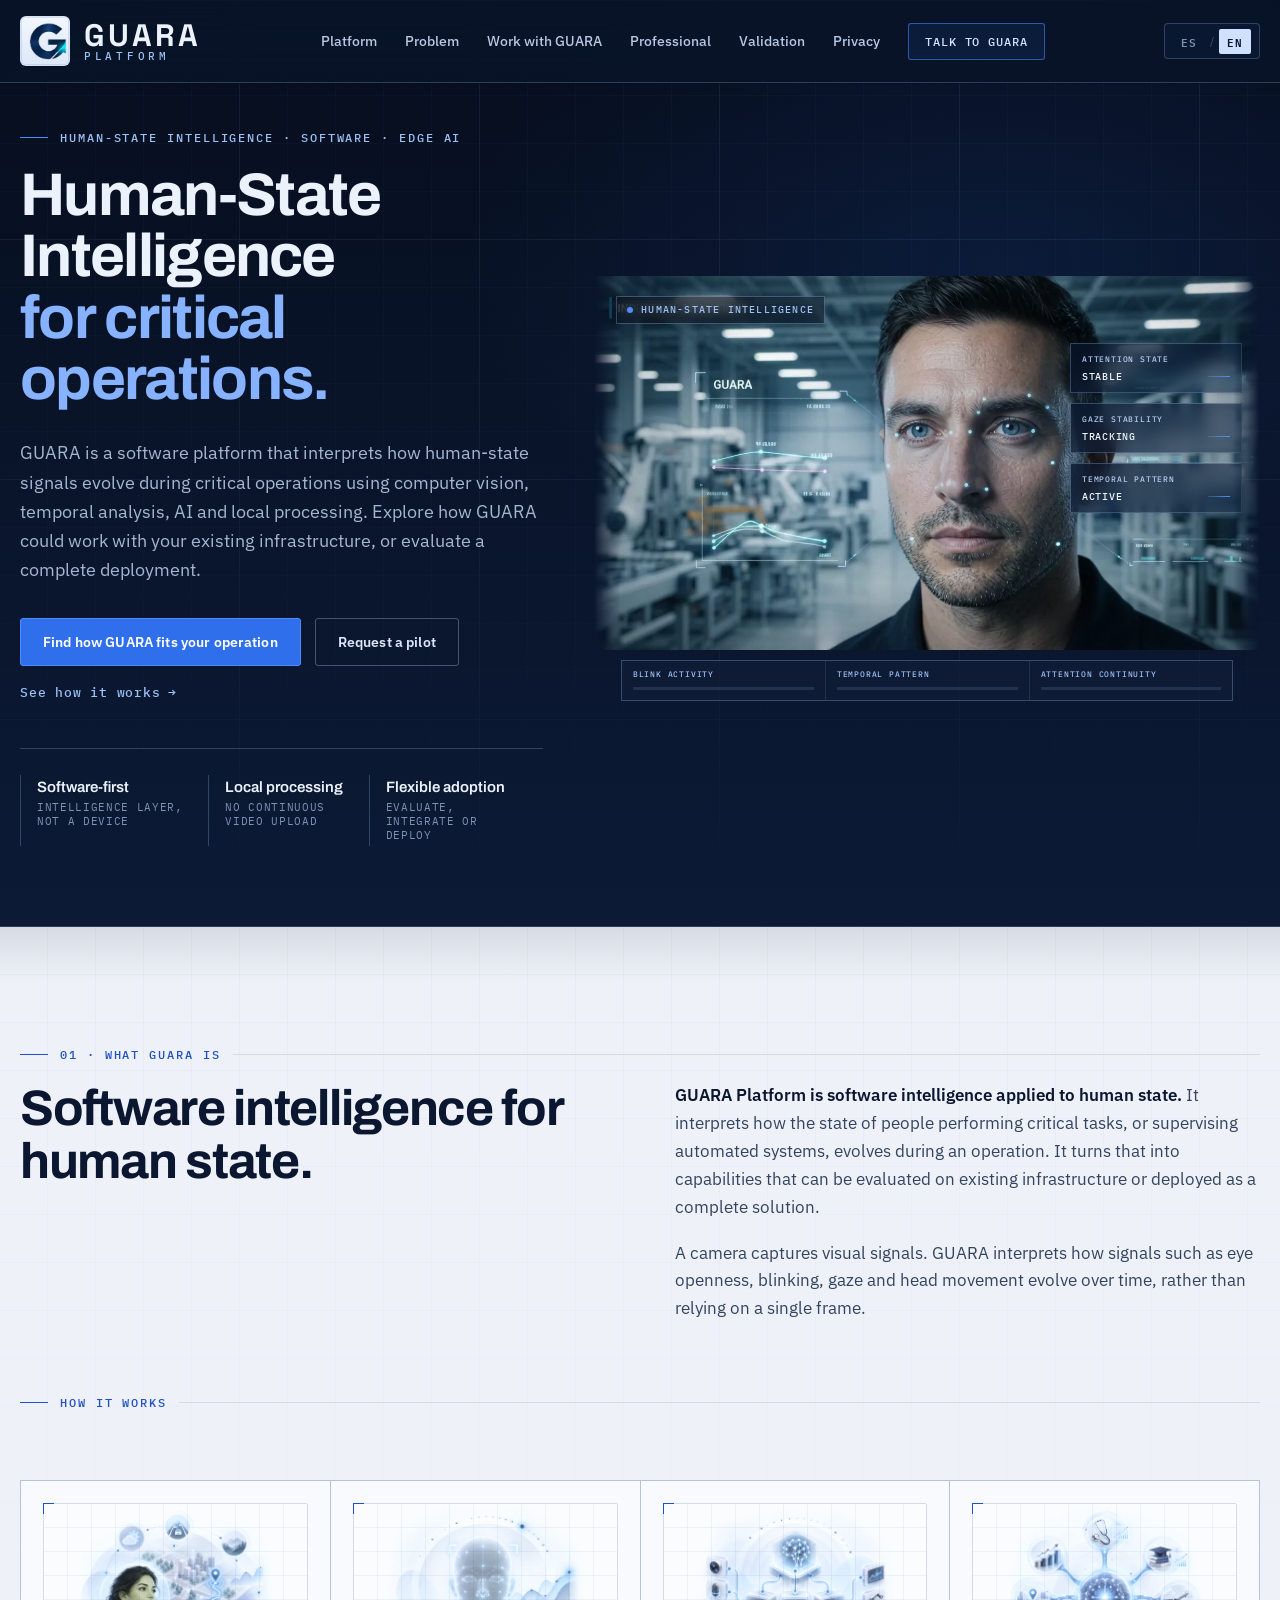
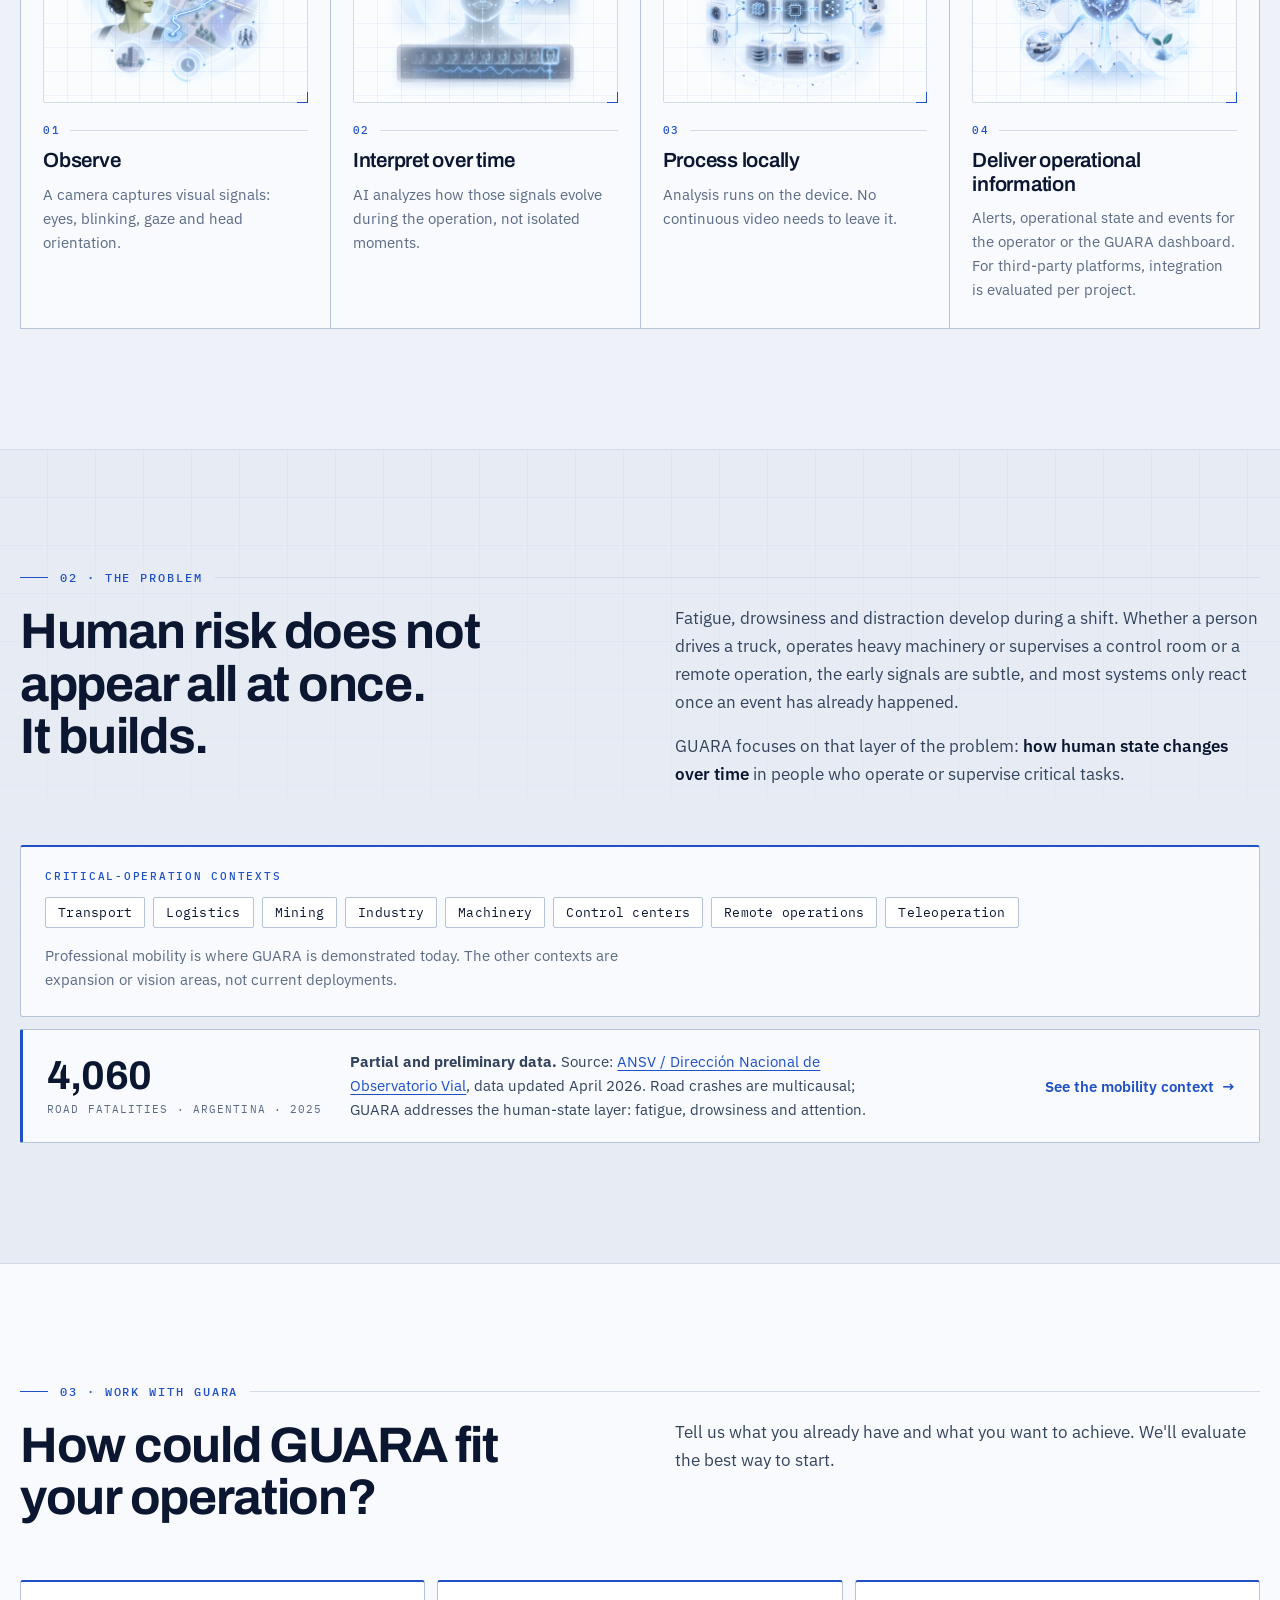
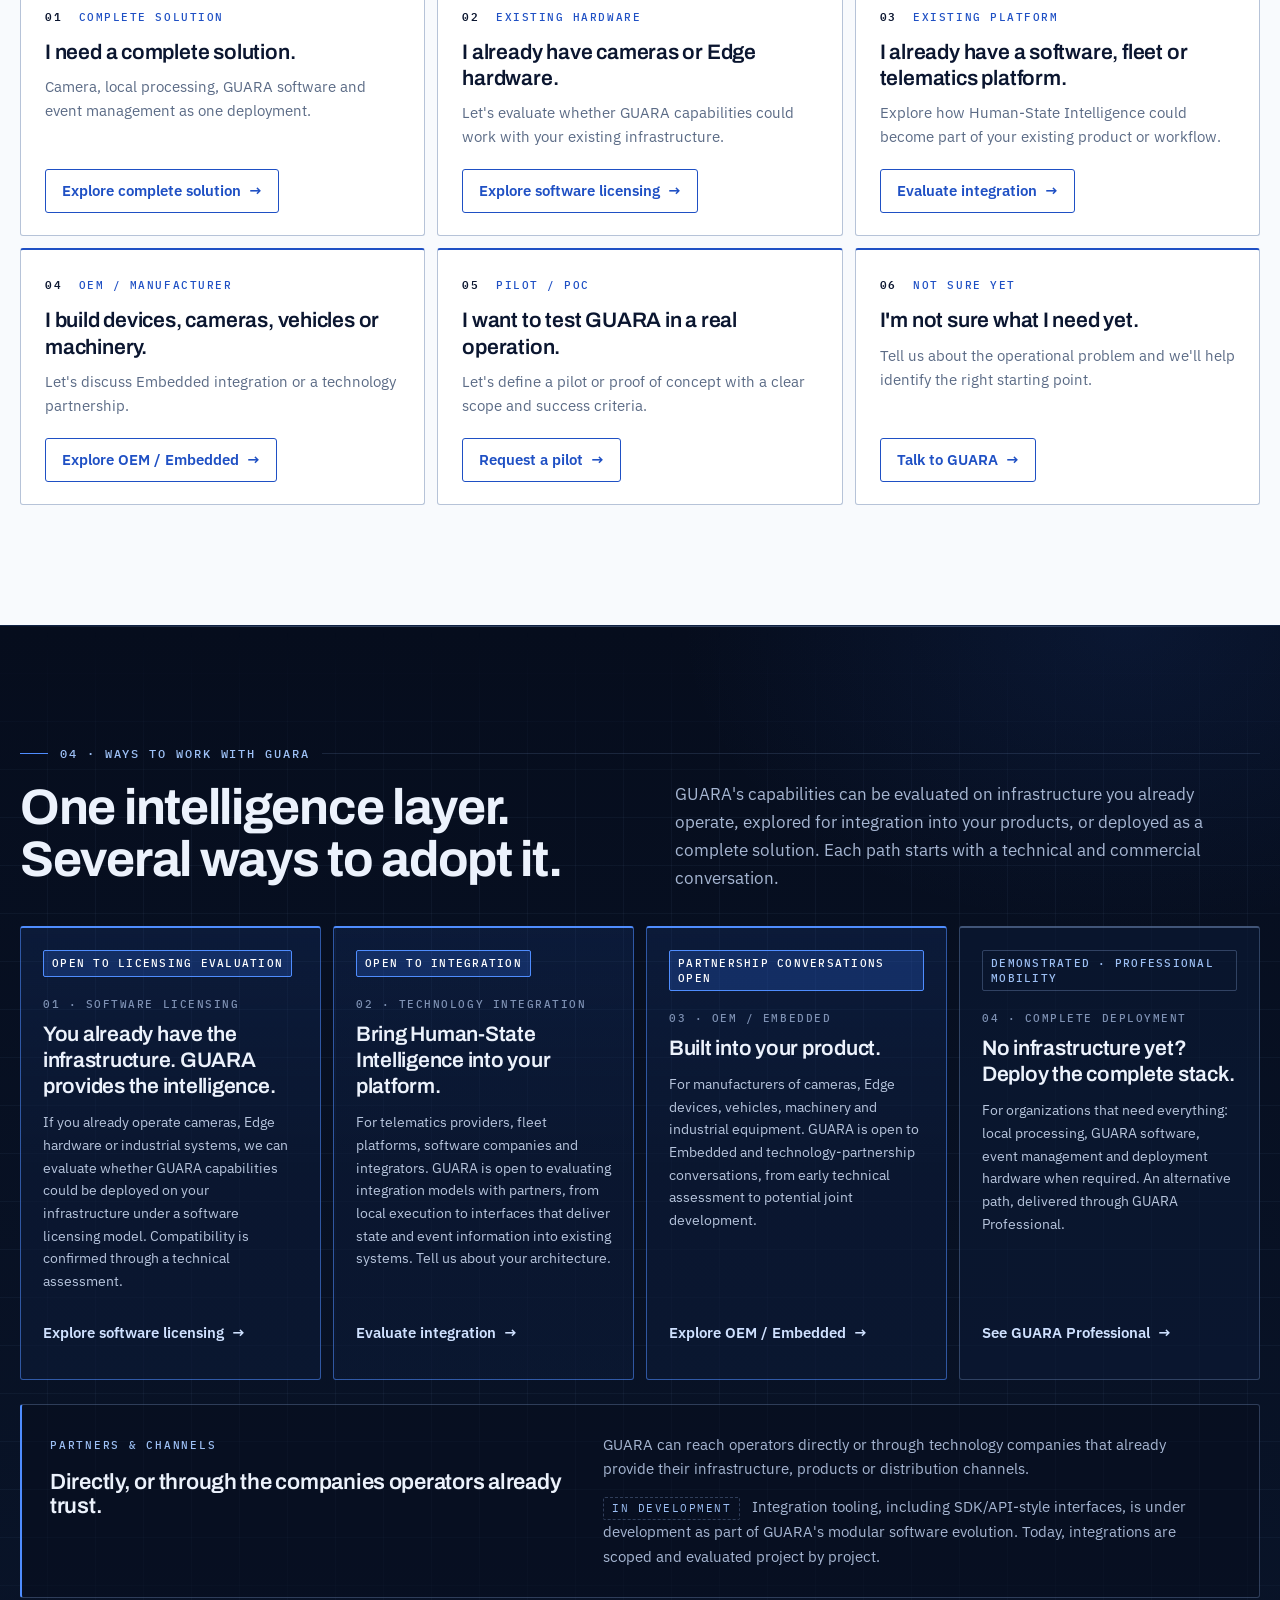
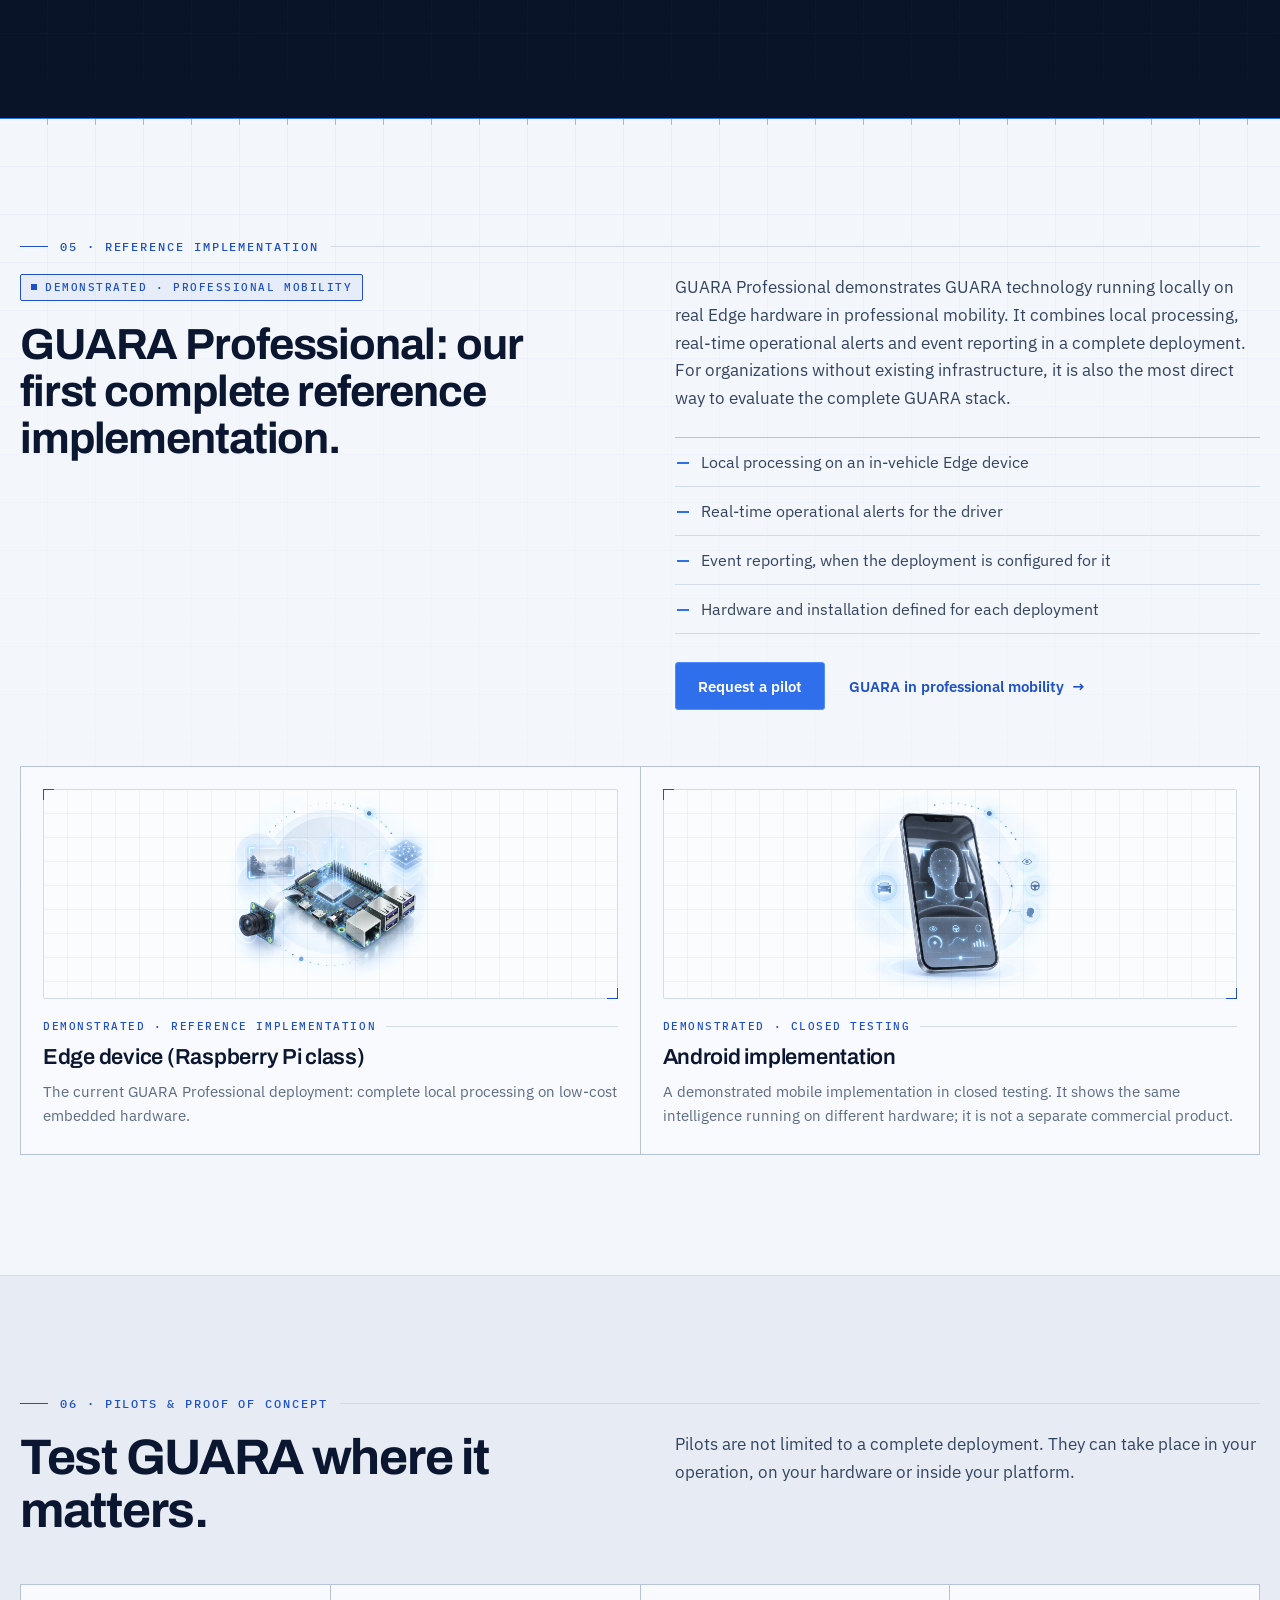
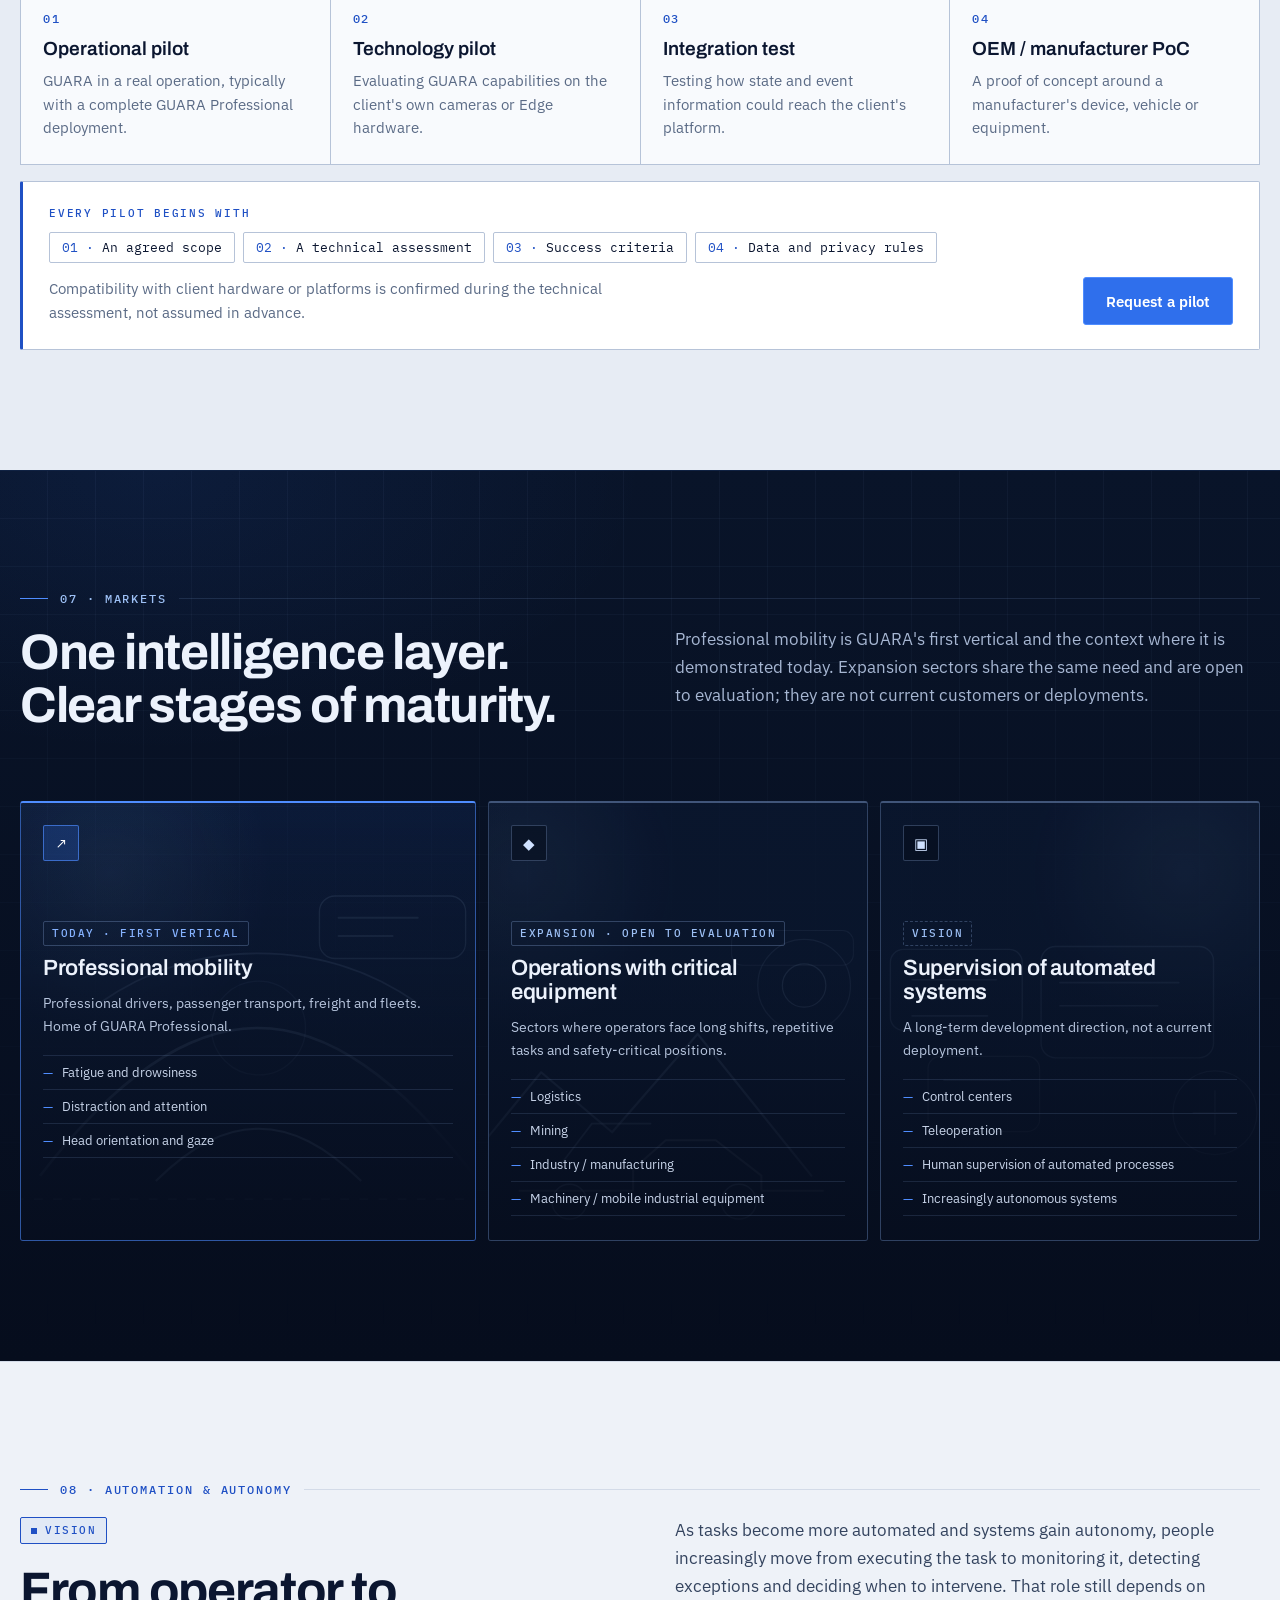
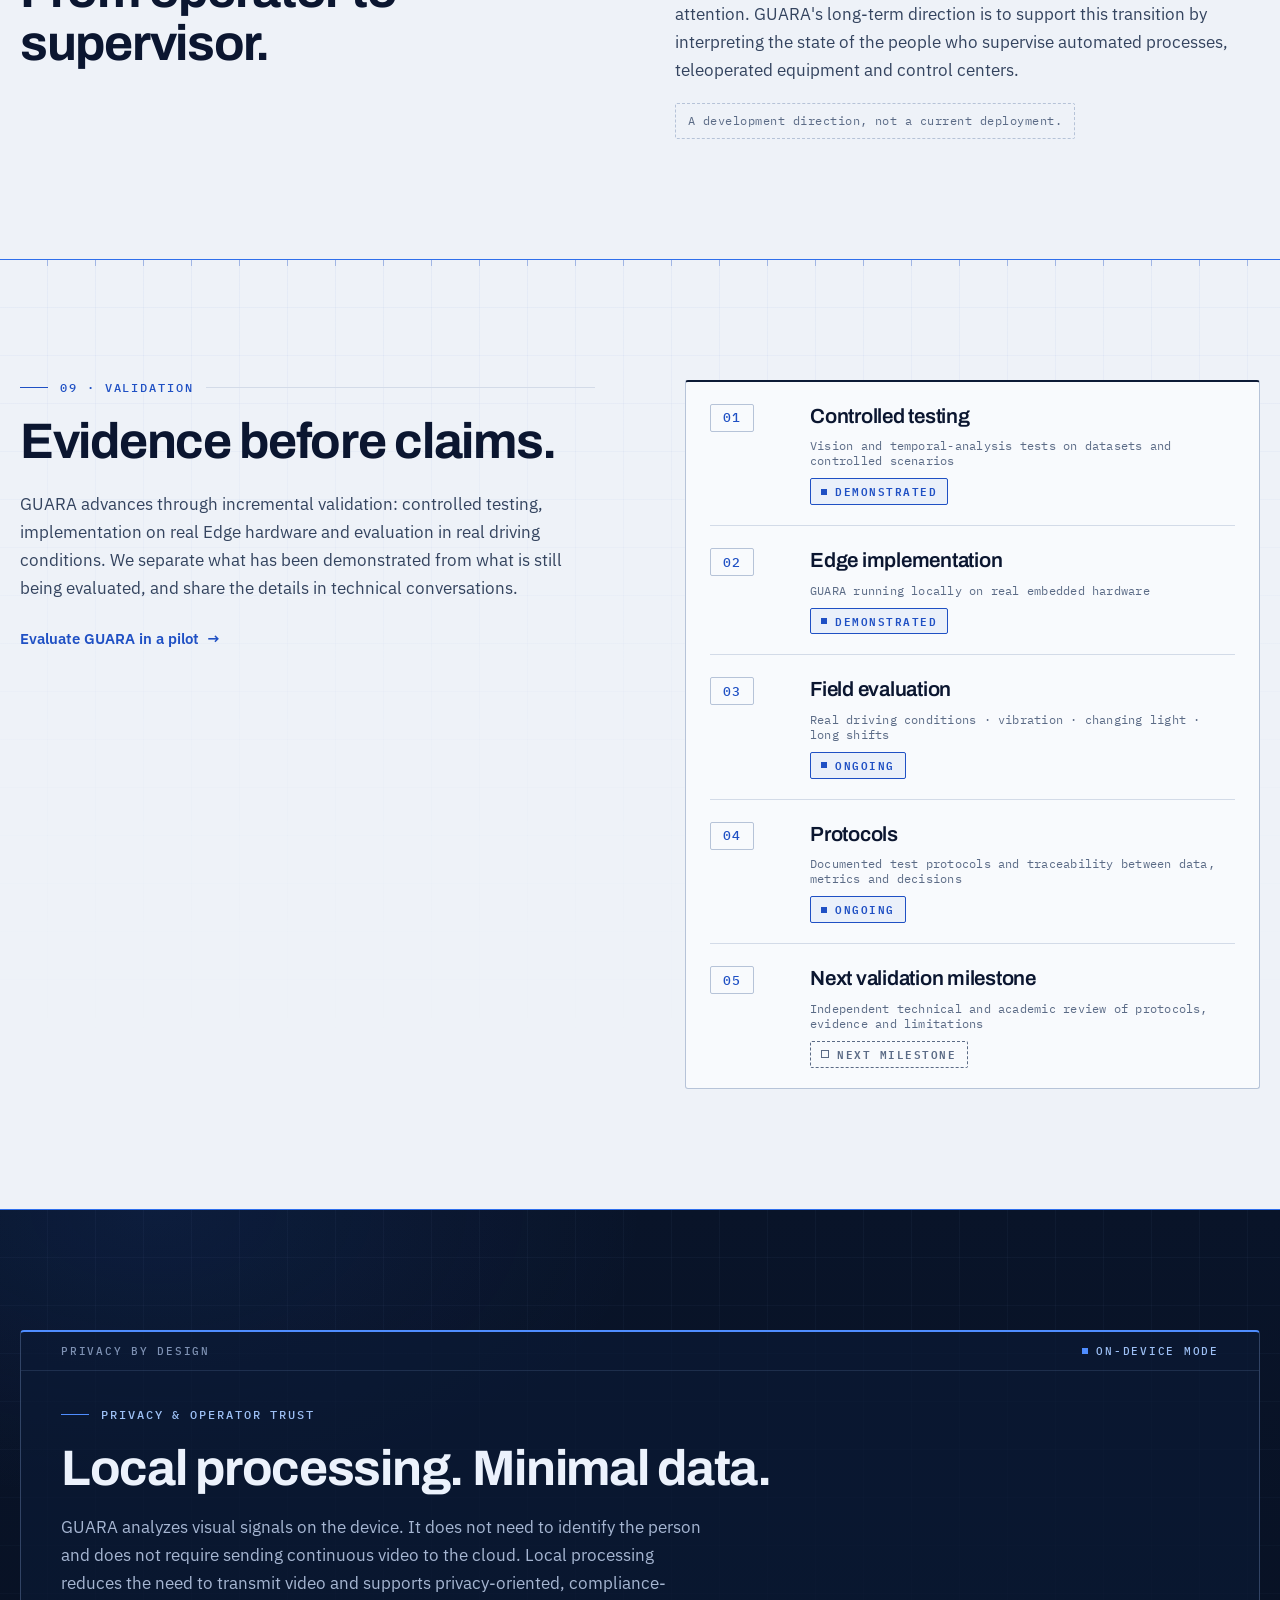
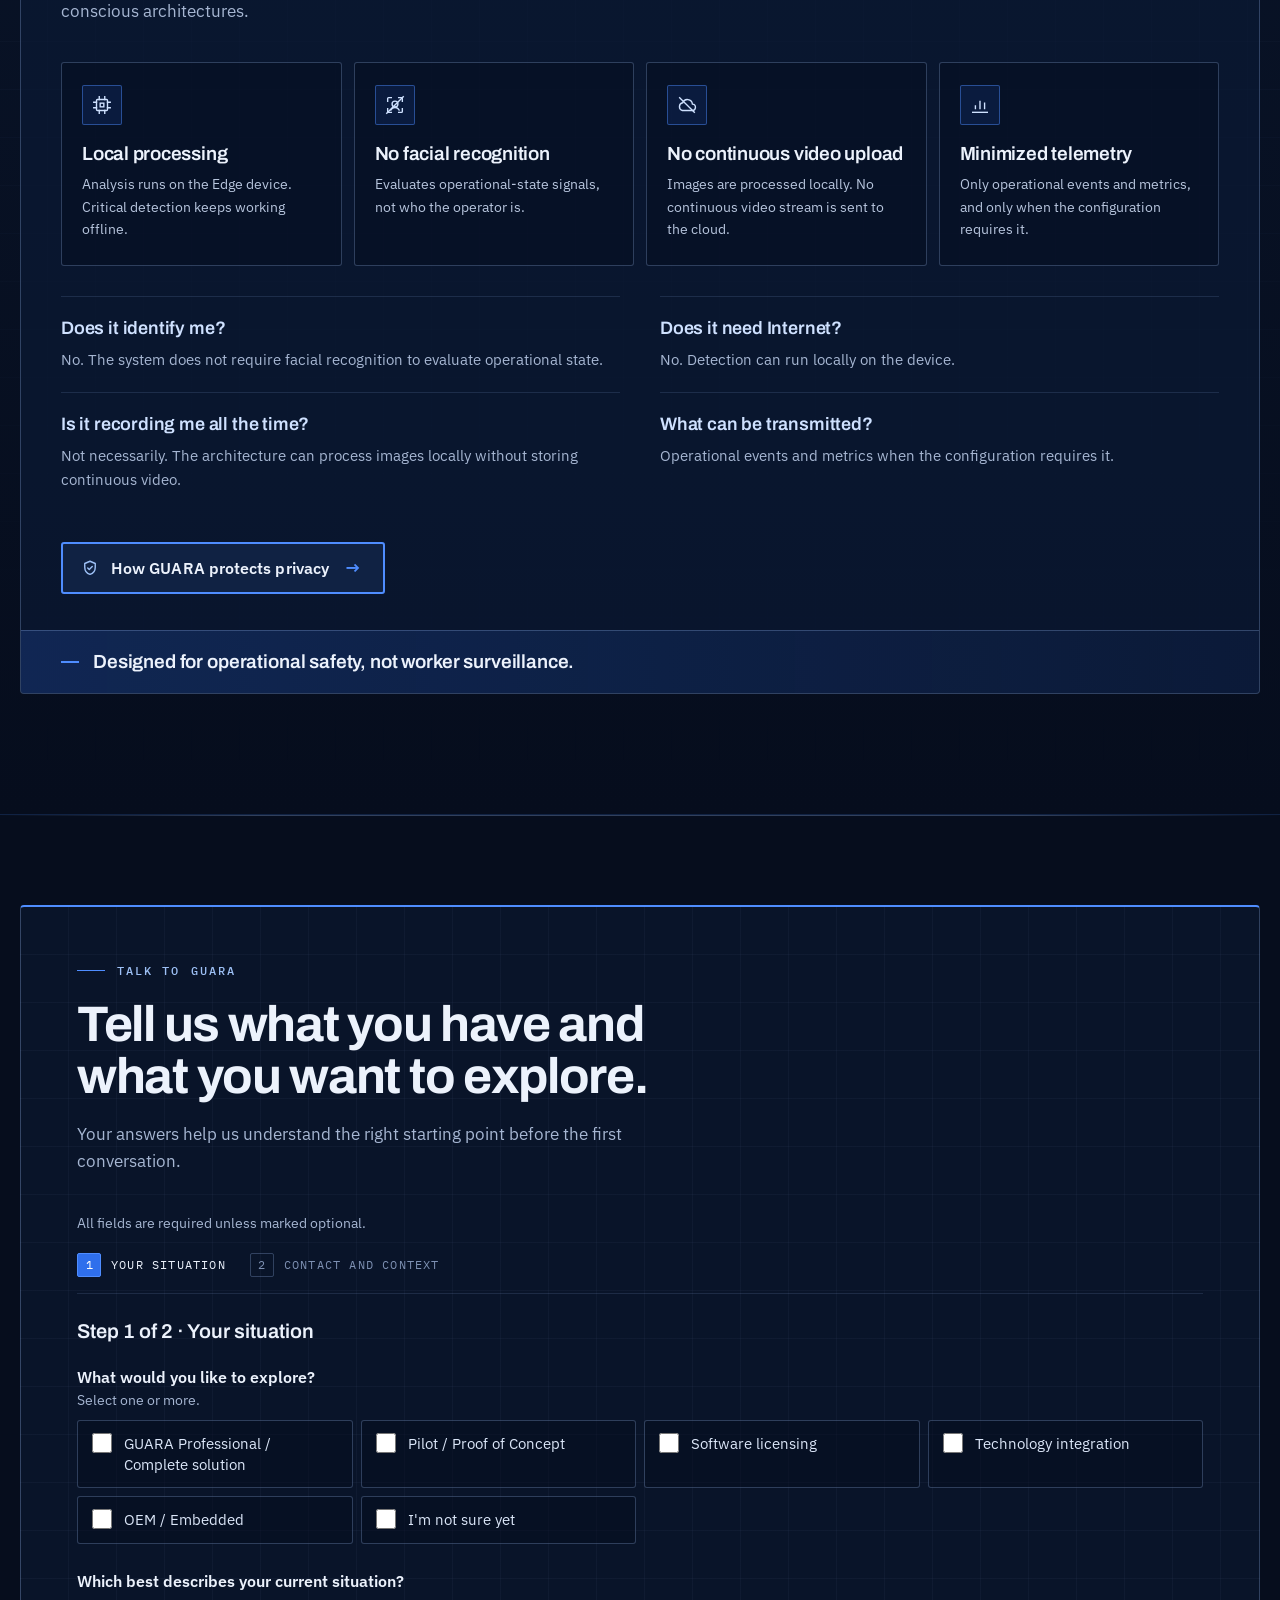
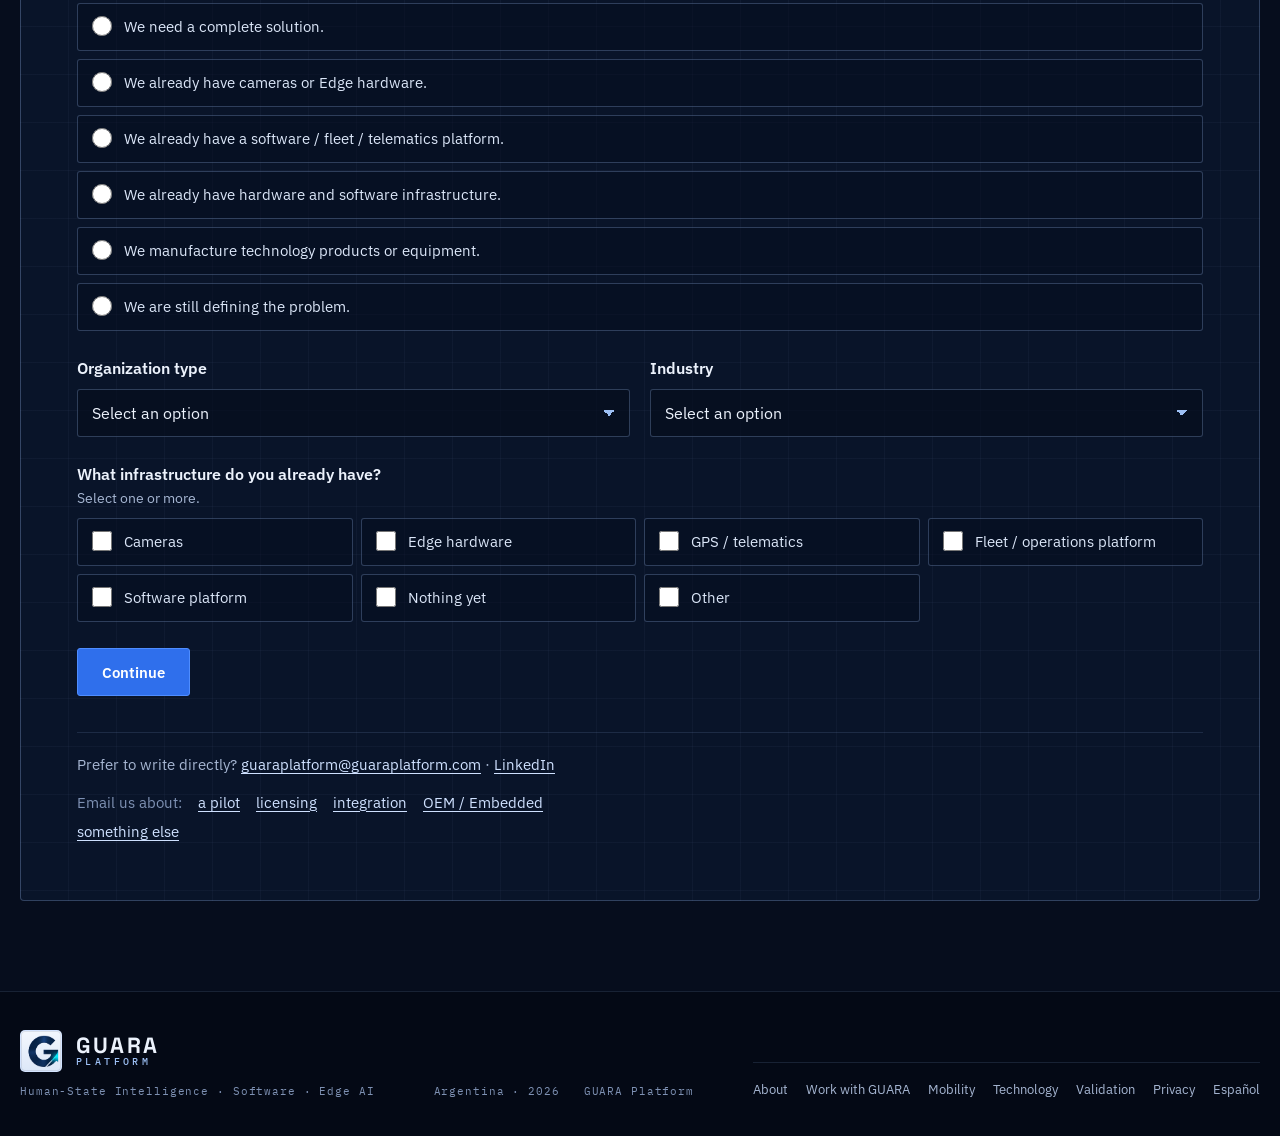
<file: index.html>
<!DOCTYPE html>

<html lang="en">
<head>
<meta charset="utf-8"/>
<meta content="width=device-width, initial-scale=1.0" name="viewport"/>
<title>GUARA Platform | Human-State Intelligence Software for Critical Operations</title>
<link href="https://fonts.googleapis.com" rel="preconnect"/>
<link crossorigin="" href="https://fonts.gstatic.com" rel="preconnect"/>
<link href="https://fonts.googleapis.com/css2?family=Archivo:wght@500;600;700;800&amp;family=IBM+Plex+Mono:wght@400;500;600&amp;family=IBM+Plex+Sans:wght@400;500;600;700&amp;family=Inter:wght@400;500;600;700;800&amp;family=Space+Grotesk:wght@500;600;700&amp;display=swap" rel="stylesheet"/>
<link href="/styles.v40.css" rel="stylesheet"/><noscript><style>.reveal,.staged-validation .validation-title,.staged-validation .validation-meta,#validacion .v36-milestones .v36-status{opacity:1!important;transform:none!important}</style></noscript><meta content="GUARA Platform is Human-State Intelligence software for critical operations, built on computer vision, temporal analysis, AI and local processing. Explore licensing, integration, OEM / Embedded, pilots or a complete deployment." name="description"/><meta content="index, follow, max-image-preview:large, max-snippet:-1, max-video-preview:-1" name="robots"/><meta content="#091429" name="theme-color"/><link href="https://guaraplatform.com/" rel="canonical"/><link href="/assets/favicon-64.png" rel="icon" type="image/png"/><meta content="website" property="og:type"/><meta content="GUARA Platform" property="og:site_name"/><meta content="GUARA Platform | Human-State Intelligence Software for Critical Operations" property="og:title"/><meta content="Human-State Intelligence software for critical operations: computer vision, temporal analysis, AI and local processing. Explore licensing, integration, OEM / Embedded, pilots or a complete deployment." property="og:description"/><meta content="https://guaraplatform.com/" property="og:url"/><meta content="https://guaraplatform.com/assets/og-guara-platform.jpg" property="og:image"/><meta content="en_US" property="og:locale"/><meta content="summary_large_image" name="twitter:card"/><meta content="GUARA Platform | Human-State Intelligence Software for Critical Operations" name="twitter:title"/><meta content="Human-State Intelligence software for critical operations: computer vision, temporal analysis, AI and local processing. Explore licensing, integration, OEM / Embedded, pilots or a complete deployment." name="twitter:description"/><meta content="https://guaraplatform.com/assets/og-guara-platform.jpg" name="twitter:image"/><link href="https://guaraplatform.com/" hreflang="en" rel="alternate"/><link href="https://guaraplatform.com/es/" hreflang="es" rel="alternate"/><link href="https://guaraplatform.com/" hreflang="x-default" rel="alternate"/><meta content="GUARA Platform" name="author"/><meta content="GUARA Platform" name="application-name"/><meta content="es_AR" property="og:locale:alternate"/><link href="/site.webmanifest" rel="manifest"/><script type="application/ld+json">{"@context":"https://schema.org","@graph":[{"@type":"Organization","@id":"https://guaraplatform.com/#organization","name":"GUARA Platform","url":"https://guaraplatform.com/","logo":{"@type":"ImageObject","url":"https://guaraplatform.com/assets/guara-platform-logo-official.png"},"description":"Software platform for Human-State Intelligence in critical operations. GUARA interprets how human-state signals evolve over time using computer vision, temporal analysis, AI and local processing, and is open to software licensing, technology integration, OEM / Embedded partnerships, pilots and complete deployments.","sameAs":["https://linkedin.com/in/diegopedraza-seguridad"],"email":"guaraplatform@guaraplatform.com"},{"@type":"WebSite","@id":"https://guaraplatform.com/#website","url":"https://guaraplatform.com/","name":"GUARA Platform","publisher":{"@id":"https://guaraplatform.com/#organization"},"inLanguage":["en","es"]},{"@type":"WebPage","@id":"https://guaraplatform.com/#webpage","url":"https://guaraplatform.com/","name":"GUARA Platform | Human-State Intelligence Software for Critical Operations","isPartOf":{"@id":"https://guaraplatform.com/#website"},"about":{"@id":"https://guaraplatform.com/#organization"},"inLanguage":"en","dateModified":"2026-10-06"},{"@type":"VideoObject","@id":"https://guaraplatform.com/#demo-video","name":"GUARA Platform Human-State Intelligence overview","description":"Cinematic overview illustrating GUARA Platform Human-State Intelligence across multiple critical operational contexts, including industry, monitoring, mining, professional mobility, critical control and automation supervision.","thumbnailUrl":["https://guaraplatform.com/assets/hero/guara-human-state-hero-poster.webp"],"contentUrl":"https://guaraplatform.com/assets/hero/guara-human-state-hero.mp4","uploadDate":"2026-09-18","duration":"PT10S","isFamilyFriendly":true,"publisher":{"@id":"https://guaraplatform.com/#organization"}}]}</script></head>
<body><noscript>GUARA Platform works best with JavaScript enabled. Core information remains available on this page.</noscript>
<div class="noise"></div>
<header class="nav-wrap">
<nav class="nav container">
<a translate="no" aria-label="GUARA Platform" class="brand brand-tech" href="#inicio">
<span aria-hidden="true" class="brand-glyph brand-glyph-official"><img alt="" class="brand-glyph-img" src="/assets/guara-g-official.png"/></span>
<span class="brand-stack">
<span class="brand-main">GUARA</span>
<span class="brand-sub">Platform</span>
<span aria-hidden="true" class="brand-flare"></span>
<span aria-hidden="true" class="brand-spark spark-1"></span>
<span aria-hidden="true" class="brand-spark spark-2"></span>
<span aria-hidden="true" class="brand-spark spark-3"></span>
</span>
</a>
<div class="nav-links" id="navLinks">
<a href="#plataforma">Platform</a>
<a href="#problema">Problem</a>
<a href="#adopcion">Work with <bdi translate="no">GUARA</bdi></a>
<a href="#professional">Professional</a>
<a href="#validacion">Validation</a>
<a href="#privacy">Privacy</a>
<a class="nav-cta" href="#contacto" data-intent="general"><bdi>Talk to <bdi translate="no">GUARA</bdi></bdi></a>
</div>
<div class="nav-actions">
<div aria-label="Language / Idioma" class="lang-switch" id="langSwitch" role="group"><button aria-pressed="false" class="lang-btn" data-lang="es" title="Español" type="button">ES</button><span aria-hidden="true" class="lang-divider">/</span><button aria-pressed="true" class="lang-btn active" data-lang="en" title="English" type="button">EN</button></div>
<button aria-controls="navLinks" aria-expanded="false" aria-label="Open menu" class="menu-btn" id="menuBtn" type="button"><span aria-hidden="true" class="menu-icon"></span></button>
</div>
</nav>
</header>
<main>
<section class="hero" id="inicio">
<div class="container hero-grid">
<div class="hero-copy reveal">
<div class="eyebrow">HUMAN-STATE INTELLIGENCE · SOFTWARE · EDGE AI</div>
<h1>
            Human-State Intelligence
            <span>for critical operations.</span>
          </h1>
<p class="hero-lead">
            <bdi translate="no">GUARA</bdi> is a software platform that interprets how human-state signals evolve during critical operations using computer vision, temporal analysis, AI and local processing. Explore how <bdi translate="no">GUARA</bdi> could work with your existing infrastructure, or evaluate a complete deployment.
          </p>
<div class="hero-actions">
<a class="btn btn-primary" href="#adopcion"><bdi>Find how <bdi translate="no">GUARA</bdi> fits your operation</bdi></a>
<a class="btn btn-secondary" href="#contacto" data-intent="pilot">Request a pilot</a>
</div>
<a class="hero-textlink" href="#plataforma">See how it works <span aria-hidden="true">→</span></a>
<div class="hero-proof">
<div>
<strong>Software-first</strong>
<span>Intelligence layer, not a device</span>
</div>
<div>
<strong>Local processing</strong>
<span>No continuous video upload</span>
</div>
<div>
<strong>Flexible adoption</strong>
<span>Evaluate, integrate or deploy</span>
</div>
</div>
</div>
<div aria-hidden="true" class="hero-visual hero-cinematic reveal reveal-delay">
<div class="hero-video-shell">
<video autoplay="" class="hero-video" height="720" loop="" muted="" playsinline="" poster="/assets/hero/guara-human-state-hero-poster.webp" preload="metadata" width="1280">
<source src="/assets/hero/guara-human-state-hero.mp4" type="video/mp4"/>
</video>
<i class="hero-telemetry-scan"></i>
<div class="hero-telemetry-context"><i></i><b>Human-State Intelligence</b></div>
<dl class="hero-telemetry-metrics">
<div class="hero-telemetry-metric"><dt>Attention state</dt><dd>Stable</dd></div>
<div class="hero-telemetry-metric"><dt>Gaze stability</dt><dd>Tracking</dd></div>
<div class="hero-telemetry-metric"><dt>Temporal pattern</dt><dd>Active</dd></div>
</dl>
</div>
<div class="hero-telemetry-strip">
<div class="hero-telemetry-channel"><span>Blink activity</span><i class="hero-telemetry-trace"></i></div>
<div class="hero-telemetry-channel"><span>Temporal pattern</span><i class="hero-telemetry-trace"></i></div>
<div class="hero-telemetry-channel"><span>Attention continuity</span><i class="hero-telemetry-trace"></i></div>
</div>
</div>
</div>
</section>
<section class="section intro" id="plataforma">
<div class="container">
<div class="section-kicker"><bdi>01 · WHAT <bdi translate="no">GUARA</bdi> IS</bdi></div>
<div class="split platform-intro">
<div class="reveal">
<h2>Software intelligence for human state.</h2>
</div>
<div class="reveal reveal-delay">
<div class="platform-copy">
<p class="section-text">
<strong><bdi translate="no">GUARA Platform</bdi> is software intelligence applied to human state.</strong>
                It interprets how the state of people performing critical tasks, or supervising automated systems, evolves during an operation. It turns that into capabilities that can be evaluated on existing infrastructure or deployed as a complete solution.
              </p>
<p class="section-text">
                A camera captures visual signals. <bdi translate="no">GUARA</bdi> interprets how signals such as eye openness, blinking, gaze and head movement evolve over time, rather than relying on a single frame.
              </p>
</div>
</div>
</div>
<span aria-hidden="true" class="v36-anchor" id="tecnologia"></span>
<div class="v36-subhead reveal"><span>HOW IT WORKS</span></div>
<ol class="feature-grid platform-capabilities v36-steps">
<li class="feature-card reveal cap-context with-real-illustration"><div class="real-illustration-wrap"><picture><source srcset="/assets/operational-context-800.webp" type="image/webp"/><img alt="" class="real-illustration" decoding="async" height="1254" loading="lazy" src="/assets/operational-context.png" width="1254"/></picture></div>
<span class="card-number">01</span>
<h3>Observe</h3>
<p>A camera captures visual signals: eyes, blinking, gaze and head orientation.</p>
</li>
<li class="feature-card reveal cap-reading with-real-illustration"><div class="real-illustration-wrap"><picture><source srcset="/assets/continuous-reading-800.webp" type="image/webp"/><img alt="" class="real-illustration" decoding="async" height="1254" loading="lazy" src="/assets/continuous-reading.png" width="1254"/></picture></div>
<span class="card-number">02</span>
<h3>Interpret over time</h3>
<p>AI analyzes how those signals evolve during the operation, not isolated moments.</p>
</li>
<li class="feature-card reveal cap-modular with-real-illustration"><div class="real-illustration-wrap"><picture><source srcset="/assets/modular-architecture-800.webp" type="image/webp"/><img alt="" class="real-illustration" decoding="async" height="1254" loading="lazy" src="/assets/modular-architecture.png" width="1254"/></picture></div>
<span class="card-number">03</span>
<h3>Process locally</h3>
<p>Analysis runs on the device. No continuous video needs to leave it.</p>
</li>
<li class="feature-card reveal cap-adaptive with-real-illustration"><div class="real-illustration-wrap"><picture><source srcset="/assets/adaptive-intelligence-800.webp" type="image/webp"/><img alt="" class="real-illustration" decoding="async" height="1254" loading="lazy" src="/assets/adaptive-intelligence.png" width="1254"/></picture></div>
<span class="card-number">04</span>
<h3>Deliver operational information</h3>
<p>Alerts, operational state and events for the operator or the <bdi translate="no">GUARA</bdi> dashboard. For third-party platforms, integration is evaluated per project.</p>
</li>
</ol>
</div>
</section>
<section class="section problem-section" id="problema">
<div class="container">
<div class="section-kicker">02 · THE PROBLEM</div>
<div class="split problem-intro">
<div class="reveal">
<h2>Human risk does not appear all at once.<br/>It builds.</h2>
</div>
<div class="reveal reveal-delay">
<div class="problem-copy">
<p class="section-text">
                Fatigue, drowsiness and distraction develop during a shift. Whether a person drives a truck, operates heavy machinery or supervises a control room or a remote operation, the early signals are subtle, and most systems only react once an event has already happened.
              </p>
<p class="section-text">
                <bdi translate="no">GUARA</bdi> focuses on that layer of the problem: <strong>how human state changes over time</strong> in people who operate or supervise critical tasks.
              </p>
</div>
</div>
</div>
<div class="v36-contexts reveal">
<span class="v36-contexts-label">CRITICAL-OPERATION CONTEXTS</span>
<ul>
<li>Transport</li>
<li>Logistics</li>
<li>Mining</li>
<li>Industry</li>
<li>Machinery</li>
<li>Control centers</li>
<li>Remote operations</li>
<li>Teleoperation</li>
</ul>
<p>Professional mobility is where <bdi translate="no">GUARA</bdi> is demonstrated today. The other contexts are expansion or vision areas, not current deployments.</p>
</div>
<div class="v36-proof reveal">
<div class="v36-proof-figure"><strong>4,060</strong><span>road fatalities · Argentina · 2025</span></div>
<p><strong>Partial and preliminary data.</strong> Source: <a href="https://www.argentina.gob.ar/sites/default/files/2025/06/informe_preliminar_de_siniestralidad_fatal_2025_abril_2026.pdf" rel="noopener noreferrer" target="_blank">ANSV / Dirección Nacional de Observatorio Vial</a>, data updated April 2026. Road crashes are multicausal; <bdi translate="no">GUARA</bdi> addresses the human-state layer: fatigue, drowsiness and attention.</p>
<a class="v36-link" href="/mobility/">See the mobility context <span aria-hidden="true">→</span></a>
</div>
</div>
</section>
<section class="section v36-adoption" id="adopcion">
<div class="container">
<div class="section-kicker"><bdi>03 · WORK WITH <bdi translate="no">GUARA</bdi></bdi></div>
<div class="split">
<div class="reveal">
<h2>How could <bdi translate="no">GUARA</bdi> fit your operation?</h2>
</div>
<div class="reveal reveal-delay">
<p class="section-text">Tell us what you already have and what you want to achieve. We'll evaluate the best way to start.</p>
</div>
</div>
<ul class="v36-paths">
<li class="v36-path reveal">
<span class="v36-path-tag"><b>01</b> COMPLETE SOLUTION</span>
<h3>I need a complete solution.</h3>
<p>Camera, local processing, <bdi translate="no">GUARA</bdi> software and event management as one deployment.</p>
<a class="v36-path-cta" href="#professional" data-intent="professional">Explore complete solution <span aria-hidden="true">→</span></a>
</li>
<li class="v36-path reveal">
<span class="v36-path-tag"><b>02</b> EXISTING HARDWARE</span>
<h3>I already have cameras or Edge hardware.</h3>
<p>Let's evaluate whether <bdi translate="no">GUARA</bdi> capabilities could work with your existing infrastructure.</p>
<a class="v36-path-cta" href="#licenciamiento" data-intent="licensing">Explore software licensing <span aria-hidden="true">→</span></a>
</li>
<li class="v36-path reveal">
<span class="v36-path-tag"><b>03</b> EXISTING PLATFORM</span>
<h3>I already have a software, fleet or telematics platform.</h3>
<p>Explore how Human-State Intelligence could become part of your existing product or workflow.</p>
<a class="v36-path-cta" href="#integracion-tecnologica" data-intent="integration">Evaluate integration <span aria-hidden="true">→</span></a>
</li>
<li class="v36-path reveal">
<span class="v36-path-tag"><b>04</b> OEM / MANUFACTURER</span>
<h3>I build devices, cameras, vehicles or machinery.</h3>
<p>Let's discuss Embedded integration or a technology partnership.</p>
<a class="v36-path-cta" href="#oem" data-intent="oem">Explore OEM / Embedded <span aria-hidden="true">→</span></a>
</li>
<li class="v36-path reveal">
<span class="v36-path-tag"><b>05</b> PILOT / POC</span>
<h3>I want to test <bdi translate="no">GUARA</bdi> in a real operation.</h3>
<p>Let's define a pilot or proof of concept with a clear scope and success criteria.</p>
<a class="v36-path-cta" href="#pilotos" data-intent="pilot">Request a pilot <span aria-hidden="true">→</span></a>
</li>
<li class="v36-path reveal">
<span class="v36-path-tag"><b>06</b> NOT SURE YET</span>
<h3>I'm not sure what I need yet.</h3>
<p>Tell us about the operational problem and we'll help identify the right starting point.</p>
<a class="v36-path-cta" href="#contacto" data-intent="general"><bdi>Talk to <bdi translate="no">GUARA</bdi></bdi> <span aria-hidden="true">→</span></a>
</li>
</ul>
</div>
</section>
<section class="section integration-section" id="integracion">
<div class="container">
<div class="section-kicker"><bdi>04 · WAYS TO WORK WITH <bdi translate="no">GUARA</bdi></bdi></div>
<div class="split integration-intro">
<div class="reveal">
<h2>One intelligence layer. Several ways to adopt it.</h2>
</div>
<div class="reveal reveal-delay">
<p class="section-text">
              <bdi translate="no">GUARA</bdi>'s capabilities can be evaluated on infrastructure you already operate, explored for integration into your products, or deployed as a complete solution. Each path starts with a technical and commercial conversation.
            </p>
</div>
</div>
<div class="integration-grid v36-models">
<article class="integration-card reveal" id="licenciamiento">
<span class="integration-tag active-roadmap">OPEN TO LICENSING EVALUATION</span>
<span class="v36-model-kicker">01 · SOFTWARE LICENSING</span>
<h3>You already have the infrastructure. <bdi translate="no">GUARA</bdi> provides the intelligence.</h3>
<p>If you already operate cameras, Edge hardware or industrial systems, we can evaluate whether <bdi translate="no">GUARA</bdi> capabilities could be deployed on your infrastructure under a software licensing model. Compatibility is confirmed through a technical assessment.</p>
<a class="v36-card-link" href="#contacto" data-intent="licensing">Explore software licensing <span aria-hidden="true">→</span></a>
</article>
<article class="integration-card reveal" id="integracion-tecnologica">
<span class="integration-tag active-roadmap">OPEN TO INTEGRATION</span>
<span class="v36-model-kicker">02 · TECHNOLOGY INTEGRATION</span>
<h3>Bring Human-State Intelligence into your platform.</h3>
<p>For telematics providers, fleet platforms, software companies and integrators. <bdi translate="no">GUARA</bdi> is open to evaluating integration models with partners, from local execution to interfaces that deliver state and event information into existing systems. Tell us about your architecture.</p>
<a class="v36-card-link" href="#contacto" data-intent="integration">Evaluate integration <span aria-hidden="true">→</span></a>
</article>
<article class="integration-card reveal" id="oem">
<span class="integration-tag active-roadmap">PARTNERSHIP CONVERSATIONS OPEN</span>
<span class="v36-model-kicker">03 · OEM / EMBEDDED</span>
<h3>Built into your product.</h3>
<p>For manufacturers of cameras, Edge devices, vehicles, machinery and industrial equipment. <bdi translate="no">GUARA</bdi> is open to Embedded and technology-partnership conversations, from early technical assessment to potential joint development.</p>
<a class="v36-card-link" href="#contacto" data-intent="oem">Explore OEM / Embedded <span aria-hidden="true">→</span></a>
</article>
<article class="integration-card reveal">
<span class="integration-tag">DEMONSTRATED · PROFESSIONAL MOBILITY</span>
<span class="v36-model-kicker">04 · COMPLETE DEPLOYMENT</span>
<h3>No infrastructure yet? Deploy the complete stack.</h3>
<p>For organizations that need everything: local processing, <bdi translate="no">GUARA</bdi> software, event management and deployment hardware when required. An alternative path, delivered through <bdi translate="no">GUARA Professional</bdi>.</p>
<a class="v36-card-link" href="#professional" data-intent="professional"><bdi>See <bdi translate="no">GUARA Professional</bdi></bdi> <span aria-hidden="true">→</span></a>
</article>
</div>
<div class="integration-note reveal">
<div>
<span class="mini-kicker">PARTNERS &amp; CHANNELS</span>
<h3>Directly, or through the companies operators already trust.</h3>
</div>
<div>
<p><bdi translate="no">GUARA</bdi> can reach operators directly or through technology companies that already provide their infrastructure, products or distribution channels.</p>
<p class="v36-dev-note"><span>IN DEVELOPMENT</span> Integration tooling, including SDK/API-style interfaces, is under development as part of <bdi translate="no">GUARA</bdi>'s modular software evolution. Today, integrations are scoped and evaluated project by project.</p>
</div>
</div>
</div>
</section>
<section class="section v36-professional" id="professional">
<div class="container">
<div class="section-kicker">05 · REFERENCE IMPLEMENTATION</div>
<div class="split">
<div class="reveal">
<span class="v36-status v36-status-ink">DEMONSTRATED · PROFESSIONAL MOBILITY</span>
<h2><bdi translate="no">GUARA Professional</bdi>: our first complete reference implementation.</h2>
</div>
<div class="reveal reveal-delay">
<p class="section-text"><bdi translate="no">GUARA Professional</bdi> demonstrates <bdi translate="no">GUARA</bdi> technology running locally on real Edge hardware in professional mobility. It combines local processing, real-time operational alerts and event reporting in a complete deployment. For organizations without existing infrastructure, it is also the most direct way to evaluate the complete <bdi translate="no">GUARA</bdi> stack.</p>
<ul class="v36-includes">
<li>Local processing on an in-vehicle Edge device</li>
<li>Real-time operational alerts for the driver</li>
<li>Event reporting, when the deployment is configured for it</li>
<li>Hardware and installation defined for each deployment</li>
</ul>
<div class="v36-actions">
<a class="btn btn-primary" href="#pilotos" data-intent="pilot">Request a pilot</a>
<a class="v36-link" href="/mobility/"><bdi><bdi translate="no">GUARA</bdi> in professional mobility</bdi> <span aria-hidden="true">→</span></a>
</div>
</div>
</div>
<div class="platforms v36-profiles">
<div class="platform-card reveal bg-raspberry with-real-illustration"><div class="real-illustration-wrap"><picture><source srcset="/assets/raspberry-pi-800.webp" type="image/webp"/><img alt="Raspberry Pi-class Edge device" class="real-illustration" decoding="async" height="1254" loading="lazy" src="/assets/raspberry-pi.png" width="1254"/></picture></div>
<span>DEMONSTRATED · REFERENCE IMPLEMENTATION</span>
<h3>Edge device (Raspberry Pi class)</h3>
<p>The current <bdi translate="no">GUARA Professional</bdi> deployment: complete local processing on low-cost embedded hardware.</p>
</div>
<div class="platform-card reveal bg-mobile with-real-illustration"><div class="real-illustration-wrap"><picture><source srcset="/assets/guara-mobile-800.webp" type="image/webp"/><img alt="Android mobile device" class="real-illustration" decoding="async" height="1254" loading="lazy" src="/assets/guara-mobile.png" width="1254"/></picture></div>
<span>DEMONSTRATED · CLOSED TESTING</span>
<h3>Android implementation</h3>
<p>A demonstrated mobile implementation in closed testing. It shows the same intelligence running on different hardware; it is not a separate commercial product.</p>
</div>
</div>
</div>
</section>
<section class="section v36-pilots" id="pilotos">
<div class="container">
<div class="section-kicker">06 · PILOTS &amp; PROOF OF CONCEPT</div>
<div class="split">
<div class="reveal">
<h2>Test <bdi translate="no">GUARA</bdi> where it matters.</h2>
</div>
<div class="reveal reveal-delay">
<p class="section-text">Pilots are not limited to a complete deployment. They can take place in your operation, on your hardware or inside your platform.</p>
</div>
</div>
<ul class="v36-pilot-types">
<li class="reveal"><span>01</span><h3>Operational pilot</h3><p><bdi translate="no">GUARA</bdi> in a real operation, typically with a complete <bdi translate="no">GUARA Professional</bdi> deployment.</p></li>
<li class="reveal"><span>02</span><h3>Technology pilot</h3><p>Evaluating <bdi translate="no">GUARA</bdi> capabilities on the client's own cameras or Edge hardware.</p></li>
<li class="reveal"><span>03</span><h3>Integration test</h3><p>Testing how state and event information could reach the client's platform.</p></li>
<li class="reveal"><span>04</span><h3>OEM / manufacturer PoC</h3><p>A proof of concept around a manufacturer's device, vehicle or equipment.</p></li>
</ul>
<div class="v36-pilot-start reveal">
<div>
<span class="mini-kicker">EVERY PILOT BEGINS WITH</span>
<ol>
<li>An agreed scope</li>
<li>A technical assessment</li>
<li>Success criteria</li>
<li>Data and privacy rules</li>
</ol>
<p>Compatibility with client hardware or platforms is confirmed during the technical assessment, not assumed in advance.</p>
</div>
<a class="btn btn-primary" href="#contacto" data-intent="pilot">Request a pilot</a>
</div>
</div>
</section>
<section class="section dark-block" id="verticales">
<div class="container">
<div class="section-kicker light">07 · MARKETS</div>
<div class="split">
<div class="reveal">
<h2>One intelligence layer.<br/>Clear stages of maturity.</h2>
</div>
<div class="reveal reveal-delay">
<p class="section-text muted">
              Professional mobility is <bdi translate="no">GUARA</bdi>'s first vertical and the context where it is demonstrated today. Expansion sectors share the same need and are open to evaluation; they are not current customers or deployments.
            </p>
</div>
</div>
<div class="vertical-grid v36-markets">
<article class="vertical-card active reveal bg-mobility">
<div class="vertical-icon">↗</div>
<span>TODAY · FIRST VERTICAL</span>
<h3>Professional mobility</h3>
<p>Professional drivers, passenger transport, freight and fleets. Home of <bdi translate="no">GUARA Professional</bdi>.</p>
<ul>
<li>Fatigue and drowsiness</li>
<li>Distraction and attention</li>
<li>Head orientation and gaze</li>
</ul>
</article>
<article class="vertical-card reveal bg-mining">
<div class="vertical-icon">◆</div>
<span>EXPANSION · OPEN TO EVALUATION</span>
<h3>Operations with critical equipment</h3>
<p>Sectors where operators face long shifts, repetitive tasks and safety-critical positions.</p>
<ul>
<li>Logistics</li>
<li>Mining</li>
<li>Industry / manufacturing</li>
<li>Machinery / mobile industrial equipment</li>
</ul>
</article>
<article class="vertical-card reveal bg-control">
<div class="vertical-icon">▣</div>
<span>VISION</span>
<h3>Supervision of automated systems</h3>
<p>A long-term development direction, not a current deployment.</p>
<ul>
<li>Control centers</li>
<li>Teleoperation</li>
<li>Human supervision of automated processes</li>
<li>Increasingly autonomous systems</li>
</ul>
</article>
</div>
</div>
</section>
<section class="section v36-vision" id="vision">
<div class="container">
<div class="section-kicker">08 · AUTOMATION &amp; AUTONOMY</div>
<div class="split">
<div class="reveal">
<span class="v36-status v36-status-ink">VISION</span>
<h2>From operator to supervisor.</h2>
</div>
<div class="reveal reveal-delay">
<p class="section-text">As tasks become more automated and systems gain autonomy, people increasingly move from executing the task to monitoring it, detecting exceptions and deciding when to intervene. That role still depends on attention. <bdi translate="no">GUARA</bdi>'s long-term direction is to support this transition by interpreting the state of the people who supervise automated processes, teleoperated equipment and control centers.</p>
<p class="v36-note">A development direction, not a current deployment.</p>
</div>
</div>
</div>
</section>
<section class="section validation" id="validacion">
<div class="container validation-grid">
<div class="reveal">
<div class="section-kicker">09 · VALIDATION</div>
<h2>Evidence before claims.</h2>
<p class="section-text">
            <bdi translate="no">GUARA</bdi> advances through incremental validation: controlled testing, implementation on real Edge hardware and evaluation in real driving conditions. We separate what has been demonstrated from what is still being evaluated, and share the details in technical conversations.
          </p>
<a class="v36-link" href="#pilotos" data-intent="pilot"><bdi>Evaluate <bdi translate="no">GUARA</bdi> in a pilot</bdi> <span aria-hidden="true">→</span></a>
</div>
<ol class="validation-list staged-validation v36-milestones reveal reveal-delay" id="stagedValidation">
<li class="validation-row" style="--row-delay: 0s;">
<strong>01</strong>
<div class="validation-content">
<span class="validation-title">Controlled testing</span>
<small class="validation-meta">Vision and temporal-analysis tests on datasets and controlled scenarios</small>
<span class="v36-status v36-status-ink">DEMONSTRATED</span>
</div>
</li>
<li class="validation-row" style="--row-delay: .2s;">
<strong>02</strong>
<div class="validation-content">
<span class="validation-title">Edge implementation</span>
<small class="validation-meta"><bdi translate="no">GUARA</bdi> running locally on real embedded hardware</small>
<span class="v36-status v36-status-ink">DEMONSTRATED</span>
</div>
</li>
<li class="validation-row" style="--row-delay: .4s;">
<strong>03</strong>
<div class="validation-content">
<span class="validation-title">Field evaluation</span>
<small class="validation-meta">Real driving conditions · vibration · changing light · long shifts</small>
<span class="v36-status v36-status-ink">ONGOING</span>
</div>
</li>
<li class="validation-row" style="--row-delay: .6s;">
<strong>04</strong>
<div class="validation-content">
<span class="validation-title">Protocols</span>
<small class="validation-meta">Documented test protocols and traceability between data, metrics and decisions</small>
<span class="v36-status v36-status-ink">ONGOING</span>
</div>
</li>
<li class="validation-row" style="--row-delay: .8s;">
<strong>05</strong>
<div class="validation-content">
<span class="validation-title">Next validation milestone</span>
<small class="validation-meta">Independent technical and academic review of protocols, evidence and limitations</small>
<span class="v36-status v36-status-outline">NEXT MILESTONE</span>
</div>
</li>
</ol>
</div>
</section>
<section aria-labelledby="privacyTitle" class="section privacy-section" id="privacy">
<div class="container privacy-stack">
<article class="privacy-panel privacy-panel-a reveal">
<div aria-hidden="true" class="privacy-rail"><span>PRIVACY BY DESIGN</span><span>ON-DEVICE MODE</span></div>
<div class="privacy-head">
<span class="section-kicker">PRIVACY &amp; OPERATOR TRUST</span>
<h2 id="privacyTitle">Local processing. Minimal data.</h2>
<p class="privacy-lead"><bdi translate="no">GUARA</bdi> analyzes visual signals on the device. It does not need to identify the person and does not require sending continuous video to the cloud. Local processing reduces the need to transmit video and supports privacy-oriented, compliance-conscious architectures.</p>
</div>
<ul class="privacy-features">
<li class="privacy-feature">
<span aria-hidden="true" class="privacy-icon"><svg fill="none" viewbox="0 0 24 24"><rect height="12" rx="1" width="12" x="6" y="6"></rect><rect height="4" width="4" x="10" y="10"></rect><path d="M9 3v3M15 3v3M9 18v3M15 18v3M3 9h3M3 15h3M18 9h3M18 15h3"></path></svg></span>
<h3>Local processing</h3>
<p>Analysis runs on the Edge device. Critical detection keeps working offline.</p>
</li>
<li class="privacy-feature">
<span aria-hidden="true" class="privacy-icon"><svg fill="none" viewbox="0 0 24 24"><path d="M4 8V5a1 1 0 0 1 1-1h3M16 4h3a1 1 0 0 1 1 1v3M20 16v3a1 1 0 0 1-1 1h-3M8 20H5a1 1 0 0 1-1-1v-3"></path><circle cx="12" cy="11" r="3.2"></circle><path d="M7.5 17.5c1-1.9 2.6-2.8 4.5-2.8s3.5.9 4.5 2.8"></path><path d="M3 21 21 3"></path></svg></span>
<h3>No facial recognition</h3>
<p>Evaluates operational-state signals, not who the operator is.</p>
</li>
<li class="privacy-feature">
<span aria-hidden="true" class="privacy-icon"><svg fill="none" viewbox="0 0 24 24"><path d="M7 18h10.5a3.5 3.5 0 0 0 .4-7 5.5 5.5 0 0 0-10.6-1.4A4.3 4.3 0 0 0 7 18Z"></path><path d="M4 4l16 16"></path></svg></span>
<h3>No continuous video upload</h3>
<p>Images are processed locally. No continuous video stream is sent to the cloud.</p>
</li>
<li class="privacy-feature">
<span aria-hidden="true" class="privacy-icon"><svg fill="none" viewbox="0 0 24 24"><path d="M4 20h16"></path><path d="M7 16v-3M12 16V8M17 16v-6"></path></svg></span>
<h3>Minimized telemetry</h3>
<p>Only operational events and metrics, and only when the configuration requires it.</p>
</li>
</ul>
<dl class="privacy-faq">
<div class="privacy-qa"><dt>Does it identify me?</dt><dd>No. The system does not require facial recognition to evaluate operational state.</dd></div>
<div class="privacy-qa"><dt>Does it need Internet?</dt><dd>No. Detection can run locally on the device.</dd></div>
<div class="privacy-qa"><dt>Is it recording me all the time?</dt><dd>Not necessarily. The architecture can process images locally without storing continuous video.</dd></div>
<div class="privacy-qa"><dt>What can be transmitted?</dt><dd>Operational events and metrics when the configuration requires it.</dd></div>
</dl>
<div class="privacy-actions"><a class="privacy-more" href="/privacy/"><bdi>How <bdi translate="no">GUARA</bdi> protects privacy</bdi><span aria-hidden="true">→</span></a></div>
<p class="privacy-strip">Designed for operational safety, not worker surveillance.</p>
</article>
</div>
</section>
<section class="section cta-section" id="contacto">
<div class="container">
<div class="cta-card v37-lead reveal">
<div class="v37-lead-intro"><span class="section-kicker light">TALK TO <bdi translate="no">GUARA</bdi></span><h2 id="leadTitle" tabindex="-1">Tell us what you have and what you want to explore.</h2><p>Your answers help us understand the right starting point before the first conversation.</p></div>
<form class="v37-form" id="leadForm" action="/api/lead" method="post" accept-charset="utf-8" aria-labelledby="leadTitle" data-msg-summary="Please review the highlighted fields." data-msg-network="We couldn&#x27;t send your request. Please try again, or write to guaraplatform@guaraplatform.com." data-msg-busy="We couldn&#x27;t process your request right now. Please try again in a few minutes, or write to guaraplatform@guaraplatform.com." data-msg-sending="Sending…" data-msg-submit="Send request"><input type="hidden" name="language" value="en"/><input type="hidden" name="page_source" value="/"/><input type="hidden" name="intent_source" value="none"/><input type="hidden" name="utm_source" value=""/><input type="hidden" name="utm_medium" value=""/><input type="hidden" name="utm_campaign" value=""/><input type="hidden" name="utm_content" value=""/><div class="v37-hp" aria-hidden="true"><label for="leadWebsite">Leave this field empty</label><input id="leadWebsite" name="website" type="text" tabindex="-1" autocomplete="off"/></div><p class="v37-required-note">All fields are required unless marked optional.</p><ol class="v37-progress" aria-label="Form progress" hidden><li class="is-current" aria-current="step"><span>1</span>Your situation</li><li><span>2</span>Contact and context</li></ol><div class="v37-errors" id="leadErrors" role="alert" tabindex="-1" hidden></div><div class="v37-step" id="leadStep1" data-step="1"><h3 class="v37-step-title" id="leadStep1Title" tabindex="-1">Step 1 of 2 · Your situation</h3><fieldset class="v37-field" id="f-interests" data-field="interests" data-msg-required="Select at least one option." data-msg-invalid="Check this field." aria-describedby="err-interests"><legend>What would you like to explore? <span class="v37-hint">Select one or more.</span></legend><div class="v37-options v37-options-checkbox"><label class="v37-option"><input type="checkbox" name="interests" value="professional"/><span><bdi translate="no">GUARA Professional</bdi> / Complete solution</span></label><label class="v37-option"><input type="checkbox" name="interests" value="pilot"/><span>Pilot / Proof of Concept</span></label><label class="v37-option"><input type="checkbox" name="interests" value="licensing"/><span>Software licensing</span></label><label class="v37-option"><input type="checkbox" name="interests" value="integration"/><span>Technology integration</span></label><label class="v37-option"><input type="checkbox" name="interests" value="oem"/><span>OEM / Embedded</span></label><label class="v37-option"><input type="checkbox" name="interests" value="unsure"/><span>I'm not sure yet</span></label></div><p class="v37-error-msg" id="err-interests" hidden></p></fieldset><fieldset class="v37-field v37-field-list" id="f-current_situation" data-field="current_situation" data-msg-required="Select the option that best describes your situation." data-msg-invalid="Check this field." aria-describedby="err-current_situation"><legend>Which best describes your current situation?</legend><div class="v37-options v37-options-radio"><label class="v37-option"><input type="radio" name="current_situation" value="complete_solution"/><span>We need a complete solution.</span></label><label class="v37-option"><input type="radio" name="current_situation" value="has_hardware"/><span>We already have cameras or Edge hardware.</span></label><label class="v37-option"><input type="radio" name="current_situation" value="has_platform"/><span>We already have a software / fleet / telematics platform.</span></label><label class="v37-option"><input type="radio" name="current_situation" value="has_hardware_and_software"/><span>We already have hardware and software infrastructure.</span></label><label class="v37-option"><input type="radio" name="current_situation" value="manufacturer"/><span>We manufacture technology products or equipment.</span></label><label class="v37-option"><input type="radio" name="current_situation" value="defining_problem"/><span>We are still defining the problem.</span></label></div><p class="v37-error-msg" id="err-current_situation" hidden></p></fieldset><div class="v37-row"><div class="v37-field" id="f-organization_type" data-field="organization_type" data-msg-required="Select your organization type." data-msg-invalid="Check this field."><label for="leadOrg">Organization type</label><select id="leadOrg" name="organization_type" required aria-describedby="err-organization_type"><option value="">Select an option</option><option value="end_user">End user / operator</option><option value="fleet_transport">Fleet / transport company</option><option value="industrial_mining">Industrial / mining company</option><option value="integrator">Technology integrator</option><option value="telematics">Telematics provider</option><option value="software_company">Software company</option><option value="hardware_manufacturer">Hardware manufacturer</option><option value="oem_equipment">OEM / equipment manufacturer</option><option value="research">Research / university</option><option value="investor">Investor / accelerator</option><option value="other">Other</option></select><p class="v37-error-msg" id="err-organization_type" hidden></p></div><div class="v37-field" id="f-industry" data-field="industry" data-msg-required="Select your industry." data-msg-invalid="Check this field."><label for="leadIndustry">Industry</label><select id="leadIndustry" name="industry" required aria-describedby="err-industry"><option value="">Select an option</option><option value="passenger_transport">Passenger transport</option><option value="freight_logistics">Freight &amp; logistics</option><option value="mining">Mining</option><option value="industry_manufacturing">Industry / manufacturing</option><option value="construction_machinery">Construction / machinery</option><option value="control_centers">Control centers / remote operations</option><option value="technology_software">Technology / software</option><option value="other">Other</option></select><p class="v37-error-msg" id="err-industry" hidden></p></div></div><fieldset class="v37-field" id="f-infrastructure" data-field="infrastructure" data-msg-required="Select at least one option." data-msg-invalid="Check this field." aria-describedby="err-infrastructure"><legend>What infrastructure do you already have? <span class="v37-hint">Select one or more.</span></legend><div class="v37-options v37-options-checkbox"><label class="v37-option"><input type="checkbox" name="infrastructure" value="cameras"/><span>Cameras</span></label><label class="v37-option"><input type="checkbox" name="infrastructure" value="edge_hardware"/><span>Edge hardware</span></label><label class="v37-option"><input type="checkbox" name="infrastructure" value="gps_telematics"/><span>GPS / telematics</span></label><label class="v37-option"><input type="checkbox" name="infrastructure" value="fleet_platform"/><span>Fleet / operations platform</span></label><label class="v37-option"><input type="checkbox" name="infrastructure" value="software_platform"/><span>Software platform</span></label><label class="v37-option"><input type="checkbox" name="infrastructure" value="nothing"/><span>Nothing yet</span></label><label class="v37-option"><input type="checkbox" name="infrastructure" value="other"/><span>Other</span></label></div><p class="v37-error-msg" id="err-infrastructure" hidden></p></fieldset><div class="v37-field v37-conditional" id="f-infrastructure_detail" data-field="infrastructure_detail" data-msg-invalid="Check this field." data-msg-too_long="Use up to 300 characters."><label for="leadInfraDetail">Which hardware, software or platform do you currently use? <span class="v37-optional">(optional)</span></label><input id="leadInfraDetail" name="infrastructure_detail" type="text" maxlength="300" autocomplete="off" aria-describedby="err-infrastructure_detail"/><p class="v37-error-msg" id="err-infrastructure_detail" hidden></p></div><div class="v37-actions"><button class="btn btn-primary v37-next" type="button" hidden>Continue</button></div></div><div class="v37-step" id="leadStep2" data-step="2"><h3 class="v37-step-title" id="leadStep2Title" tabindex="-1">Step 2 of 2 · Contact and context</h3><fieldset class="v37-field v37-conditional" id="f-operation_scale" aria-describedby="err-operation_scale"><legend>Approximate operation scale <span class="v37-optional">(optional)</span> <span class="v37-hint">Vehicles, machines or operators.</span></legend><div class="v37-options v37-options-radio"><label class="v37-option"><input type="radio" name="operation_scale" value="1-10"/><span>1–10</span></label><label class="v37-option"><input type="radio" name="operation_scale" value="11-50"/><span>11–50</span></label><label class="v37-option"><input type="radio" name="operation_scale" value="51-200"/><span>51–200</span></label><label class="v37-option"><input type="radio" name="operation_scale" value="201-1000"/><span>201–1,000</span></label><label class="v37-option"><input type="radio" name="operation_scale" value="1000+"/><span>1,000+</span></label><label class="v37-option"><input type="radio" name="operation_scale" value="not_applicable"/><span>Not applicable</span></label><label class="v37-option"><input type="radio" name="operation_scale" value="prefer_to_discuss"/><span>Prefer to discuss</span></label></div><p class="v37-error-msg" id="err-operation_scale" hidden></p></fieldset><div class="v37-field" id="f-goal"><label for="leadGoal">What are you trying to achieve? <span class="v37-optional">(optional)</span></label><select id="leadGoal" name="goal" aria-describedby="err-goal"><option value="">Select an option</option><option value="fatigue">Evaluate fatigue / drowsiness monitoring</option><option value="attention">Evaluate attention / distraction monitoring</option><option value="add_hsi_to_product">Add Human-State Intelligence to an existing product</option><option value="operational_safety">Improve operational safety</option><option value="other_use_case">Evaluate another critical-operation use case</option><option value="other">Other</option></select><p class="v37-error-msg" id="err-goal" hidden></p></div><div class="v37-row"><div class="v37-field" id="f-name" data-field="name" data-msg-required="Enter your name." data-msg-invalid="Check this field." data-msg-too_long="Use up to 120 characters."><label for="leadName">Name</label><input id="leadName" name="name" type="text" maxlength="120" required autocomplete="name" aria-describedby="err-name"/><p class="v37-error-msg" id="err-name" hidden></p></div><div class="v37-field" id="f-company" data-field="company" data-msg-required="Enter your company or organization." data-msg-invalid="Check this field." data-msg-too_long="Use up to 160 characters."><label for="leadCompany">Company</label><input id="leadCompany" name="company" type="text" maxlength="160" required autocomplete="organization" aria-describedby="err-company"/><p class="v37-error-msg" id="err-company" hidden></p></div></div><div class="v37-row"><div class="v37-field" id="f-email" data-field="email" data-msg-required="Enter your email address." data-msg-invalid="Enter a valid email address, for example name@company.com." data-msg-too_long="Use up to 254 characters."><label for="leadEmail">Work email</label><input id="leadEmail" name="email" type="email" maxlength="254" required autocomplete="email" inputmode="email" spellcheck="false" aria-describedby="err-email"/><p class="v37-error-msg" id="err-email" hidden></p></div><div class="v37-field" id="f-country" data-field="country" data-msg-required="Select your country." data-msg-invalid="Select your country."><label for="leadCountry">Country</label><select id="leadCountry" name="country" required autocomplete="country" aria-describedby="err-country"><option value="">Select a country</option><optgroup label="Frequent"><option value="AR">Argentina</option><option value="CL">Chile</option><option value="UY">Uruguay</option><option value="PY">Paraguay</option><option value="BO">Bolivia</option><option value="BR">Brazil</option><option value="PE">Peru</option><option value="CO">Colombia</option><option value="EC">Ecuador</option><option value="MX">Mexico</option></optgroup><optgroup label="All countries"><option value="AF">Afghanistan</option><option value="AX">Åland Islands</option><option value="AL">Albania</option><option value="DZ">Algeria</option><option value="AS">American Samoa</option><option value="AD">Andorra</option><option value="AO">Angola</option><option value="AI">Anguilla</option><option value="AQ">Antarctica</option><option value="AG">Antigua &amp; Barbuda</option><option value="AR">Argentina</option><option value="AM">Armenia</option><option value="AW">Aruba</option><option value="AU">Australia</option><option value="AT">Austria</option><option value="AZ">Azerbaijan</option><option value="BS">Bahamas</option><option value="BH">Bahrain</option><option value="BD">Bangladesh</option><option value="BB">Barbados</option><option value="BY">Belarus</option><option value="BE">Belgium</option><option value="BZ">Belize</option><option value="BJ">Benin</option><option value="BM">Bermuda</option><option value="BT">Bhutan</option><option value="BO">Bolivia</option><option value="BA">Bosnia &amp; Herzegovina</option><option value="BW">Botswana</option><option value="BV">Bouvet Island</option><option value="BR">Brazil</option><option value="IO">British Indian Ocean Territory</option><option value="VG">British Virgin Islands</option><option value="BN">Brunei</option><option value="BG">Bulgaria</option><option value="BF">Burkina Faso</option><option value="BI">Burundi</option><option value="KH">Cambodia</option><option value="CM">Cameroon</option><option value="CA">Canada</option><option value="CV">Cape Verde</option><option value="BQ">Caribbean Netherlands</option><option value="KY">Cayman Islands</option><option value="CF">Central African Republic</option><option value="TD">Chad</option><option value="CL">Chile</option><option value="CN">China</option><option value="CX">Christmas Island</option><option value="CC">Cocos (Keeling) Islands</option><option value="CO">Colombia</option><option value="KM">Comoros</option><option value="CG">Congo - Brazzaville</option><option value="CD">Congo - Kinshasa</option><option value="CK">Cook Islands</option><option value="CR">Costa Rica</option><option value="CI">Côte d’Ivoire</option><option value="HR">Croatia</option><option value="CU">Cuba</option><option value="CW">Curaçao</option><option value="CY">Cyprus</option><option value="CZ">Czechia</option><option value="DK">Denmark</option><option value="DJ">Djibouti</option><option value="DM">Dominica</option><option value="DO">Dominican Republic</option><option value="EC">Ecuador</option><option value="EG">Egypt</option><option value="SV">El Salvador</option><option value="GQ">Equatorial Guinea</option><option value="ER">Eritrea</option><option value="EE">Estonia</option><option value="SZ">Eswatini</option><option value="ET">Ethiopia</option><option value="FK">Falkland Islands</option><option value="FO">Faroe Islands</option><option value="FJ">Fiji</option><option value="FI">Finland</option><option value="FR">France</option><option value="GF">French Guiana</option><option value="PF">French Polynesia</option><option value="TF">French Southern Territories</option><option value="GA">Gabon</option><option value="GM">Gambia</option><option value="GE">Georgia</option><option value="DE">Germany</option><option value="GH">Ghana</option><option value="GI">Gibraltar</option><option value="GR">Greece</option><option value="GL">Greenland</option><option value="GD">Grenada</option><option value="GP">Guadeloupe</option><option value="GU">Guam</option><option value="GT">Guatemala</option><option value="GG">Guernsey</option><option value="GN">Guinea</option><option value="GW">Guinea-Bissau</option><option value="GY">Guyana</option><option value="HT">Haiti</option><option value="HM">Heard &amp; McDonald Islands</option><option value="HN">Honduras</option><option value="HK">Hong Kong SAR China</option><option value="HU">Hungary</option><option value="IS">Iceland</option><option value="IN">India</option><option value="ID">Indonesia</option><option value="IR">Iran</option><option value="IQ">Iraq</option><option value="IE">Ireland</option><option value="IM">Isle of Man</option><option value="IL">Israel</option><option value="IT">Italy</option><option value="JM">Jamaica</option><option value="JP">Japan</option><option value="JE">Jersey</option><option value="JO">Jordan</option><option value="KZ">Kazakhstan</option><option value="KE">Kenya</option><option value="KI">Kiribati</option><option value="KW">Kuwait</option><option value="KG">Kyrgyzstan</option><option value="LA">Laos</option><option value="LV">Latvia</option><option value="LB">Lebanon</option><option value="LS">Lesotho</option><option value="LR">Liberia</option><option value="LY">Libya</option><option value="LI">Liechtenstein</option><option value="LT">Lithuania</option><option value="LU">Luxembourg</option><option value="MO">Macao SAR China</option><option value="MG">Madagascar</option><option value="MW">Malawi</option><option value="MY">Malaysia</option><option value="MV">Maldives</option><option value="ML">Mali</option><option value="MT">Malta</option><option value="MH">Marshall Islands</option><option value="MQ">Martinique</option><option value="MR">Mauritania</option><option value="MU">Mauritius</option><option value="YT">Mayotte</option><option value="MX">Mexico</option><option value="FM">Micronesia</option><option value="MD">Moldova</option><option value="MC">Monaco</option><option value="MN">Mongolia</option><option value="ME">Montenegro</option><option value="MS">Montserrat</option><option value="MA">Morocco</option><option value="MZ">Mozambique</option><option value="MM">Myanmar (Burma)</option><option value="NA">Namibia</option><option value="NR">Nauru</option><option value="NP">Nepal</option><option value="NL">Netherlands</option><option value="NC">New Caledonia</option><option value="NZ">New Zealand</option><option value="NI">Nicaragua</option><option value="NE">Niger</option><option value="NG">Nigeria</option><option value="NU">Niue</option><option value="NF">Norfolk Island</option><option value="KP">North Korea</option><option value="MK">North Macedonia</option><option value="MP">Northern Mariana Islands</option><option value="NO">Norway</option><option value="OM">Oman</option><option value="PK">Pakistan</option><option value="PW">Palau</option><option value="PS">Palestinian Territories</option><option value="PA">Panama</option><option value="PG">Papua New Guinea</option><option value="PY">Paraguay</option><option value="PE">Peru</option><option value="PH">Philippines</option><option value="PN">Pitcairn Islands</option><option value="PL">Poland</option><option value="PT">Portugal</option><option value="PR">Puerto Rico</option><option value="QA">Qatar</option><option value="RE">Réunion</option><option value="RO">Romania</option><option value="RU">Russia</option><option value="RW">Rwanda</option><option value="WS">Samoa</option><option value="SM">San Marino</option><option value="ST">São Tomé &amp; Príncipe</option><option value="SA">Saudi Arabia</option><option value="SN">Senegal</option><option value="RS">Serbia</option><option value="SC">Seychelles</option><option value="SL">Sierra Leone</option><option value="SG">Singapore</option><option value="SX">Sint Maarten</option><option value="SK">Slovakia</option><option value="SI">Slovenia</option><option value="SB">Solomon Islands</option><option value="SO">Somalia</option><option value="ZA">South Africa</option><option value="GS">South Georgia &amp; South Sandwich Islands</option><option value="KR">South Korea</option><option value="SS">South Sudan</option><option value="ES">Spain</option><option value="LK">Sri Lanka</option><option value="BL">St. Barthélemy</option><option value="SH">St. Helena</option><option value="KN">St. Kitts &amp; Nevis</option><option value="LC">St. Lucia</option><option value="MF">St. Martin</option><option value="PM">St. Pierre &amp; Miquelon</option><option value="VC">St. Vincent &amp; Grenadines</option><option value="SD">Sudan</option><option value="SR">Suriname</option><option value="SJ">Svalbard &amp; Jan Mayen</option><option value="SE">Sweden</option><option value="CH">Switzerland</option><option value="SY">Syria</option><option value="TW">Taiwan</option><option value="TJ">Tajikistan</option><option value="TZ">Tanzania</option><option value="TH">Thailand</option><option value="TL">Timor-Leste</option><option value="TG">Togo</option><option value="TK">Tokelau</option><option value="TO">Tonga</option><option value="TT">Trinidad &amp; Tobago</option><option value="TN">Tunisia</option><option value="TR">Türkiye</option><option value="TM">Turkmenistan</option><option value="TC">Turks &amp; Caicos Islands</option><option value="TV">Tuvalu</option><option value="UM">U.S. Outlying Islands</option><option value="VI">U.S. Virgin Islands</option><option value="UG">Uganda</option><option value="UA">Ukraine</option><option value="AE">United Arab Emirates</option><option value="GB">United Kingdom</option><option value="US">United States</option><option value="UY">Uruguay</option><option value="UZ">Uzbekistan</option><option value="VU">Vanuatu</option><option value="VA">Vatican City</option><option value="VE">Venezuela</option><option value="VN">Vietnam</option><option value="WF">Wallis &amp; Futuna</option><option value="EH">Western Sahara</option><option value="YE">Yemen</option><option value="ZM">Zambia</option><option value="ZW">Zimbabwe</option></optgroup></select><p class="v37-error-msg" id="err-country" hidden></p></div></div><div class="v37-field" id="f-message" data-field="message" data-msg-invalid="Check this field." data-msg-too_long="Use up to 1000 characters."><label for="leadMessage">Anything else we should know? <span class="v37-optional">(optional)</span></label><textarea id="leadMessage" name="message" rows="4" maxlength="1000" aria-describedby="leadMessageCount err-message"></textarea><p class="v37-counter" id="leadMessageCount"><span data-count>0</span> / 1000 characters</p><p class="v37-error-msg" id="err-message" hidden></p></div><p class="v37-privacy-note">We use this information to respond to your request and to understand which <bdi translate="no">GUARA</bdi> use cases and adoption models companies want to evaluate. We do not sell this information or use it for advertising tracking.</p><div class="v37-field v37-consent" id="f-privacy_ack" data-field="privacy_ack" data-msg-required="Confirm that you have read how GUARA handles your information." data-msg-invalid="Check this field."><label class="v37-option"><input type="checkbox" name="privacy_ack" value="on" required aria-describedby="err-privacy_ack"/><span>I have read <a href="/privacy/#website-submissions">how <bdi translate="no">GUARA</bdi> handles the information I submit</a>.</span></label><p class="v37-error-msg" id="err-privacy_ack" hidden></p></div><div class="v37-actions"><button class="btn btn-secondary v37-back" type="button" hidden>Back</button><button class="btn btn-primary v37-submit" type="submit">Send request</button></div></div></form>
<div class="v37-success" id="leadSuccess" role="status" hidden><h3 class="v37-success-title" id="leadSuccessTitle" tabindex="-1" data-template="Thanks, {name}. We received your request." data-template-noname="Thanks. We received your request."></h3><p>We'll review your current situation, infrastructure and what you want to evaluate so the first conversation can be useful.</p><p>If you need to add something, write to: <a href="mailto:guaraplatform@guaraplatform.com">guaraplatform@guaraplatform.com</a></p></div>
<div class="v37-fallback"><p>Prefer to write directly? <a href="mailto:guaraplatform@guaraplatform.com">guaraplatform@guaraplatform.com</a> · <a href="https://linkedin.com/in/diegopedraza-seguridad" rel="noopener noreferrer" target="_blank">LinkedIn</a></p><p class="v37-fallback-links"><span>Email us about:</span> <a href="mailto:guaraplatform@guaraplatform.com?subject=GUARA%20%E2%80%94%20Pilot%20%2F%20PoC">a pilot</a><a href="mailto:guaraplatform@guaraplatform.com?subject=GUARA%20%E2%80%94%20Software%20licensing">licensing</a><a href="mailto:guaraplatform@guaraplatform.com?subject=GUARA%20%E2%80%94%20Technology%20integration">integration</a><a href="mailto:guaraplatform@guaraplatform.com?subject=GUARA%20%E2%80%94%20OEM%20%2F%20Embedded">OEM / Embedded</a><a href="mailto:guaraplatform@guaraplatform.com?subject=GUARA%20%E2%80%94%20General%20conversation">something else</a></p></div>
</div>
</div>
</section>
</main>
<footer>
<div class="container footer-grid">
<div>
<a translate="no" aria-label="GUARA Platform" class="brand brand-tech footer-brand footer-brand-tech" href="#inicio">
<span aria-hidden="true" class="brand-glyph brand-glyph-official"><img alt="" class="brand-glyph-img" src="/assets/guara-g-official.png"/></span>
<span class="brand-stack">
<span class="brand-main">GUARA</span>
<span class="brand-sub">Platform</span>
<span aria-hidden="true" class="brand-flare"></span>
</span>
</a>
<p>Human-State Intelligence · Software · Edge AI</p>
</div>
<div class="footer-right">
<span>Argentina · 2026</span>
<span><bdi translate="no">GUARA Platform</bdi></span>
</div>
<nav aria-label="Explore GUARA Platform" class="footer-seo-links"><a href="/about/">About</a><a href="/integration/">Work with <bdi translate="no">GUARA</bdi></a><a href="/mobility/">Mobility</a><a href="/technology/">Technology</a><a href="/validation/">Validation</a><a href="/privacy/">Privacy</a><a href="/es/">Español</a></nav></div>
</footer>
<script defer="" src="/script.v37.js"></script><script defer="" src="/script.v38.js"></script></body>
</html>
</file>
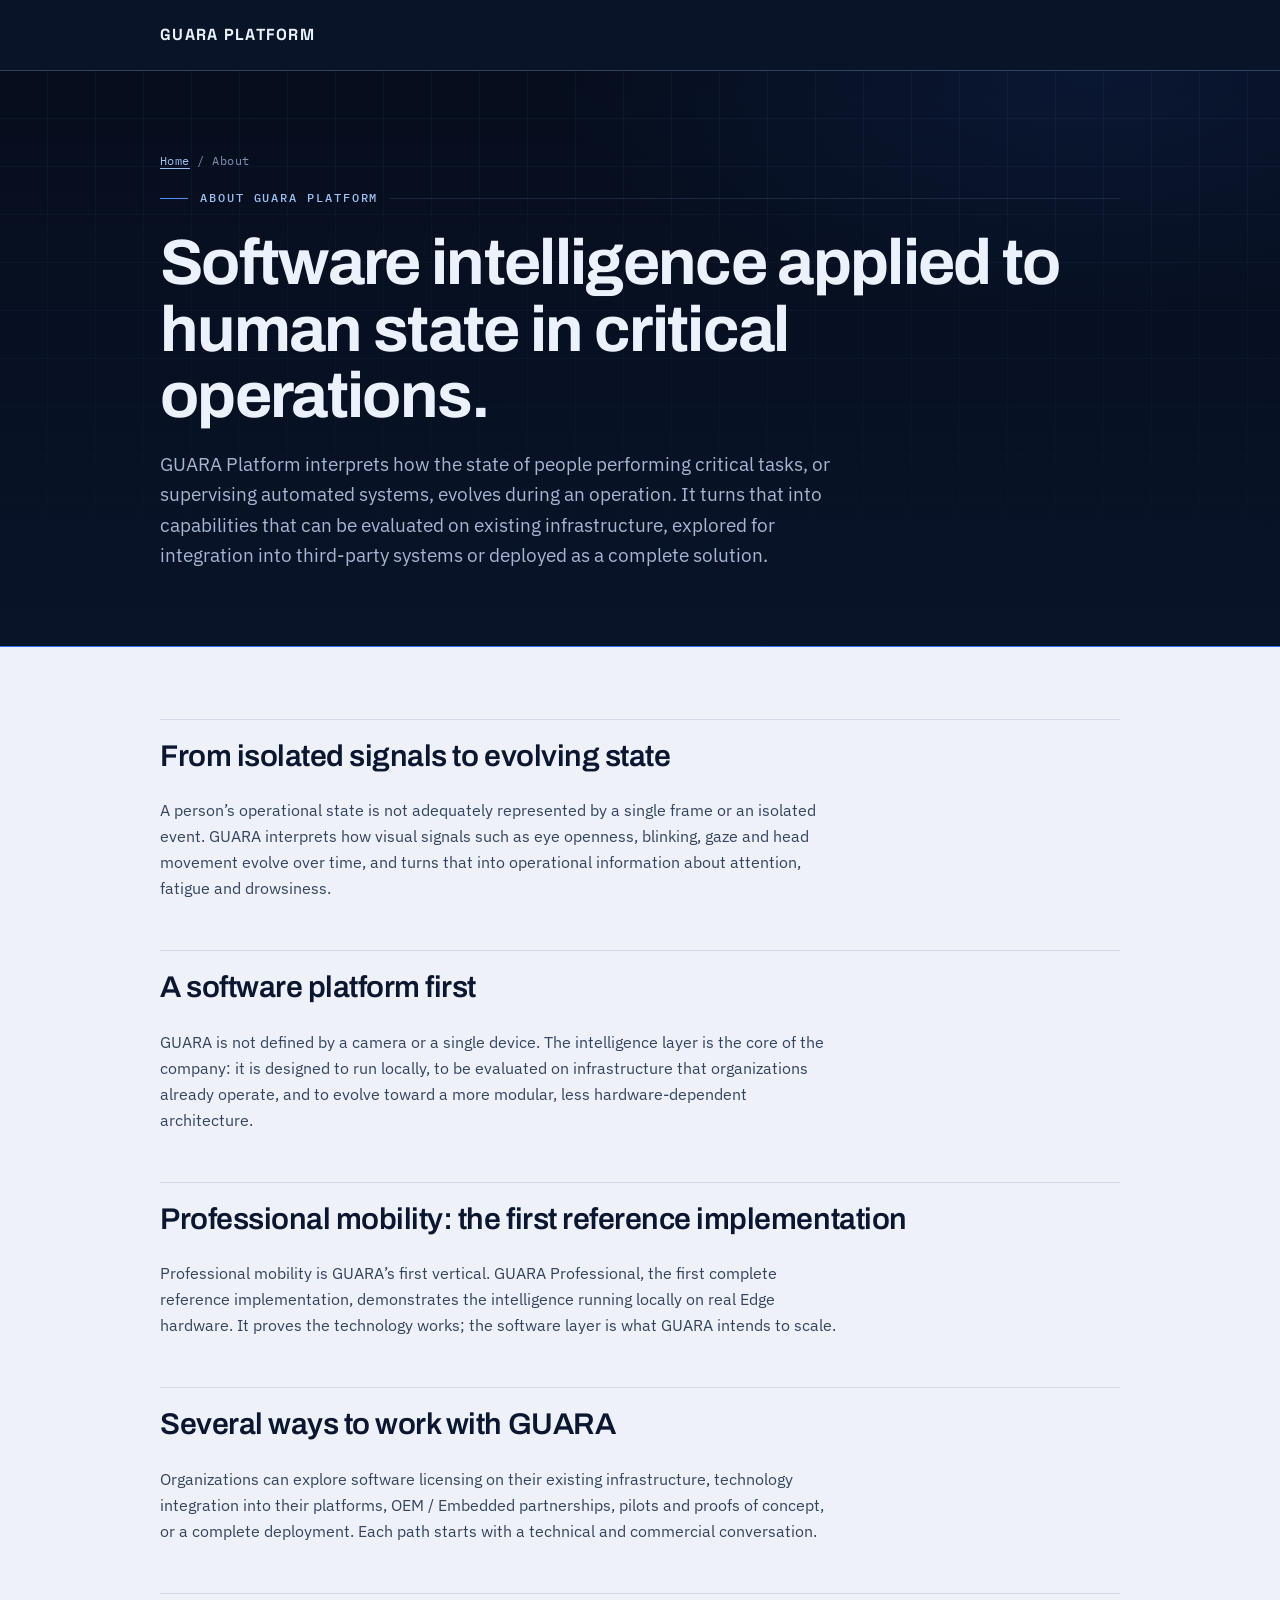
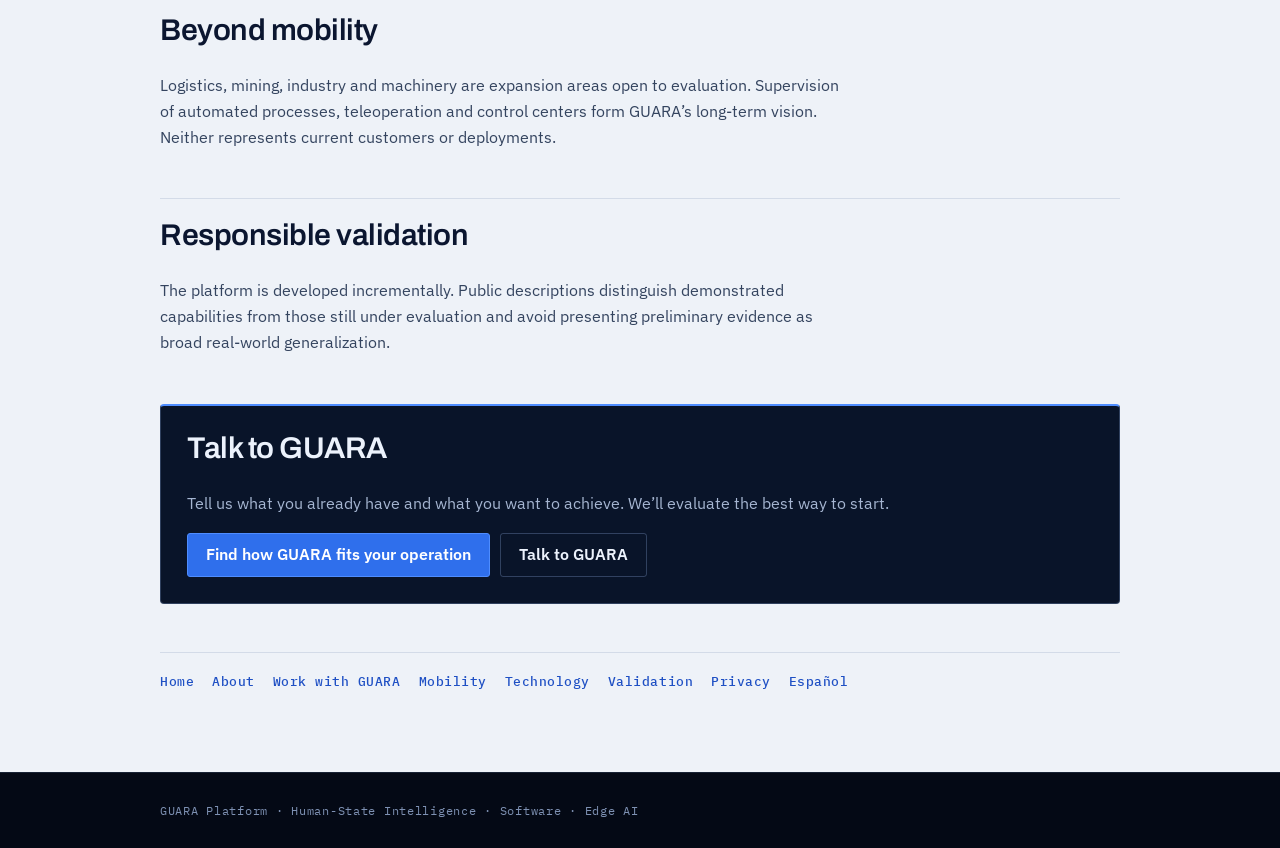
<file: about/index.html>
<!doctype html><html lang="en"><head><meta charset="utf-8"><meta name="viewport" content="width=device-width,initial-scale=1"><title>About GUARA Platform | Human-State Intelligence Software for Critical Operations</title><meta name="description" content="GUARA Platform is a software platform for Human-State Intelligence in critical operations, using computer vision, temporal analysis, AI and local processing."><meta name="robots" content="index, follow, max-image-preview:large, max-snippet:-1"><link rel="canonical" href="https://guaraplatform.com/about/"><link rel="stylesheet" href="/seo-pages.css"><link rel="icon" href="/assets/guara-platform-logo-official.png" type="image/png"><meta property="og:type" content="website"><meta property="og:site_name" content="GUARA Platform"><meta property="og:title" content="About GUARA Platform | Human-State Intelligence Software for Critical Operations"><meta property="og:description" content="GUARA Platform is a software platform for Human-State Intelligence in critical operations, using computer vision, temporal analysis, AI and local processing."><meta property="og:url" content="https://guaraplatform.com/about/"><meta property="og:image" content="https://guaraplatform.com/assets/video_poster.jpg"><script type="application/ld+json">{"@context":"https://schema.org","@graph":[{"@type":"WebPage","@id":"https://guaraplatform.com/about/#webpage","url":"https://guaraplatform.com/about/","name":"About GUARA Platform | Human-State Intelligence Software for Critical Operations","description":"GUARA Platform is a software platform for Human-State Intelligence in critical operations, using computer vision, temporal analysis, AI and local processing.","isPartOf":{"@id":"https://guaraplatform.com/#website"},"about":{"@id":"https://guaraplatform.com/#organization"},"inLanguage":"en","dateModified":"2026-10-06"},{"@type":"BreadcrumbList","itemListElement":[{"@type":"ListItem","position":1,"name":"GUARA Platform","item":"https://guaraplatform.com/"},{"@type":"ListItem","position":2,"name":"About","item":"https://guaraplatform.com/about/"}]}]}</script></head><body><header class="top"><div class="wrap"><a translate="no" class="brand" href="/">GUARA PLATFORM</a></div></header><main><section class="hero"><div class="wrap"><div class="crumb"><a href="/">Home</a> / About</div><div class="k"><bdi>ABOUT <bdi translate="no">GUARA PLATFORM</bdi></bdi></div><h1>Software intelligence applied to human state in critical operations.</h1><p class="lead"><bdi translate="no">GUARA Platform</bdi> interprets how the state of people performing critical tasks, or supervising automated systems, evolves during an operation. It turns that into capabilities that can be evaluated on existing infrastructure, explored for integration into third-party systems or deployed as a complete solution.</p></div></section><div class="content"><div class="wrap"><section><h2>From isolated signals to evolving state</h2><p>A person’s operational state is not adequately represented by a single frame or an isolated event. <bdi translate="no">GUARA</bdi> interprets how visual signals such as eye openness, blinking, gaze and head movement evolve over time, and turns that into operational information about attention, fatigue and drowsiness.</p></section><section><h2>A software platform first</h2><p><bdi translate="no">GUARA</bdi> is not defined by a camera or a single device. The intelligence layer is the core of the company: it is designed to run locally, to be evaluated on infrastructure that organizations already operate, and to evolve toward a more modular, less hardware-dependent architecture.</p></section><section><h2>Professional mobility: the first reference implementation</h2><p>Professional mobility is <bdi translate="no">GUARA</bdi>’s first vertical. <bdi translate="no">GUARA Professional</bdi>, the first complete reference implementation, demonstrates the intelligence running locally on real Edge hardware. It proves the technology works; the software layer is what <bdi translate="no">GUARA</bdi> intends to scale.</p></section><section><h2>Several ways to work with <bdi translate="no">GUARA</bdi></h2><p>Organizations can explore software licensing on their existing infrastructure, technology integration into their platforms, OEM / Embedded partnerships, pilots and proofs of concept, or a complete deployment. Each path starts with a technical and commercial conversation.</p></section><section><h2>Beyond mobility</h2><p>Logistics, mining, industry and machinery are expansion areas open to evaluation. Supervision of automated processes, teleoperation and control centers form <bdi translate="no">GUARA</bdi>’s long-term vision. Neither represents current customers or deployments.</p></section><section><h2>Responsible validation</h2><p>The platform is developed incrementally. Public descriptions distinguish demonstrated capabilities from those still under evaluation and avoid presenting preliminary evidence as broad real-world generalization.</p></section><div class="cta"><h2>Talk to <bdi translate="no">GUARA</bdi></h2><p>Tell us what you already have and what you want to achieve. We’ll evaluate the best way to start.</p><div class="cta-links"><a href="/#adopcion"><bdi>Find how <bdi translate="no">GUARA</bdi> fits your operation</bdi></a><a href="/#contacto" class="secondary"><bdi>Talk to <bdi translate="no">GUARA</bdi></bdi></a></div></div><nav class="nav" aria-label="Related pages"><a href="/">Home</a><a href="/about/">About</a><a href="/integration/">Work with <bdi translate="no">GUARA</bdi></a><a href="/mobility/">Mobility</a><a href="/technology/">Technology</a><a href="/validation/">Validation</a><a href="/privacy/">Privacy</a><a href="/es/">Español</a></nav></div></div></main><footer class="footer"><div class="wrap"><bdi translate="no">GUARA Platform</bdi> · Human-State Intelligence · Software · Edge AI</div></footer></body></html>
</file>
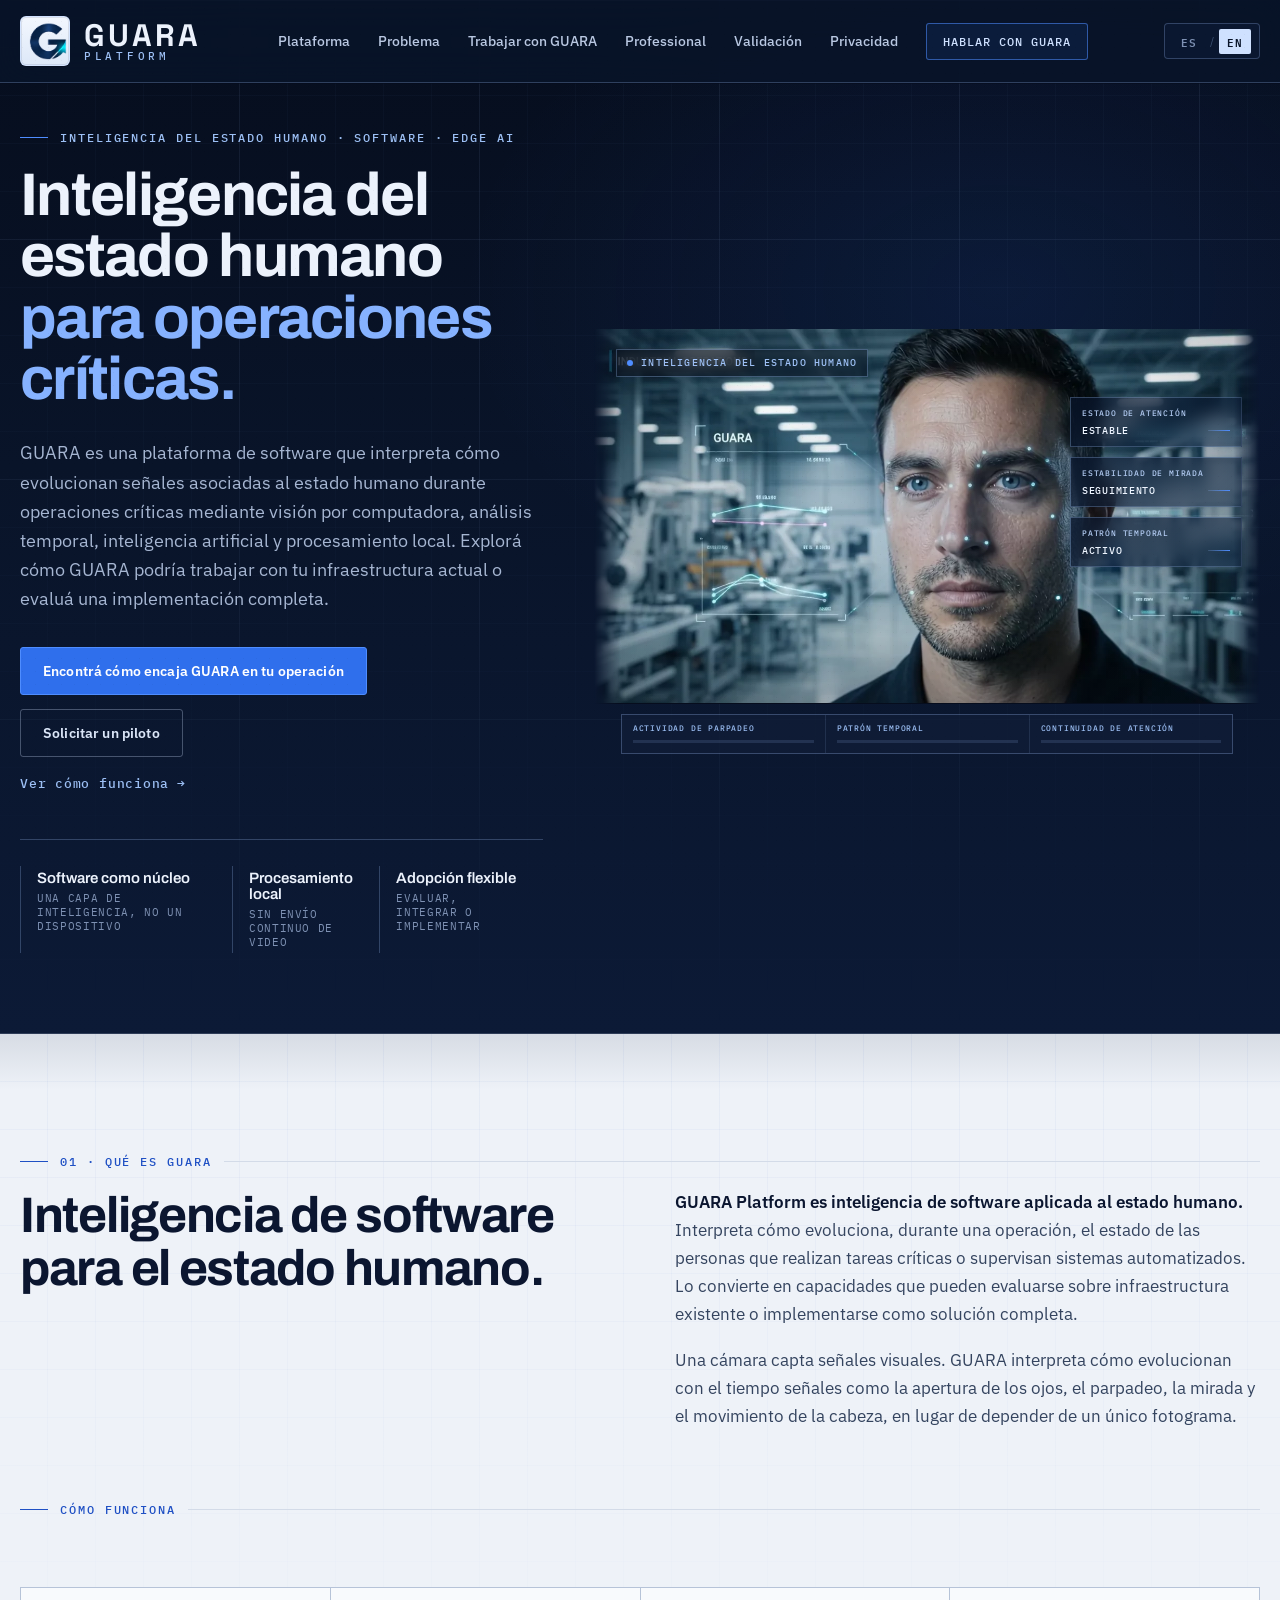
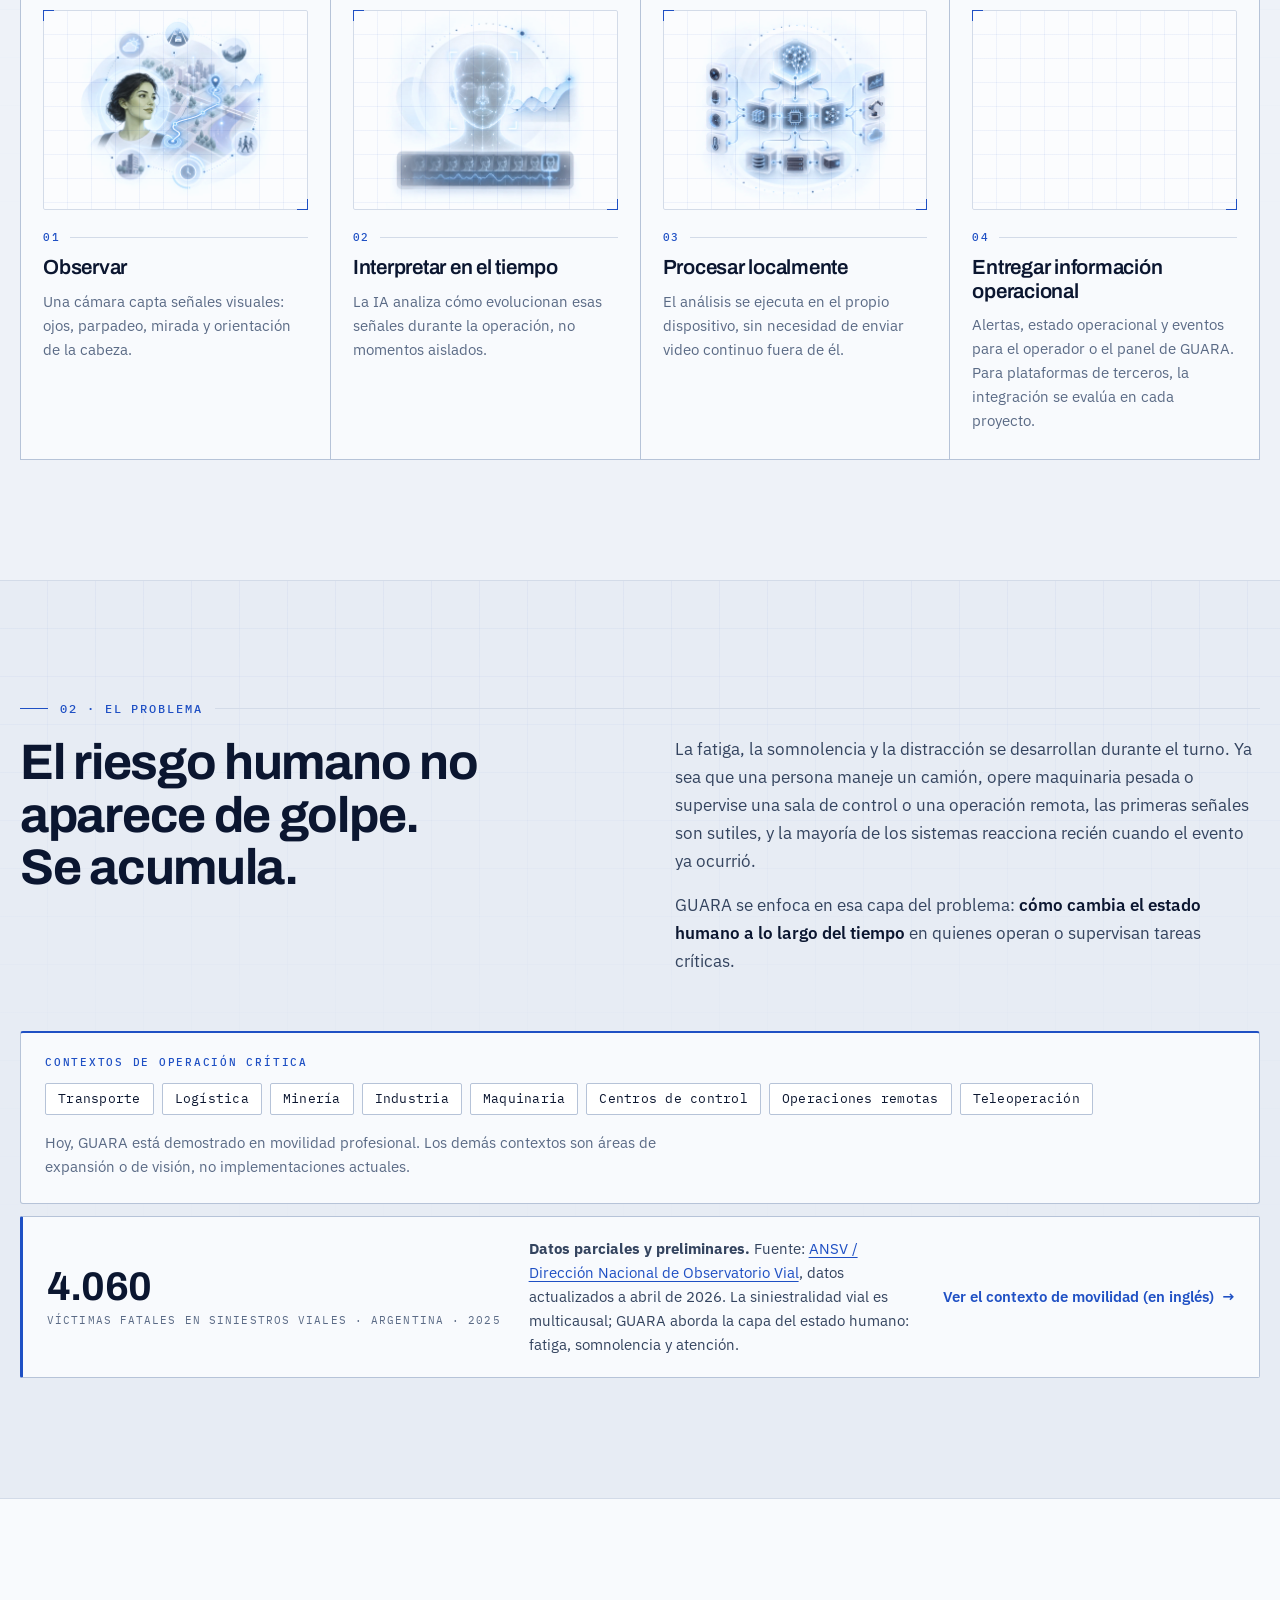
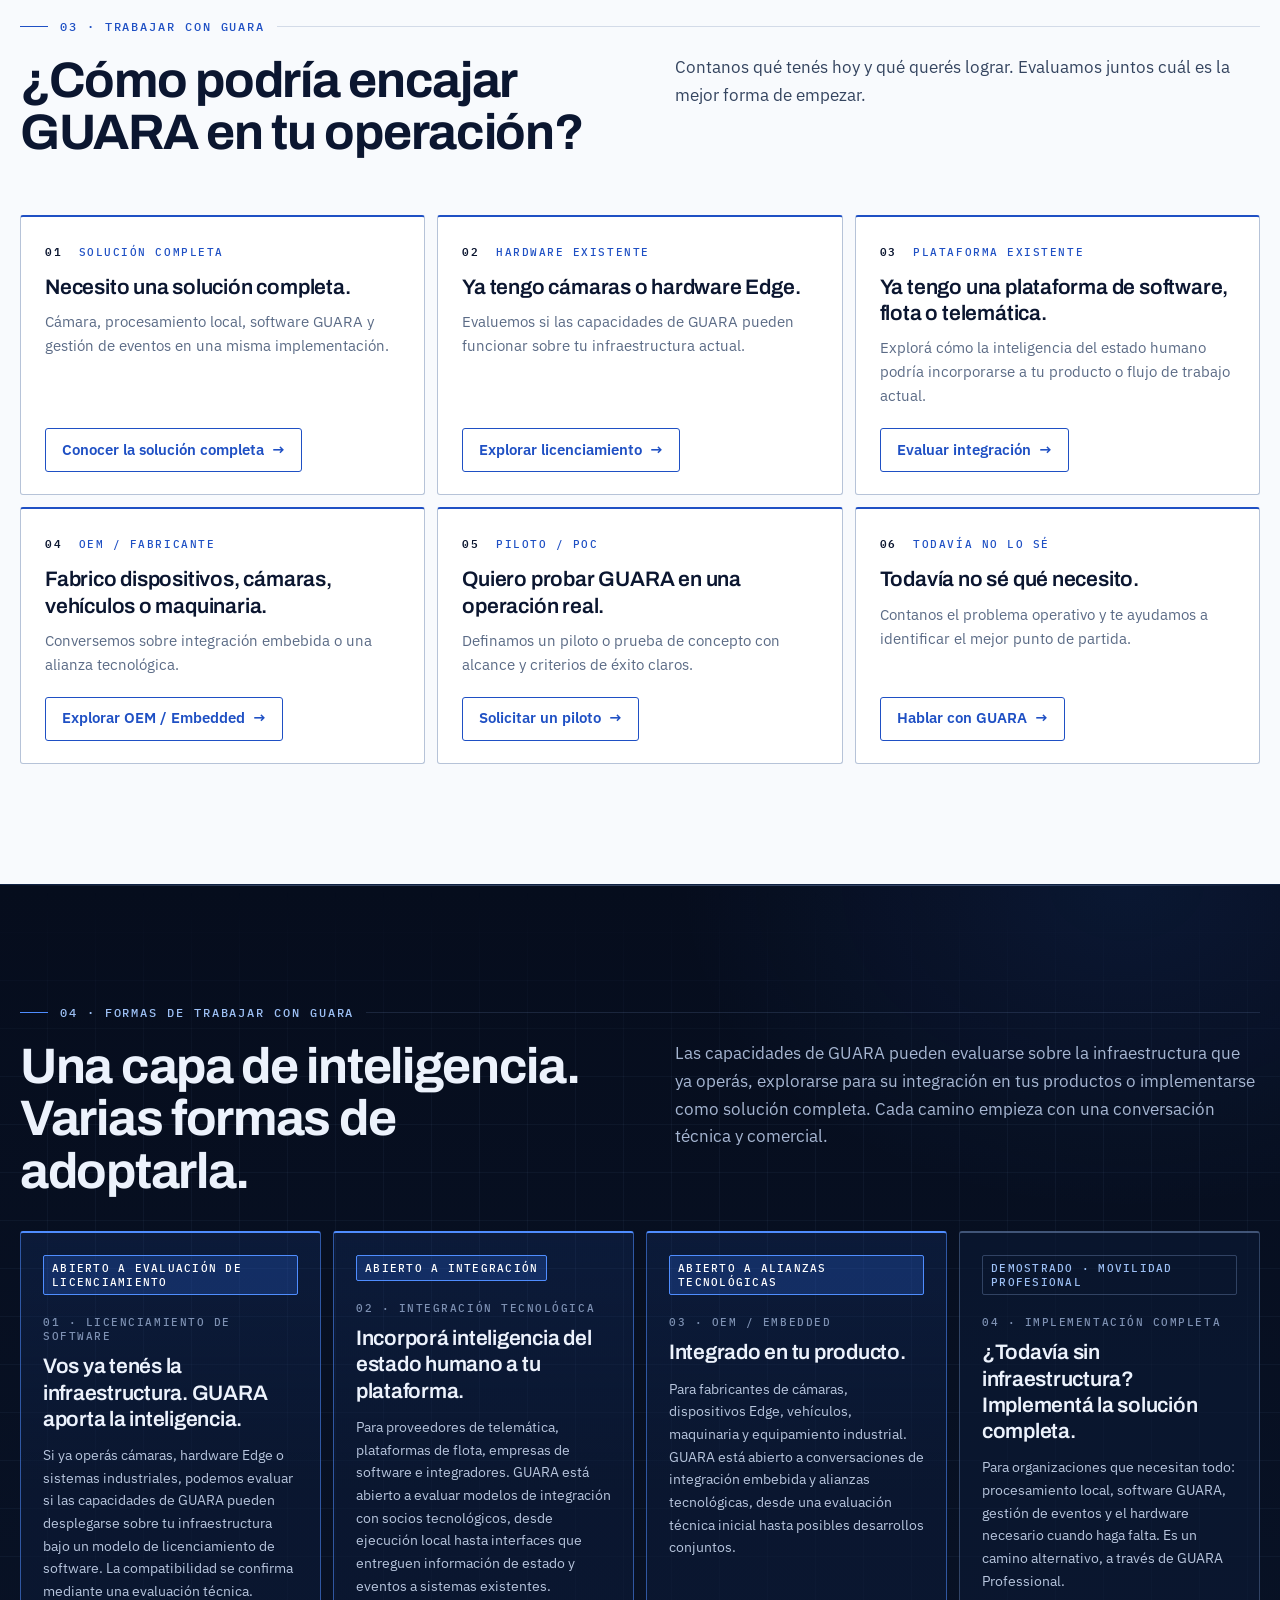
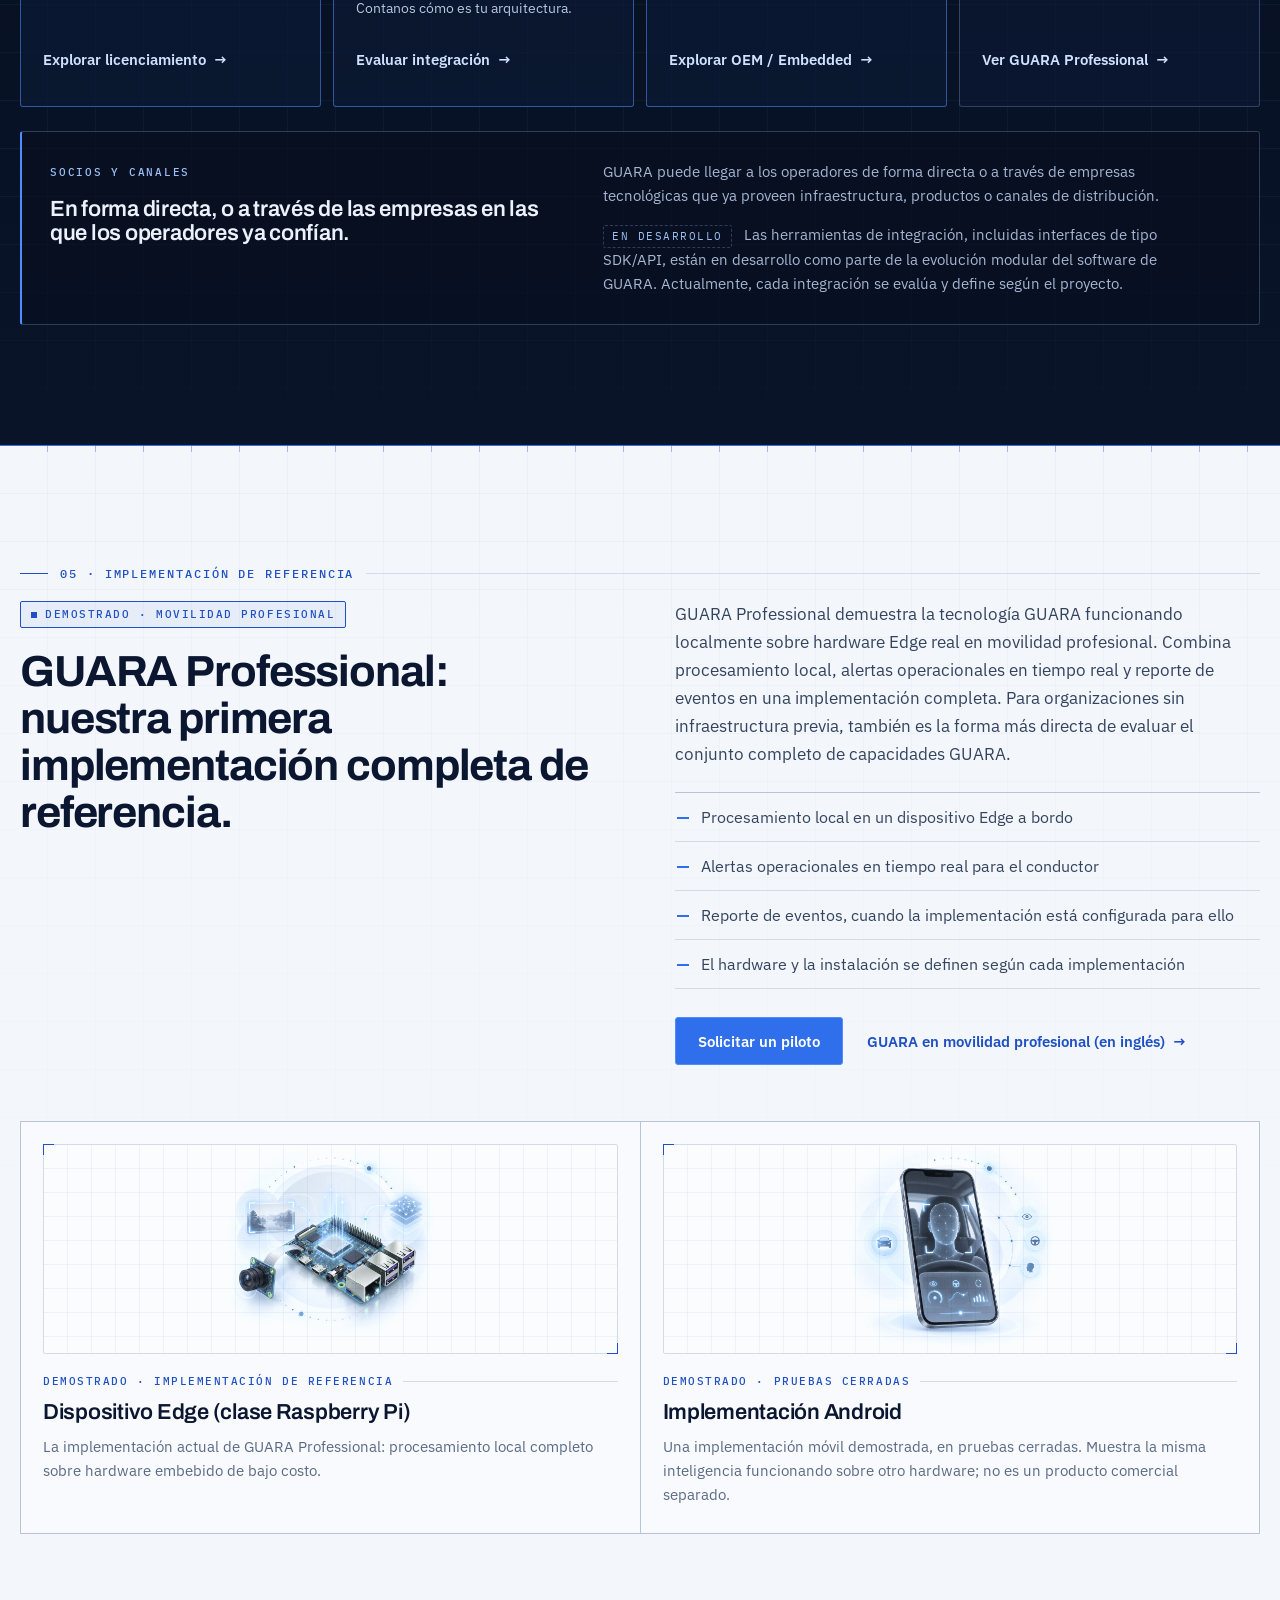
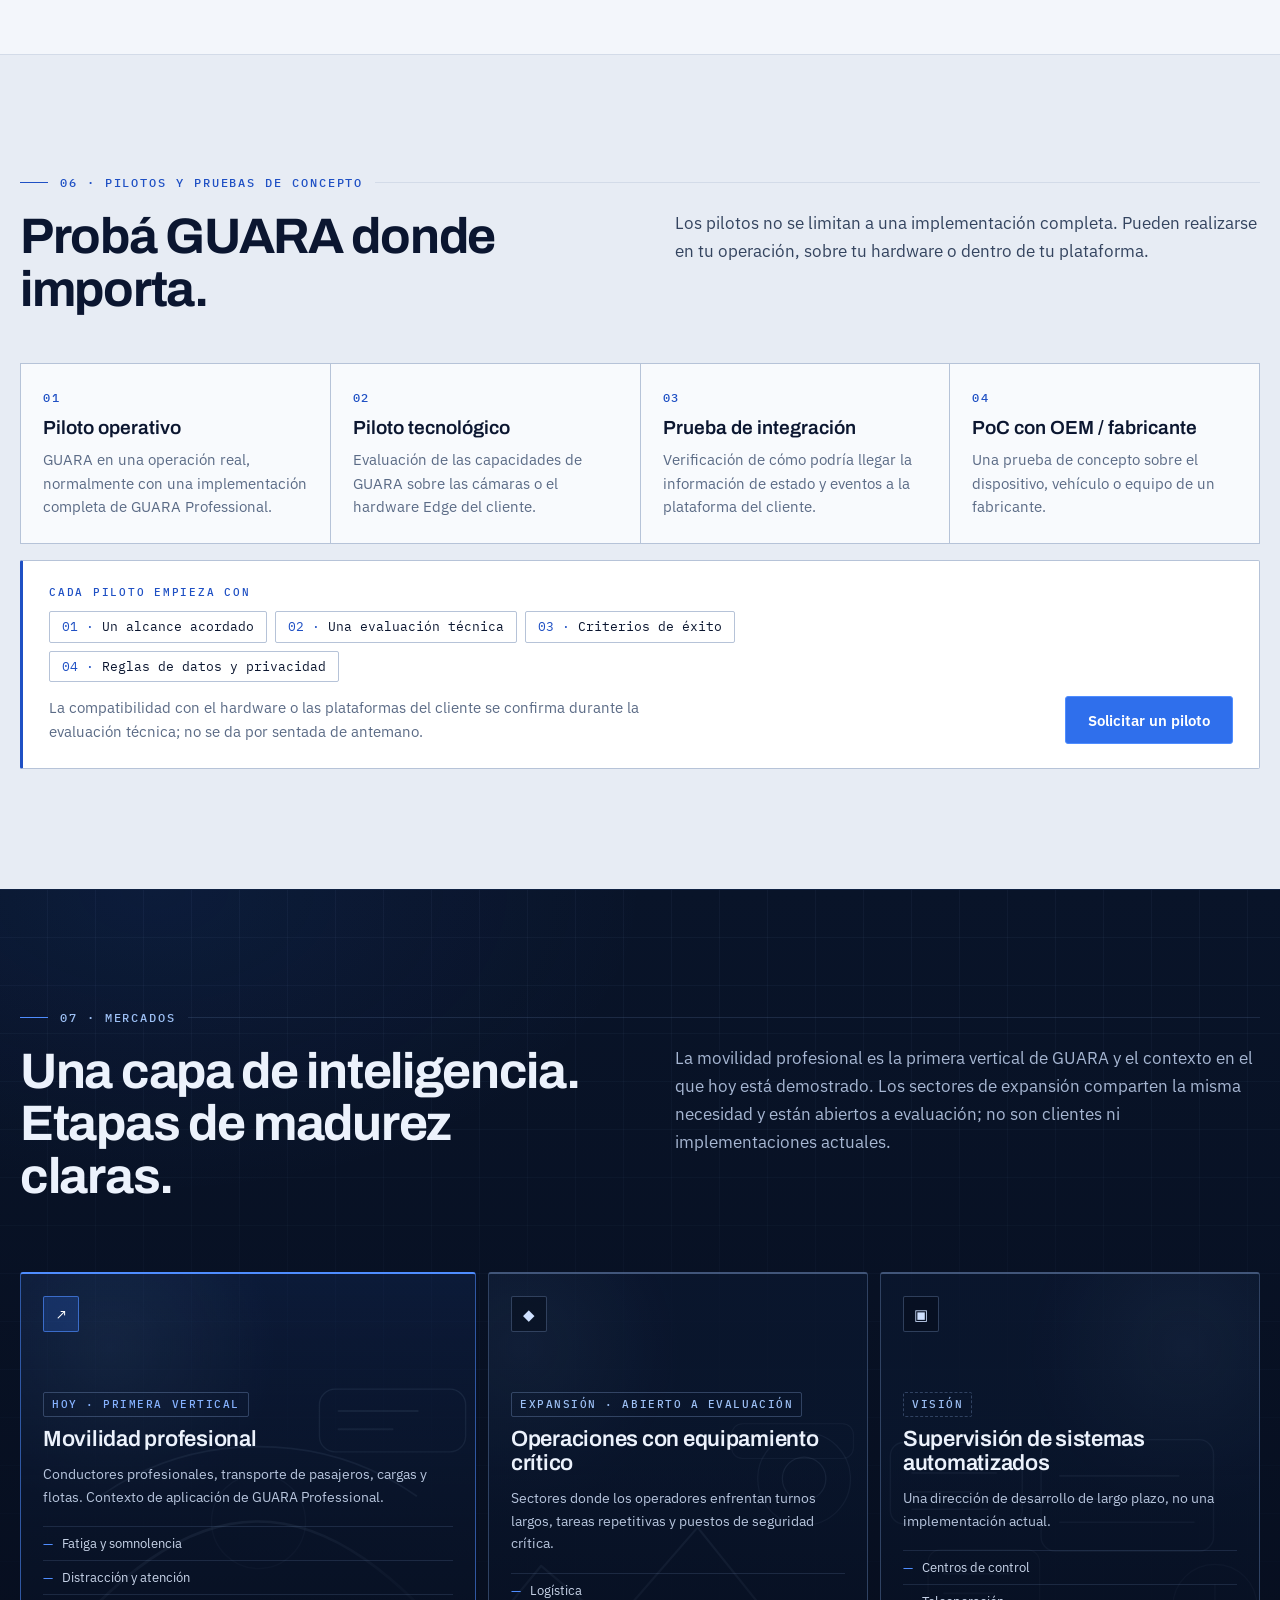
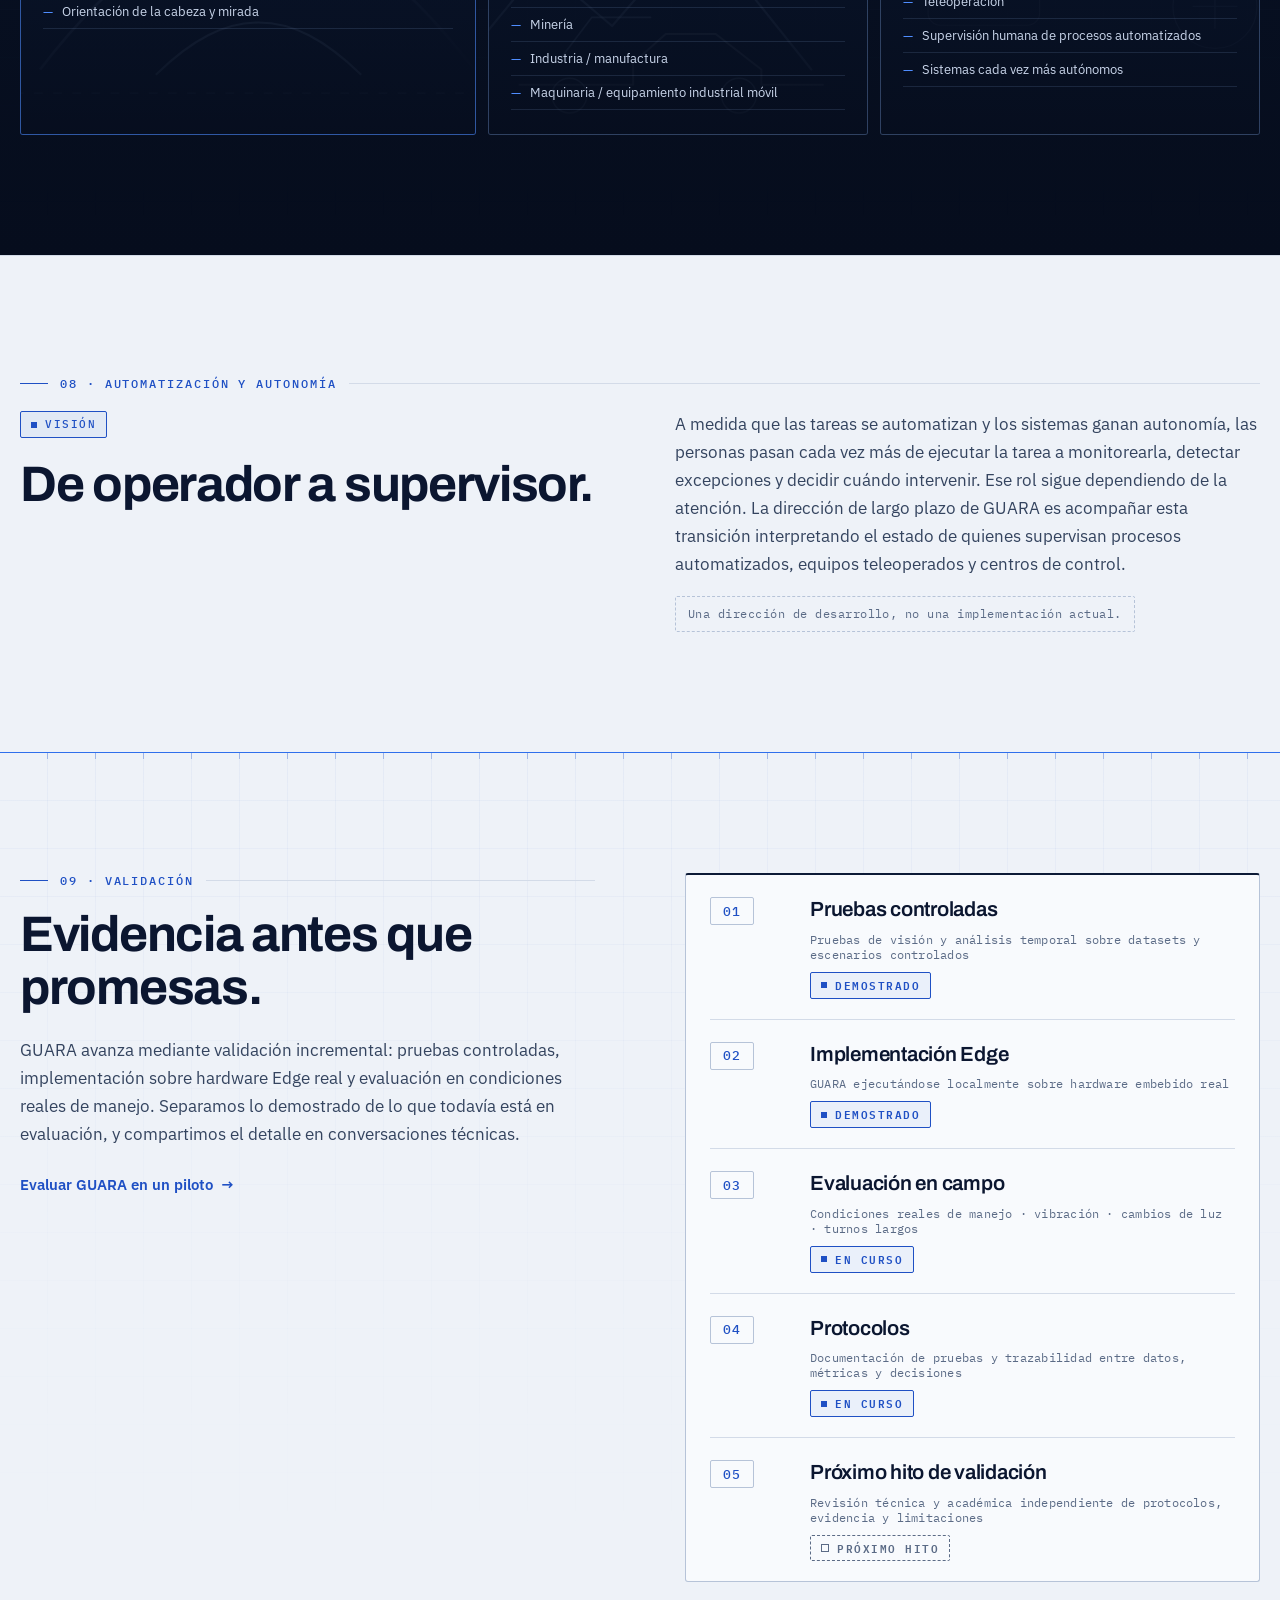
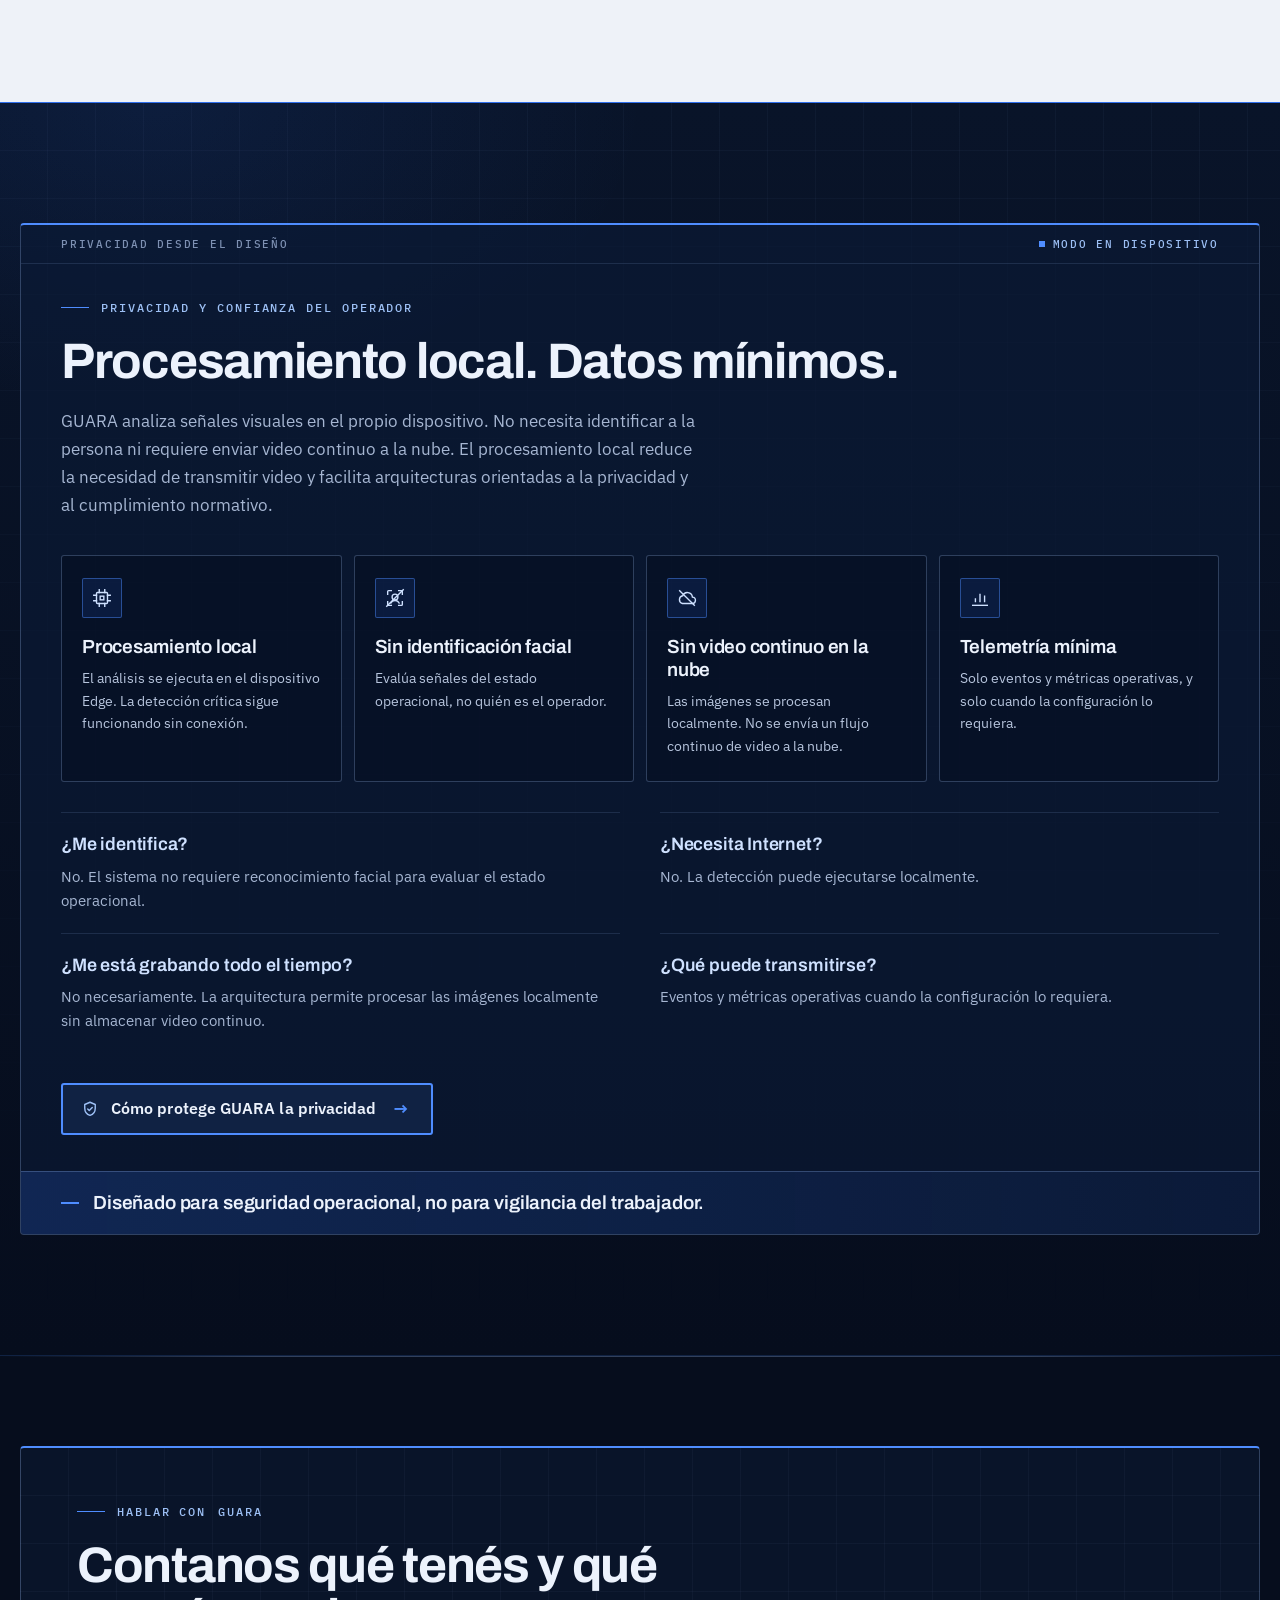
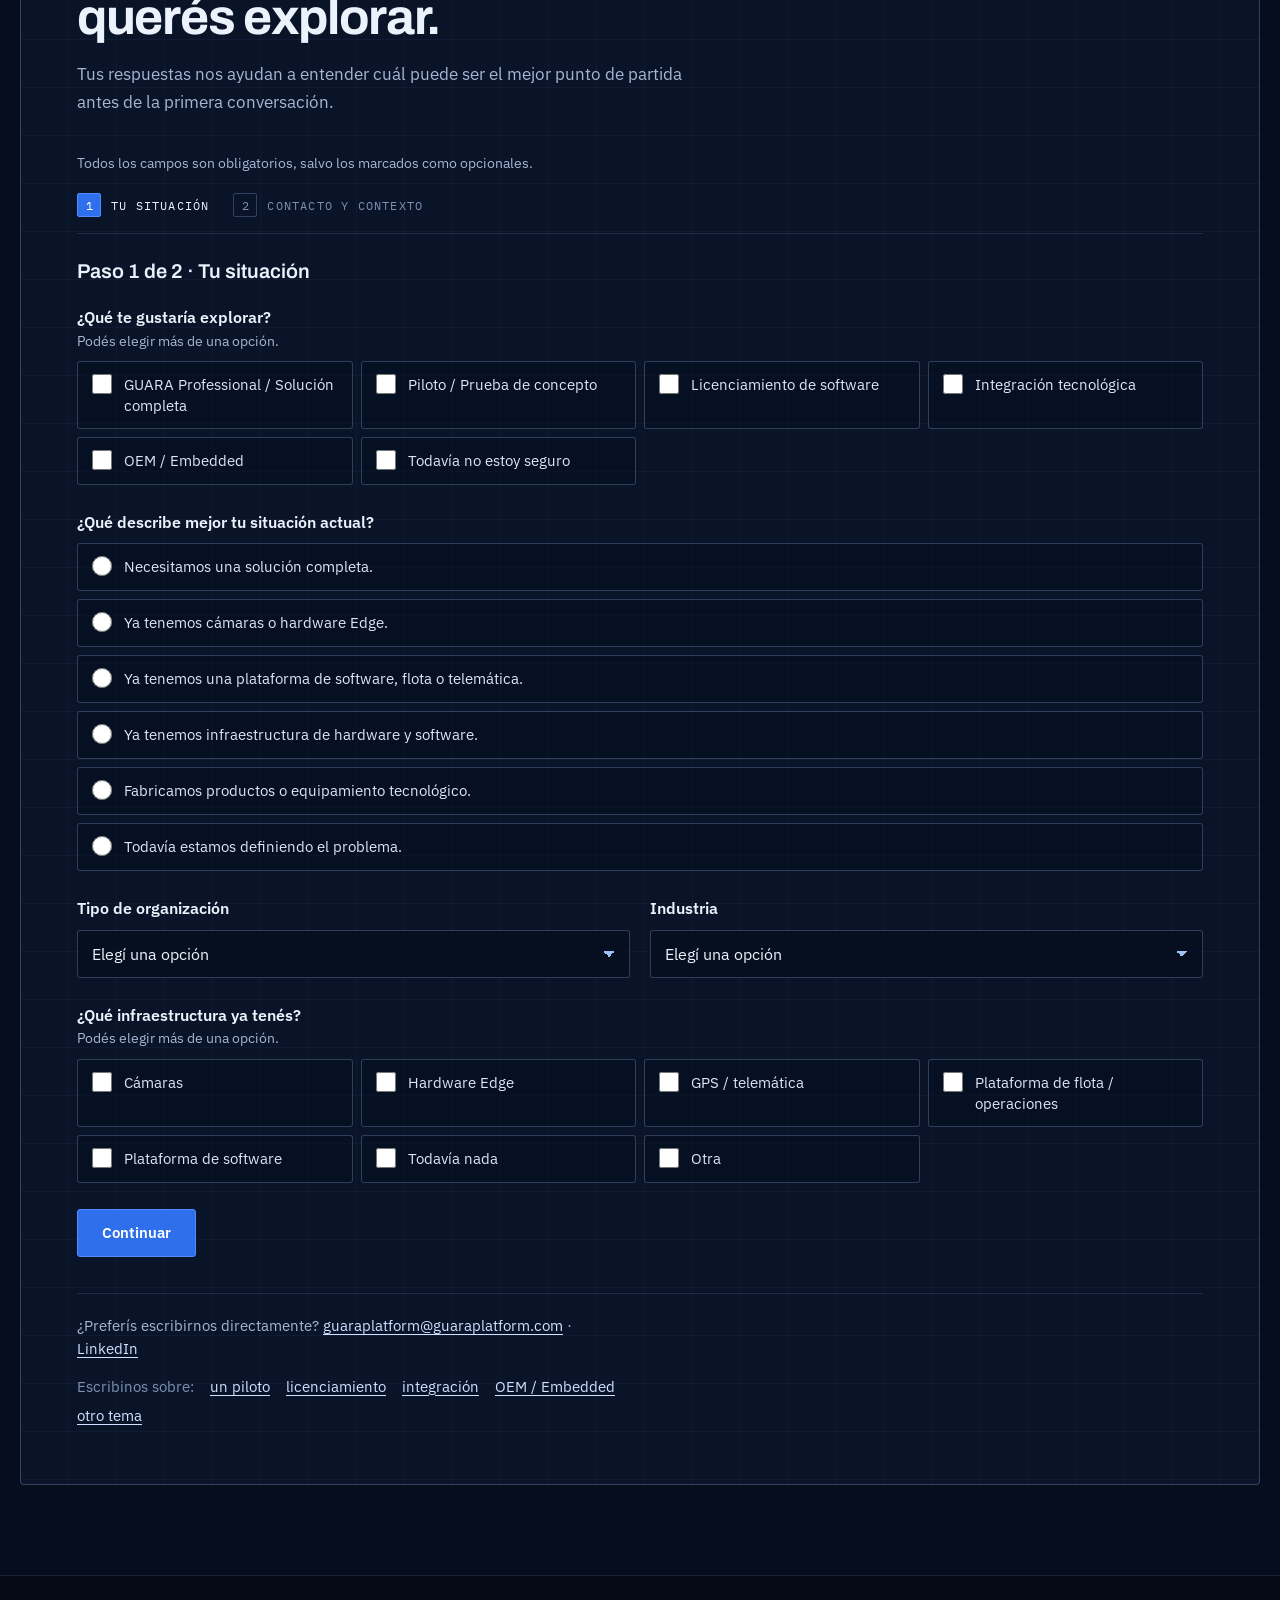
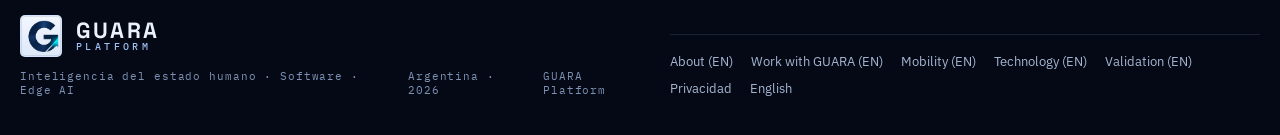
<file: es/index.html>
<!DOCTYPE html>

<html lang="es">
<head>
<meta charset="utf-8"/>
<meta content="width=device-width, initial-scale=1.0" name="viewport"/>
<title>GUARA Platform | Software de inteligencia del estado humano para operaciones críticas</title>
<link href="https://fonts.googleapis.com" rel="preconnect"/>
<link crossorigin="" href="https://fonts.gstatic.com" rel="preconnect"/>
<link href="https://fonts.googleapis.com/css2?family=Archivo:wght@500;600;700;800&amp;family=IBM+Plex+Mono:wght@400;500;600&amp;family=IBM+Plex+Sans:wght@400;500;600;700&amp;family=Inter:wght@400;500;600;700;800&amp;family=Space+Grotesk:wght@500;600;700&amp;display=swap" rel="stylesheet"/>
<link href="/styles.v40.css" rel="stylesheet"/><noscript><style>.reveal,.staged-validation .validation-title,.staged-validation .validation-meta,#validacion .v36-milestones .v36-status{opacity:1!important;transform:none!important}</style></noscript><meta content="GUARA Platform es software de inteligencia del estado humano para operaciones críticas, basado en visión por computadora, análisis temporal, IA y procesamiento local. Licenciamiento, integración tecnológica, OEM / Embedded, pilotos o implementación completa." name="description"/><meta content="index, follow, max-image-preview:large, max-snippet:-1, max-video-preview:-1" name="robots"/><meta content="#091429" name="theme-color"/><link href="https://guaraplatform.com/es/" rel="canonical"/><link href="/assets/favicon-64.png" rel="icon" type="image/png"/><meta content="website" property="og:type"/><meta content="GUARA Platform" property="og:site_name"/><meta content="GUARA Platform | Software de inteligencia del estado humano para operaciones críticas" property="og:title"/><meta content="Software de inteligencia del estado humano para operaciones críticas: visión por computadora, análisis temporal, IA y procesamiento local. Licenciamiento, integración tecnológica, OEM / Embedded, pilotos o implementación completa." property="og:description"/><meta content="https://guaraplatform.com/es/" property="og:url"/><meta content="https://guaraplatform.com/assets/og-guara-platform.jpg" property="og:image"/><meta content="es_AR" property="og:locale"/><meta content="summary_large_image" name="twitter:card"/><meta content="GUARA Platform | Software de inteligencia del estado humano para operaciones críticas" name="twitter:title"/><meta content="Software de inteligencia del estado humano para operaciones críticas: visión por computadora, análisis temporal, IA y procesamiento local. Licenciamiento, integración tecnológica, OEM / Embedded, pilotos o implementación completa." name="twitter:description"/><meta content="https://guaraplatform.com/assets/og-guara-platform.jpg" name="twitter:image"/><link href="https://guaraplatform.com/" hreflang="en" rel="alternate"/><link href="https://guaraplatform.com/es/" hreflang="es" rel="alternate"/><link href="https://guaraplatform.com/" hreflang="x-default" rel="alternate"/><meta content="GUARA Platform" name="author"/><meta content="GUARA Platform" name="application-name"/><meta content="es_AR" property="og:locale:alternate"/><link href="/site.webmanifest" rel="manifest"/><script type="application/ld+json">{"@context":"https://schema.org","@graph":[{"@type":"Organization","@id":"https://guaraplatform.com/#organization","name":"GUARA Platform","url":"https://guaraplatform.com/","logo":{"@type":"ImageObject","url":"https://guaraplatform.com/assets/guara-platform-logo-official.png"},"description":"Software platform for Human-State Intelligence in critical operations. GUARA interprets how human-state signals evolve over time using computer vision, temporal analysis, AI and local processing, and is open to software licensing, technology integration, OEM / Embedded partnerships, pilots and complete deployments.","sameAs":["https://linkedin.com/in/diegopedraza-seguridad"],"email":"guaraplatform@guaraplatform.com"},{"@type":"WebSite","@id":"https://guaraplatform.com/#website","url":"https://guaraplatform.com/","name":"GUARA Platform","publisher":{"@id":"https://guaraplatform.com/#organization"},"inLanguage":["en","es"]},{"@type":"WebPage","@id":"https://guaraplatform.com/es/#webpage","url":"https://guaraplatform.com/es/","name":"GUARA Platform | Software de inteligencia del estado humano para operaciones críticas","isPartOf":{"@id":"https://guaraplatform.com/#website"},"about":{"@id":"https://guaraplatform.com/#organization"},"inLanguage":"es","dateModified":"2026-10-06"},{"@type":"VideoObject","@id":"https://guaraplatform.com/#demo-video","name":"Panorámica de Inteligencia del Estado Humano de GUARA Platform","description":"Panorámica cinematográfica que ilustra la Inteligencia del Estado Humano de GUARA Platform en múltiples contextos operativos críticos, incluidos industria, monitoreo, minería, movilidad profesional, control crítico y supervisión de automatización.","thumbnailUrl":["https://guaraplatform.com/assets/hero/guara-human-state-hero-poster.webp"],"contentUrl":"https://guaraplatform.com/assets/hero/guara-human-state-hero.mp4","uploadDate":"2026-09-18","duration":"PT10S","isFamilyFriendly":true,"publisher":{"@id":"https://guaraplatform.com/#organization"}}]}</script></head>
<body><noscript>GUARA Platform funciona mejor con JavaScript habilitado. La información principal sigue disponible en esta página.</noscript>
<div class="noise"></div>
<header class="nav-wrap">
<nav class="nav container">
<a translate="no" aria-label="GUARA Platform" class="brand brand-tech" href="#inicio">
<span aria-hidden="true" class="brand-glyph brand-glyph-official"><img alt="" class="brand-glyph-img" src="/assets/guara-g-official.png"/></span>
<span class="brand-stack">
<span class="brand-main">GUARA</span>
<span class="brand-sub">Platform</span>
<span aria-hidden="true" class="brand-flare"></span>
<span aria-hidden="true" class="brand-spark spark-1"></span>
<span aria-hidden="true" class="brand-spark spark-2"></span>
<span aria-hidden="true" class="brand-spark spark-3"></span>
</span>
</a>
<div class="nav-links" id="navLinks">
<a href="#plataforma">Plataforma</a>
<a href="#problema">Problema</a>
<a href="#adopcion">Trabajar con <bdi translate="no">GUARA</bdi></a>
<a href="#professional">Professional</a>
<a href="#validacion">Validación</a>
<a href="#privacy">Privacidad</a>
<a class="nav-cta" href="#contacto" data-intent="general"><bdi>Hablar con <bdi translate="no">GUARA</bdi></bdi></a>
</div>
<div class="nav-actions">
<div aria-label="Idioma / Language" class="lang-switch" id="langSwitch" role="group"><button aria-pressed="true" class="lang-btn active" data-lang="es" title="Español" type="button">ES</button><span aria-hidden="true" class="lang-divider">/</span><button aria-pressed="false" class="lang-btn" data-lang="en" title="English" type="button">EN</button></div>
<button aria-controls="navLinks" aria-expanded="false" aria-label="Abrir menú" class="menu-btn" id="menuBtn" type="button"><span aria-hidden="true" class="menu-icon"></span></button>
</div>
</nav>
</header>
<main>
<section class="hero" id="inicio">
<div class="container hero-grid">
<div class="hero-copy reveal">
<div class="eyebrow">INTELIGENCIA DEL ESTADO HUMANO · SOFTWARE · EDGE AI</div>
<h1>
            Inteligencia del estado humano
            <span>para operaciones críticas.</span>
          </h1>
<p class="hero-lead">
            <bdi translate="no">GUARA</bdi> es una plataforma de software que interpreta cómo evolucionan señales asociadas al estado humano durante operaciones críticas mediante visión por computadora, análisis temporal, inteligencia artificial y procesamiento local. Explorá cómo <bdi translate="no">GUARA</bdi> podría trabajar con tu infraestructura actual o evaluá una implementación completa.
          </p>
<div class="hero-actions">
<a class="btn btn-primary" href="#adopcion"><bdi>Encontrá cómo encaja <bdi translate="no">GUARA</bdi> en tu operación</bdi></a>
<a class="btn btn-secondary" href="#contacto" data-intent="pilot">Solicitar un piloto</a>
</div>
<a class="hero-textlink" href="#plataforma">Ver cómo funciona <span aria-hidden="true">→</span></a>
<div class="hero-proof">
<div>
<strong>Software como núcleo</strong>
<span>Una capa de inteligencia, no un dispositivo</span>
</div>
<div>
<strong>Procesamiento local</strong>
<span>Sin envío continuo de video</span>
</div>
<div>
<strong>Adopción flexible</strong>
<span>Evaluar, integrar o implementar</span>
</div>
</div>
</div>
<div aria-hidden="true" class="hero-visual hero-cinematic reveal reveal-delay">
<div class="hero-video-shell">
<video autoplay="" class="hero-video" height="720" loop="" muted="" playsinline="" poster="/assets/hero/guara-human-state-hero-poster.webp" preload="metadata" width="1280">
<source src="/assets/hero/guara-human-state-hero.mp4" type="video/mp4"/>
</video>
<i class="hero-telemetry-scan"></i>
<div class="hero-telemetry-context"><i></i><b>Inteligencia del estado humano</b></div>
<dl class="hero-telemetry-metrics">
<div class="hero-telemetry-metric"><dt>Estado de atención</dt><dd>Estable</dd></div>
<div class="hero-telemetry-metric"><dt>Estabilidad de mirada</dt><dd>Seguimiento</dd></div>
<div class="hero-telemetry-metric"><dt>Patrón temporal</dt><dd>Activo</dd></div>
</dl>
</div>
<div class="hero-telemetry-strip">
<div class="hero-telemetry-channel"><span>Actividad de parpadeo</span><i class="hero-telemetry-trace"></i></div>
<div class="hero-telemetry-channel"><span>Patrón temporal</span><i class="hero-telemetry-trace"></i></div>
<div class="hero-telemetry-channel"><span>Continuidad de atención</span><i class="hero-telemetry-trace"></i></div>
</div>
</div>
</div>
</section>
<section class="section intro" id="plataforma">
<div class="container">
<div class="section-kicker"><bdi>01 · QUÉ ES <bdi translate="no">GUARA</bdi></bdi></div>
<div class="split platform-intro">
<div class="reveal">
<h2>Inteligencia de software para el estado humano.</h2>
</div>
<div class="reveal reveal-delay">
<div class="platform-copy">
<p class="section-text">
<strong><bdi translate="no">GUARA Platform</bdi> es inteligencia de software aplicada al estado humano.</strong>
                Interpreta cómo evoluciona, durante una operación, el estado de las personas que realizan tareas críticas o supervisan sistemas automatizados. Lo convierte en capacidades que pueden evaluarse sobre infraestructura existente o implementarse como solución completa.
              </p>
<p class="section-text">
                Una cámara capta señales visuales. <bdi translate="no">GUARA</bdi> interpreta cómo evolucionan con el tiempo señales como la apertura de los ojos, el parpadeo, la mirada y el movimiento de la cabeza, en lugar de depender de un único fotograma.
              </p>
</div>
</div>
</div>
<span aria-hidden="true" class="v36-anchor" id="tecnologia"></span>
<div class="v36-subhead reveal"><span>CÓMO FUNCIONA</span></div>
<ol class="feature-grid platform-capabilities v36-steps">
<li class="feature-card reveal cap-context with-real-illustration"><div class="real-illustration-wrap"><picture><source srcset="/assets/operational-context-800.webp" type="image/webp"/><img alt="" class="real-illustration" decoding="async" height="1254" loading="lazy" src="/assets/operational-context.png" width="1254"/></picture></div>
<span class="card-number">01</span>
<h3>Observar</h3>
<p>Una cámara capta señales visuales: ojos, parpadeo, mirada y orientación de la cabeza.</p>
</li>
<li class="feature-card reveal cap-reading with-real-illustration"><div class="real-illustration-wrap"><picture><source srcset="/assets/continuous-reading-800.webp" type="image/webp"/><img alt="" class="real-illustration" decoding="async" height="1254" loading="lazy" src="/assets/continuous-reading.png" width="1254"/></picture></div>
<span class="card-number">02</span>
<h3>Interpretar en el tiempo</h3>
<p>La IA analiza cómo evolucionan esas señales durante la operación, no momentos aislados.</p>
</li>
<li class="feature-card reveal cap-modular with-real-illustration"><div class="real-illustration-wrap"><picture><source srcset="/assets/modular-architecture-800.webp" type="image/webp"/><img alt="" class="real-illustration" decoding="async" height="1254" loading="lazy" src="/assets/modular-architecture.png" width="1254"/></picture></div>
<span class="card-number">03</span>
<h3>Procesar localmente</h3>
<p>El análisis se ejecuta en el propio dispositivo, sin necesidad de enviar video continuo fuera de él.</p>
</li>
<li class="feature-card reveal cap-adaptive with-real-illustration"><div class="real-illustration-wrap"><picture><source srcset="/assets/adaptive-intelligence-800.webp" type="image/webp"/><img alt="" class="real-illustration" decoding="async" height="1254" loading="lazy" src="/assets/adaptive-intelligence.png" width="1254"/></picture></div>
<span class="card-number">04</span>
<h3>Entregar información operacional</h3>
<p>Alertas, estado operacional y eventos para el operador o el panel de <bdi translate="no">GUARA</bdi>. Para plataformas de terceros, la integración se evalúa en cada proyecto.</p>
</li>
</ol>
</div>
</section>
<section class="section problem-section" id="problema">
<div class="container">
<div class="section-kicker">02 · EL PROBLEMA</div>
<div class="split problem-intro">
<div class="reveal">
<h2>El riesgo humano no aparece de golpe.<br/>Se acumula.</h2>
</div>
<div class="reveal reveal-delay">
<div class="problem-copy">
<p class="section-text">
                La fatiga, la somnolencia y la distracción se desarrollan durante el turno. Ya sea que una persona maneje un camión, opere maquinaria pesada o supervise una sala de control o una operación remota, las primeras señales son sutiles, y la mayoría de los sistemas reacciona recién cuando el evento ya ocurrió.
              </p>
<p class="section-text">
                <bdi translate="no">GUARA</bdi> se enfoca en esa capa del problema: <strong>cómo cambia el estado humano a lo largo del tiempo</strong> en quienes operan o supervisan tareas críticas.
              </p>
</div>
</div>
</div>
<div class="v36-contexts reveal">
<span class="v36-contexts-label">CONTEXTOS DE OPERACIÓN CRÍTICA</span>
<ul>
<li>Transporte</li>
<li>Logística</li>
<li>Minería</li>
<li>Industria</li>
<li>Maquinaria</li>
<li>Centros de control</li>
<li>Operaciones remotas</li>
<li>Teleoperación</li>
</ul>
<p>Hoy, <bdi translate="no">GUARA</bdi> está demostrado en movilidad profesional. Los demás contextos son áreas de expansión o de visión, no implementaciones actuales.</p>
</div>
<div class="v36-proof reveal">
<div class="v36-proof-figure"><strong>4.060</strong><span>víctimas fatales en siniestros viales · Argentina · 2025</span></div>
<p><strong>Datos parciales y preliminares.</strong> Fuente: <a href="https://www.argentina.gob.ar/sites/default/files/2025/06/informe_preliminar_de_siniestralidad_fatal_2025_abril_2026.pdf" rel="noopener noreferrer" target="_blank">ANSV / Dirección Nacional de Observatorio Vial</a>, datos actualizados a abril de 2026. La siniestralidad vial es multicausal; <bdi translate="no">GUARA</bdi> aborda la capa del estado humano: fatiga, somnolencia y atención.</p>
<a class="v36-link" href="/mobility/">Ver el contexto de movilidad (en inglés) <span aria-hidden="true">→</span></a>
</div>
</div>
</section>
<section class="section v36-adoption" id="adopcion">
<div class="container">
<div class="section-kicker"><bdi>03 · TRABAJAR CON <bdi translate="no">GUARA</bdi></bdi></div>
<div class="split">
<div class="reveal">
<h2>¿Cómo podría encajar <bdi translate="no">GUARA</bdi> en tu operación?</h2>
</div>
<div class="reveal reveal-delay">
<p class="section-text">Contanos qué tenés hoy y qué querés lograr. Evaluamos juntos cuál es la mejor forma de empezar.</p>
</div>
</div>
<ul class="v36-paths">
<li class="v36-path reveal">
<span class="v36-path-tag"><b>01</b> SOLUCIÓN COMPLETA</span>
<h3>Necesito una solución completa.</h3>
<p>Cámara, procesamiento local, software <bdi translate="no">GUARA</bdi> y gestión de eventos en una misma implementación.</p>
<a class="v36-path-cta" href="#professional" data-intent="professional">Conocer la solución completa <span aria-hidden="true">→</span></a>
</li>
<li class="v36-path reveal">
<span class="v36-path-tag"><b>02</b> HARDWARE EXISTENTE</span>
<h3>Ya tengo cámaras o hardware Edge.</h3>
<p>Evaluemos si las capacidades de <bdi translate="no">GUARA</bdi> pueden funcionar sobre tu infraestructura actual.</p>
<a class="v36-path-cta" href="#licenciamiento" data-intent="licensing">Explorar licenciamiento <span aria-hidden="true">→</span></a>
</li>
<li class="v36-path reveal">
<span class="v36-path-tag"><b>03</b> PLATAFORMA EXISTENTE</span>
<h3>Ya tengo una plataforma de software, flota o telemática.</h3>
<p>Explorá cómo la inteligencia del estado humano podría incorporarse a tu producto o flujo de trabajo actual.</p>
<a class="v36-path-cta" href="#integracion-tecnologica" data-intent="integration">Evaluar integración <span aria-hidden="true">→</span></a>
</li>
<li class="v36-path reveal">
<span class="v36-path-tag"><b>04</b> OEM / FABRICANTE</span>
<h3>Fabrico dispositivos, cámaras, vehículos o maquinaria.</h3>
<p>Conversemos sobre integración embebida o una alianza tecnológica.</p>
<a class="v36-path-cta" href="#oem" data-intent="oem">Explorar OEM / Embedded <span aria-hidden="true">→</span></a>
</li>
<li class="v36-path reveal">
<span class="v36-path-tag"><b>05</b> PILOTO / POC</span>
<h3>Quiero probar <bdi translate="no">GUARA</bdi> en una operación real.</h3>
<p>Definamos un piloto o prueba de concepto con alcance y criterios de éxito claros.</p>
<a class="v36-path-cta" href="#pilotos" data-intent="pilot">Solicitar un piloto <span aria-hidden="true">→</span></a>
</li>
<li class="v36-path reveal">
<span class="v36-path-tag"><b>06</b> TODAVÍA NO LO SÉ</span>
<h3>Todavía no sé qué necesito.</h3>
<p>Contanos el problema operativo y te ayudamos a identificar el mejor punto de partida.</p>
<a class="v36-path-cta" href="#contacto" data-intent="general"><bdi>Hablar con <bdi translate="no">GUARA</bdi></bdi> <span aria-hidden="true">→</span></a>
</li>
</ul>
</div>
</section>
<section class="section integration-section" id="integracion">
<div class="container">
<div class="section-kicker"><bdi>04 · FORMAS DE TRABAJAR CON <bdi translate="no">GUARA</bdi></bdi></div>
<div class="split integration-intro">
<div class="reveal">
<h2>Una capa de inteligencia. Varias formas de adoptarla.</h2>
</div>
<div class="reveal reveal-delay">
<p class="section-text">
              Las capacidades de <bdi translate="no">GUARA</bdi> pueden evaluarse sobre la infraestructura que ya operás, explorarse para su integración en tus productos o implementarse como solución completa. Cada camino empieza con una conversación técnica y comercial.
            </p>
</div>
</div>
<div class="integration-grid v36-models">
<article class="integration-card reveal" id="licenciamiento">
<span class="integration-tag active-roadmap">ABIERTO A EVALUACIÓN DE LICENCIAMIENTO</span>
<span class="v36-model-kicker">01 · LICENCIAMIENTO DE SOFTWARE</span>
<h3>Vos ya tenés la infraestructura. <bdi translate="no">GUARA</bdi> aporta la inteligencia.</h3>
<p>Si ya operás cámaras, hardware Edge o sistemas industriales, podemos evaluar si las capacidades de <bdi translate="no">GUARA</bdi> pueden desplegarse sobre tu infraestructura bajo un modelo de licenciamiento de software. La compatibilidad se confirma mediante una evaluación técnica.</p>
<a class="v36-card-link" href="#contacto" data-intent="licensing">Explorar licenciamiento <span aria-hidden="true">→</span></a>
</article>
<article class="integration-card reveal" id="integracion-tecnologica">
<span class="integration-tag active-roadmap">ABIERTO A INTEGRACIÓN</span>
<span class="v36-model-kicker">02 · INTEGRACIÓN TECNOLÓGICA</span>
<h3>Incorporá inteligencia del estado humano a tu plataforma.</h3>
<p>Para proveedores de telemática, plataformas de flota, empresas de software e integradores. <bdi translate="no">GUARA</bdi> está abierto a evaluar modelos de integración con socios tecnológicos, desde ejecución local hasta interfaces que entreguen información de estado y eventos a sistemas existentes. Contanos cómo es tu arquitectura.</p>
<a class="v36-card-link" href="#contacto" data-intent="integration">Evaluar integración <span aria-hidden="true">→</span></a>
</article>
<article class="integration-card reveal" id="oem">
<span class="integration-tag active-roadmap">ABIERTO A ALIANZAS TECNOLÓGICAS</span>
<span class="v36-model-kicker">03 · OEM / EMBEDDED</span>
<h3>Integrado en tu producto.</h3>
<p>Para fabricantes de cámaras, dispositivos Edge, vehículos, maquinaria y equipamiento industrial. <bdi translate="no">GUARA</bdi> está abierto a conversaciones de integración embebida y alianzas tecnológicas, desde una evaluación técnica inicial hasta posibles desarrollos conjuntos.</p>
<a class="v36-card-link" href="#contacto" data-intent="oem">Explorar OEM / Embedded <span aria-hidden="true">→</span></a>
</article>
<article class="integration-card reveal">
<span class="integration-tag">DEMOSTRADO · MOVILIDAD PROFESIONAL</span>
<span class="v36-model-kicker">04 · IMPLEMENTACIÓN COMPLETA</span>
<h3>¿Todavía sin infraestructura? Implementá la solución completa.</h3>
<p>Para organizaciones que necesitan todo: procesamiento local, software <bdi translate="no">GUARA</bdi>, gestión de eventos y el hardware necesario cuando haga falta. Es un camino alternativo, a través de <bdi translate="no">GUARA Professional</bdi>.</p>
<a class="v36-card-link" href="#professional" data-intent="professional"><bdi>Ver <bdi translate="no">GUARA Professional</bdi></bdi> <span aria-hidden="true">→</span></a>
</article>
</div>
<div class="integration-note reveal">
<div>
<span class="mini-kicker">SOCIOS Y CANALES</span>
<h3>En forma directa, o a través de las empresas en las que los operadores ya confían.</h3>
</div>
<div>
<p><bdi translate="no">GUARA</bdi> puede llegar a los operadores de forma directa o a través de empresas tecnológicas que ya proveen infraestructura, productos o canales de distribución.</p>
<p class="v36-dev-note"><span>EN DESARROLLO</span> Las herramientas de integración, incluidas interfaces de tipo SDK/API, están en desarrollo como parte de la evolución modular del software de <bdi translate="no">GUARA</bdi>. Actualmente, cada integración se evalúa y define según el proyecto.</p>
</div>
</div>
</div>
</section>
<section class="section v36-professional" id="professional">
<div class="container">
<div class="section-kicker">05 · IMPLEMENTACIÓN DE REFERENCIA</div>
<div class="split">
<div class="reveal">
<span class="v36-status v36-status-ink">DEMOSTRADO · MOVILIDAD PROFESIONAL</span>
<h2><bdi translate="no">GUARA Professional</bdi>: nuestra primera implementación completa de referencia.</h2>
</div>
<div class="reveal reveal-delay">
<p class="section-text"><bdi translate="no">GUARA Professional</bdi> demuestra la tecnología <bdi translate="no">GUARA</bdi> funcionando localmente sobre hardware Edge real en movilidad profesional. Combina procesamiento local, alertas operacionales en tiempo real y reporte de eventos en una implementación completa. Para organizaciones sin infraestructura previa, también es la forma más directa de evaluar el conjunto completo de capacidades <bdi translate="no">GUARA</bdi>.</p>
<ul class="v36-includes">
<li>Procesamiento local en un dispositivo Edge a bordo</li>
<li>Alertas operacionales en tiempo real para el conductor</li>
<li>Reporte de eventos, cuando la implementación está configurada para ello</li>
<li>El hardware y la instalación se definen según cada implementación</li>
</ul>
<div class="v36-actions">
<a class="btn btn-primary" href="#pilotos" data-intent="pilot">Solicitar un piloto</a>
<a class="v36-link" href="/mobility/"><bdi><bdi translate="no">GUARA</bdi> en movilidad profesional (en inglés)</bdi> <span aria-hidden="true">→</span></a>
</div>
</div>
</div>
<div class="platforms v36-profiles">
<div class="platform-card reveal bg-raspberry with-real-illustration"><div class="real-illustration-wrap"><picture><source srcset="/assets/raspberry-pi-800.webp" type="image/webp"/><img alt="Dispositivo Edge clase Raspberry Pi" class="real-illustration" decoding="async" height="1254" loading="lazy" src="/assets/raspberry-pi.png" width="1254"/></picture></div>
<span>DEMOSTRADO · IMPLEMENTACIÓN DE REFERENCIA</span>
<h3>Dispositivo Edge (clase Raspberry Pi)</h3>
<p>La implementación actual de <bdi translate="no">GUARA Professional</bdi>: procesamiento local completo sobre hardware embebido de bajo costo.</p>
</div>
<div class="platform-card reveal bg-mobile with-real-illustration"><div class="real-illustration-wrap"><picture><source srcset="/assets/guara-mobile-800.webp" type="image/webp"/><img alt="Dispositivo móvil Android" class="real-illustration" decoding="async" height="1254" loading="lazy" src="/assets/guara-mobile.png" width="1254"/></picture></div>
<span>DEMOSTRADO · PRUEBAS CERRADAS</span>
<h3>Implementación Android</h3>
<p>Una implementación móvil demostrada, en pruebas cerradas. Muestra la misma inteligencia funcionando sobre otro hardware; no es un producto comercial separado.</p>
</div>
</div>
</div>
</section>
<section class="section v36-pilots" id="pilotos">
<div class="container">
<div class="section-kicker">06 · PILOTOS Y PRUEBAS DE CONCEPTO</div>
<div class="split">
<div class="reveal">
<h2>Probá <bdi translate="no">GUARA</bdi> donde importa.</h2>
</div>
<div class="reveal reveal-delay">
<p class="section-text">Los pilotos no se limitan a una implementación completa. Pueden realizarse en tu operación, sobre tu hardware o dentro de tu plataforma.</p>
</div>
</div>
<ul class="v36-pilot-types">
<li class="reveal"><span>01</span><h3>Piloto operativo</h3><p><bdi translate="no">GUARA</bdi> en una operación real, normalmente con una implementación completa de <bdi translate="no">GUARA Professional</bdi>.</p></li>
<li class="reveal"><span>02</span><h3>Piloto tecnológico</h3><p>Evaluación de las capacidades de <bdi translate="no">GUARA</bdi> sobre las cámaras o el hardware Edge del cliente.</p></li>
<li class="reveal"><span>03</span><h3>Prueba de integración</h3><p>Verificación de cómo podría llegar la información de estado y eventos a la plataforma del cliente.</p></li>
<li class="reveal"><span>04</span><h3>PoC con OEM / fabricante</h3><p>Una prueba de concepto sobre el dispositivo, vehículo o equipo de un fabricante.</p></li>
</ul>
<div class="v36-pilot-start reveal">
<div>
<span class="mini-kicker">CADA PILOTO EMPIEZA CON</span>
<ol>
<li>Un alcance acordado</li>
<li>Una evaluación técnica</li>
<li>Criterios de éxito</li>
<li>Reglas de datos y privacidad</li>
</ol>
<p>La compatibilidad con el hardware o las plataformas del cliente se confirma durante la evaluación técnica; no se da por sentada de antemano.</p>
</div>
<a class="btn btn-primary" href="#contacto" data-intent="pilot">Solicitar un piloto</a>
</div>
</div>
</section>
<section class="section dark-block" id="verticales">
<div class="container">
<div class="section-kicker light">07 · MERCADOS</div>
<div class="split">
<div class="reveal">
<h2>Una capa de inteligencia.<br/>Etapas de madurez claras.</h2>
</div>
<div class="reveal reveal-delay">
<p class="section-text muted">
              La movilidad profesional es la primera vertical de <bdi translate="no">GUARA</bdi> y el contexto en el que hoy está demostrado. Los sectores de expansión comparten la misma necesidad y están abiertos a evaluación; no son clientes ni implementaciones actuales.
            </p>
</div>
</div>
<div class="vertical-grid v36-markets">
<article class="vertical-card active reveal bg-mobility">
<div class="vertical-icon">↗</div>
<span>HOY · PRIMERA VERTICAL</span>
<h3>Movilidad profesional</h3>
<p>Conductores profesionales, transporte de pasajeros, cargas y flotas. Contexto de aplicación de <bdi translate="no">GUARA Professional</bdi>.</p>
<ul>
<li>Fatiga y somnolencia</li>
<li>Distracción y atención</li>
<li>Orientación de la cabeza y mirada</li>
</ul>
</article>
<article class="vertical-card reveal bg-mining">
<div class="vertical-icon">◆</div>
<span>EXPANSIÓN · ABIERTO A EVALUACIÓN</span>
<h3>Operaciones con equipamiento crítico</h3>
<p>Sectores donde los operadores enfrentan turnos largos, tareas repetitivas y puestos de seguridad crítica.</p>
<ul>
<li>Logística</li>
<li>Minería</li>
<li>Industria / manufactura</li>
<li>Maquinaria / equipamiento industrial móvil</li>
</ul>
</article>
<article class="vertical-card reveal bg-control">
<div class="vertical-icon">▣</div>
<span>VISIÓN</span>
<h3>Supervisión de sistemas automatizados</h3>
<p>Una dirección de desarrollo de largo plazo, no una implementación actual.</p>
<ul>
<li>Centros de control</li>
<li>Teleoperación</li>
<li>Supervisión humana de procesos automatizados</li>
<li>Sistemas cada vez más autónomos</li>
</ul>
</article>
</div>
</div>
</section>
<section class="section v36-vision" id="vision">
<div class="container">
<div class="section-kicker">08 · AUTOMATIZACIÓN Y AUTONOMÍA</div>
<div class="split">
<div class="reveal">
<span class="v36-status v36-status-ink">VISIÓN</span>
<h2>De operador a supervisor.</h2>
</div>
<div class="reveal reveal-delay">
<p class="section-text">A medida que las tareas se automatizan y los sistemas ganan autonomía, las personas pasan cada vez más de ejecutar la tarea a monitorearla, detectar excepciones y decidir cuándo intervenir. Ese rol sigue dependiendo de la atención. La dirección de largo plazo de <bdi translate="no">GUARA</bdi> es acompañar esta transición interpretando el estado de quienes supervisan procesos automatizados, equipos teleoperados y centros de control.</p>
<p class="v36-note">Una dirección de desarrollo, no una implementación actual.</p>
</div>
</div>
</div>
</section>
<section class="section validation" id="validacion">
<div class="container validation-grid">
<div class="reveal">
<div class="section-kicker">09 · VALIDACIÓN</div>
<h2>Evidencia antes que promesas.</h2>
<p class="section-text">
            <bdi translate="no">GUARA</bdi> avanza mediante validación incremental: pruebas controladas, implementación sobre hardware Edge real y evaluación en condiciones reales de manejo. Separamos lo demostrado de lo que todavía está en evaluación, y compartimos el detalle en conversaciones técnicas.
          </p>
<a class="v36-link" href="#pilotos" data-intent="pilot"><bdi>Evaluar <bdi translate="no">GUARA</bdi> en un piloto</bdi> <span aria-hidden="true">→</span></a>
</div>
<ol class="validation-list staged-validation v36-milestones reveal reveal-delay" id="stagedValidation">
<li class="validation-row" style="--row-delay: 0s;">
<strong>01</strong>
<div class="validation-content">
<span class="validation-title">Pruebas controladas</span>
<small class="validation-meta">Pruebas de visión y análisis temporal sobre datasets y escenarios controlados</small>
<span class="v36-status v36-status-ink">DEMOSTRADO</span>
</div>
</li>
<li class="validation-row" style="--row-delay: .2s;">
<strong>02</strong>
<div class="validation-content">
<span class="validation-title">Implementación Edge</span>
<small class="validation-meta"><bdi translate="no">GUARA</bdi> ejecutándose localmente sobre hardware embebido real</small>
<span class="v36-status v36-status-ink">DEMOSTRADO</span>
</div>
</li>
<li class="validation-row" style="--row-delay: .4s;">
<strong>03</strong>
<div class="validation-content">
<span class="validation-title">Evaluación en campo</span>
<small class="validation-meta">Condiciones reales de manejo · vibración · cambios de luz · turnos largos</small>
<span class="v36-status v36-status-ink">EN CURSO</span>
</div>
</li>
<li class="validation-row" style="--row-delay: .6s;">
<strong>04</strong>
<div class="validation-content">
<span class="validation-title">Protocolos</span>
<small class="validation-meta">Documentación de pruebas y trazabilidad entre datos, métricas y decisiones</small>
<span class="v36-status v36-status-ink">EN CURSO</span>
</div>
</li>
<li class="validation-row" style="--row-delay: .8s;">
<strong>05</strong>
<div class="validation-content">
<span class="validation-title">Próximo hito de validación</span>
<small class="validation-meta">Revisión técnica y académica independiente de protocolos, evidencia y limitaciones</small>
<span class="v36-status v36-status-outline">PRÓXIMO HITO</span>
</div>
</li>
</ol>
</div>
</section>
<section aria-labelledby="privacyTitle" class="section privacy-section" id="privacy">
<div class="container privacy-stack">
<article class="privacy-panel privacy-panel-a reveal">
<div aria-hidden="true" class="privacy-rail"><span>PRIVACIDAD DESDE EL DISEÑO</span><span>MODO EN DISPOSITIVO</span></div>
<div class="privacy-head">
<span class="section-kicker">PRIVACIDAD Y CONFIANZA DEL OPERADOR</span>
<h2 id="privacyTitle">Procesamiento local. Datos mínimos.</h2>
<p class="privacy-lead"><bdi translate="no">GUARA</bdi> analiza señales visuales en el propio dispositivo. No necesita identificar a la persona ni requiere enviar video continuo a la nube. El procesamiento local reduce la necesidad de transmitir video y facilita arquitecturas orientadas a la privacidad y al cumplimiento normativo.</p>
</div>
<ul class="privacy-features">
<li class="privacy-feature">
<span aria-hidden="true" class="privacy-icon"><svg fill="none" viewbox="0 0 24 24"><rect height="12" rx="1" width="12" x="6" y="6"></rect><rect height="4" width="4" x="10" y="10"></rect><path d="M9 3v3M15 3v3M9 18v3M15 18v3M3 9h3M3 15h3M18 9h3M18 15h3"></path></svg></span>
<h3>Procesamiento local</h3>
<p>El análisis se ejecuta en el dispositivo Edge. La detección crítica sigue funcionando sin conexión.</p>
</li>
<li class="privacy-feature">
<span aria-hidden="true" class="privacy-icon"><svg fill="none" viewbox="0 0 24 24"><path d="M4 8V5a1 1 0 0 1 1-1h3M16 4h3a1 1 0 0 1 1 1v3M20 16v3a1 1 0 0 1-1 1h-3M8 20H5a1 1 0 0 1-1-1v-3"></path><circle cx="12" cy="11" r="3.2"></circle><path d="M7.5 17.5c1-1.9 2.6-2.8 4.5-2.8s3.5.9 4.5 2.8"></path><path d="M3 21 21 3"></path></svg></span>
<h3>Sin identificación facial</h3>
<p>Evalúa señales del estado operacional, no quién es el operador.</p>
</li>
<li class="privacy-feature">
<span aria-hidden="true" class="privacy-icon"><svg fill="none" viewbox="0 0 24 24"><path d="M7 18h10.5a3.5 3.5 0 0 0 .4-7 5.5 5.5 0 0 0-10.6-1.4A4.3 4.3 0 0 0 7 18Z"></path><path d="M4 4l16 16"></path></svg></span>
<h3>Sin video continuo en la nube</h3>
<p>Las imágenes se procesan localmente. No se envía un flujo continuo de video a la nube.</p>
</li>
<li class="privacy-feature">
<span aria-hidden="true" class="privacy-icon"><svg fill="none" viewbox="0 0 24 24"><path d="M4 20h16"></path><path d="M7 16v-3M12 16V8M17 16v-6"></path></svg></span>
<h3>Telemetría mínima</h3>
<p>Solo eventos y métricas operativas, y solo cuando la configuración lo requiera.</p>
</li>
</ul>
<dl class="privacy-faq">
<div class="privacy-qa"><dt>¿Me identifica?</dt><dd>No. El sistema no requiere reconocimiento facial para evaluar el estado operacional.</dd></div>
<div class="privacy-qa"><dt>¿Necesita Internet?</dt><dd>No. La detección puede ejecutarse localmente.</dd></div>
<div class="privacy-qa"><dt>¿Me está grabando todo el tiempo?</dt><dd>No necesariamente. La arquitectura permite procesar las imágenes localmente sin almacenar video continuo.</dd></div>
<div class="privacy-qa"><dt>¿Qué puede transmitirse?</dt><dd>Eventos y métricas operativas cuando la configuración lo requiera.</dd></div>
</dl>
<div class="privacy-actions"><a class="privacy-more" href="/es/privacidad/"><bdi>Cómo protege <bdi translate="no">GUARA</bdi> la privacidad</bdi><span aria-hidden="true">→</span></a></div>
<p class="privacy-strip">Diseñado para seguridad operacional, no para vigilancia del trabajador.</p>
</article>
</div>
</section>
<section class="section cta-section" id="contacto">
<div class="container">
<div class="cta-card v37-lead reveal">
<div class="v37-lead-intro"><span class="section-kicker light">HABLAR CON <bdi translate="no">GUARA</bdi></span><h2 id="leadTitle" tabindex="-1">Contanos qué tenés y qué querés explorar.</h2><p>Tus respuestas nos ayudan a entender cuál puede ser el mejor punto de partida antes de la primera conversación.</p></div>
<form class="v37-form" id="leadForm" action="/api/lead" method="post" accept-charset="utf-8" aria-labelledby="leadTitle" data-msg-summary="Revisá los campos marcados." data-msg-network="No pudimos enviar tu solicitud. Probá de nuevo o escribinos a guaraplatform@guaraplatform.com." data-msg-busy="No pudimos procesar tu solicitud en este momento. Probá de nuevo en unos minutos o escribinos a guaraplatform@guaraplatform.com." data-msg-sending="Enviando…" data-msg-submit="Enviar solicitud"><input type="hidden" name="language" value="es"/><input type="hidden" name="page_source" value="/es/"/><input type="hidden" name="intent_source" value="none"/><input type="hidden" name="utm_source" value=""/><input type="hidden" name="utm_medium" value=""/><input type="hidden" name="utm_campaign" value=""/><input type="hidden" name="utm_content" value=""/><div class="v37-hp" aria-hidden="true"><label for="leadWebsite">Dejá este campo vacío</label><input id="leadWebsite" name="website" type="text" tabindex="-1" autocomplete="off"/></div><p class="v37-required-note">Todos los campos son obligatorios, salvo los marcados como opcionales.</p><ol class="v37-progress" aria-label="Progreso del formulario" hidden><li class="is-current" aria-current="step"><span>1</span>Tu situación</li><li><span>2</span>Contacto y contexto</li></ol><div class="v37-errors" id="leadErrors" role="alert" tabindex="-1" hidden></div><div class="v37-step" id="leadStep1" data-step="1"><h3 class="v37-step-title" id="leadStep1Title" tabindex="-1">Paso 1 de 2 · Tu situación</h3><fieldset class="v37-field" id="f-interests" data-field="interests" data-msg-required="Elegí al menos una opción." data-msg-invalid="Revisá este campo." aria-describedby="err-interests"><legend>¿Qué te gustaría explorar? <span class="v37-hint">Podés elegir más de una opción.</span></legend><div class="v37-options v37-options-checkbox"><label class="v37-option"><input type="checkbox" name="interests" value="professional"/><span><bdi translate="no">GUARA Professional</bdi> / Solución completa</span></label><label class="v37-option"><input type="checkbox" name="interests" value="pilot"/><span>Piloto / Prueba de concepto</span></label><label class="v37-option"><input type="checkbox" name="interests" value="licensing"/><span>Licenciamiento de software</span></label><label class="v37-option"><input type="checkbox" name="interests" value="integration"/><span>Integración tecnológica</span></label><label class="v37-option"><input type="checkbox" name="interests" value="oem"/><span>OEM / Embedded</span></label><label class="v37-option"><input type="checkbox" name="interests" value="unsure"/><span>Todavía no estoy seguro</span></label></div><p class="v37-error-msg" id="err-interests" hidden></p></fieldset><fieldset class="v37-field v37-field-list" id="f-current_situation" data-field="current_situation" data-msg-required="Elegí la opción que mejor describe tu situación." data-msg-invalid="Revisá este campo." aria-describedby="err-current_situation"><legend>¿Qué describe mejor tu situación actual?</legend><div class="v37-options v37-options-radio"><label class="v37-option"><input type="radio" name="current_situation" value="complete_solution"/><span>Necesitamos una solución completa.</span></label><label class="v37-option"><input type="radio" name="current_situation" value="has_hardware"/><span>Ya tenemos cámaras o hardware Edge.</span></label><label class="v37-option"><input type="radio" name="current_situation" value="has_platform"/><span>Ya tenemos una plataforma de software, flota o telemática.</span></label><label class="v37-option"><input type="radio" name="current_situation" value="has_hardware_and_software"/><span>Ya tenemos infraestructura de hardware y software.</span></label><label class="v37-option"><input type="radio" name="current_situation" value="manufacturer"/><span>Fabricamos productos o equipamiento tecnológico.</span></label><label class="v37-option"><input type="radio" name="current_situation" value="defining_problem"/><span>Todavía estamos definiendo el problema.</span></label></div><p class="v37-error-msg" id="err-current_situation" hidden></p></fieldset><div class="v37-row"><div class="v37-field" id="f-organization_type" data-field="organization_type" data-msg-required="Elegí el tipo de organización." data-msg-invalid="Revisá este campo."><label for="leadOrg">Tipo de organización</label><select id="leadOrg" name="organization_type" required aria-describedby="err-organization_type"><option value="">Elegí una opción</option><option value="end_user">Usuario final / operador</option><option value="fleet_transport">Empresa de flota / transporte</option><option value="industrial_mining">Empresa industrial / minera</option><option value="integrator">Integrador tecnológico</option><option value="telematics">Proveedor de telemática</option><option value="software_company">Empresa de software</option><option value="hardware_manufacturer">Fabricante de hardware</option><option value="oem_equipment">OEM / fabricante de equipos</option><option value="research">Investigación / universidad</option><option value="investor">Inversor / aceleradora</option><option value="other">Otro</option></select><p class="v37-error-msg" id="err-organization_type" hidden></p></div><div class="v37-field" id="f-industry" data-field="industry" data-msg-required="Elegí tu industria." data-msg-invalid="Revisá este campo."><label for="leadIndustry">Industria</label><select id="leadIndustry" name="industry" required aria-describedby="err-industry"><option value="">Elegí una opción</option><option value="passenger_transport">Transporte de pasajeros</option><option value="freight_logistics">Cargas y logística</option><option value="mining">Minería</option><option value="industry_manufacturing">Industria / manufactura</option><option value="construction_machinery">Construcción / maquinaria</option><option value="control_centers">Centros de control / operaciones remotas</option><option value="technology_software">Tecnología / software</option><option value="other">Otra</option></select><p class="v37-error-msg" id="err-industry" hidden></p></div></div><fieldset class="v37-field" id="f-infrastructure" data-field="infrastructure" data-msg-required="Elegí al menos una opción." data-msg-invalid="Revisá este campo." aria-describedby="err-infrastructure"><legend>¿Qué infraestructura ya tenés? <span class="v37-hint">Podés elegir más de una opción.</span></legend><div class="v37-options v37-options-checkbox"><label class="v37-option"><input type="checkbox" name="infrastructure" value="cameras"/><span>Cámaras</span></label><label class="v37-option"><input type="checkbox" name="infrastructure" value="edge_hardware"/><span>Hardware Edge</span></label><label class="v37-option"><input type="checkbox" name="infrastructure" value="gps_telematics"/><span>GPS / telemática</span></label><label class="v37-option"><input type="checkbox" name="infrastructure" value="fleet_platform"/><span>Plataforma de flota / operaciones</span></label><label class="v37-option"><input type="checkbox" name="infrastructure" value="software_platform"/><span>Plataforma de software</span></label><label class="v37-option"><input type="checkbox" name="infrastructure" value="nothing"/><span>Todavía nada</span></label><label class="v37-option"><input type="checkbox" name="infrastructure" value="other"/><span>Otra</span></label></div><p class="v37-error-msg" id="err-infrastructure" hidden></p></fieldset><div class="v37-field v37-conditional" id="f-infrastructure_detail" data-field="infrastructure_detail" data-msg-invalid="Revisá este campo." data-msg-too_long="Usá hasta 300 caracteres."><label for="leadInfraDetail">¿Qué hardware, software o plataforma utilizás actualmente? <span class="v37-optional">(opcional)</span></label><input id="leadInfraDetail" name="infrastructure_detail" type="text" maxlength="300" autocomplete="off" aria-describedby="err-infrastructure_detail"/><p class="v37-error-msg" id="err-infrastructure_detail" hidden></p></div><div class="v37-actions"><button class="btn btn-primary v37-next" type="button" hidden>Continuar</button></div></div><div class="v37-step" id="leadStep2" data-step="2"><h3 class="v37-step-title" id="leadStep2Title" tabindex="-1">Paso 2 de 2 · Contacto y contexto</h3><fieldset class="v37-field v37-conditional" id="f-operation_scale" aria-describedby="err-operation_scale"><legend>Escala aproximada de la operación <span class="v37-optional">(opcional)</span> <span class="v37-hint">Vehículos, máquinas u operadores.</span></legend><div class="v37-options v37-options-radio"><label class="v37-option"><input type="radio" name="operation_scale" value="1-10"/><span>1–10</span></label><label class="v37-option"><input type="radio" name="operation_scale" value="11-50"/><span>11–50</span></label><label class="v37-option"><input type="radio" name="operation_scale" value="51-200"/><span>51–200</span></label><label class="v37-option"><input type="radio" name="operation_scale" value="201-1000"/><span>201–1.000</span></label><label class="v37-option"><input type="radio" name="operation_scale" value="1000+"/><span>Más de 1.000</span></label><label class="v37-option"><input type="radio" name="operation_scale" value="not_applicable"/><span>No aplica</span></label><label class="v37-option"><input type="radio" name="operation_scale" value="prefer_to_discuss"/><span>Prefiero conversarlo</span></label></div><p class="v37-error-msg" id="err-operation_scale" hidden></p></fieldset><div class="v37-field" id="f-goal"><label for="leadGoal">¿Qué querés lograr? <span class="v37-optional">(opcional)</span></label><select id="leadGoal" name="goal" aria-describedby="err-goal"><option value="">Elegí una opción</option><option value="fatigue">Evaluar el monitoreo de fatiga / somnolencia</option><option value="attention">Evaluar el monitoreo de atención / distracción</option><option value="add_hsi_to_product">Incorporar inteligencia del estado humano a un producto existente</option><option value="operational_safety">Mejorar la seguridad operacional</option><option value="other_use_case">Evaluar otro caso de uso en operaciones críticas</option><option value="other">Otro</option></select><p class="v37-error-msg" id="err-goal" hidden></p></div><div class="v37-row"><div class="v37-field" id="f-name" data-field="name" data-msg-required="Ingresá tu nombre." data-msg-invalid="Revisá este campo." data-msg-too_long="Usá hasta 120 caracteres."><label for="leadName">Nombre</label><input id="leadName" name="name" type="text" maxlength="120" required autocomplete="name" aria-describedby="err-name"/><p class="v37-error-msg" id="err-name" hidden></p></div><div class="v37-field" id="f-company" data-field="company" data-msg-required="Ingresá tu empresa u organización." data-msg-invalid="Revisá este campo." data-msg-too_long="Usá hasta 160 caracteres."><label for="leadCompany">Empresa</label><input id="leadCompany" name="company" type="text" maxlength="160" required autocomplete="organization" aria-describedby="err-company"/><p class="v37-error-msg" id="err-company" hidden></p></div></div><div class="v37-row"><div class="v37-field" id="f-email" data-field="email" data-msg-required="Ingresá tu email." data-msg-invalid="Ingresá un email válido, por ejemplo nombre@empresa.com." data-msg-too_long="Usá hasta 254 caracteres."><label for="leadEmail">Email laboral</label><input id="leadEmail" name="email" type="email" maxlength="254" required autocomplete="email" inputmode="email" spellcheck="false" aria-describedby="err-email"/><p class="v37-error-msg" id="err-email" hidden></p></div><div class="v37-field" id="f-country" data-field="country" data-msg-required="Elegí tu país." data-msg-invalid="Elegí tu país."><label for="leadCountry">País</label><select id="leadCountry" name="country" required autocomplete="country" aria-describedby="err-country"><option value="">Elegí un país</option><optgroup label="Frecuentes"><option value="AR">Argentina</option><option value="CL">Chile</option><option value="UY">Uruguay</option><option value="PY">Paraguay</option><option value="BO">Bolivia</option><option value="BR">Brasil</option><option value="PE">Perú</option><option value="CO">Colombia</option><option value="EC">Ecuador</option><option value="MX">México</option></optgroup><optgroup label="Todos los países"><option value="AF">Afganistán</option><option value="AL">Albania</option><option value="DE">Alemania</option><option value="AD">Andorra</option><option value="AO">Angola</option><option value="AI">Anguila</option><option value="AQ">Antártida</option><option value="AG">Antigua y Barbuda</option><option value="SA">Arabia Saudita</option><option value="DZ">Argelia</option><option value="AR">Argentina</option><option value="AM">Armenia</option><option value="AW">Aruba</option><option value="AU">Australia</option><option value="AT">Austria</option><option value="AZ">Azerbaiyán</option><option value="BS">Bahamas</option><option value="BD">Bangladés</option><option value="BB">Barbados</option><option value="BH">Baréin</option><option value="BE">Bélgica</option><option value="BZ">Belice</option><option value="BJ">Benín</option><option value="BM">Bermudas</option><option value="BY">Bielorrusia</option><option value="BO">Bolivia</option><option value="BA">Bosnia y Herzegovina</option><option value="BW">Botsuana</option><option value="BR">Brasil</option><option value="BN">Brunéi</option><option value="BG">Bulgaria</option><option value="BF">Burkina Faso</option><option value="BI">Burundi</option><option value="BT">Bután</option><option value="CV">Cabo Verde</option><option value="KH">Camboya</option><option value="CM">Camerún</option><option value="CA">Canadá</option><option value="BQ">Caribe neerlandés</option><option value="QA">Catar</option><option value="TD">Chad</option><option value="CZ">Chequia</option><option value="CL">Chile</option><option value="CN">China</option><option value="CY">Chipre</option><option value="VA">Ciudad del Vaticano</option><option value="CO">Colombia</option><option value="KM">Comoras</option><option value="KP">Corea del Norte</option><option value="KR">Corea del Sur</option><option value="CI">Costa de Marfil</option><option value="CR">Costa Rica</option><option value="HR">Croacia</option><option value="CU">Cuba</option><option value="CW">Curazao</option><option value="DK">Dinamarca</option><option value="DM">Dominica</option><option value="EC">Ecuador</option><option value="EG">Egipto</option><option value="SV">El Salvador</option><option value="AE">Emiratos Árabes Unidos</option><option value="ER">Eritrea</option><option value="SK">Eslovaquia</option><option value="SI">Eslovenia</option><option value="ES">España</option><option value="US">Estados Unidos</option><option value="EE">Estonia</option><option value="SZ">Esuatini</option><option value="ET">Etiopía</option><option value="PH">Filipinas</option><option value="FI">Finlandia</option><option value="FJ">Fiyi</option><option value="FR">Francia</option><option value="GA">Gabón</option><option value="GM">Gambia</option><option value="GE">Georgia</option><option value="GH">Ghana</option><option value="GI">Gibraltar</option><option value="GD">Granada</option><option value="GR">Grecia</option><option value="GL">Groenlandia</option><option value="GP">Guadalupe</option><option value="GU">Guam</option><option value="GT">Guatemala</option><option value="GF">Guayana Francesa</option><option value="GG">Guernesey</option><option value="GN">Guinea</option><option value="GQ">Guinea Ecuatorial</option><option value="GW">Guinea-Bisáu</option><option value="GY">Guyana</option><option value="HT">Haití</option><option value="HN">Honduras</option><option value="HU">Hungría</option><option value="IN">India</option><option value="ID">Indonesia</option><option value="IQ">Irak</option><option value="IR">Irán</option><option value="IE">Irlanda</option><option value="BV">Isla Bouvet</option><option value="IM">Isla de Man</option><option value="CX">Isla de Navidad</option><option value="NF">Isla Norfolk</option><option value="IS">Islandia</option><option value="AX">Islas Åland</option><option value="KY">Islas Caimán</option><option value="CC">Islas Cocos</option><option value="CK">Islas Cook</option><option value="FO">Islas Feroe</option><option value="GS">Islas Georgia del Sur y Sándwich del Sur</option><option value="HM">Islas Heard y McDonald</option><option value="FK">Islas Malvinas</option><option value="MP">Islas Marianas del Norte</option><option value="MH">Islas Marshall</option><option value="UM">Islas menores alejadas de EE. UU.</option><option value="PN">Islas Pitcairn</option><option value="SB">Islas Salomón</option><option value="TC">Islas Turcas y Caicos</option><option value="VG">Islas Vírgenes Británicas</option><option value="VI">Islas Vírgenes de EE. UU.</option><option value="IL">Israel</option><option value="IT">Italia</option><option value="JM">Jamaica</option><option value="JP">Japón</option><option value="JE">Jersey</option><option value="JO">Jordania</option><option value="KZ">Kazajistán</option><option value="KE">Kenia</option><option value="KG">Kirguistán</option><option value="KI">Kiribati</option><option value="KW">Kuwait</option><option value="LA">Laos</option><option value="LS">Lesoto</option><option value="LV">Letonia</option><option value="LB">Líbano</option><option value="LR">Liberia</option><option value="LY">Libia</option><option value="LI">Liechtenstein</option><option value="LT">Lituania</option><option value="LU">Luxemburgo</option><option value="MK">Macedonia del Norte</option><option value="MG">Madagascar</option><option value="MY">Malasia</option><option value="MW">Malaui</option><option value="MV">Maldivas</option><option value="ML">Mali</option><option value="MT">Malta</option><option value="MA">Marruecos</option><option value="MQ">Martinica</option><option value="MU">Mauricio</option><option value="MR">Mauritania</option><option value="YT">Mayotte</option><option value="MX">México</option><option value="FM">Micronesia</option><option value="MD">Moldavia</option><option value="MC">Mónaco</option><option value="MN">Mongolia</option><option value="ME">Montenegro</option><option value="MS">Montserrat</option><option value="MZ">Mozambique</option><option value="MM">Myanmar (Birmania)</option><option value="NA">Namibia</option><option value="NR">Nauru</option><option value="NP">Nepal</option><option value="NI">Nicaragua</option><option value="NE">Níger</option><option value="NG">Nigeria</option><option value="NU">Niue</option><option value="NO">Noruega</option><option value="NC">Nueva Caledonia</option><option value="NZ">Nueva Zelanda</option><option value="OM">Omán</option><option value="NL">Países Bajos</option><option value="PK">Pakistán</option><option value="PW">Palaos</option><option value="PA">Panamá</option><option value="PG">Papúa Nueva Guinea</option><option value="PY">Paraguay</option><option value="PE">Perú</option><option value="PF">Polinesia Francesa</option><option value="PL">Polonia</option><option value="PT">Portugal</option><option value="PR">Puerto Rico</option><option value="HK">RAE de Hong Kong (China)</option><option value="MO">RAE de Macao (China)</option><option value="GB">Reino Unido</option><option value="CF">República Centroafricana</option><option value="CG">República del Congo</option><option value="CD">República Democrática del Congo</option><option value="DO">República Dominicana</option><option value="RE">Reunión</option><option value="RW">Ruanda</option><option value="RO">Rumania</option><option value="RU">Rusia</option><option value="EH">Sáhara Occidental</option><option value="WS">Samoa</option><option value="AS">Samoa Americana</option><option value="BL">San Bartolomé</option><option value="KN">San Cristóbal y Nieves</option><option value="SM">San Marino</option><option value="MF">San Martín</option><option value="PM">San Pedro y Miquelón</option><option value="VC">San Vicente y las Granadinas</option><option value="SH">Santa Elena</option><option value="LC">Santa Lucía</option><option value="ST">Santo Tomé y Príncipe</option><option value="SN">Senegal</option><option value="RS">Serbia</option><option value="SC">Seychelles</option><option value="SL">Sierra Leona</option><option value="SG">Singapur</option><option value="SX">Sint Maarten</option><option value="SY">Siria</option><option value="SO">Somalia</option><option value="LK">Sri Lanka</option><option value="ZA">Sudáfrica</option><option value="SD">Sudán</option><option value="SS">Sudán del Sur</option><option value="SE">Suecia</option><option value="CH">Suiza</option><option value="SR">Surinam</option><option value="SJ">Svalbard y Jan Mayen</option><option value="TH">Tailandia</option><option value="TW">Taiwán</option><option value="TZ">Tanzania</option><option value="TJ">Tayikistán</option><option value="IO">Territorio Británico del Océano Índico</option><option value="TF">Territorios Australes Franceses</option><option value="PS">Territorios Palestinos</option><option value="TL">Timor-Leste</option><option value="TG">Togo</option><option value="TK">Tokelau</option><option value="TO">Tonga</option><option value="TT">Trinidad y Tobago</option><option value="TN">Túnez</option><option value="TM">Turkmenistán</option><option value="TR">Turquía</option><option value="TV">Tuvalu</option><option value="UA">Ucrania</option><option value="UG">Uganda</option><option value="UY">Uruguay</option><option value="UZ">Uzbekistán</option><option value="VU">Vanuatu</option><option value="VE">Venezuela</option><option value="VN">Vietnam</option><option value="WF">Wallis y Futuna</option><option value="YE">Yemen</option><option value="DJ">Yibuti</option><option value="ZM">Zambia</option><option value="ZW">Zimbabue</option></optgroup></select><p class="v37-error-msg" id="err-country" hidden></p></div></div><div class="v37-field" id="f-message" data-field="message" data-msg-invalid="Revisá este campo." data-msg-too_long="Usá hasta 1000 caracteres."><label for="leadMessage">¿Hay algo más que deberíamos saber? <span class="v37-optional">(opcional)</span></label><textarea id="leadMessage" name="message" rows="4" maxlength="1000" aria-describedby="leadMessageCount err-message"></textarea><p class="v37-counter" id="leadMessageCount"><span data-count>0</span> / 1000 caracteres</p><p class="v37-error-msg" id="err-message" hidden></p></div><p class="v37-privacy-note">Usamos esta información para responder tu consulta y para entender qué casos de uso y formas de adopción de <bdi translate="no">GUARA</bdi> quieren evaluar las organizaciones. No vendemos esta información ni la utilizamos para seguimiento publicitario.</p><div class="v37-field v37-consent" id="f-privacy_ack" data-field="privacy_ack" data-msg-required="Confirmá que leíste cómo GUARA trata tu información." data-msg-invalid="Revisá este campo."><label class="v37-option"><input type="checkbox" name="privacy_ack" value="on" required aria-describedby="err-privacy_ack"/><span>Leí <a href="/es/privacidad/#informacion-sitio">cómo <bdi translate="no">GUARA</bdi> trata la información que envío</a>.</span></label><p class="v37-error-msg" id="err-privacy_ack" hidden></p></div><div class="v37-actions"><button class="btn btn-secondary v37-back" type="button" hidden>Volver</button><button class="btn btn-primary v37-submit" type="submit">Enviar solicitud</button></div></div></form>
<div class="v37-success" id="leadSuccess" role="status" hidden><h3 class="v37-success-title" id="leadSuccessTitle" tabindex="-1" data-template="Gracias, {name}. Recibimos tu solicitud." data-template-noname="Gracias. Recibimos tu solicitud."></h3><p>Vamos a revisar tu situación actual, la infraestructura que ya tenés y qué querés evaluar para que la primera conversación sea útil.</p><p>Si necesitás agregar algo, escribinos a: <a href="mailto:guaraplatform@guaraplatform.com">guaraplatform@guaraplatform.com</a></p></div>
<div class="v37-fallback"><p>¿Preferís escribirnos directamente? <a href="mailto:guaraplatform@guaraplatform.com">guaraplatform@guaraplatform.com</a> · <a href="https://linkedin.com/in/diegopedraza-seguridad" rel="noopener noreferrer" target="_blank">LinkedIn</a></p><p class="v37-fallback-links"><span>Escribinos sobre:</span> <a href="mailto:guaraplatform@guaraplatform.com?subject=GUARA%20%E2%80%94%20Piloto%20%2F%20PoC">un piloto</a><a href="mailto:guaraplatform@guaraplatform.com?subject=GUARA%20%E2%80%94%20Licenciamiento%20de%20software">licenciamiento</a><a href="mailto:guaraplatform@guaraplatform.com?subject=GUARA%20%E2%80%94%20Integración%20tecnológica">integración</a><a href="mailto:guaraplatform@guaraplatform.com?subject=GUARA%20%E2%80%94%20OEM%20%2F%20Embedded">OEM / Embedded</a><a href="mailto:guaraplatform@guaraplatform.com?subject=GUARA%20%E2%80%94%20Consulta%20general">otro tema</a></p></div>
</div>
</div>
</section>
</main>
<footer>
<div class="container footer-grid">
<div>
<a translate="no" aria-label="GUARA Platform" class="brand brand-tech footer-brand footer-brand-tech" href="#inicio">
<span aria-hidden="true" class="brand-glyph brand-glyph-official"><img alt="" class="brand-glyph-img" src="/assets/guara-g-official.png"/></span>
<span class="brand-stack">
<span class="brand-main">GUARA</span>
<span class="brand-sub">Platform</span>
<span aria-hidden="true" class="brand-flare"></span>
</span>
</a>
<p>Inteligencia del estado humano · Software · Edge AI</p>
</div>
<div class="footer-right">
<span>Argentina · 2026</span>
<span><bdi translate="no">GUARA Platform</bdi></span>
</div>
<nav aria-label="Explorar GUARA Platform" class="footer-seo-links"><a href="/about/" hreflang="en">About (EN)</a><a href="/integration/" hreflang="en">Work with <bdi translate="no">GUARA</bdi> (EN)</a><a href="/mobility/" hreflang="en">Mobility (EN)</a><a href="/technology/" hreflang="en">Technology (EN)</a><a href="/validation/" hreflang="en">Validation (EN)</a><a href="/es/privacidad/">Privacidad</a><a href="/">English</a></nav></div>
</footer>
<script defer="" src="/script.v37.js"></script><script defer="" src="/script.v38.js"></script></body>
</html>
</file>
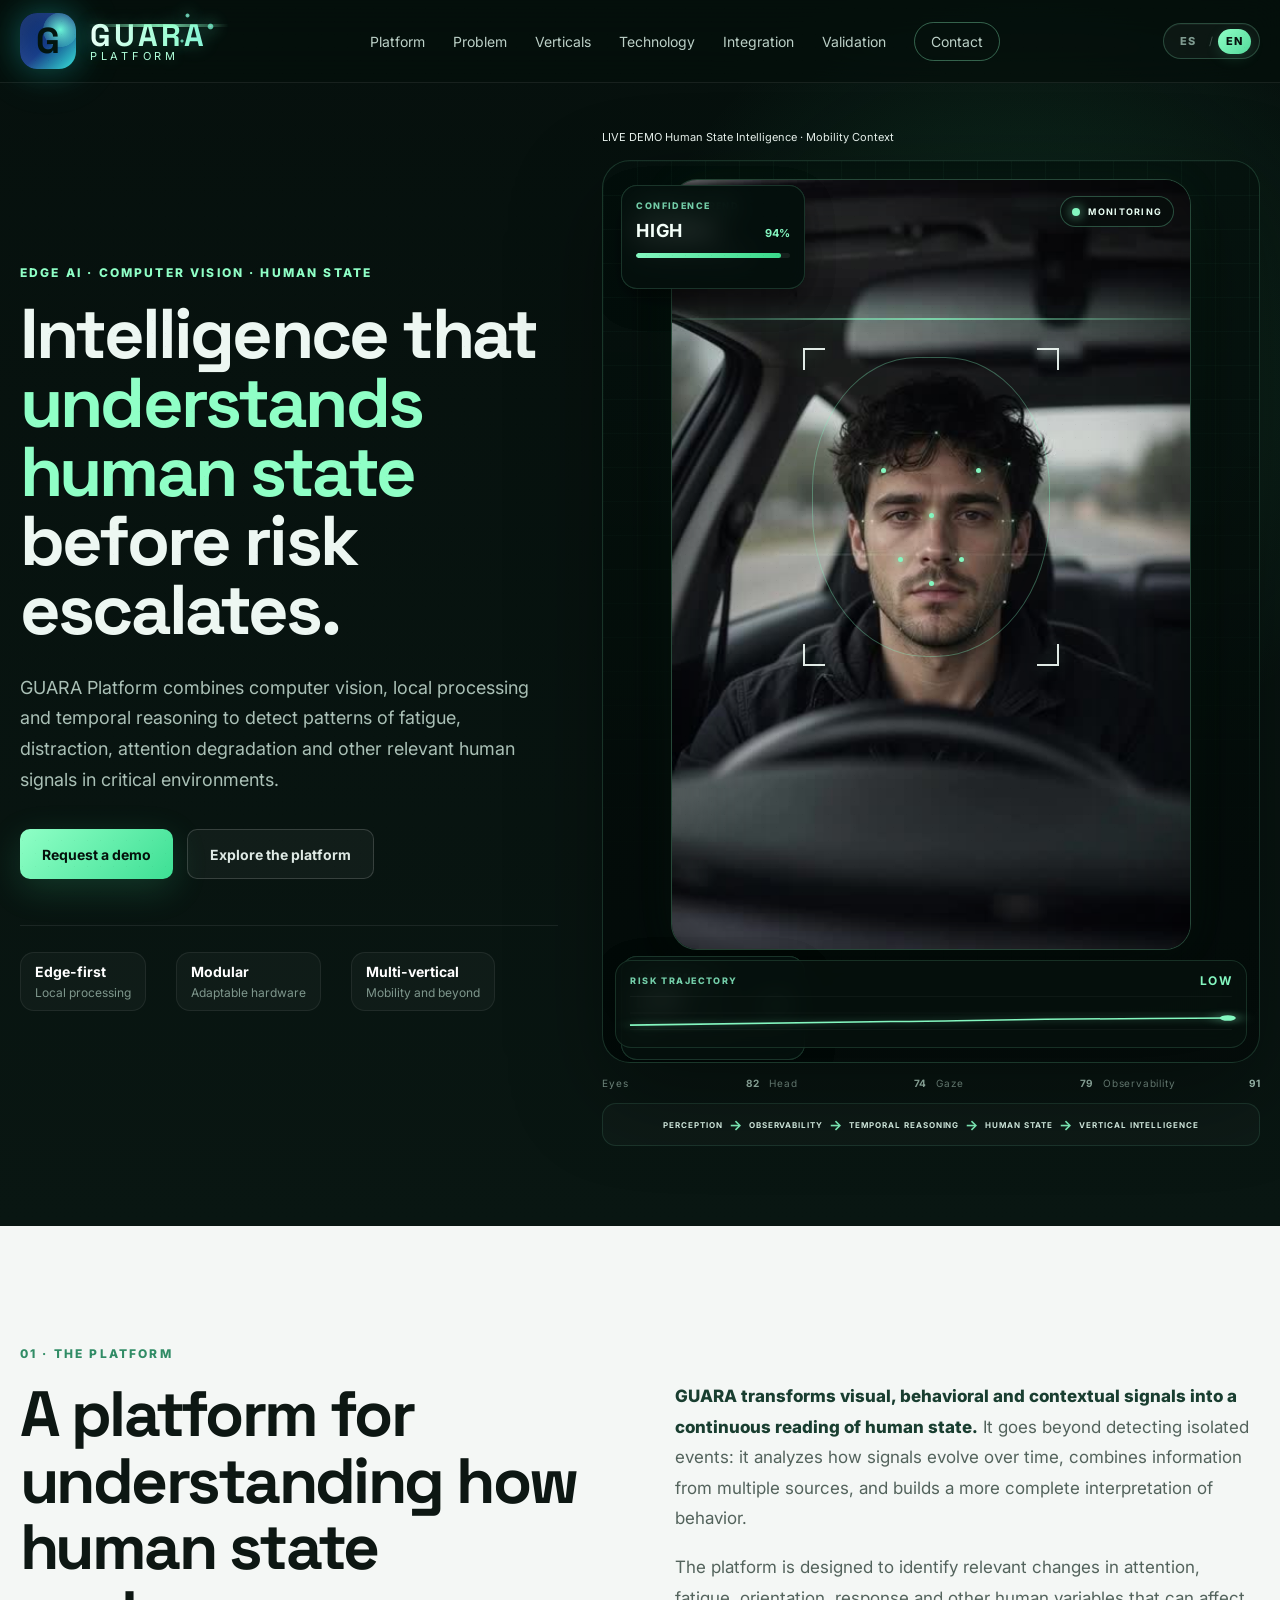
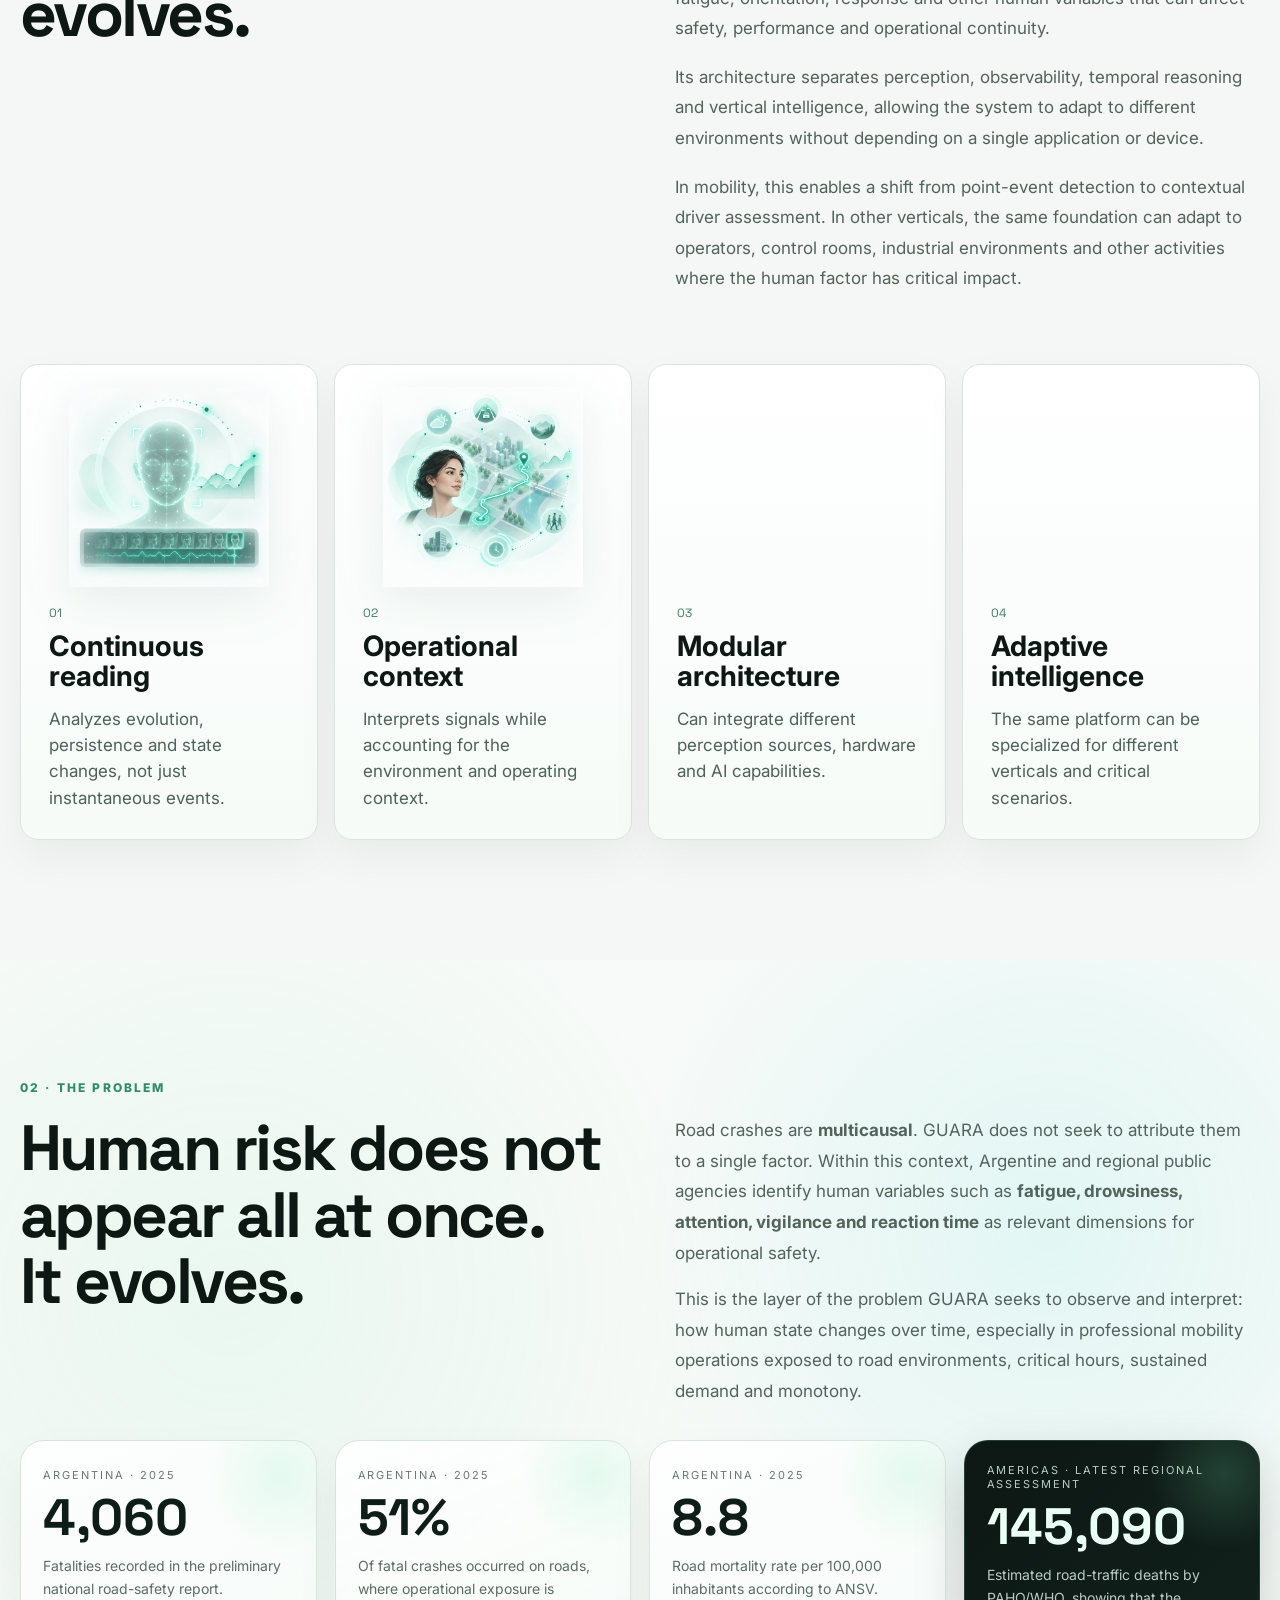
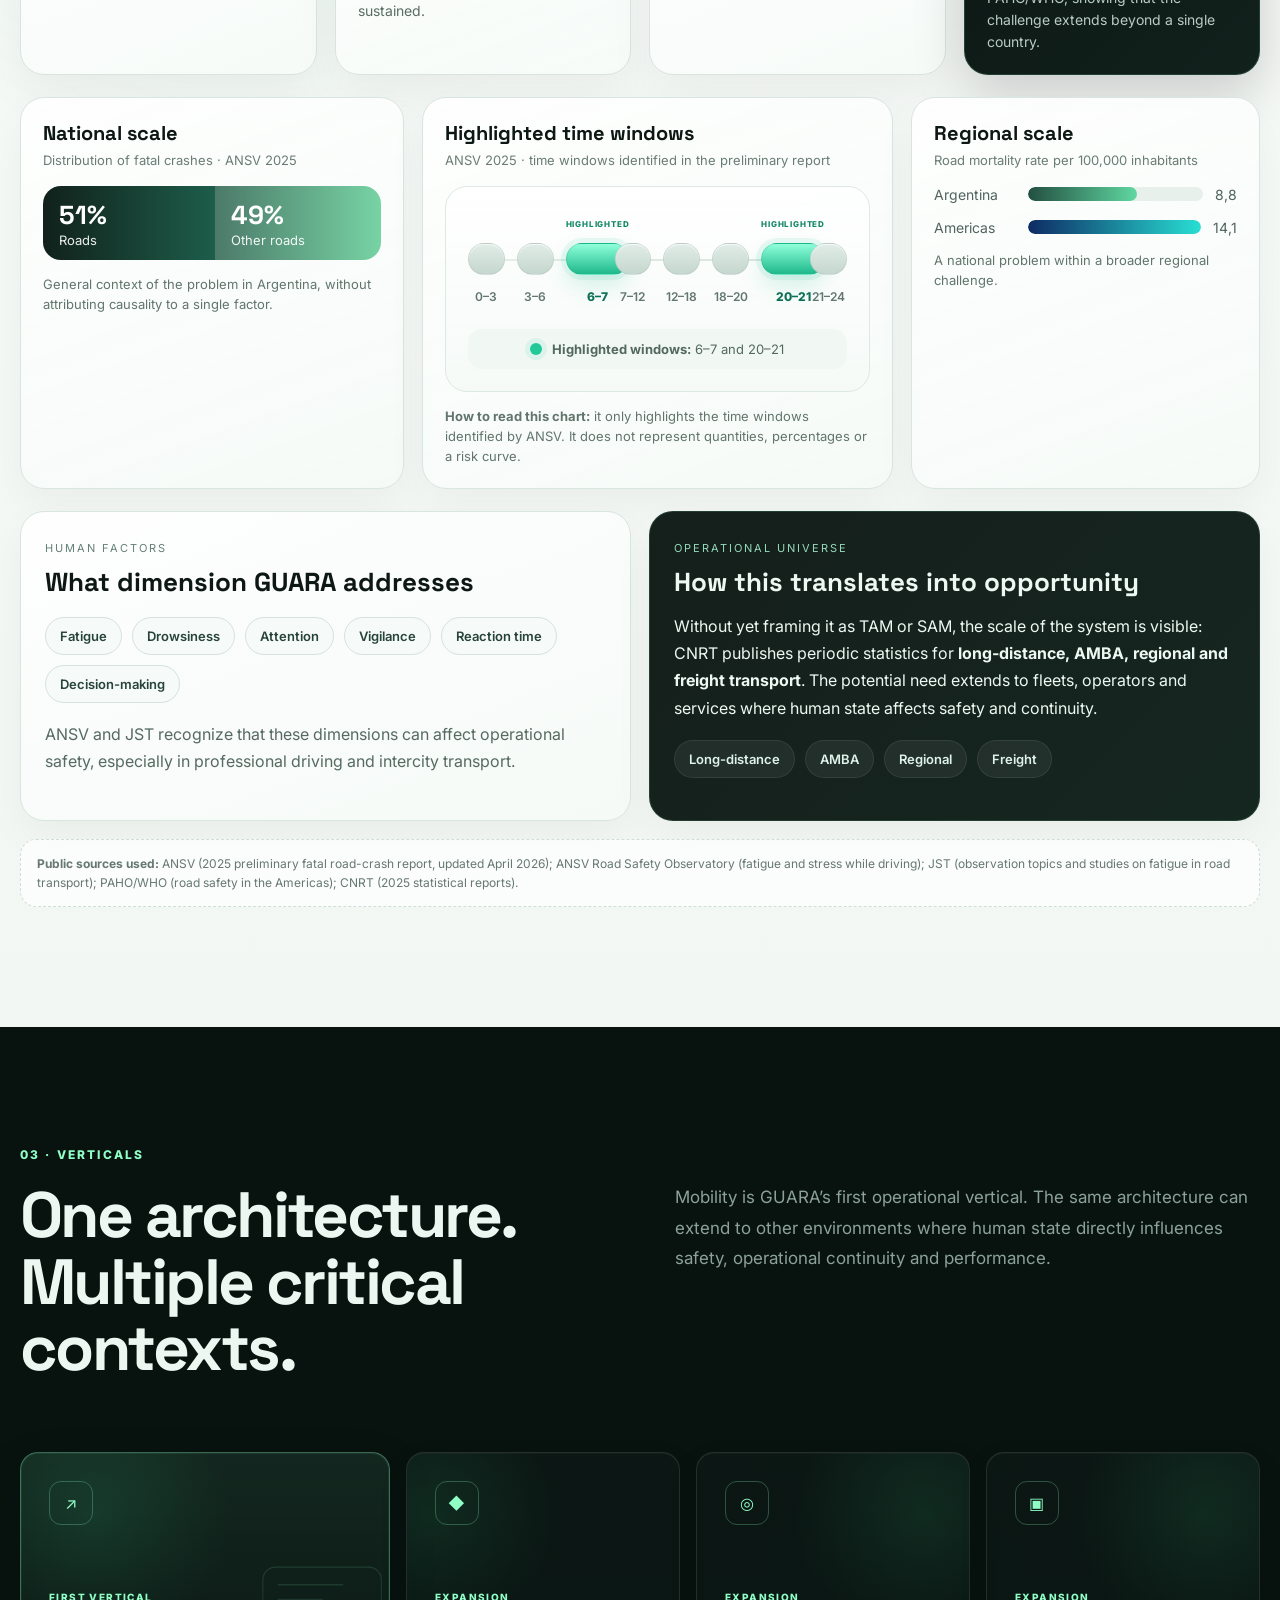
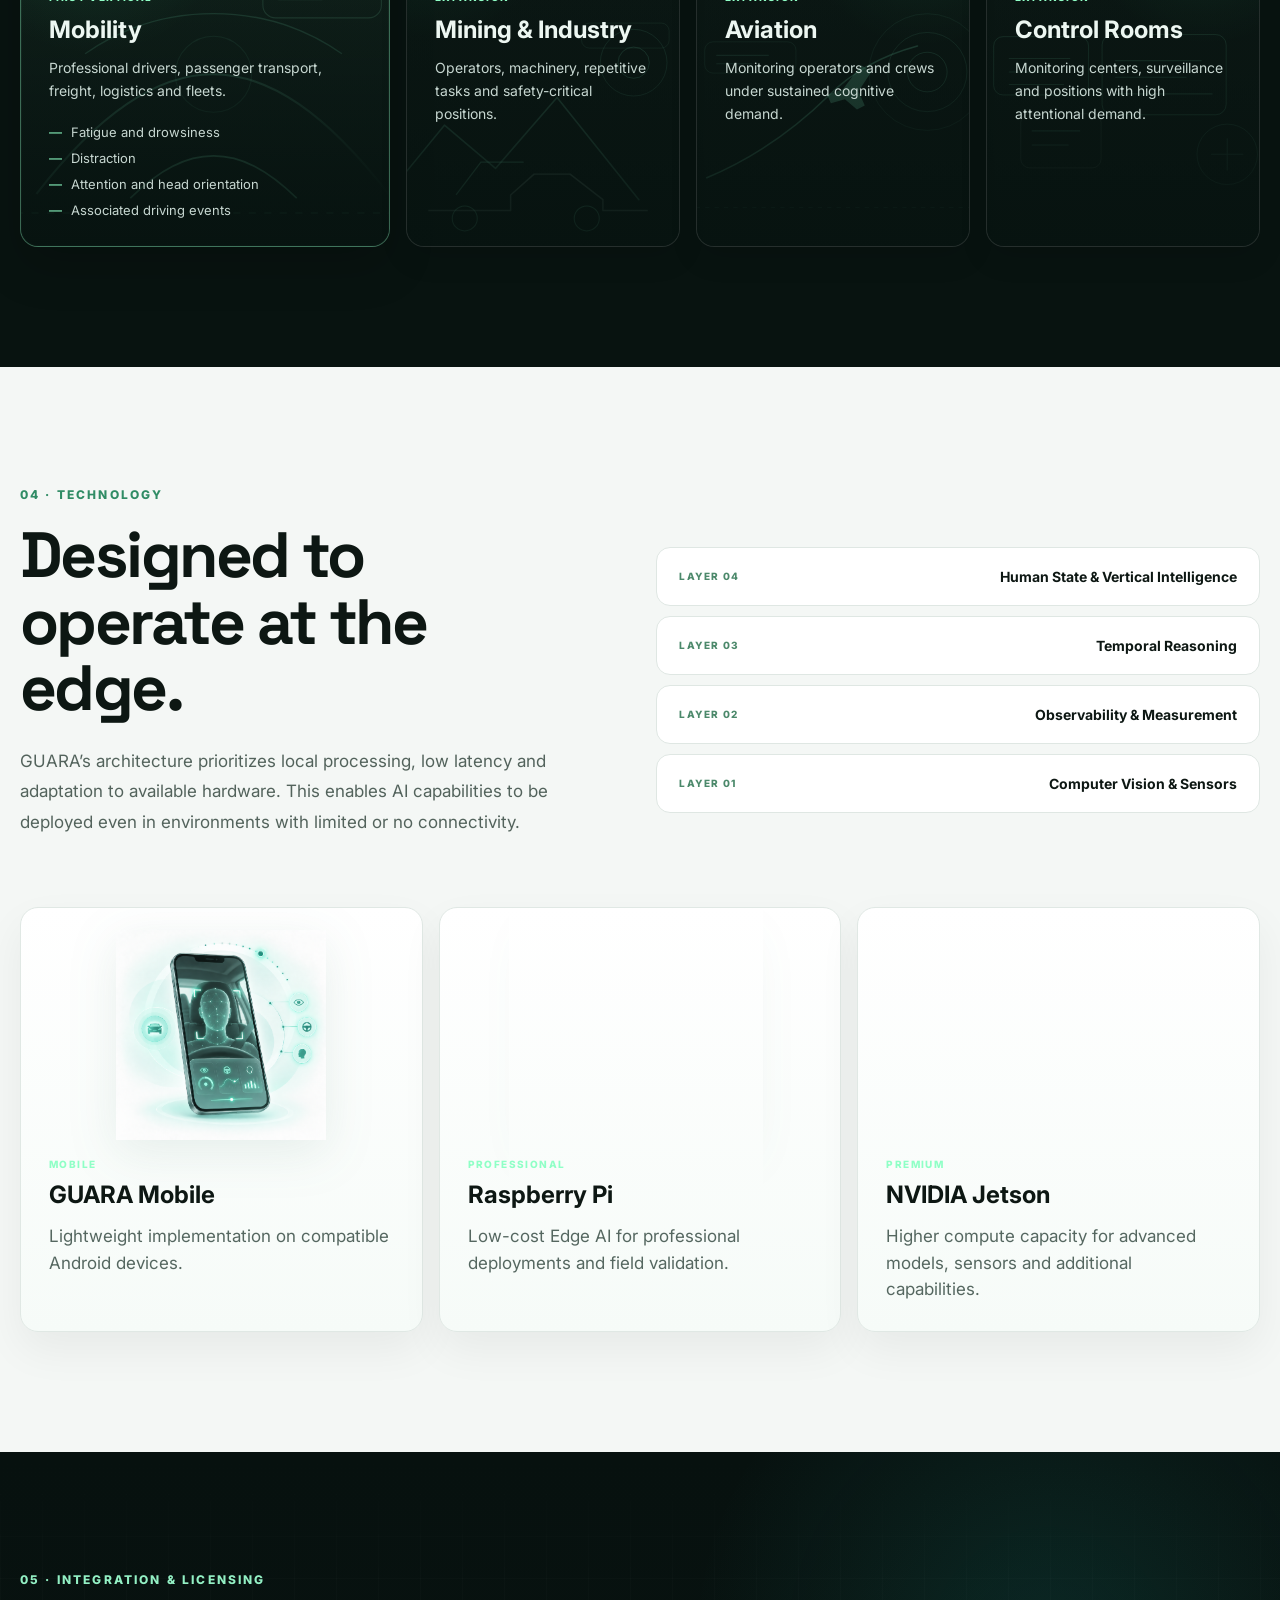
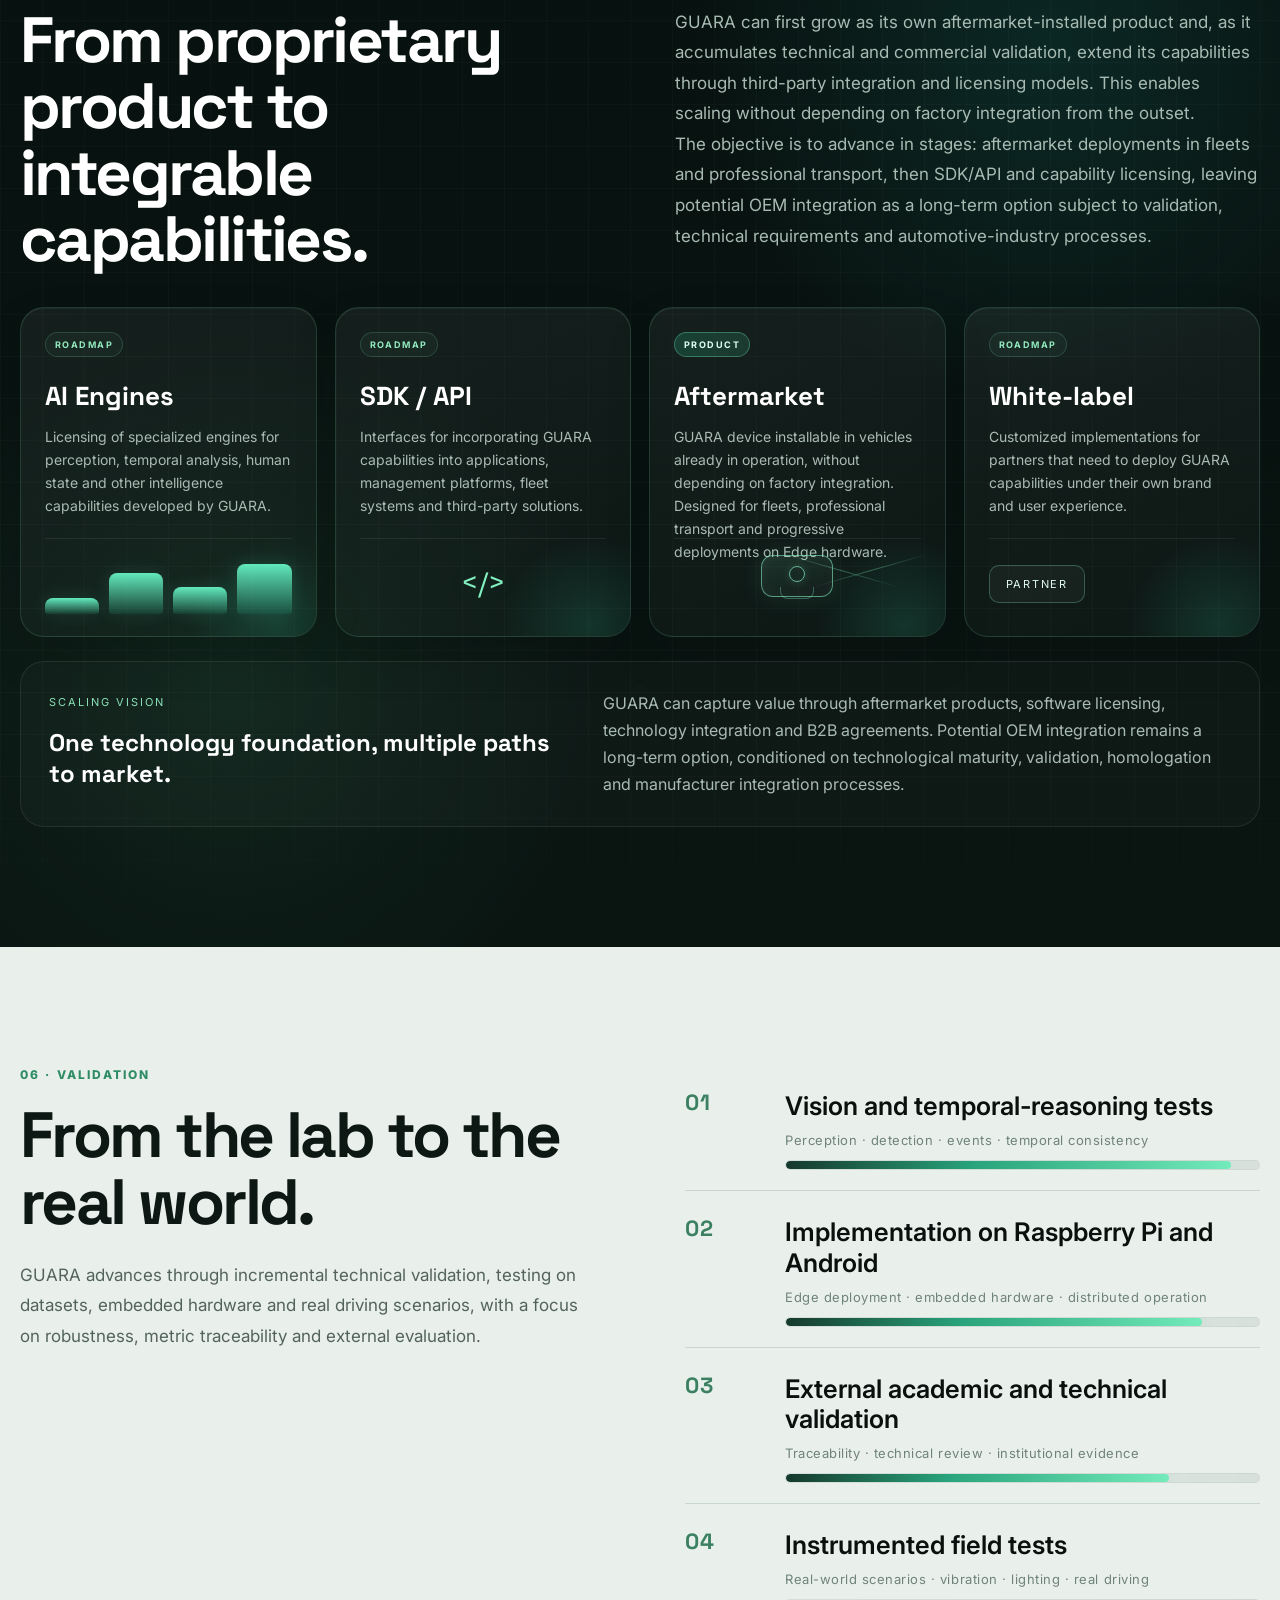
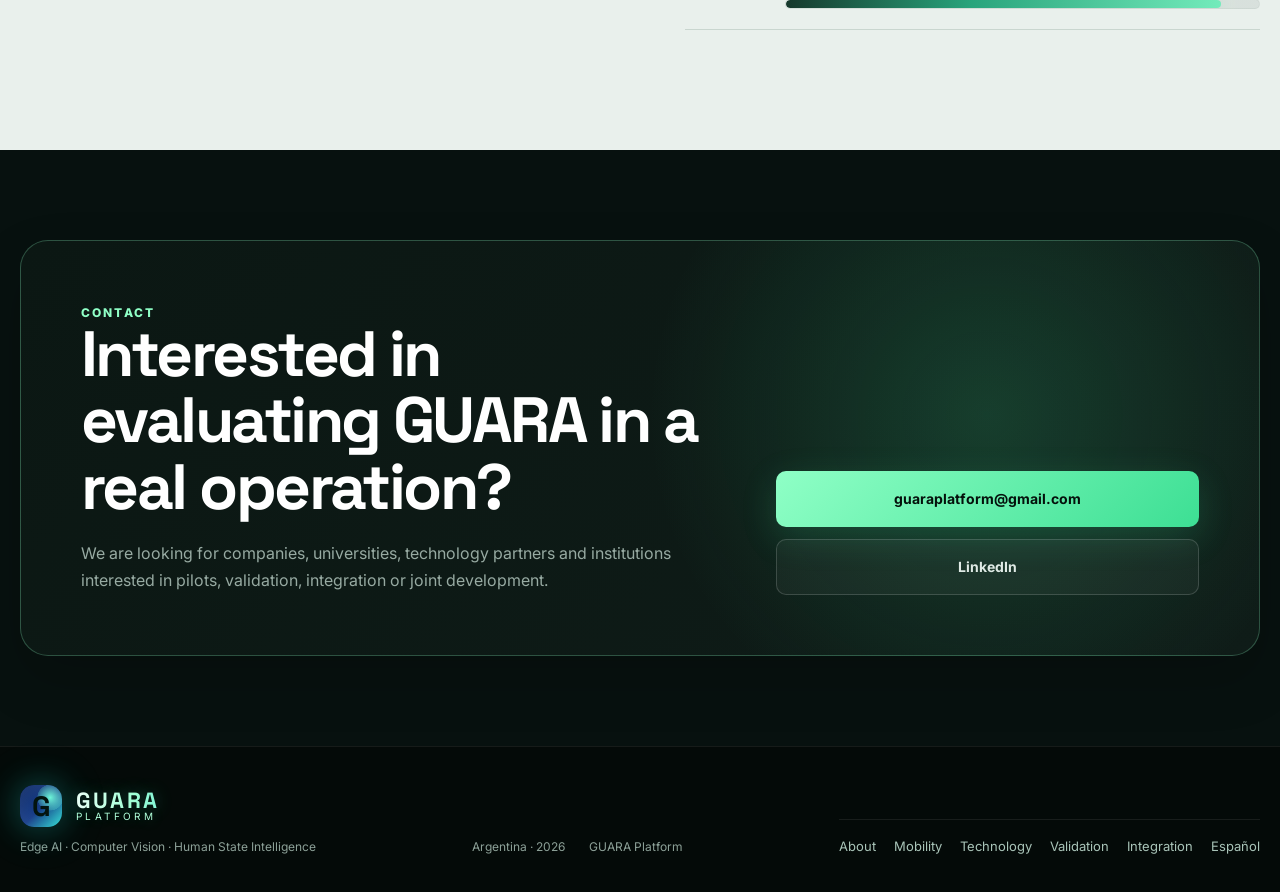
<file: guara_web_v30/index.html>
<!DOCTYPE html>

<html lang="en">
<head>
<meta charset="utf-8"/>
<meta content="width=device-width, initial-scale=1.0" name="viewport"/>
<title>GUARA Platform | Edge AI for Human State Intelligence</title>
<link href="https://fonts.googleapis.com" rel="preconnect"/>
<link crossorigin="" href="https://fonts.gstatic.com" rel="preconnect"/>
<link href="https://fonts.googleapis.com/css2?family=Inter:wght@400;500;600;700;800&amp;family=Space+Grotesk:wght@500;600;700&amp;display=swap" rel="stylesheet"/>
<link href="styles.v30.css" rel="stylesheet"/><meta content="GUARA Platform develops Edge AI and computer vision for continuous human-state observability, temporal reasoning and safety-critical environments, starting with mobility." name="description"/><meta content="index, follow, max-image-preview:large, max-snippet:-1, max-video-preview:-1" name="robots"/><meta content="#07110f" name="theme-color"/><link href="https://guaraplatform.com/" rel="canonical"/><link href="/assets/guara-platform-logo.png" rel="icon" type="image/png"/><meta content="website" property="og:type"/><meta content="GUARA Platform" property="og:site_name"/><meta content="GUARA Platform | Edge AI for Human State Intelligence" property="og:title"/><meta content="Edge AI and computer vision for continuous human-state observability, temporal reasoning and safety-critical environments." property="og:description"/><meta content="https://guaraplatform.com/" property="og:url"/><meta content="https://guaraplatform.com/assets/guara-platform-logo.png" property="og:image"/><meta content="en_US" property="og:locale"/><meta content="summary_large_image" name="twitter:card"/><meta content="GUARA Platform | Edge AI for Human State Intelligence" name="twitter:title"/><meta content="Edge AI and computer vision for continuous human-state observability and safety-critical environments." name="twitter:description"/><meta content="https://guaraplatform.com/assets/guara-platform-logo.png" name="twitter:image"/><link href="https://guaraplatform.com/" hreflang="en" rel="alternate"/><link href="https://guaraplatform.com/es/" hreflang="es" rel="alternate"/><link href="https://guaraplatform.com/" hreflang="x-default" rel="alternate"/><meta content="GUARA Platform" name="author"/><meta content="GUARA Platform" name="application-name"/><meta content="es_AR" property="og:locale:alternate"/><link href="/site.webmanifest" rel="manifest"/><script type="application/ld+json">{"@context":"https://schema.org","@graph":[{"@type":"Organization","@id":"https://guaraplatform.com/#organization","name":"GUARA Platform","url":"https://guaraplatform.com/","logo":{"@type":"ImageObject","url":"https://guaraplatform.com/assets/guara-platform-logo.png"},"description":"Edge AI and computer vision platform for continuous human-state observability, temporal reasoning and safety-critical environments.","sameAs":["https://linkedin.com/in/diegopedraza-seguridad"],"email":"guaraplatform@gmail.com"},{"@type":"WebSite","@id":"https://guaraplatform.com/#website","url":"https://guaraplatform.com/","name":"GUARA Platform","publisher":{"@id":"https://guaraplatform.com/#organization"},"inLanguage":["en","es"]},{"@type":"WebPage","@id":"https://guaraplatform.com/#webpage","url":"https://guaraplatform.com/","name":"GUARA Platform | Edge AI for Human State Intelligence","isPartOf":{"@id":"https://guaraplatform.com/#website"},"about":{"@id":"https://guaraplatform.com/#organization"},"inLanguage":"en","dateModified":"2026-09-18"},{"@type":"VideoObject","@id":"https://guaraplatform.com/#demo-video","name":"GUARA Human State Intelligence live demo","description":"Short visual demonstration of GUARA Platform human-state monitoring in a mobility context.","thumbnailUrl":["https://guaraplatform.com/assets/video_poster.jpg"],"contentUrl":"https://guaraplatform.com/assets/guara-driver-loop.mp4","uploadDate":"2026-09-18","duration":"PT6S","isFamilyFriendly":true,"publisher":{"@id":"https://guaraplatform.com/#organization"}}]}</script></head>
<body><noscript>GUARA Platform works best with JavaScript enabled. Core information remains available on this page.</noscript>
<div class="noise"></div>
<header class="nav-wrap">
<nav class="nav container">
<a aria-label="GUARA Platform" class="brand brand-tech" href="#inicio">
<span aria-hidden="true" class="brand-glyph">G</span>
<span class="brand-stack">
<span class="brand-main">GUARA</span>
<span class="brand-sub">Platform</span>
<span aria-hidden="true" class="brand-flare"></span>
<span aria-hidden="true" class="brand-spark spark-1"></span>
<span aria-hidden="true" class="brand-spark spark-2"></span>
<span aria-hidden="true" class="brand-spark spark-3"></span>
</span>
</a>
<div class="nav-links" id="navLinks">
<a href="#plataforma">Platform</a>
<a href="#problema">Problem</a>
<a href="#verticales">Verticals</a>
<a href="#tecnologia">Technology</a>
<a href="#integracion">Integration</a>
<a href="#validacion">Validation</a>
<a class="nav-cta" href="#contacto">Contact</a>
</div>
<div class="nav-actions">
<div aria-label="Language / Idioma" class="lang-switch" id="langSwitch" role="group"><button aria-pressed="false" class="lang-btn" data-lang="es" title="Español" type="button">ES</button><span aria-hidden="true" class="lang-divider">/</span><button aria-pressed="true" class="lang-btn active" data-lang="en" title="English" type="button">EN</button></div>
<button aria-controls="navLinks" aria-expanded="false" aria-label="Open menu" class="menu-btn" id="menuBtn" type="button"><span aria-hidden="true" class="menu-icon"></span></button>
</div>
</nav>
</header>
<main>
<section class="hero" id="inicio">
<div class="container hero-grid">
<div class="hero-copy reveal">
<div class="eyebrow">EDGE AI · COMPUTER VISION · HUMAN STATE</div>
<h1>
            Intelligence that
            <span>understands human state</span>
            before risk escalates.
          </h1>
<p class="hero-lead">
            GUARA Platform combines computer vision, local processing and temporal reasoning to detect patterns of fatigue, distraction, attention degradation and other relevant human signals in critical environments.
          </p>
<div class="hero-actions">
<a class="btn btn-primary" href="#contacto">Request a demo</a>
<a class="btn btn-secondary" href="#plataforma">Explore the platform</a>
</div>
<div class="hero-proof">
<div>
<strong>Edge-first</strong>
<span>Local processing</span>
</div>
<div>
<strong>Modular</strong>
<span>Adaptable hardware</span>
</div>
<div>
<strong>Multi-vertical</strong>
<span>Mobility and beyond</span>
</div>
</div>
</div>
<div class="hero-visual reveal reveal-delay">
<div class="hero-monitor hero-monitor-v3" id="heroMonitor">
<div class="monitor-caption">
<span class="demo-pill"><span class="live-dot"></span> LIVE DEMO</span>
<span>Human State Intelligence · Mobility Context</span>
</div>
<div class="guara-demo-shell" id="guaraDemoShell">
<div class="intel-card intel-left intel-a">
<span class="intel-label">HUMAN STATE</span>
<strong id="humanState">STABLE</strong>
<small id="humanStateSub">Focused · attentive</small>
</div>
<div class="intel-card intel-left intel-b">
<span class="intel-label">TEMPORAL TREND</span>
<strong id="temporalTrend">NORMAL</strong>
<small id="temporalSub">Consistent over time</small>
</div>
<div class="intel-card intel-left intel-c">
<span class="intel-label">CONFIDENCE</span>
<div class="intel-inline"><strong id="confidenceValue">HIGH</strong><span id="confidencePct">94%</span></div>
<div class="mini-bar"><i id="confidenceBar" style="width:94%"></i></div>
</div>
<div class="video-core" id="videoCore">
<video aria-label="GUARA live human-state monitoring demonstration" autoplay="" class="guara-video" id="guaraVideo" loop="" muted="" playsinline="" poster="assets/video_poster.jpg" preload="metadata">
<source src="assets/guara-driver-loop.mp4" type="video/mp4"/>
</video>
<div class="video-vignette"></div>
<div aria-hidden="true" class="face-reticle">
<span class="reticle-corner rc1"></span><span class="reticle-corner rc2"></span>
<span class="reticle-corner rc3"></span><span class="reticle-corner rc4"></span>
<span class="landmark l1"></span><span class="landmark l2"></span><span class="landmark l3"></span>
<span class="landmark l4"></span><span class="landmark l5"></span><span class="landmark l6"></span>
</div>
<div class="scan-beam"></div>
<div class="risk-wash" id="riskWash"></div>
<div class="alert-chip" id="alertChip"><span></span><strong id="alertText">MONITORING</strong></div>
</div>
<div class="intel-card intel-right intel-a">
<span class="intel-label">SIGNAL FUSION</span>
<strong id="fusionState">ACTIVE</strong>
<small>Visual + temporal signals</small>
</div>
<div class="intel-card intel-right intel-b">
<span class="intel-label">CONTEXT</span>
<strong>MOBILITY</strong>
<small>On-road operation</small>
</div>
<div class="intel-card intel-right intel-c">
<span class="intel-label">UNCERTAINTY</span>
<div class="intel-inline"><strong id="uncertaintyState">LOW</strong><span id="uncertaintyPct">08%</span></div>
<div class="mini-bar reverse"><i id="uncertaintyBar" style="width:8%"></i></div>
</div>
<div class="risk-panel">
<div class="risk-title"><span>RISK TRAJECTORY</span><strong id="riskState">LOW</strong></div>
<svg aria-label="Risk trajectory" class="risk-chart" preserveaspectratio="none" viewbox="0 0 300 70">
<path class="risk-grid" d="M0 58 H300 M0 35 H300 M0 12 H300"></path>
<path class="risk-path" d="M0 52 C55 50,95 48,130 47 S205 43,300 42" id="riskPath"></path>
<circle class="risk-dot" cx="298" cy="42" id="riskDot" r="4"></circle>
</svg>
</div>
</div>
<div class="input-strip">
<div class="input-block"><span>Eyes</span><div class="signal-bar"><i id="barEyes" style="width:82%"></i></div><b id="eyesVal">82</b></div>
<div class="input-block"><span>Head</span><div class="signal-bar"><i id="barHead" style="width:74%"></i></div><b id="headVal">74</b></div>
<div class="input-block"><span>Gaze</span><div class="signal-bar"><i id="barGaze" style="width:79%"></i></div><b id="gazeVal">79</b></div>
<div class="input-block"><span>Observability</span><div class="signal-bar"><i id="barObs" style="width:91%"></i></div><b id="obsVal">91</b></div>
</div>
<div aria-label="GUARA intelligence pipeline" class="architecture-ribbon">
<span>PERCEPTION</span><i>→</i><span>OBSERVABILITY</span><i>→</i><span>TEMPORAL REASONING</span><i>→</i><span>HUMAN STATE</span><i>→</i><span>VERTICAL INTELLIGENCE</span>
</div>
</div>
</div>
</div>
</section>
<section class="section intro" id="plataforma">
<div class="container">
<div class="section-kicker">01 · THE PLATFORM</div>
<div class="split platform-intro">
<div class="reveal">
<h2>A platform for understanding how human state evolves.</h2>
</div>
<div class="reveal reveal-delay">
<div class="platform-copy">
<p class="section-text">
<strong>GUARA transforms visual, behavioral and contextual signals into a continuous reading of human state.</strong>
                It goes beyond detecting isolated events: it analyzes how signals evolve over time, combines information from multiple sources, and builds a more complete interpretation of behavior.
              </p>
<p class="section-text">
                The platform is designed to identify relevant changes in attention, fatigue, orientation, response and other human variables that can affect safety, performance and operational continuity.
              </p>
<p class="section-text">
                Its architecture separates perception, observability, temporal reasoning and vertical intelligence, allowing the system to adapt to different environments without depending on a single application or device.
              </p>
<p class="section-text">
                In mobility, this enables a shift from point-event detection to contextual driver assessment. In other verticals, the same foundation can adapt to operators, control rooms, industrial environments and other activities where the human factor has critical impact.
              </p>
</div>
</div>
</div>
<div class="feature-grid platform-capabilities">
<article class="feature-card reveal cap-reading with-real-illustration"><div class="real-illustration-wrap"><img alt="Lectura continua" class="real-illustration" decoding="async" height="1254" loading="lazy" src="assets/continuous-reading.png" width="1254"/></div>
<div aria-hidden="true" class="card-art-inline art-reading"><svg fill="none" viewbox="0 0 520 340" xmlns="http://www.w3.org/2000/svg"><defs><radialgradient cx="0" cy="0" gradienttransform="translate(280 180) rotate(90) scale(150 150)" gradientunits="userSpaceOnUse" id="rg1" r="1"><stop stop-color="#7CE9B5" stop-opacity=".28"></stop><stop offset="1" stop-color="#7CE9B5" stop-opacity="0"></stop></radialgradient></defs><circle cx="280" cy="180" fill="url(#rg1)" r="150"></circle><rect fill="#F5FCF8" height="150" rx="24" stroke="#87E9BC" stroke-width="4" width="280" x="120" y="70"></rect><rect fill="#F0FAF4" height="90" rx="16" stroke="#CFE8DD" stroke-width="2" width="220" x="150" y="100"></rect><path d="M170 170C190 145 220 130 260 130C300 130 330 145 350 170" stroke="#54D69A" stroke-linecap="round" stroke-width="6"></path><circle cx="220" cy="145" fill="#54D69A" r="7"></circle><circle cx="300" cy="145" fill="#54D69A" r="7"></circle><circle cx="260" cy="165" fill="#54D69A" r="7"></circle><path d="M130 255C180 225 230 215 275 220C320 225 360 240 395 265" stroke="#54D69A" stroke-linecap="round" stroke-width="6"></path><path d="M118 290H405" stroke="#D1E0D8" stroke-width="3"></path><path d="M165 270V292M225 250V292M285 242V292M345 258V292" stroke="#A5CDBA" stroke-width="4"></path></svg></div>
<span class="card-number">01</span>
<h3>Continuous reading</h3>
<p>Analyzes evolution, persistence and state changes, not just instantaneous events.</p>
</article>
<article class="feature-card reveal cap-context with-real-illustration"><div class="real-illustration-wrap"><img alt="Contexto operacional" class="real-illustration" decoding="async" height="1254" loading="lazy" src="assets/operational-context.png" width="1254"/></div>
<div aria-hidden="true" class="card-art-inline art-context"><svg fill="none" viewbox="0 0 520 340" xmlns="http://www.w3.org/2000/svg"><defs><radialgradient cx="0" cy="0" gradienttransform="translate(280 175) rotate(90) scale(150 150)" gradientunits="userSpaceOnUse" id="rg2" r="1"><stop stop-color="#7CE9B5" stop-opacity=".28"></stop><stop offset="1" stop-color="#7CE9B5" stop-opacity="0"></stop></radialgradient></defs><circle cx="280" cy="175" fill="url(#rg2)" r="150"></circle><circle cx="280" cy="165" r="95" stroke="#D2E5DB" stroke-width="3"></circle><circle cx="280" cy="165" r="62" stroke="#54D69A" stroke-dasharray="9 10" stroke-width="5"></circle><circle cx="280" cy="165" r="26" stroke="#54D69A" stroke-width="5"></circle><circle cx="280" cy="165" fill="#54D69A" r="10"></circle><path d="M175 245C215 230 245 205 270 178C292 155 325 130 385 103" stroke="#54D69A" stroke-linecap="round" stroke-width="6"></path><path d="M154 300H408" stroke="#D1E0D8" stroke-width="3"></path><path d="M170 282L214 257L248 272L300 218L345 242L391 210" stroke="#54D69A" stroke-linecap="round" stroke-linejoin="round" stroke-width="6"></path><path d="M348 78C348 94 328 110 328 110C328 110 308 94 308 78C308 66 317 58 328 58C339 58 348 66 348 78Z" fill="#F7FCF9" stroke="#54D69A" stroke-width="4"></path><circle cx="328" cy="79" fill="#54D69A" r="7"></circle></svg></div>
<span class="card-number">02</span>
<h3>Operational context</h3>
<p>Interprets signals while accounting for the environment and operating context.</p>
</article>
<article class="feature-card reveal cap-modular with-real-illustration"><div class="real-illustration-wrap"><img alt="Modular architecture" class="real-illustration" decoding="async" height="1254" loading="lazy" src="assets/modular-architecture.png" width="1254"/></div>
<div aria-hidden="true" class="card-art-inline art-modular"><svg fill="none" viewbox="0 0 520 340" xmlns="http://www.w3.org/2000/svg"><defs><radialgradient cx="0" cy="0" gradienttransform="translate(280 175) rotate(90) scale(150 150)" gradientunits="userSpaceOnUse" id="rg3" r="1"><stop stop-color="#7CE9B5" stop-opacity=".26"></stop><stop offset="1" stop-color="#7CE9B5" stop-opacity="0"></stop></radialgradient></defs><circle cx="280" cy="175" fill="url(#rg3)" r="150"></circle><rect fill="#F8FCFA" height="70" rx="18" stroke="#54D69A" stroke-width="4" width="110" x="120" y="75"></rect><rect fill="#F8FCFA" height="80" rx="20" stroke="#D0E5DA" stroke-width="3" width="125" x="295" y="65"></rect><rect fill="#F8FCFA" height="90" rx="22" stroke="#D0E5DA" stroke-width="3" width="150" x="95" y="190"></rect><rect fill="#F8FCFA" height="75" rx="18" stroke="#54D69A" stroke-width="4" width="115" x="305" y="200"></rect><path d="M230 110H295M175 145V190M360 145V200M245 235H305" stroke="#54D69A" stroke-linecap="round" stroke-width="6"></path><circle cx="295" cy="110" fill="#54D69A" r="7"></circle><circle cx="175" cy="190" fill="#54D69A" r="7"></circle><circle cx="360" cy="200" fill="#54D69A" r="7"></circle><circle cx="305" cy="235" fill="#54D69A" r="7"></circle></svg></div>
<span class="card-number">03</span>
<h3>Modular architecture</h3>
<p>Can integrate different perception sources, hardware and AI capabilities.</p>
</article>
<article class="feature-card reveal cap-adaptive with-real-illustration"><div class="real-illustration-wrap"><img alt="Adaptive intelligence" class="real-illustration" decoding="async" height="1254" loading="lazy" src="assets/adaptive-intelligence.png" width="1254"/></div>
<div aria-hidden="true" class="card-art-inline art-adaptive"><svg fill="none" viewbox="0 0 520 340" xmlns="http://www.w3.org/2000/svg"><defs><radialgradient cx="0" cy="0" gradienttransform="translate(280 175) rotate(90) scale(150 150)" gradientunits="userSpaceOnUse" id="rg4" r="1"><stop stop-color="#7CE9B5" stop-opacity=".28"></stop><stop offset="1" stop-color="#7CE9B5" stop-opacity="0"></stop></radialgradient></defs><circle cx="280" cy="175" fill="url(#rg4)" r="150"></circle><circle cx="155" cy="220" fill="#F8FCFA" r="16" stroke="#54D69A" stroke-width="4"></circle><circle cx="275" cy="95" fill="#F8FCFA" r="19" stroke="#54D69A" stroke-width="4"></circle><circle cx="380" cy="215" fill="#F8FCFA" r="16" stroke="#C7DFD3" stroke-width="3"></circle><circle cx="220" cy="70" fill="#F8FCFA" r="12" stroke="#C7DFD3" stroke-width="3"></circle><circle cx="110" cy="130" fill="#F8FCFA" r="12" stroke="#C7DFD3" stroke-width="3"></circle><path d="M171 210L260 110M171 220H364M144 210L122 140M232 78L259 92M275 114V200" stroke="#54D69A" stroke-linecap="round" stroke-width="6"></path><path d="M115 295H400" stroke="#D1E0D8" stroke-width="3"></path><path d="M170 268L215 245L263 262L320 218L381 240" stroke="#54D69A" stroke-linecap="round" stroke-linejoin="round" stroke-width="6"></path></svg></div>
<span class="card-number">04</span>
<h3>Adaptive intelligence</h3>
<p>The same platform can be specialized for different verticals and critical scenarios.</p>
</article>
</div>
</div>
</section>
<section class="section problem-section" id="problema">
<div class="container">
<div class="section-kicker">02 · THE PROBLEM</div>
<div class="split problem-intro">
<div class="reveal">
<h2>Human risk does not appear all at once.<br/>It evolves.</h2>
</div>
<div class="reveal reveal-delay">
<div class="problem-copy">
<p class="section-text">
                Road crashes are <strong>multicausal</strong>. GUARA does not seek to attribute them to a single factor. Within this context, Argentine and regional public agencies identify human variables such as
                <strong>fatigue, drowsiness, attention, vigilance and reaction time</strong> as relevant dimensions for operational safety.
              </p>
<p class="section-text">
                This is the layer of the problem GUARA seeks to observe and interpret: how human state changes over time, especially in professional mobility operations exposed to road environments, critical hours, sustained demand and monotony.
              </p>
</div>
</div>
</div>
<div class="problem-stats animate-on-view reveal" id="problemStats">
<article class="problem-stat-card">
<span class="stat-kicker">Argentina · 2025</span>
<div class="stat-value"><span class="count-up" data-count="4060" data-format="integer">0</span></div>
<p>Fatalities recorded in the preliminary national road-safety report.</p>
</article>
<article class="problem-stat-card">
<span class="stat-kicker">Argentina · 2025</span>
<div class="stat-value"><span class="count-up" data-count="51" data-format="percent">0</span></div>
<p>Of fatal crashes occurred on roads, where operational exposure is sustained.</p>
</article>
<article class="problem-stat-card">
<span class="stat-kicker">Argentina · 2025</span>
<div class="stat-value"><span class="count-up" data-count="8.8" data-format="decimal1">0</span></div>
<p>Road mortality rate per 100,000 inhabitants according to ANSV.</p>
</article>
<article class="problem-stat-card accent">
<span class="stat-kicker">Americas · latest regional assessment</span>
<div class="stat-value"><span class="count-up" data-count="145090" data-format="integer">0</span></div>
<p>Estimated road-traffic deaths by PAHO/WHO, showing that the challenge extends beyond a single country.</p>
</article>
</div>
<div class="problem-chart-grid">
<article class="chart-card reveal animate-on-view chart-routes">
<div class="chart-head">
<h3>National scale</h3>
<span>Distribution of fatal crashes · ANSV 2025</span>
</div>
<div class="stacked-track">
<div class="stacked-fill routes" data-fill="51"><strong>51%</strong><span>Roads</span></div>
<div class="stacked-fill others" data-fill="49"><strong>49%</strong><span>Other roads</span></div>
</div>
<p class="chart-note">General context of the problem in Argentina, without attributing causality to a single factor.</p>
</article>
<article class="chart-card reveal animate-on-view chart-hours-simple">
<div class="chart-head">
<h3>Highlighted time windows</h3>
<span>ANSV 2025 · time windows identified in the preliminary report</span>
</div>
<div aria-label="Franjas horarias destacadas por ANSV" class="timeband-wrap">
<div aria-hidden="true" class="timeband-line"></div>
<div class="timeband-grid">
<div class="timeband-item"><span class="timeband-block"></span><label>0–3</label></div>
<div class="timeband-item"><span class="timeband-block"></span><label>3–6</label></div>
<div class="timeband-item highlighted"><span class="timeband-badge">HIGHLIGHTED</span><span class="timeband-block"></span><label>6–7</label></div>
<div class="timeband-item"><span class="timeband-block"></span><label>7–12</label></div>
<div class="timeband-item"><span class="timeband-block"></span><label>12–18</label></div>
<div class="timeband-item"><span class="timeband-block"></span><label>18–20</label></div>
<div class="timeband-item highlighted"><span class="timeband-badge">HIGHLIGHTED</span><span class="timeband-block"></span><label>20–21</label></div>
<div class="timeband-item"><span class="timeband-block"></span><label>21–24</label></div>
</div>
<div class="timeband-callout">
<span class="callout-dot"></span>
<div><strong>Highlighted windows:</strong> 6–7 and 20–21</div>
</div>
</div>
<p class="chart-note"><strong>How to read this chart:</strong> it only highlights the time windows identified by ANSV. It does not represent quantities, percentages or a risk curve.</p>
</article>
<article class="chart-card reveal animate-on-view chart-compare">
<div class="chart-head">
<h3>Regional scale</h3>
<span>Road mortality rate per 100,000 inhabitants</span>
</div>
<div class="compare-bars">
<div class="compare-item">
<div class="compare-label">Argentina</div>
<div class="compare-track"><span class="compare-fill" data-fill="62"></span></div>
<div class="compare-value">8,8</div>
</div>
<div class="compare-item">
<div class="compare-label">Americas</div>
<div class="compare-track"><span class="compare-fill accent" data-fill="100"></span></div>
<div class="compare-value">14,1</div>
</div>
</div>
<p class="chart-note">A national problem within a broader regional challenge.</p>
</article>
</div>
<div class="problem-bottom split reveal">
<div class="problem-focus-card">
<span class="mini-kicker">HUMAN FACTORS</span>
<h3>What dimension GUARA addresses</h3>
<div class="focus-pill-grid">
<span>Fatigue</span>
<span>Drowsiness</span>
<span>Attention</span>
<span>Vigilance</span>
<span>Reaction time</span>
<span>Decision-making</span>
</div>
<p>ANSV and JST recognize that these dimensions can affect operational safety, especially in professional driving and intercity transport.</p>
</div>
<div class="problem-focus-card operational">
<span class="mini-kicker">OPERATIONAL UNIVERSE</span>
<h3>How this translates into opportunity</h3>
<p>Without yet framing it as TAM or SAM, the scale of the system is visible: CNRT publishes periodic statistics for <strong>long-distance, AMBA, regional and freight transport</strong>. The potential need extends to fleets, operators and services where human state affects safety and continuity.</p>
<div class="scope-strip">
<span>Long-distance</span>
<span>AMBA</span>
<span>Regional</span>
<span>Freight</span>
</div>
</div>
</div>
<div class="problem-footnote reveal">
<strong>Public sources used:</strong> ANSV (2025 preliminary fatal road-crash report, updated April 2026); ANSV Road Safety Observatory (fatigue and stress while driving); JST (observation topics and studies on fatigue in road transport); PAHO/WHO (road safety in the Americas); CNRT (2025 statistical reports).
        </div>
</div>
</section>
<section class="section dark-block" id="verticales">
<div class="container">
<div class="section-kicker light">03 · VERTICALS</div>
<div class="split">
<div class="reveal">
<h2>One architecture.<br/>Multiple critical contexts.</h2>
</div>
<div class="reveal reveal-delay">
<p class="section-text muted">
              Mobility is GUARA’s first operational vertical. The same architecture can extend to other environments where human state directly influences safety, operational continuity and performance.
            </p>
</div>
</div>
<div class="vertical-grid">
<article class="vertical-card active reveal bg-mobility">
<div class="vertical-icon">↗</div>
<span>FIRST VERTICAL</span>
<h3>Mobility</h3>
<p>Professional drivers, passenger transport, freight, logistics and fleets.</p>
<ul>
<li>Fatigue and drowsiness</li>
<li>Distraction</li>
<li>Attention and head orientation</li>
<li>Associated driving events</li>
</ul>
</article>
<article class="vertical-card reveal bg-mining">
<div class="vertical-icon">◆</div>
<span>EXPANSION</span>
<h3>Mining &amp; Industry</h3>
<p>Operators, machinery, repetitive tasks and safety-critical positions.</p>
</article>
<article class="vertical-card reveal bg-aviation">
<div class="vertical-icon">◎</div>
<span>EXPANSION</span>
<h3>Aviation</h3>
<p>Monitoring operators and crews under sustained cognitive demand.</p>
</article>
<article class="vertical-card reveal bg-control">
<div class="vertical-icon">▣</div>
<span>EXPANSION</span>
<h3>Control Rooms</h3>
<p>Monitoring centers, surveillance and positions with high attentional demand.</p>
</article>
</div>
</div>
</section>
<section class="section" id="tecnologia">
<div class="container">
<div class="section-kicker">04 · TECHNOLOGY</div>
<div class="tech-layout">
<div class="tech-copy reveal">
<h2>Designed to operate at the edge.</h2>
<p class="section-text">
              GUARA’s architecture prioritizes local processing, low latency and adaptation to available hardware. This enables AI capabilities to be deployed even in environments with limited or no connectivity.
            </p>
</div>
<div class="stack reveal reveal-delay">
<div class="stack-item">
<span>LAYER 04</span>
<strong>Human State &amp; Vertical Intelligence</strong>
</div>
<div class="stack-item">
<span>LAYER 03</span>
<strong>Temporal Reasoning</strong>
</div>
<div class="stack-item">
<span>LAYER 02</span>
<strong>Observability &amp; Measurement</strong>
</div>
<div class="stack-item">
<span>LAYER 01</span>
<strong>Computer Vision &amp; Sensors</strong>
</div>
</div>
</div>
<div class="platforms">
<div class="platform-card reveal bg-mobile with-real-illustration"><div class="real-illustration-wrap"><img alt="GUARA Mobile" class="real-illustration" decoding="async" height="1254" loading="lazy" src="assets/guara-mobile.png" width="1254"/></div>
<div aria-hidden="true" class="platform-art-inline art-mobile"><svg fill="none" viewbox="0 0 520 300" xmlns="http://www.w3.org/2000/svg"><defs><radialgradient cx="0" cy="0" gradienttransform="translate(290 160) rotate(90) scale(140 140)" gradientunits="userSpaceOnUse" id="rg5" r="1"><stop stop-color="#7CE9B5" stop-opacity=".28"></stop><stop offset="1" stop-color="#7CE9B5" stop-opacity="0"></stop></radialgradient></defs><circle cx="290" cy="160" fill="url(#rg5)" r="140"></circle><rect fill="#F7FCF9" height="230" rx="34" stroke="#54D69A" stroke-width="5" width="150" x="180" y="40"></rect><rect fill="#F0FAF4" height="150" rx="20" stroke="#D2E5DB" stroke-width="2" width="100" x="205" y="78"></rect><path d="M220 145C233 123 251 110 275 110C299 110 317 123 330 145" stroke="#54D69A" stroke-linecap="round" stroke-width="5"></path><circle cx="248" cy="145" fill="#54D69A" r="6"></circle><circle cx="302" cy="145" fill="#54D69A" r="6"></circle><circle cx="275" cy="163" fill="#54D69A" r="6"></circle><circle cx="275" cy="245" r="11" stroke="#54D69A" stroke-width="4"></circle></svg></div>
<span>MOBILE</span>
<h3>GUARA Mobile</h3>
<p>Lightweight implementation on compatible Android devices.</p>
</div>
<div class="platform-card reveal bg-raspberry with-real-illustration"><div class="real-illustration-wrap"><img alt="Raspberry Pi" class="real-illustration" decoding="async" height="1254" loading="lazy" src="assets/raspberry-pi.png" width="1254"/></div>
<div aria-hidden="true" class="platform-art-inline art-raspberry"><svg fill="none" viewbox="0 0 520 300" xmlns="http://www.w3.org/2000/svg"><defs><radialgradient cx="0" cy="0" gradienttransform="translate(290 155) rotate(90) scale(140 140)" gradientunits="userSpaceOnUse" id="rg6" r="1"><stop stop-color="#7CE9B5" stop-opacity=".28"></stop><stop offset="1" stop-color="#7CE9B5" stop-opacity="0"></stop></radialgradient></defs><circle cx="290" cy="155" fill="url(#rg6)" r="140"></circle><rect fill="#F7FCF9" height="165" rx="22" stroke="#54D69A" stroke-width="5" width="230" x="150" y="58"></rect><rect fill="#F0FAF4" height="66" rx="12" stroke="#D2E5DB" stroke-width="2" width="90" x="220" y="106"></rect><path d="M176 88H354M176 194H354" opacity=".5" stroke="#54D69A" stroke-width="4"></path><path d="M135 105H150M135 130H150M135 155H150M135 180H150M380 105H395M380 130H395M380 155H395M380 180H395" opacity=".65" stroke="#54D69A" stroke-linecap="round" stroke-width="5"></path><path d="M246 58V33M270 58V33M294 58V33" stroke="#A6D6C0" stroke-linecap="round" stroke-width="4"></path><circle cx="265" cy="139" fill="#54D69A" r="6"></circle><circle cx="248" cy="157" fill="#54D69A" r="6"></circle><circle cx="282" cy="157" fill="#54D69A" r="6"></circle></svg></div>
<span>PROFESSIONAL</span>
<h3>Raspberry Pi</h3>
<p>Low-cost Edge AI for professional deployments and field validation.</p>
</div>
<div class="platform-card reveal bg-jetson with-real-illustration"><div class="real-illustration-wrap"><img alt="NVIDIA Jetson" class="real-illustration" decoding="async" height="1254" loading="lazy" src="assets/nvidia-jetson.png" width="1254"/></div>
<div aria-hidden="true" class="platform-art-inline art-jetson"><svg fill="none" viewbox="0 0 520 300" xmlns="http://www.w3.org/2000/svg"><defs><radialgradient cx="0" cy="0" gradienttransform="translate(290 155) rotate(90) scale(140 140)" gradientunits="userSpaceOnUse" id="rg7" r="1"><stop stop-color="#7CE9B5" stop-opacity=".28"></stop><stop offset="1" stop-color="#7CE9B5" stop-opacity="0"></stop></radialgradient></defs><circle cx="290" cy="155" fill="url(#rg7)" r="140"></circle><rect fill="#F7FCF9" height="180" rx="24" stroke="#54D69A" stroke-width="5" width="210" x="160" y="45"></rect><rect fill="#F8FCFA" height="80" rx="18" stroke="#54D69A" stroke-width="4" width="80" x="225" y="100"></rect><circle cx="265" cy="140" r="24" stroke="#C6DFD3" stroke-width="3"></circle><path d="M265 72V100M265 180V208M188 140H225M305 140H342" opacity=".65" stroke="#54D69A" stroke-linecap="round" stroke-width="5"></path><path d="M160 102H130M160 132H118M160 162H130M370 102H400M370 132H412M370 162H400" opacity=".75" stroke="#B5D8CA" stroke-linecap="round" stroke-width="4"></path><path d="M233 45V20M265 45V20M297 45V20" stroke="#A6D6C0" stroke-linecap="round" stroke-width="4"></path></svg></div>
<span>PREMIUM</span>
<h3>NVIDIA Jetson</h3>
<p>Higher compute capacity for advanced models, sensors and additional capabilities.</p>
</div>
</div>
</div>
</section>
<section class="section integration-section" id="integracion">
<div class="container">
<div class="section-kicker">05 · INTEGRATION &amp; LICENSING</div>
<div class="split integration-intro">
<div class="reveal">
<h2>From proprietary product to integrable capabilities.</h2>
</div>
<div class="reveal reveal-delay">
<p class="section-text">
              GUARA can first grow as its own aftermarket-installed product and, as it accumulates technical and commercial validation, extend its capabilities through third-party integration and licensing models. This enables scaling without depending on factory integration from the outset.
            </p>
<p class="section-text">
              The objective is to advance in stages: aftermarket deployments in fleets and professional transport, then SDK/API and capability licensing, leaving potential OEM integration as a long-term option subject to validation, technical requirements and automotive-industry processes.
            </p>
</div>
</div>
<div class="integration-grid">
<article class="integration-card reveal">
<span class="integration-tag">ROADMAP</span>
<h3>AI Engines</h3>
<p>
              Licensing of specialized engines for perception, temporal analysis, human state and other intelligence capabilities developed by GUARA.
            </p>
<div aria-hidden="true" class="integration-visual engine-visual">
<span></span><span></span><span></span><span></span>
</div>
</article>
<article class="integration-card reveal">
<span class="integration-tag">ROADMAP</span>
<h3>SDK / API</h3>
<p>
              Interfaces for incorporating GUARA capabilities into applications, management platforms, fleet systems and third-party solutions.
            </p>
<div aria-hidden="true" class="integration-visual api-visual">
<i>&lt;/&gt;</i>
</div>
</article>
<article class="integration-card reveal">
<span class="integration-tag active-roadmap">PRODUCT</span>
<h3>Aftermarket</h3>
<p>
              GUARA device installable in vehicles already in operation, without depending on factory integration. Designed for fleets, professional transport and progressive deployments on Edge hardware.
            </p>
<div aria-hidden="true" class="integration-visual aftermarket-visual">
<span class="device"></span>
<span class="mount"></span>
<span class="pulse p1"></span>
<span class="pulse p2"></span>
</div>
</article>
<article class="integration-card reveal">
<span class="integration-tag">ROADMAP</span>
<h3>White-label</h3>
<p>
              Customized implementations for partners that need to deploy GUARA capabilities under their own brand and user experience.
            </p>
<div aria-hidden="true" class="integration-visual label-visual">
<span>PARTNER</span>
</div>
</article>
</div>
<div class="integration-note reveal">
<div>
<span class="mini-kicker">SCALING VISION</span>
<h3>One technology foundation, multiple paths to market.</h3>
</div>
<p>
            GUARA can capture value through aftermarket products, software licensing, technology integration and B2B agreements. Potential OEM integration remains a long-term option, conditioned on technological maturity, validation, homologation and manufacturer integration processes.
          </p>
</div>
</div>
</section>
<section class="section validation" id="validacion">
<div class="container validation-grid">
<div class="reveal">
<div class="section-kicker">06 · VALIDATION</div>
<h2>From the lab to the real world.</h2>
<p class="section-text">
            GUARA advances through incremental technical validation, testing on datasets, embedded hardware and real driving scenarios, with a focus on robustness, metric traceability and external evaluation.
          </p>
</div>
<div class="validation-list staged-validation reveal reveal-delay" id="stagedValidation">
<div class="validation-row" style="--row-delay: 0s; --meter: 94%;">
<strong>01</strong>
<div class="validation-content">
<span class="validation-title">Vision and temporal-reasoning tests</span>
<small class="validation-meta">Perception · detection · events · temporal consistency</small>
<div aria-hidden="true" class="validation-meter">
<span class="meter-fill"></span>
</div>
</div>
</div>
<div class="validation-row" style="--row-delay: .28s; --meter: 88%;">
<strong>02</strong>
<div class="validation-content">
<span class="validation-title">Implementation on Raspberry Pi and Android</span>
<small class="validation-meta">Edge deployment · embedded hardware · distributed operation</small>
<div aria-hidden="true" class="validation-meter">
<span class="meter-fill"></span>
</div>
</div>
</div>
<div class="validation-row" style="--row-delay: .56s; --meter: 81%;">
<strong>03</strong>
<div class="validation-content">
<span class="validation-title">External academic and technical validation</span>
<small class="validation-meta">Traceability · technical review · institutional evidence</small>
<div aria-hidden="true" class="validation-meter">
<span class="meter-fill"></span>
</div>
</div>
</div>
<div class="validation-row" style="--row-delay: .84s; --meter: 92%;">
<strong>04</strong>
<div class="validation-content">
<span class="validation-title">Instrumented field tests</span>
<small class="validation-meta">Real-world scenarios · vibration · lighting · real driving</small>
<div aria-hidden="true" class="validation-meter">
<span class="meter-fill"></span>
</div>
</div>
</div>
</div>
</div>
</section>
<section class="section cta-section" id="contacto">
<div class="container">
<div class="cta-card reveal">
<div>
<span class="section-kicker light">CONTACT</span>
<h2>Interested in evaluating GUARA in a real operation?</h2>
<p>
              We are looking for companies, universities, technology partners and institutions interested in pilots, validation, integration or joint development.
            </p>
</div>
<div class="cta-actions">
<a class="btn btn-primary light-btn" href="mailto:guaraplatform@gmail.com">guaraplatform@gmail.com</a>
<a class="btn btn-secondary dark-btn" href="https://linkedin.com/in/diegopedraza-seguridad" rel="noopener noreferrer" target="_blank">LinkedIn</a>
</div>
</div>
</div>
</section>
</main>
<footer>
<div class="container footer-grid">
<div>
<a aria-label="GUARA Platform" class="brand brand-tech footer-brand footer-brand-tech" href="#inicio">
<span aria-hidden="true" class="brand-glyph">G</span>
<span class="brand-stack">
<span class="brand-main">GUARA</span>
<span class="brand-sub">Platform</span>
<span aria-hidden="true" class="brand-flare"></span>
</span>
</a>
<p>Edge AI · Computer Vision · Human State Intelligence</p>
</div>
<div class="footer-right">
<span>Argentina · 2026</span>
<span>GUARA Platform</span>
</div>
<nav aria-label="Explore GUARA Platform" class="footer-seo-links"><a href="/about/">About</a><a href="/mobility/">Mobility</a><a href="/technology/">Technology</a><a href="/validation/">Validation</a><a href="/integration/">Integration</a><a href="/es/">Español</a></nav></div>
</footer>
<script defer="True" src="script.v30.js"></script></body>
</html>
</file>
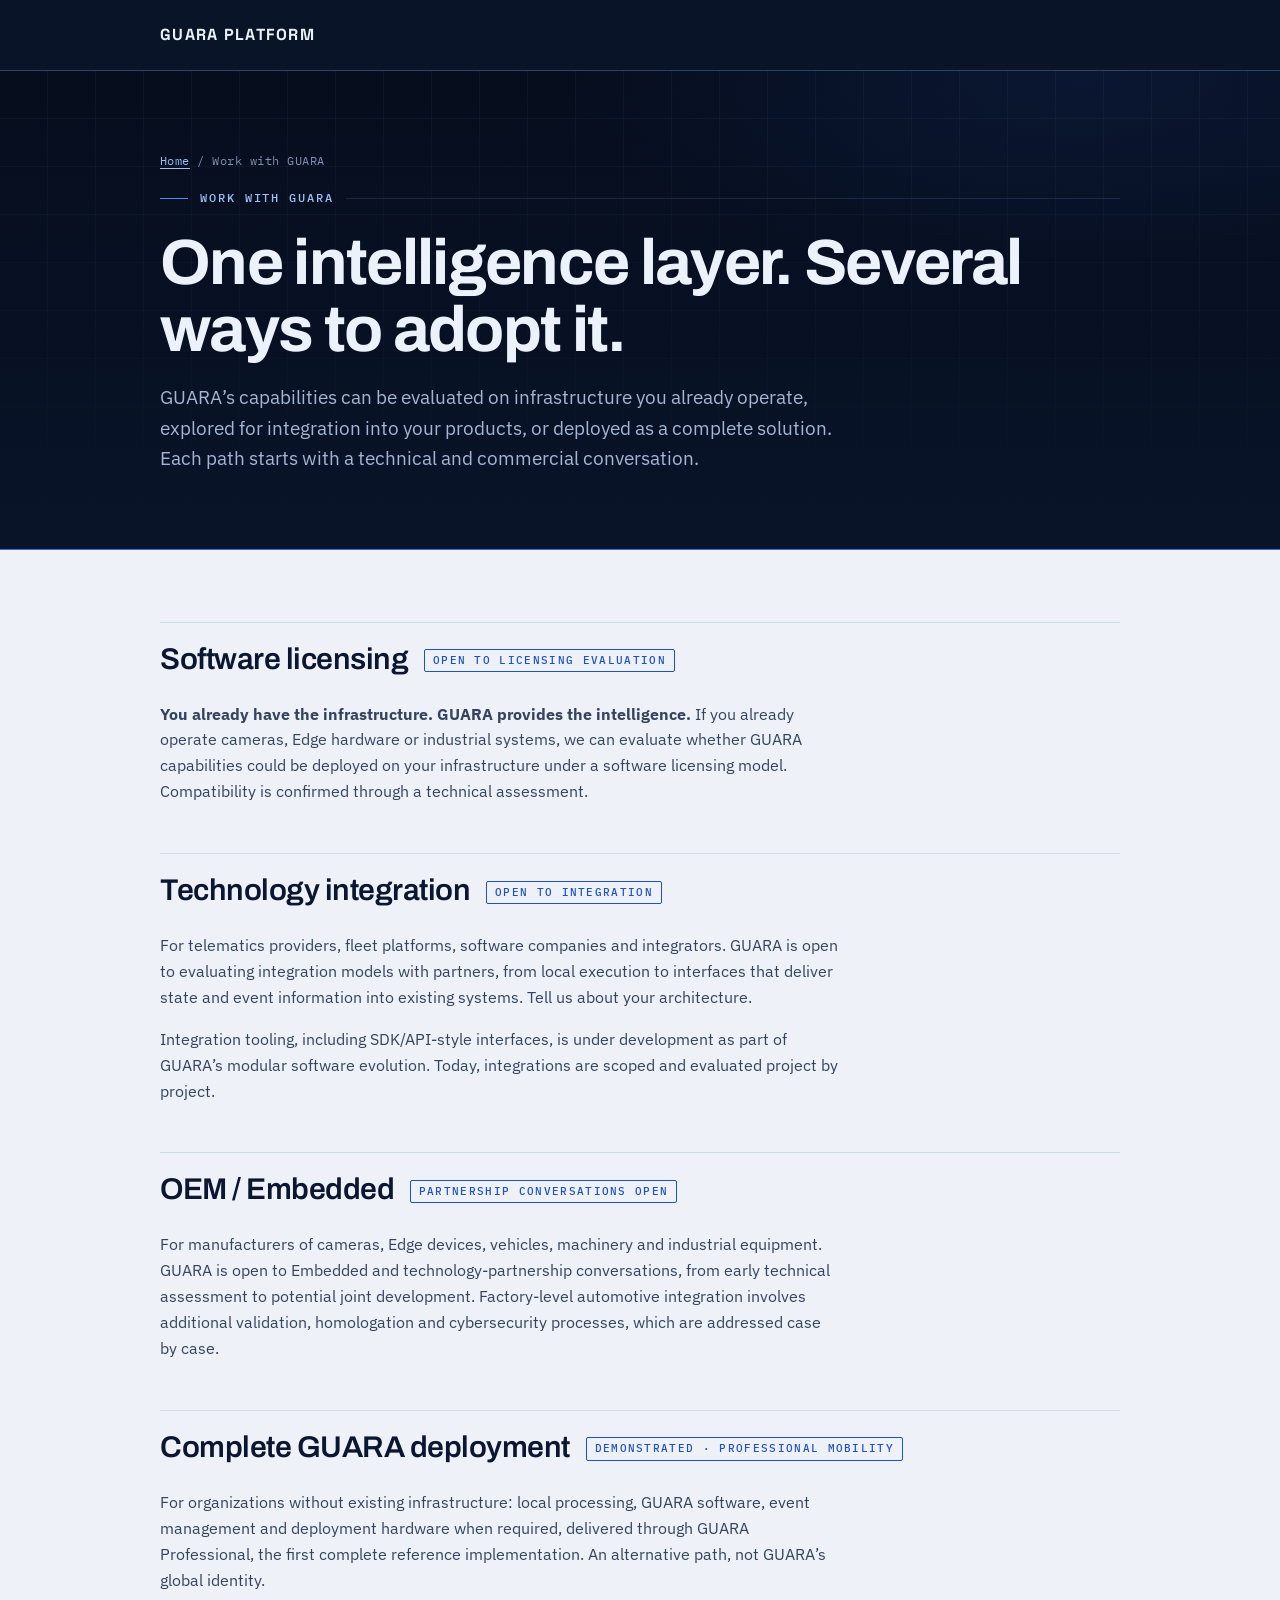
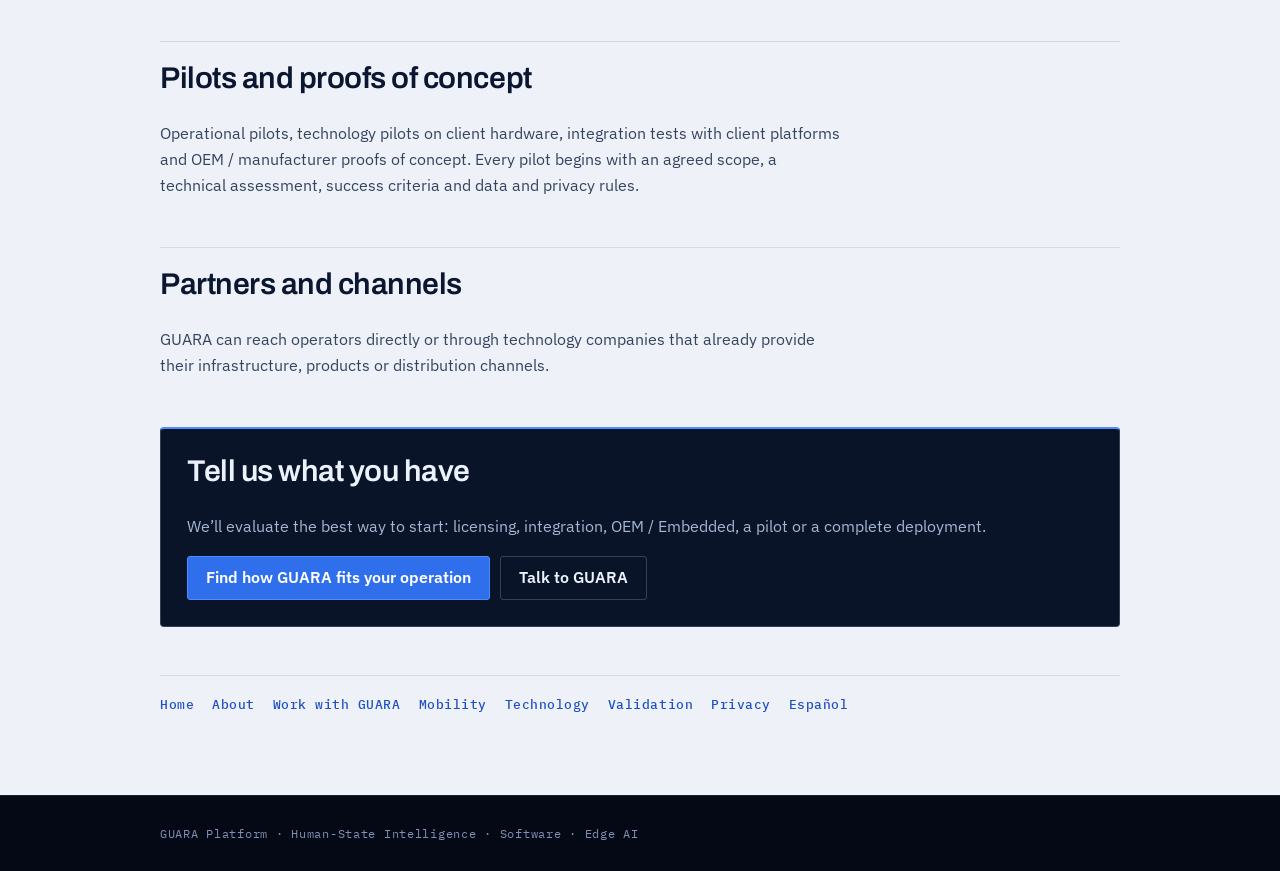
<file: integration/index.html>
<!doctype html><html lang="en"><head><meta charset="utf-8"><meta name="viewport" content="width=device-width,initial-scale=1"><title>Work with GUARA | Software Licensing, Integration, OEM / Embedded and Pilots</title><meta name="description" content="Work with GUARA: explore software licensing on existing infrastructure, technology integration, OEM / Embedded partnerships, pilots or a complete GUARA deployment."><meta name="robots" content="index, follow, max-image-preview:large, max-snippet:-1"><link rel="canonical" href="https://guaraplatform.com/integration/"><link rel="stylesheet" href="/seo-pages.css"><link rel="icon" href="/assets/guara-platform-logo-official.png" type="image/png"><meta property="og:type" content="website"><meta property="og:site_name" content="GUARA Platform"><meta property="og:title" content="Work with GUARA | Software Licensing, Integration, OEM / Embedded and Pilots"><meta property="og:description" content="Work with GUARA: explore software licensing on existing infrastructure, technology integration, OEM / Embedded partnerships, pilots or a complete GUARA deployment."><meta property="og:url" content="https://guaraplatform.com/integration/"><meta property="og:image" content="https://guaraplatform.com/assets/video_poster.jpg"><script type="application/ld+json">{"@context":"https://schema.org","@graph":[{"@type":"WebPage","@id":"https://guaraplatform.com/integration/#webpage","url":"https://guaraplatform.com/integration/","name":"Work with GUARA | Software Licensing, Integration, OEM / Embedded and Pilots","description":"Work with GUARA: explore software licensing on existing infrastructure, technology integration, OEM / Embedded partnerships, pilots or a complete GUARA deployment.","isPartOf":{"@id":"https://guaraplatform.com/#website"},"about":{"@id":"https://guaraplatform.com/#organization"},"inLanguage":"en","dateModified":"2026-10-06"},{"@type":"BreadcrumbList","itemListElement":[{"@type":"ListItem","position":1,"name":"GUARA Platform","item":"https://guaraplatform.com/"},{"@type":"ListItem","position":2,"name":"Work with GUARA","item":"https://guaraplatform.com/integration/"}]}]}</script></head><body><header class="top"><div class="wrap"><a translate="no" class="brand" href="/">GUARA PLATFORM</a></div></header><main><section class="hero"><div class="wrap"><div class="crumb"><a href="/">Home</a> / Work with <bdi translate="no">GUARA</bdi></div><div class="k"><bdi>WORK WITH <bdi translate="no">GUARA</bdi></bdi></div><h1>One intelligence layer. Several ways to adopt it.</h1><p class="lead"><bdi translate="no">GUARA</bdi>’s capabilities can be evaluated on infrastructure you already operate, explored for integration into your products, or deployed as a complete solution. Each path starts with a technical and commercial conversation.</p></div></section><div class="content"><div class="wrap"><section><h2>Software licensing <span class="status">Open to licensing evaluation</span></h2><p><strong>You already have the infrastructure. <bdi translate="no">GUARA</bdi> provides the intelligence.</strong> If you already operate cameras, Edge hardware or industrial systems, we can evaluate whether <bdi translate="no">GUARA</bdi> capabilities could be deployed on your infrastructure under a software licensing model. Compatibility is confirmed through a technical assessment.</p></section><section><h2>Technology integration <span class="status">Open to integration</span></h2><p>For telematics providers, fleet platforms, software companies and integrators. <bdi translate="no">GUARA</bdi> is open to evaluating integration models with partners, from local execution to interfaces that deliver state and event information into existing systems. Tell us about your architecture.</p><p>Integration tooling, including SDK/API-style interfaces, is under development as part of <bdi translate="no">GUARA</bdi>’s modular software evolution. Today, integrations are scoped and evaluated project by project.</p></section><section><h2>OEM / Embedded <span class="status">Partnership conversations open</span></h2><p>For manufacturers of cameras, Edge devices, vehicles, machinery and industrial equipment. <bdi translate="no">GUARA</bdi> is open to Embedded and technology-partnership conversations, from early technical assessment to potential joint development. Factory-level automotive integration involves additional validation, homologation and cybersecurity processes, which are addressed case by case.</p></section><section><h2>Complete <bdi translate="no">GUARA</bdi> deployment <span class="status">Demonstrated · professional mobility</span></h2><p>For organizations without existing infrastructure: local processing, <bdi translate="no">GUARA</bdi> software, event management and deployment hardware when required, delivered through <bdi translate="no">GUARA Professional</bdi>, the first complete reference implementation. An alternative path, not <bdi translate="no">GUARA</bdi>’s global identity.</p></section><section><h2>Pilots and proofs of concept</h2><p>Operational pilots, technology pilots on client hardware, integration tests with client platforms and OEM / manufacturer proofs of concept. Every pilot begins with an agreed scope, a technical assessment, success criteria and data and privacy rules.</p></section><section><h2>Partners and channels</h2><p><bdi translate="no">GUARA</bdi> can reach operators directly or through technology companies that already provide their infrastructure, products or distribution channels.</p></section><div class="cta"><h2>Tell us what you have</h2><p>We’ll evaluate the best way to start: licensing, integration, OEM / Embedded, a pilot or a complete deployment.</p><div class="cta-links"><a href="/#adopcion"><bdi>Find how <bdi translate="no">GUARA</bdi> fits your operation</bdi></a><a href="/#contacto" class="secondary"><bdi>Talk to <bdi translate="no">GUARA</bdi></bdi></a></div></div><nav class="nav" aria-label="Related pages"><a href="/">Home</a><a href="/about/">About</a><a href="/integration/">Work with <bdi translate="no">GUARA</bdi></a><a href="/mobility/">Mobility</a><a href="/technology/">Technology</a><a href="/validation/">Validation</a><a href="/privacy/">Privacy</a><a href="/es/">Español</a></nav></div></div></main><footer class="footer"><div class="wrap"><bdi translate="no">GUARA Platform</bdi> · Human-State Intelligence · Software · Edge AI</div></footer></body></html>
</file>
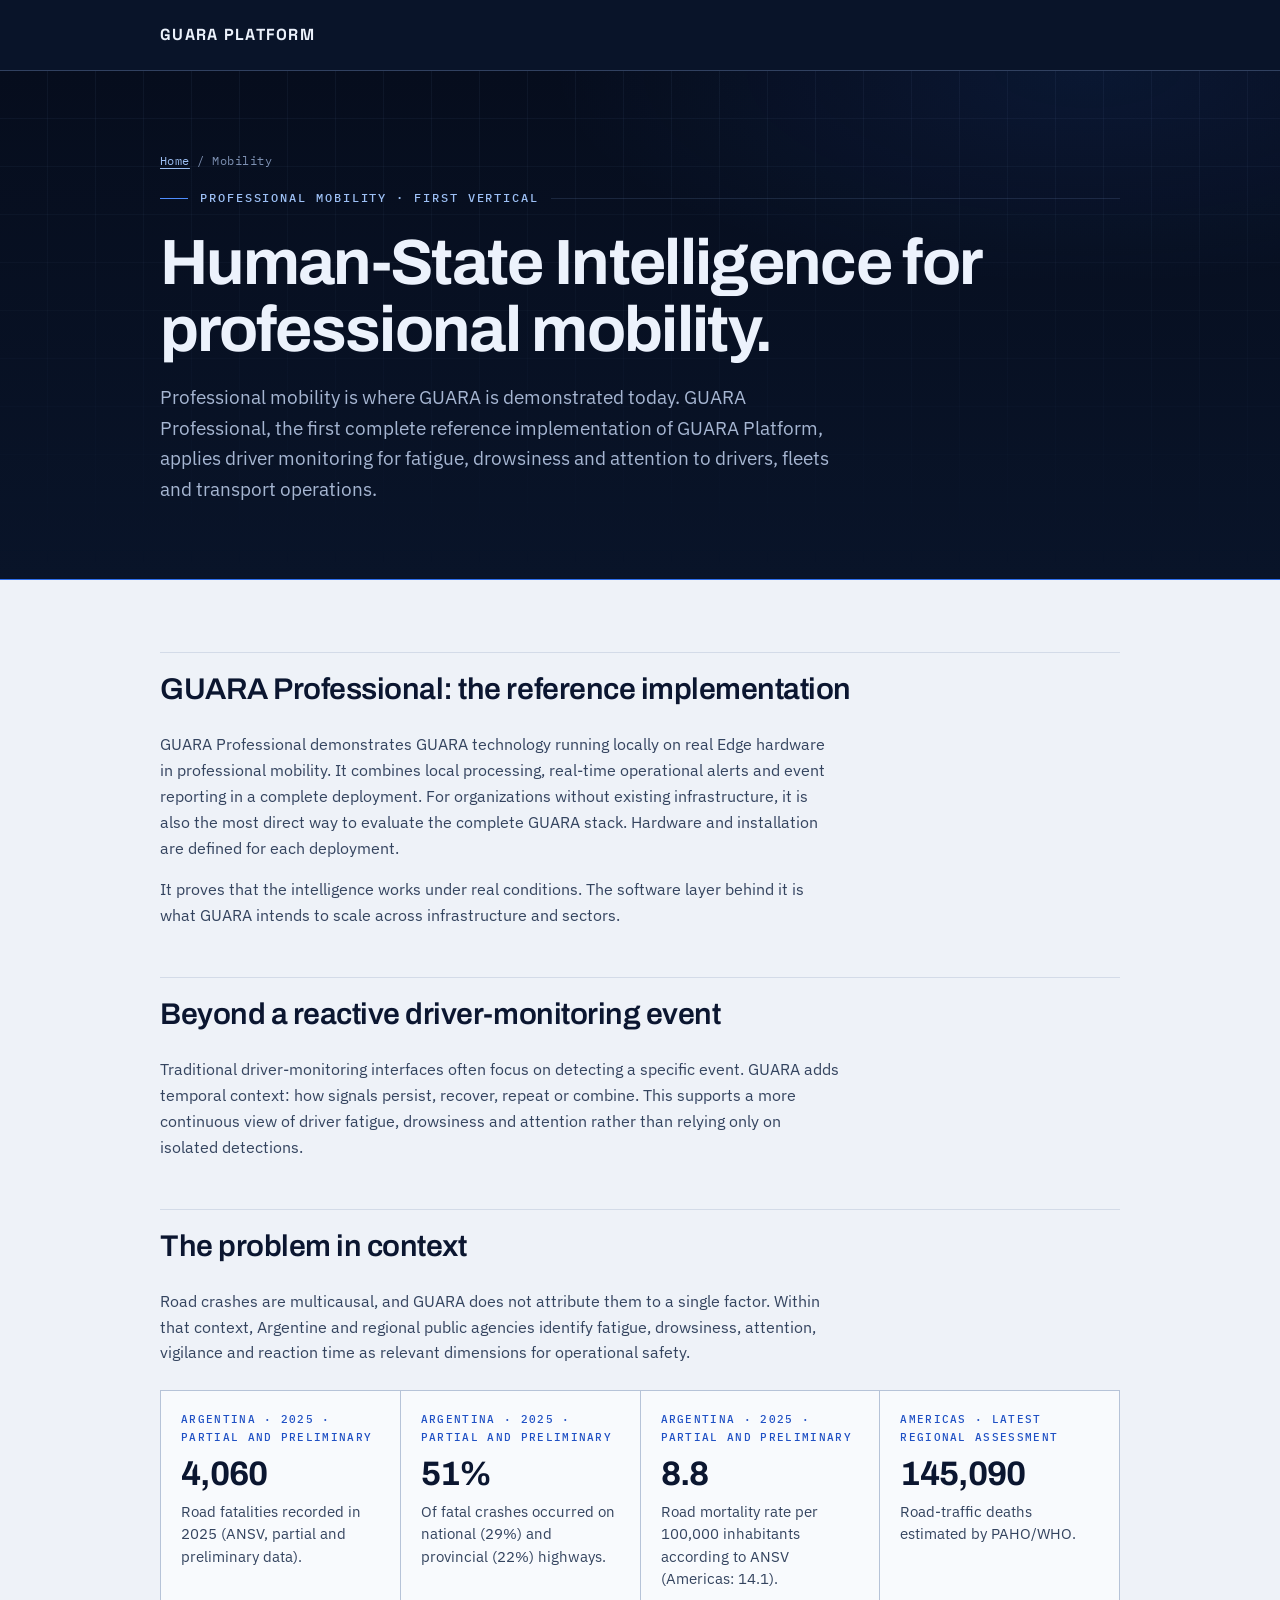
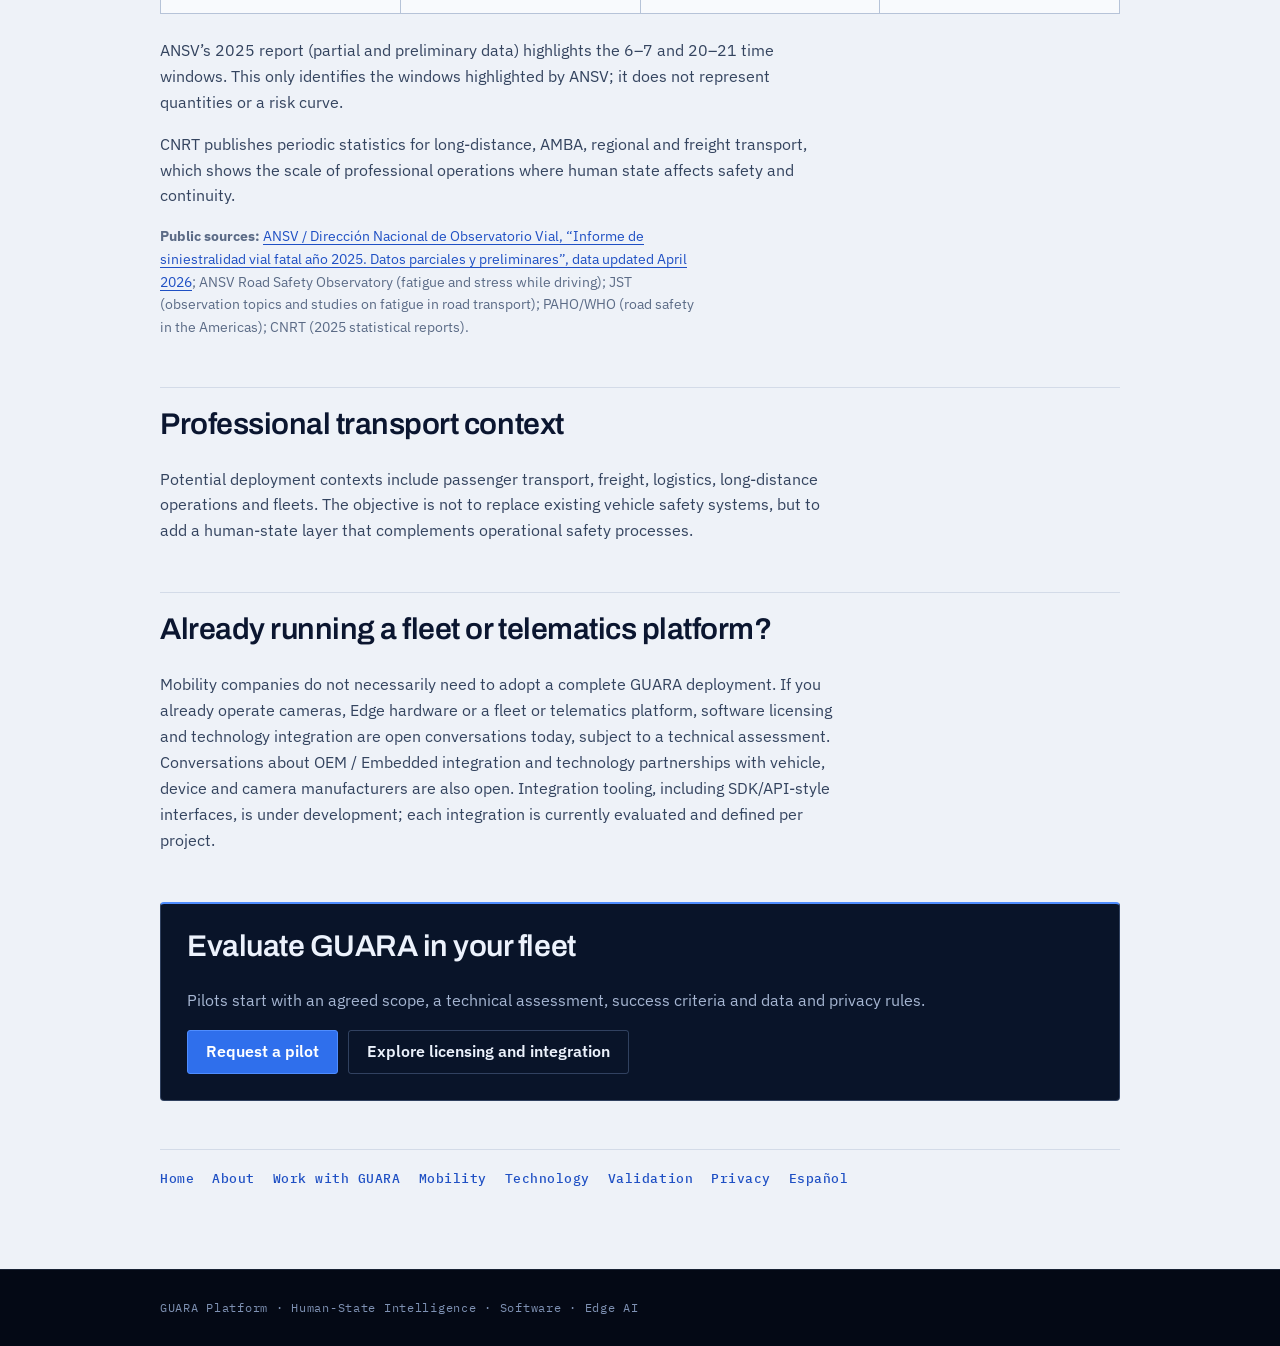
<file: mobility/index.html>
<!doctype html><html lang="en"><head><meta charset="utf-8"><meta name="viewport" content="width=device-width,initial-scale=1"><title>GUARA Mobility | Driver Monitoring, Fatigue and Human-State Intelligence</title><meta name="description" content="GUARA Professional is the reference implementation of GUARA Platform for professional mobility: driver monitoring for fatigue, drowsiness and attention with local Edge AI processing."><meta name="robots" content="index, follow, max-image-preview:large, max-snippet:-1"><link rel="canonical" href="https://guaraplatform.com/mobility/"><link rel="stylesheet" href="/seo-pages.css"><link rel="icon" href="/assets/guara-platform-logo-official.png" type="image/png"><meta property="og:type" content="website"><meta property="og:site_name" content="GUARA Platform"><meta property="og:title" content="GUARA Mobility | Driver Monitoring, Fatigue and Human-State Intelligence"><meta property="og:description" content="GUARA Professional is the reference implementation of GUARA Platform for professional mobility: driver monitoring for fatigue, drowsiness and attention with local Edge AI processing."><meta property="og:url" content="https://guaraplatform.com/mobility/"><meta property="og:image" content="https://guaraplatform.com/assets/video_poster.jpg"><script type="application/ld+json">{"@context":"https://schema.org","@graph":[{"@type":"WebPage","@id":"https://guaraplatform.com/mobility/#webpage","url":"https://guaraplatform.com/mobility/","name":"GUARA Mobility | Driver Monitoring, Fatigue and Human-State Intelligence","description":"GUARA Professional is the reference implementation of GUARA Platform for professional mobility: driver monitoring for fatigue, drowsiness and attention with local Edge AI processing.","isPartOf":{"@id":"https://guaraplatform.com/#website"},"about":{"@id":"https://guaraplatform.com/#organization"},"inLanguage":"en","dateModified":"2026-10-06"},{"@type":"BreadcrumbList","itemListElement":[{"@type":"ListItem","position":1,"name":"GUARA Platform","item":"https://guaraplatform.com/"},{"@type":"ListItem","position":2,"name":"Mobility","item":"https://guaraplatform.com/mobility/"}]}]}</script></head><body><header class="top"><div class="wrap"><a translate="no" class="brand" href="/">GUARA PLATFORM</a></div></header><main><section class="hero"><div class="wrap"><div class="crumb"><a href="/">Home</a> / Mobility</div><div class="k">PROFESSIONAL MOBILITY · FIRST VERTICAL</div><h1>Human-State Intelligence for professional mobility.</h1><p class="lead">Professional mobility is where <bdi translate="no">GUARA</bdi> is demonstrated today. <bdi translate="no">GUARA Professional</bdi>, the first complete reference implementation of <bdi translate="no">GUARA Platform</bdi>, applies driver monitoring for fatigue, drowsiness and attention to drivers, fleets and transport operations.</p></div></section><div class="content"><div class="wrap"><section><h2><bdi translate="no">GUARA Professional</bdi>: the reference implementation</h2><p><bdi translate="no">GUARA Professional</bdi> demonstrates <bdi translate="no">GUARA</bdi> technology running locally on real Edge hardware in professional mobility. It combines local processing, real-time operational alerts and event reporting in a complete deployment. For organizations without existing infrastructure, it is also the most direct way to evaluate the complete <bdi translate="no">GUARA</bdi> stack. Hardware and installation are defined for each deployment.</p><p>It proves that the intelligence works under real conditions. The software layer behind it is what <bdi translate="no">GUARA</bdi> intends to scale across infrastructure and sectors.</p></section><section><h2>Beyond a reactive driver-monitoring event</h2><p>Traditional driver-monitoring interfaces often focus on detecting a specific event. <bdi translate="no">GUARA</bdi> adds temporal context: how signals persist, recover, repeat or combine. This supports a more continuous view of driver fatigue, drowsiness and attention rather than relying only on isolated detections.</p></section><section><h2>The problem in context</h2><p>Road crashes are multicausal, and <bdi translate="no">GUARA</bdi> does not attribute them to a single factor. Within that context, Argentine and regional public agencies identify fatigue, drowsiness, attention, vigilance and reaction time as relevant dimensions for operational safety.</p><div class="stats"><div class="stat"><span class="stat-k">Argentina · 2025 · partial and preliminary</span><strong>4,060</strong><p>Road fatalities recorded in 2025 (ANSV, partial and preliminary data).</p></div><div class="stat"><span class="stat-k">Argentina · 2025 · partial and preliminary</span><strong>51%</strong><p>Of fatal crashes occurred on national (29%) and provincial (22%) highways.</p></div><div class="stat"><span class="stat-k">Argentina · 2025 · partial and preliminary</span><strong>8.8</strong><p>Road mortality rate per 100,000 inhabitants according to ANSV (Americas: 14.1).</p></div><div class="stat"><span class="stat-k">Americas · latest regional assessment</span><strong>145,090</strong><p>Road-traffic deaths estimated by PAHO/WHO.</p></div></div><p>ANSV’s 2025 report (partial and preliminary data) highlights the 6–7 and 20–21 time windows. This only identifies the windows highlighted by ANSV; it does not represent quantities or a risk curve.</p><p>CNRT publishes periodic statistics for long-distance, AMBA, regional and freight transport, which shows the scale of professional operations where human state affects safety and continuity.</p><p class="sources"><strong>Public sources:</strong> <a href="https://www.argentina.gob.ar/sites/default/files/2025/06/informe_preliminar_de_siniestralidad_fatal_2025_abril_2026.pdf" rel="noopener noreferrer" target="_blank">ANSV / Dirección Nacional de Observatorio Vial, “Informe de siniestralidad vial fatal año 2025. Datos parciales y preliminares”, data updated April 2026</a>; ANSV Road Safety Observatory (fatigue and stress while driving); JST (observation topics and studies on fatigue in road transport); PAHO/WHO (road safety in the Americas); CNRT (2025 statistical reports).</p></section><section><h2>Professional transport context</h2><p>Potential deployment contexts include passenger transport, freight, logistics, long-distance operations and fleets. The objective is not to replace existing vehicle safety systems, but to add a human-state layer that complements operational safety processes.</p></section><section><h2>Already running a fleet or telematics platform?</h2><p>Mobility companies do not necessarily need to adopt a complete <bdi translate="no">GUARA</bdi> deployment. If you already operate cameras, Edge hardware or a fleet or telematics platform, software licensing and technology integration are open conversations today, subject to a technical assessment. Conversations about OEM / Embedded integration and technology partnerships with vehicle, device and camera manufacturers are also open. Integration tooling, including SDK/API-style interfaces, is under development; each integration is currently evaluated and defined per project.</p></section><div class="cta"><h2>Evaluate <bdi translate="no">GUARA</bdi> in your fleet</h2><p>Pilots start with an agreed scope, a technical assessment, success criteria and data and privacy rules.</p><div class="cta-links"><a href="/?intent=pilot#contacto">Request a pilot</a><a href="/integration/" class="secondary">Explore licensing and integration</a></div></div><nav class="nav" aria-label="Related pages"><a href="/">Home</a><a href="/about/">About</a><a href="/integration/">Work with <bdi translate="no">GUARA</bdi></a><a href="/mobility/">Mobility</a><a href="/technology/">Technology</a><a href="/validation/">Validation</a><a href="/privacy/">Privacy</a><a href="/es/">Español</a></nav></div></div></main><footer class="footer"><div class="wrap"><bdi translate="no">GUARA Platform</bdi> · Human-State Intelligence · Software · Edge AI</div></footer></body></html>
</file>
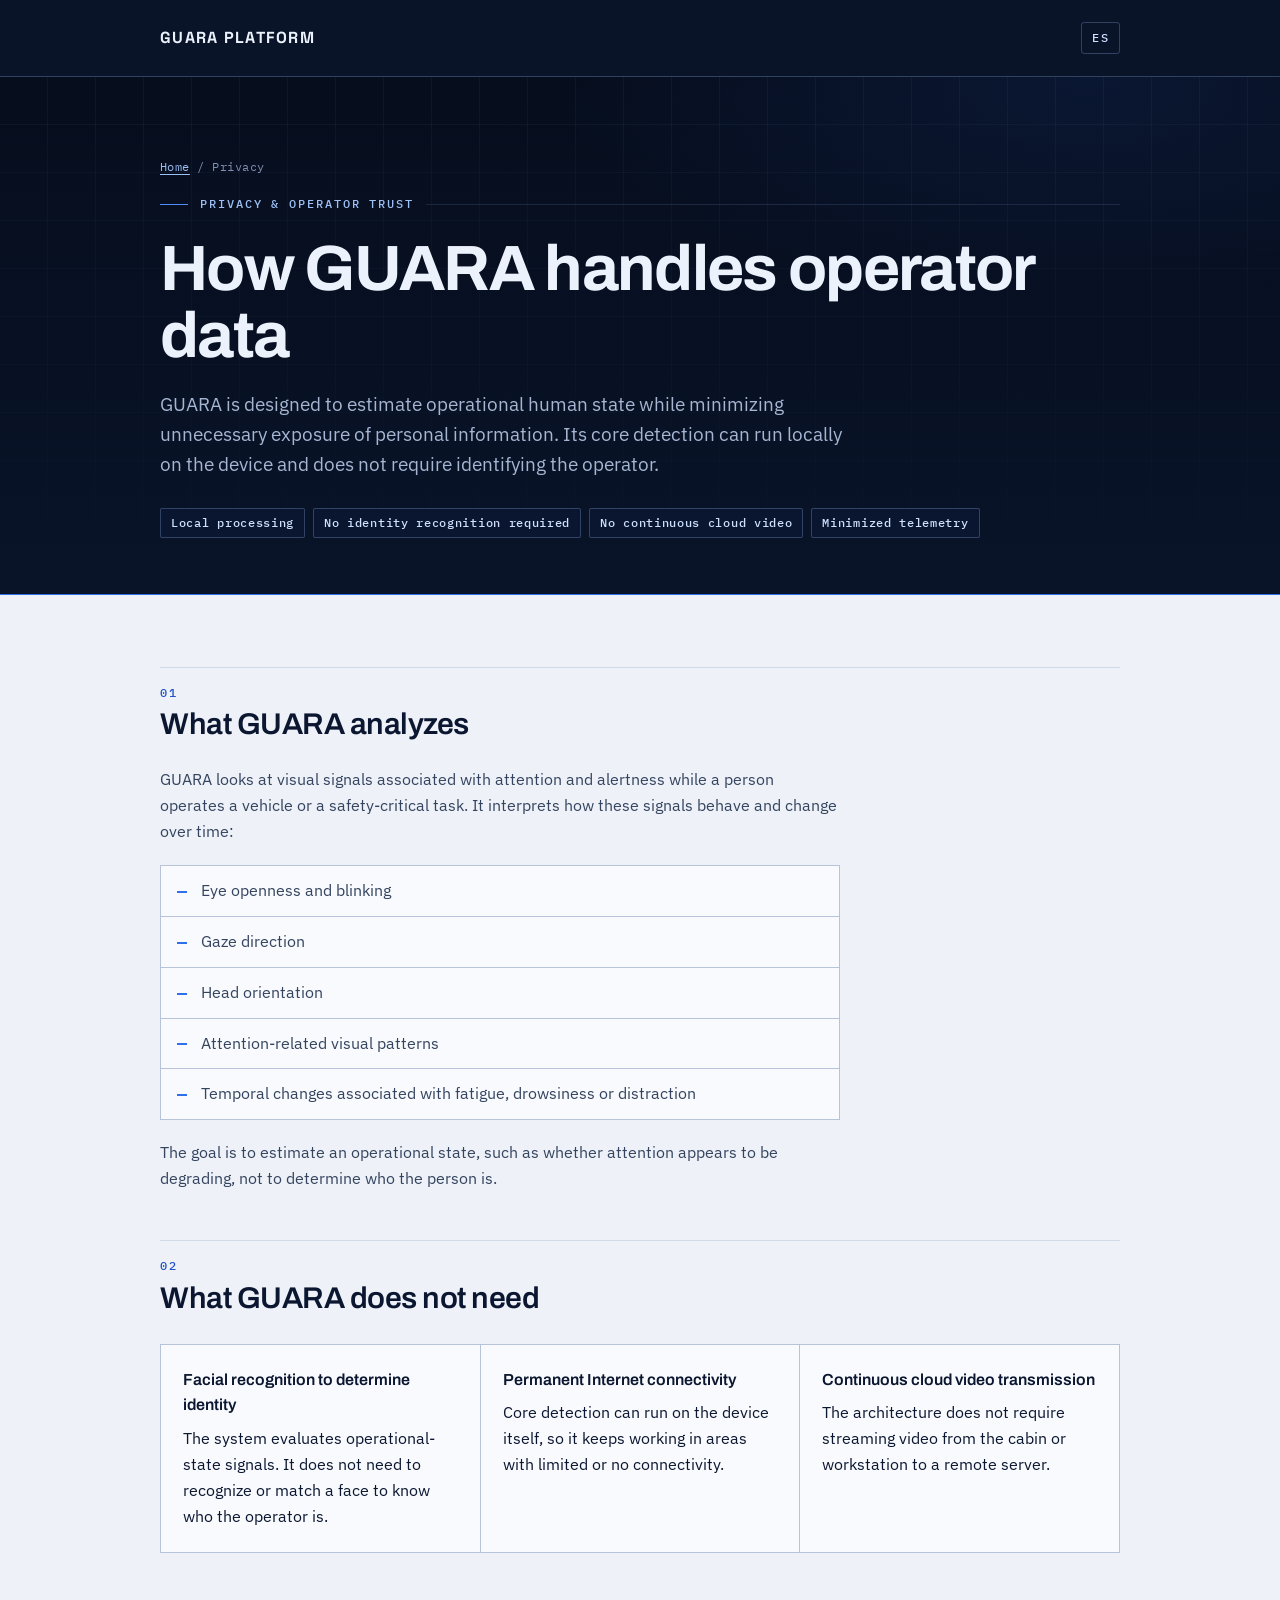
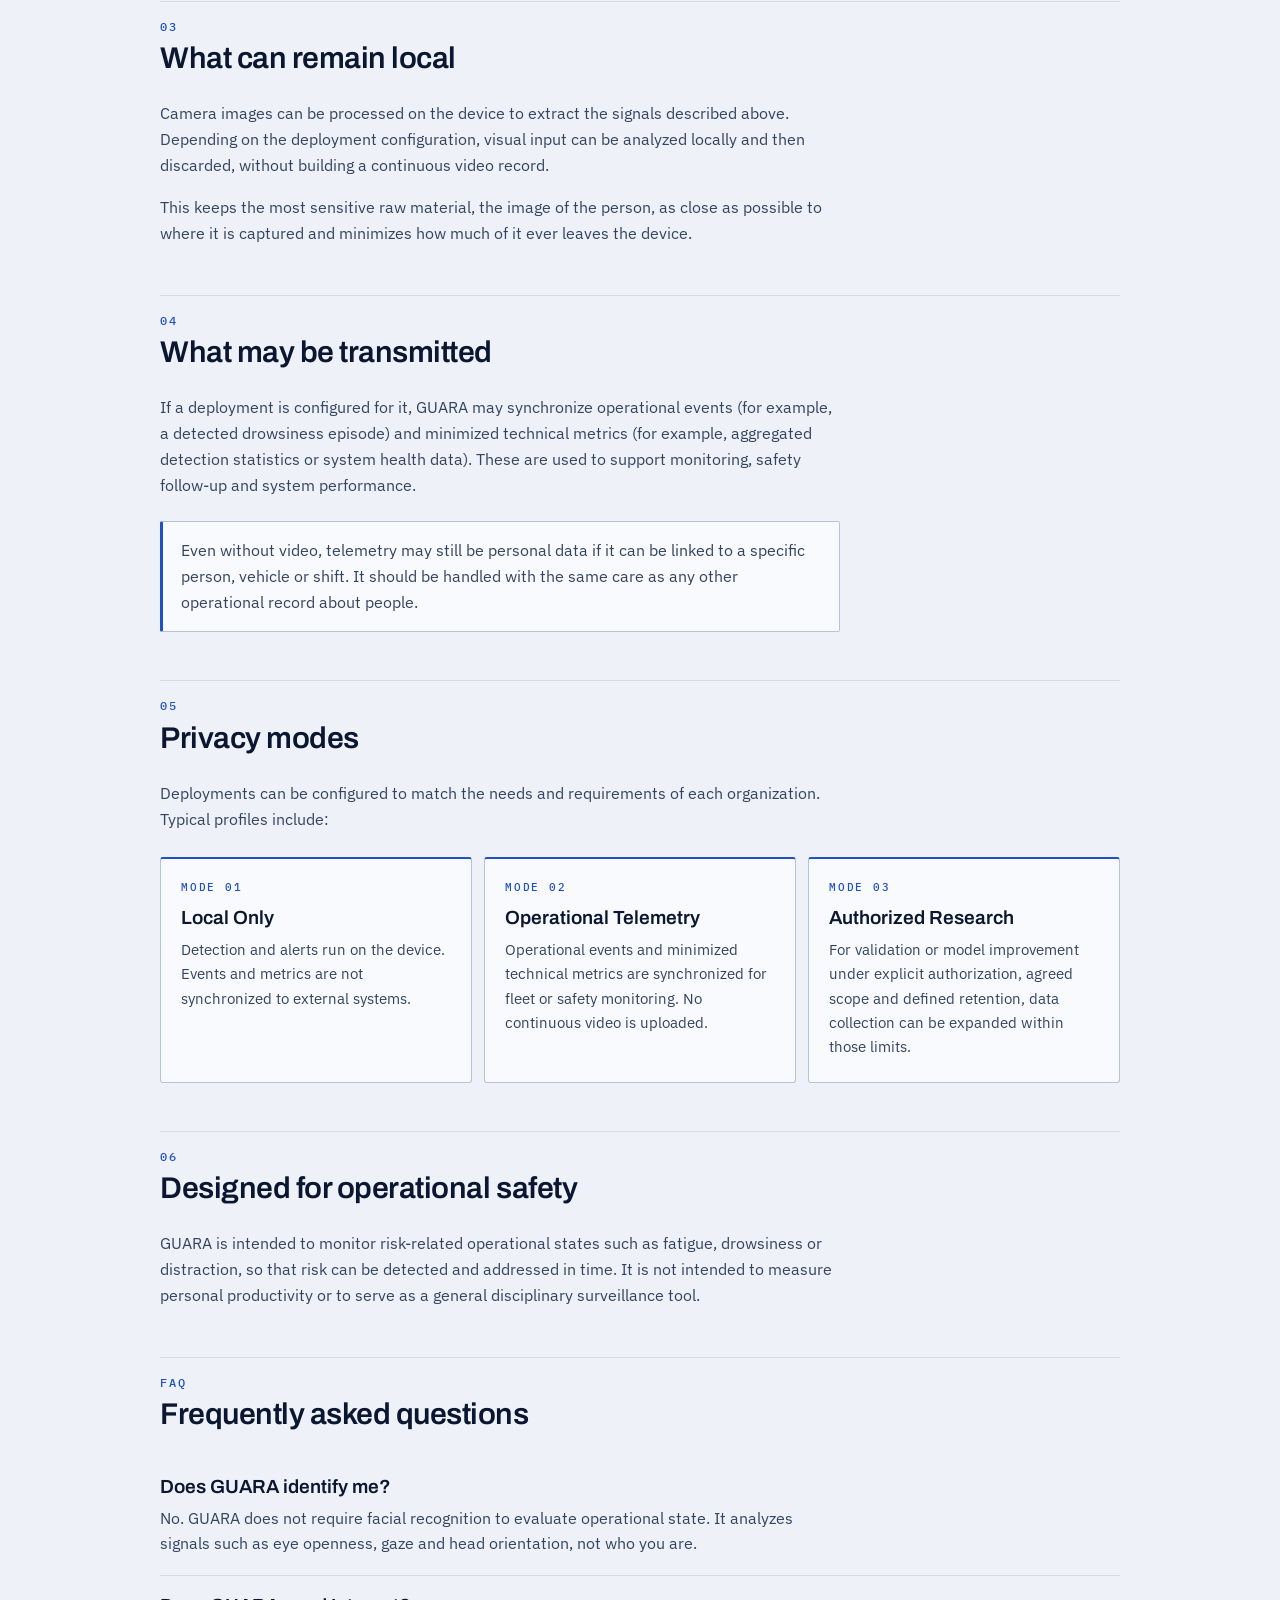
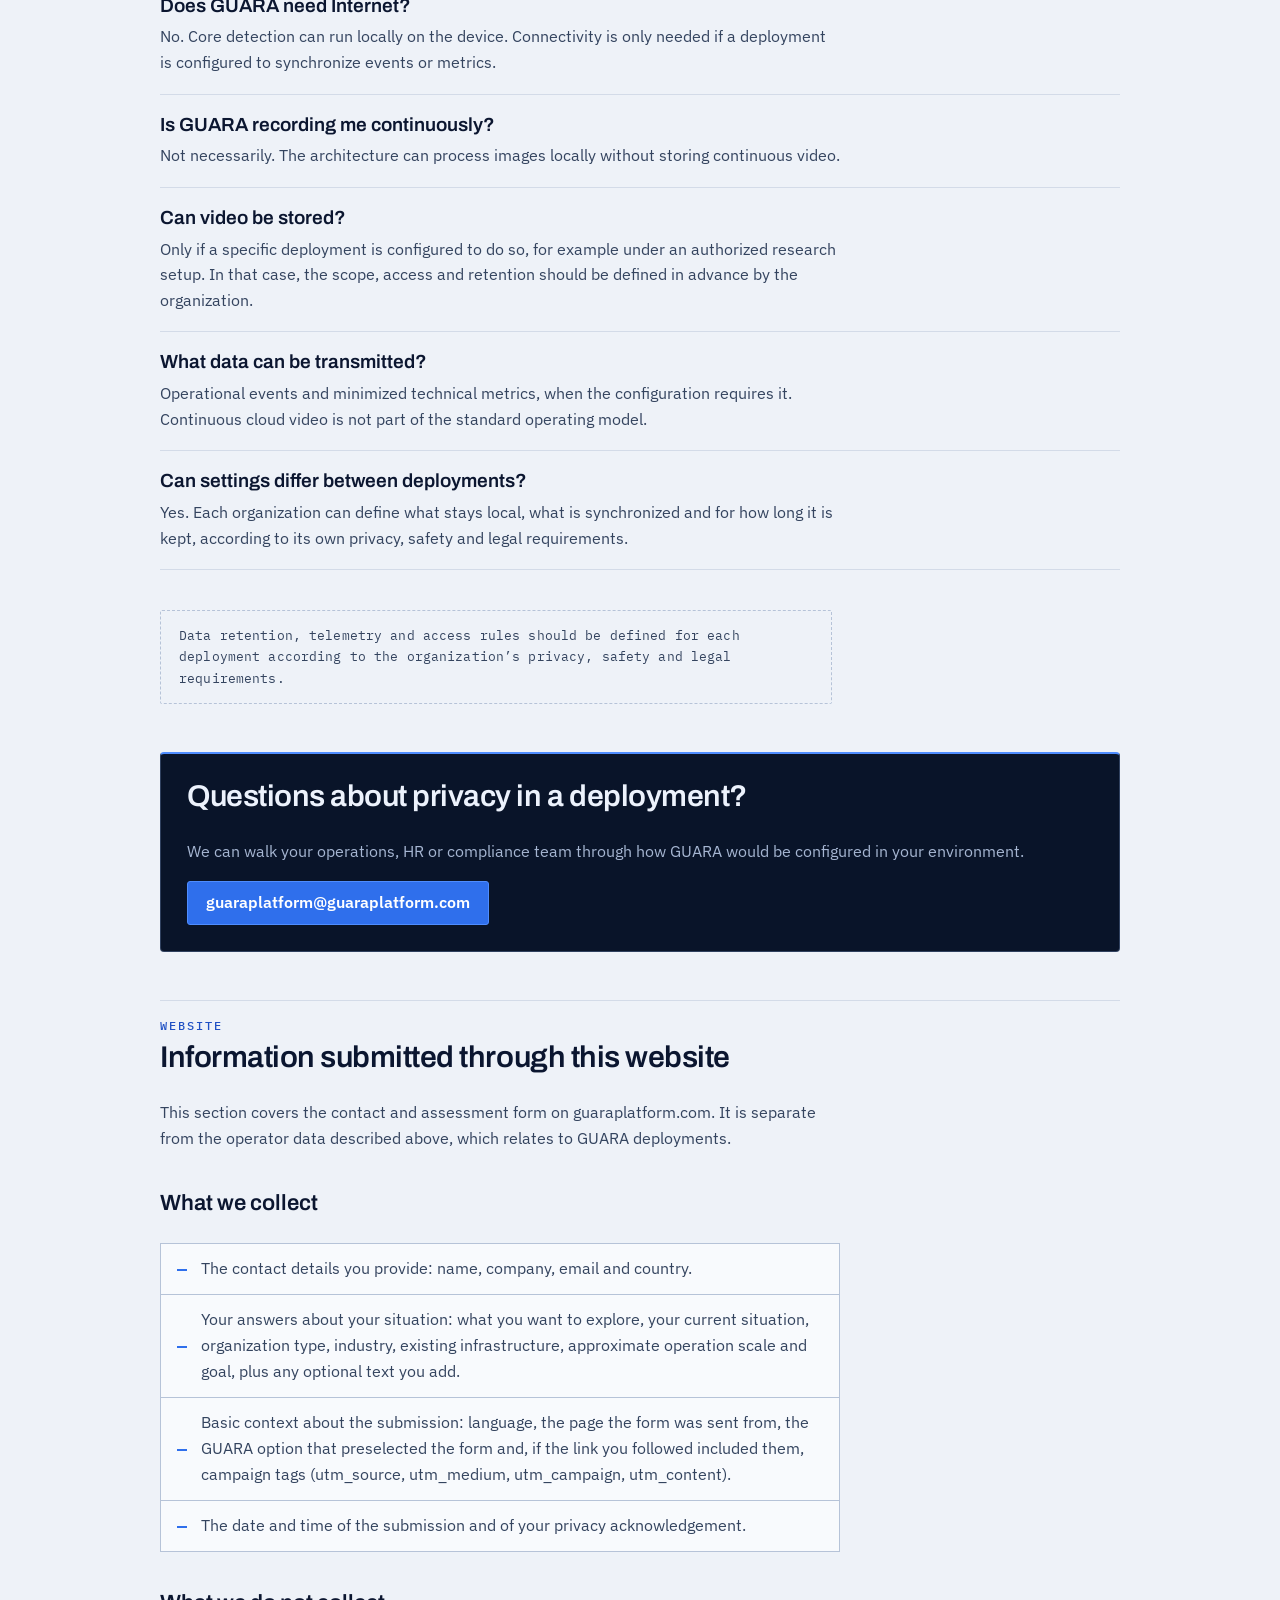
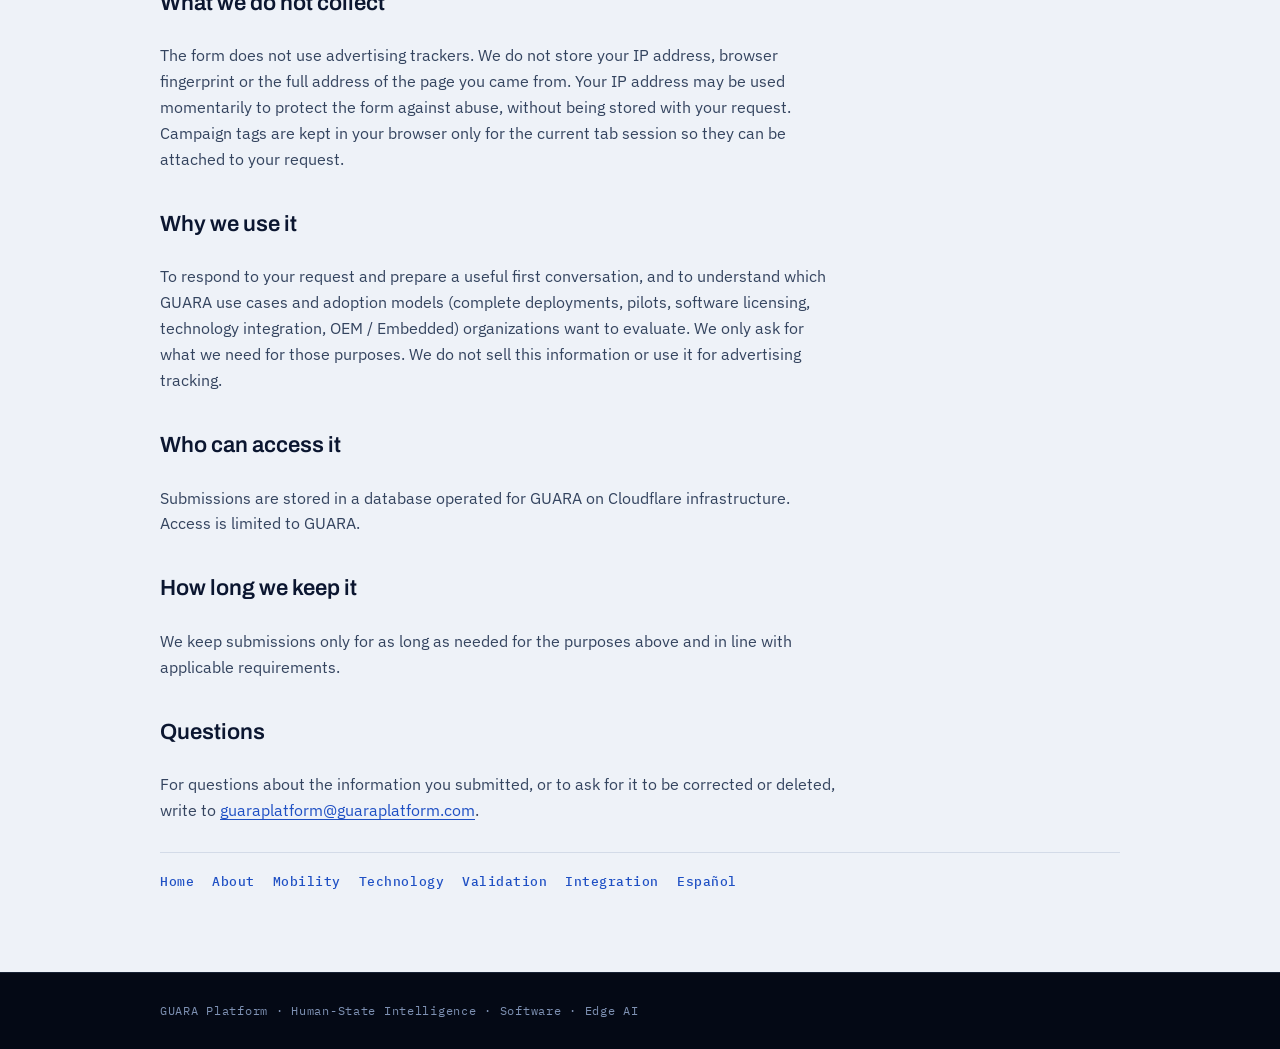
<file: privacy/index.html>
<!doctype html>
<html lang="en">
<head>
<meta charset="utf-8">
<meta name="viewport" content="width=device-width,initial-scale=1">
<title>Privacy & Operator Trust | How GUARA Handles Operator Data</title>
<meta name="description" content="How GUARA Platform handles operator data: local processing, no facial recognition required to identify the operator, no continuous cloud video and optional, minimized operational telemetry.">
<meta name="robots" content="index, follow, max-image-preview:large, max-snippet:-1">
<link rel="canonical" href="https://guaraplatform.com/privacy/">
<link rel="alternate" hreflang="en" href="https://guaraplatform.com/privacy/">
<link rel="alternate" hreflang="es" href="https://guaraplatform.com/es/privacidad/">
<link rel="alternate" hreflang="x-default" href="https://guaraplatform.com/privacy/">
<link rel="stylesheet" href="/seo-pages.css">
<link rel="icon" href="/assets/guara-platform-logo-official.png" type="image/png">
<meta name="theme-color" content="#091429">
<meta property="og:type" content="website">
<meta property="og:site_name" content="GUARA Platform">
<meta property="og:title" content="Privacy & Operator Trust | How GUARA Handles Operator Data">
<meta property="og:description" content="Local processing, no facial recognition required to identify the operator, no continuous cloud video and optional, minimized operational telemetry.">
<meta property="og:url" content="https://guaraplatform.com/privacy/">
<meta property="og:image" content="https://guaraplatform.com/assets/video_poster.jpg">
<meta property="og:locale" content="en_US">
<meta property="og:locale:alternate" content="es_AR">
<script type="application/ld+json">{"@context":"https://schema.org","@graph":[{"@type":"WebPage","@id":"https://guaraplatform.com/privacy/#webpage","url":"https://guaraplatform.com/privacy/","name":"Privacy & Operator Trust | How GUARA Handles Operator Data","description":"How GUARA Platform handles operator data: local processing, no facial recognition required to identify the operator, no continuous cloud video and optional, minimized operational telemetry.","isPartOf":{"@id":"https://guaraplatform.com/#website"},"about":{"@id":"https://guaraplatform.com/#organization"},"inLanguage":"en","dateModified":"2026-10-01"},{"@type":"BreadcrumbList","itemListElement":[{"@type":"ListItem","position":1,"name":"GUARA Platform","item":"https://guaraplatform.com/"},{"@type":"ListItem","position":2,"name":"Privacy","item":"https://guaraplatform.com/privacy/"}]}]}</script>
</head>
<body>
<header class="top">
<div class="wrap">
<a translate="no" class="brand" href="/">GUARA PLATFORM</a>
<a class="lang" href="/es/privacidad/" hreflang="es" lang="es">ES</a>
</div>
</header>
<main>
<section class="hero">
<div class="wrap">
<div class="crumb"><a href="/">Home</a> / Privacy</div>
<div class="k">PRIVACY &amp; OPERATOR TRUST</div>
<h1>How <bdi translate="no">GUARA</bdi> handles operator data</h1>
<p class="lead"><bdi translate="no">GUARA</bdi> is designed to estimate operational human state while minimizing unnecessary exposure of personal information. Its core detection can run locally on the device and does not require identifying the operator.</p>
<ul class="chips" aria-label="Key principles">
<li>Local processing</li>
<li>No identity recognition required</li>
<li>No continuous cloud video</li>
<li>Minimized telemetry</li>
</ul>
</div>
</section>
<div class="content">
<div class="wrap">
<section>
<h2><span class="num">01</span>What <bdi translate="no">GUARA</bdi> analyzes</h2>
<p><bdi translate="no">GUARA</bdi> looks at visual signals associated with attention and alertness while a person operates a vehicle or a safety-critical task. It interprets how these signals behave and change over time:</p>
<ul class="ruled">
<li>Eye openness and blinking</li>
<li>Gaze direction</li>
<li>Head orientation</li>
<li>Attention-related visual patterns</li>
<li>Temporal changes associated with fatigue, drowsiness or distraction</li>
</ul>
<p>The goal is to estimate an operational state, such as whether attention appears to be degrading, not to determine who the person is.</p>
</section>
<section>
<h2><span class="num">02</span>What <bdi translate="no">GUARA</bdi> does not need</h2>
<div class="cards">
<div class="card"><strong>Facial recognition to determine identity</strong>The system evaluates operational-state signals. It does not need to recognize or match a face to know who the operator is.</div>
<div class="card"><strong>Permanent Internet connectivity</strong>Core detection can run on the device itself, so it keeps working in areas with limited or no connectivity.</div>
<div class="card"><strong>Continuous cloud video transmission</strong>The architecture does not require streaming video from the cabin or workstation to a remote server.</div>
</div>
</section>
<section>
<h2><span class="num">03</span>What can remain local</h2>
<p>Camera images can be processed on the device to extract the signals described above. Depending on the deployment configuration, visual input can be analyzed locally and then discarded, without building a continuous video record.</p>
<p>This keeps the most sensitive raw material, the image of the person, as close as possible to where it is captured and minimizes how much of it ever leaves the device.</p>
</section>
<section>
<h2><span class="num">04</span>What may be transmitted</h2>
<p>If a deployment is configured for it, <bdi translate="no">GUARA</bdi> may synchronize operational events (for example, a detected drowsiness episode) and minimized technical metrics (for example, aggregated detection statistics or system health data). These are used to support monitoring, safety follow-up and system performance.</p>
<p class="callout">Even without video, telemetry may still be personal data if it can be linked to a specific person, vehicle or shift. It should be handled with the same care as any other operational record about people.</p>
</section>
<section>
<h2><span class="num">05</span>Privacy modes</h2>
<p>Deployments can be configured to match the needs and requirements of each organization. Typical profiles include:</p>
<div class="modes">
<div class="mode"><span class="tag">MODE 01</span><strong>Local Only</strong><p>Detection and alerts run on the device. Events and metrics are not synchronized to external systems.</p></div>
<div class="mode"><span class="tag">MODE 02</span><strong>Operational Telemetry</strong><p>Operational events and minimized technical metrics are synchronized for fleet or safety monitoring. No continuous video is uploaded.</p></div>
<div class="mode"><span class="tag">MODE 03</span><strong>Authorized Research</strong><p>For validation or model improvement under explicit authorization, agreed scope and defined retention, data collection can be expanded within those limits.</p></div>
</div>
</section>
<section>
<h2><span class="num">06</span>Designed for operational safety</h2>
<p><bdi translate="no">GUARA</bdi> is intended to monitor risk-related operational states such as fatigue, drowsiness or distraction, so that risk can be detected and addressed in time. It is not intended to measure personal productivity or to serve as a general disciplinary surveillance tool.</p>
</section>
<section class="faq">
<h2><span class="num">FAQ</span>Frequently asked questions</h2>
<div class="qa"><h3>Does <bdi translate="no">GUARA</bdi> identify me?</h3><p>No. <bdi translate="no">GUARA</bdi> does not require facial recognition to evaluate operational state. It analyzes signals such as eye openness, gaze and head orientation, not who you are.</p></div>
<div class="qa"><h3>Does <bdi translate="no">GUARA</bdi> need Internet?</h3><p>No. Core detection can run locally on the device. Connectivity is only needed if a deployment is configured to synchronize events or metrics.</p></div>
<div class="qa"><h3>Is <bdi translate="no">GUARA</bdi> recording me continuously?</h3><p>Not necessarily. The architecture can process images locally without storing continuous video.</p></div>
<div class="qa"><h3>Can video be stored?</h3><p>Only if a specific deployment is configured to do so, for example under an authorized research setup. In that case, the scope, access and retention should be defined in advance by the organization.</p></div>
<div class="qa"><h3>What data can be transmitted?</h3><p>Operational events and minimized technical metrics, when the configuration requires it. Continuous cloud video is not part of the standard operating model.</p></div>
<div class="qa"><h3>Can settings differ between deployments?</h3><p>Yes. Each organization can define what stays local, what is synchronized and for how long it is kept, according to its own privacy, safety and legal requirements.</p></div>
</section>
<p class="note">Data retention, telemetry and access rules should be defined for each deployment according to the organization’s privacy, safety and legal requirements.</p>
<div class="cta">
<h2>Questions about privacy in a deployment?</h2>
<p>We can walk your operations, HR or compliance team through how <bdi translate="no">GUARA</bdi> would be configured in your environment.</p>
<a href="mailto:guaraplatform@guaraplatform.com">guaraplatform@guaraplatform.com</a>
</div>
<section id="website-submissions" class="site-data"><h2><span class="num">WEBSITE</span>Information submitted through this website</h2>
<p>This section covers the contact and assessment form on guaraplatform.com. It is separate from the operator data described above, which relates to <bdi translate="no">GUARA</bdi> deployments.</p>
<h3>What we collect</h3>
<ul class="ruled">
<li>The contact details you provide: name, company, email and country.</li>
<li>Your answers about your situation: what you want to explore, your current situation, organization type, industry, existing infrastructure, approximate operation scale and goal, plus any optional text you add.</li>
<li>Basic context about the submission: language, the page the form was sent from, the <bdi translate="no">GUARA</bdi> option that preselected the form and, if the link you followed included them, campaign tags (utm_source, utm_medium, utm_campaign, utm_content).</li>
<li>The date and time of the submission and of your privacy acknowledgement.</li>
</ul>
<h3>What we do not collect</h3>
<p>The form does not use advertising trackers. We do not store your IP address, browser fingerprint or the full address of the page you came from. Your IP address may be used momentarily to protect the form against abuse, without being stored with your request. Campaign tags are kept in your browser only for the current tab session so they can be attached to your request.</p>
<h3>Why we use it</h3>
<p>To respond to your request and prepare a useful first conversation, and to understand which <bdi translate="no">GUARA</bdi> use cases and adoption models (complete deployments, pilots, software licensing, technology integration, OEM / Embedded) organizations want to evaluate. We only ask for what we need for those purposes. We do not sell this information or use it for advertising tracking.</p>
<h3>Who can access it</h3>
<p>Submissions are stored in a database operated for <bdi translate="no">GUARA</bdi> on Cloudflare infrastructure. Access is limited to <bdi translate="no">GUARA</bdi>.</p>
<h3>How long we keep it</h3>
<p>We keep submissions only for as long as needed for the purposes above and in line with applicable requirements.</p>
<h3>Questions</h3>
<p>For questions about the information you submitted, or to ask for it to be corrected or deleted, write to <a href="mailto:guaraplatform@guaraplatform.com">guaraplatform@guaraplatform.com</a>.</p>
</section>
<nav class="nav" aria-label="Related pages">
<a href="/">Home</a>
<a href="/about/">About</a>
<a href="/mobility/">Mobility</a>
<a href="/technology/">Technology</a>
<a href="/validation/">Validation</a>
<a href="/integration/">Integration</a>
<a href="/es/privacidad/" hreflang="es" lang="es">Español</a>
</nav>
</div>
</div>
</main>
<footer class="footer">
<div class="wrap"><bdi translate="no">GUARA Platform</bdi> · Human-State Intelligence · Software · Edge AI</div>
</footer>
</body>
</html>
</file>
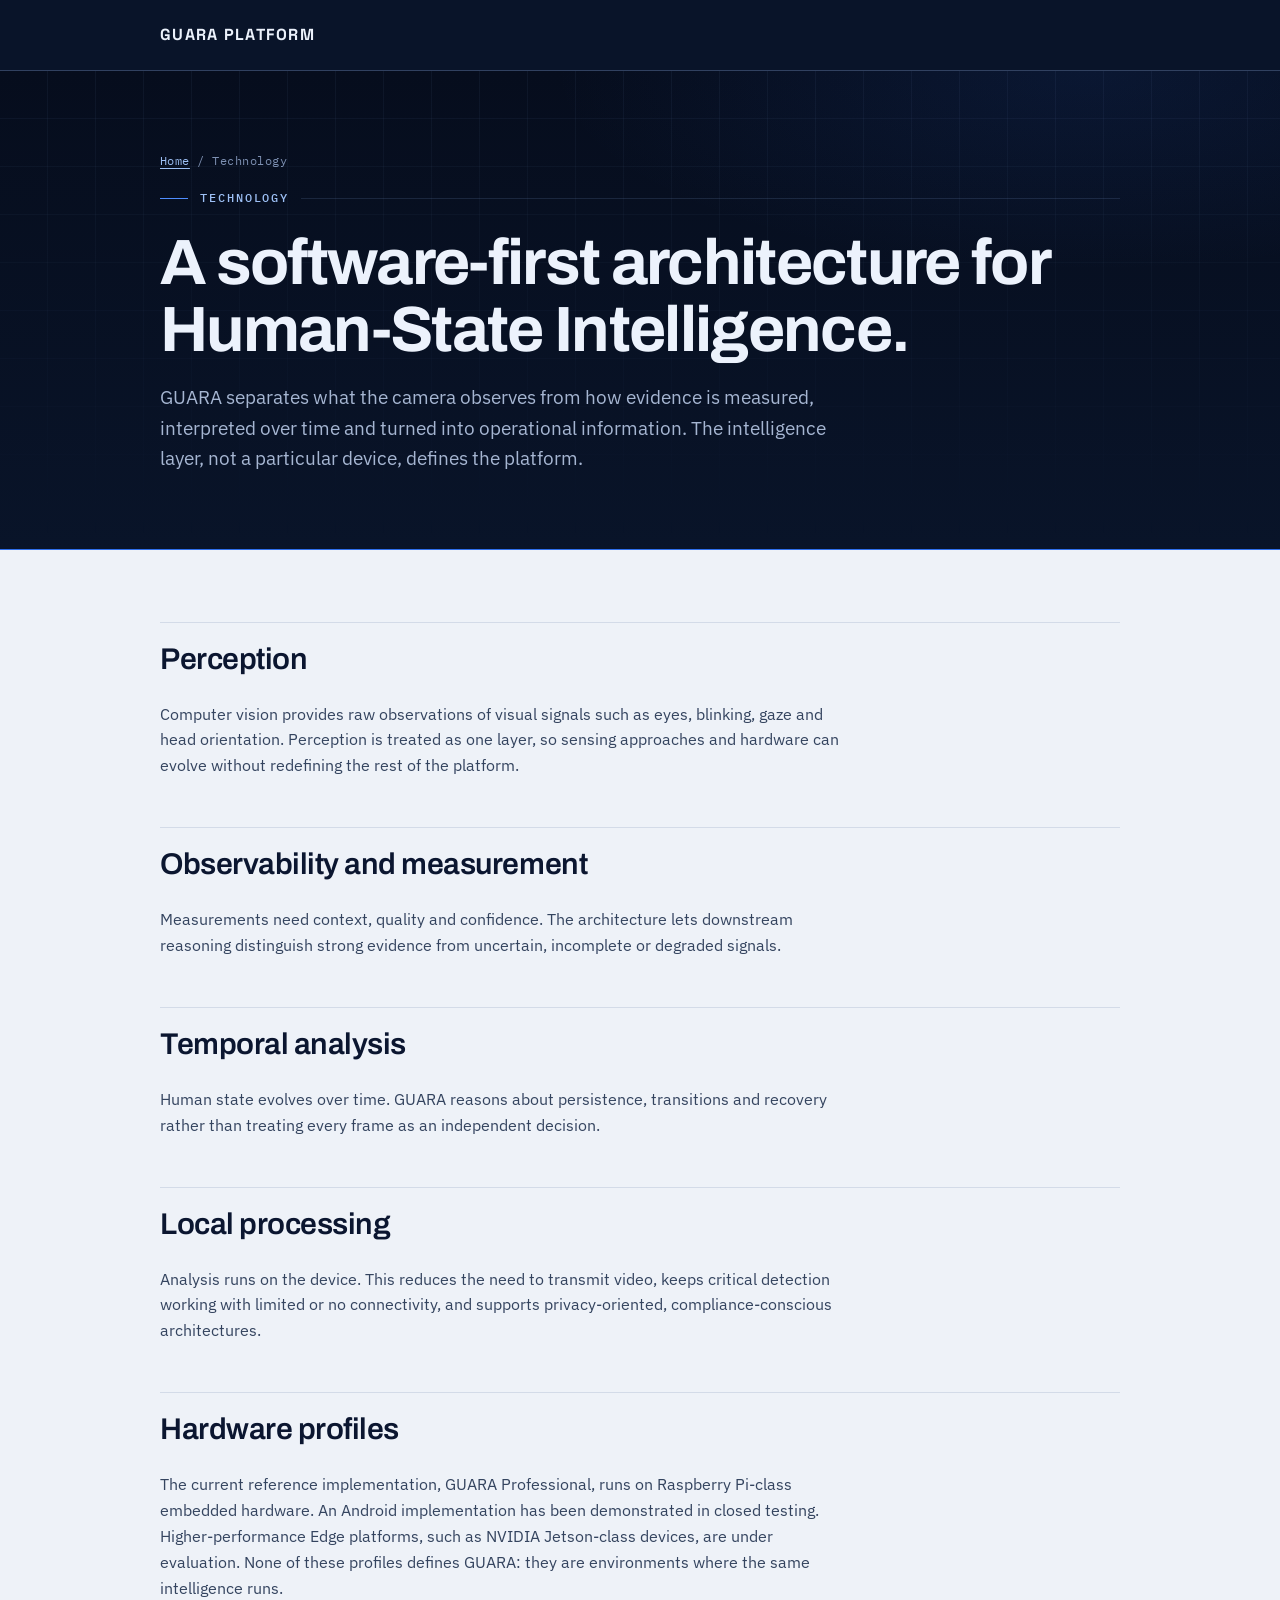
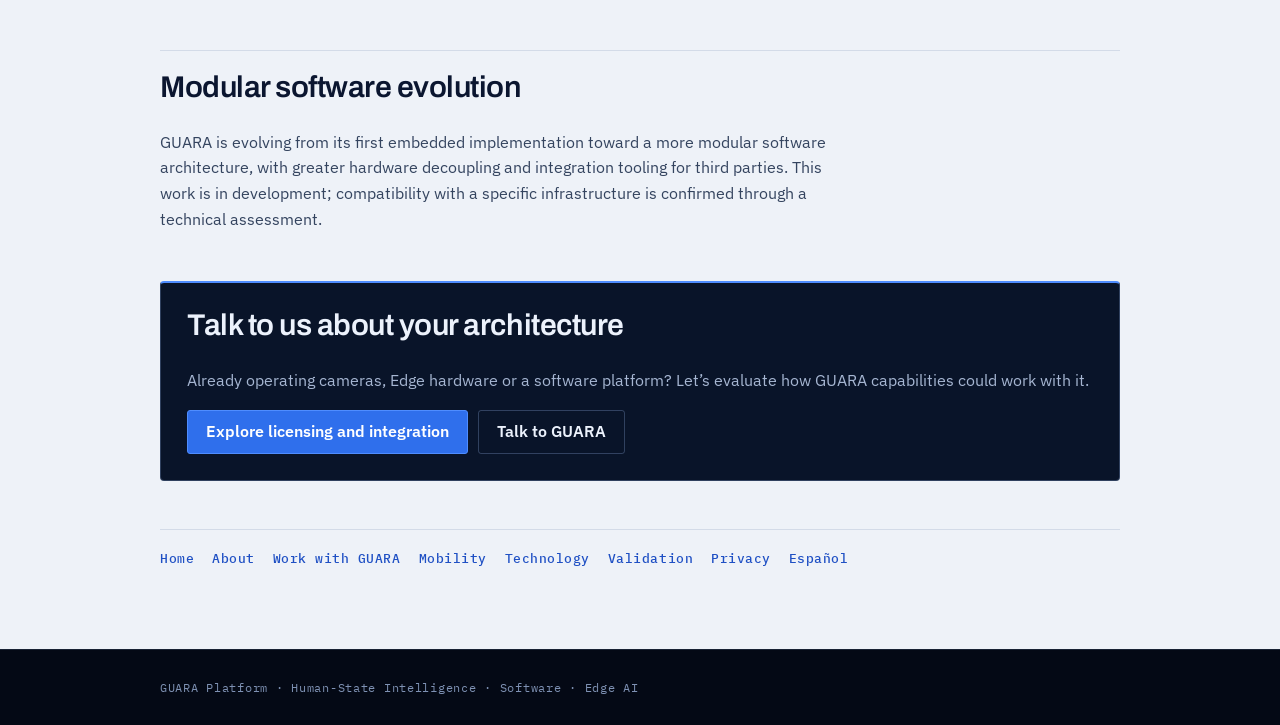
<file: technology/index.html>
<!doctype html><html lang="en"><head><meta charset="utf-8"><meta name="viewport" content="width=device-width,initial-scale=1"><title>GUARA Technology | Software-First Human-State Intelligence on the Edge</title><meta name="description" content="GUARA Platform technology: a software-first architecture combining computer vision, temporal analysis, AI and local processing to interpret how human state evolves."><meta name="robots" content="index, follow, max-image-preview:large, max-snippet:-1"><link rel="canonical" href="https://guaraplatform.com/technology/"><link rel="stylesheet" href="/seo-pages.css"><link rel="icon" href="/assets/guara-platform-logo-official.png" type="image/png"><meta property="og:type" content="website"><meta property="og:site_name" content="GUARA Platform"><meta property="og:title" content="GUARA Technology | Software-First Human-State Intelligence on the Edge"><meta property="og:description" content="GUARA Platform technology: a software-first architecture combining computer vision, temporal analysis, AI and local processing to interpret how human state evolves."><meta property="og:url" content="https://guaraplatform.com/technology/"><meta property="og:image" content="https://guaraplatform.com/assets/video_poster.jpg"><script type="application/ld+json">{"@context":"https://schema.org","@graph":[{"@type":"WebPage","@id":"https://guaraplatform.com/technology/#webpage","url":"https://guaraplatform.com/technology/","name":"GUARA Technology | Software-First Human-State Intelligence on the Edge","description":"GUARA Platform technology: a software-first architecture combining computer vision, temporal analysis, AI and local processing to interpret how human state evolves.","isPartOf":{"@id":"https://guaraplatform.com/#website"},"about":{"@id":"https://guaraplatform.com/#organization"},"inLanguage":"en","dateModified":"2026-10-06"},{"@type":"BreadcrumbList","itemListElement":[{"@type":"ListItem","position":1,"name":"GUARA Platform","item":"https://guaraplatform.com/"},{"@type":"ListItem","position":2,"name":"Technology","item":"https://guaraplatform.com/technology/"}]}]}</script></head><body><header class="top"><div class="wrap"><a translate="no" class="brand" href="/">GUARA PLATFORM</a></div></header><main><section class="hero"><div class="wrap"><div class="crumb"><a href="/">Home</a> / Technology</div><div class="k">TECHNOLOGY</div><h1>A software-first architecture for Human-State Intelligence.</h1><p class="lead"><bdi translate="no">GUARA</bdi> separates what the camera observes from how evidence is measured, interpreted over time and turned into operational information. The intelligence layer, not a particular device, defines the platform.</p></div></section><div class="content"><div class="wrap"><section><h2>Perception</h2><p>Computer vision provides raw observations of visual signals such as eyes, blinking, gaze and head orientation. Perception is treated as one layer, so sensing approaches and hardware can evolve without redefining the rest of the platform.</p></section><section><h2>Observability and measurement</h2><p>Measurements need context, quality and confidence. The architecture lets downstream reasoning distinguish strong evidence from uncertain, incomplete or degraded signals.</p></section><section><h2>Temporal analysis</h2><p>Human state evolves over time. <bdi translate="no">GUARA</bdi> reasons about persistence, transitions and recovery rather than treating every frame as an independent decision.</p></section><section><h2>Local processing</h2><p>Analysis runs on the device. This reduces the need to transmit video, keeps critical detection working with limited or no connectivity, and supports privacy-oriented, compliance-conscious architectures.</p></section><section><h2>Hardware profiles</h2><p>The current reference implementation, <bdi translate="no">GUARA Professional</bdi>, runs on Raspberry Pi-class embedded hardware. An Android implementation has been demonstrated in closed testing. Higher-performance Edge platforms, such as NVIDIA Jetson-class devices, are under evaluation. None of these profiles defines <bdi translate="no">GUARA</bdi>: they are environments where the same intelligence runs.</p></section><section><h2>Modular software evolution</h2><p><bdi translate="no">GUARA</bdi> is evolving from its first embedded implementation toward a more modular software architecture, with greater hardware decoupling and integration tooling for third parties. This work is in development; compatibility with a specific infrastructure is confirmed through a technical assessment.</p></section><div class="cta"><h2>Talk to us about your architecture</h2><p>Already operating cameras, Edge hardware or a software platform? Let’s evaluate how <bdi translate="no">GUARA</bdi> capabilities could work with it.</p><div class="cta-links"><a href="/integration/">Explore licensing and integration</a><a href="/#contacto" class="secondary"><bdi>Talk to <bdi translate="no">GUARA</bdi></bdi></a></div></div><nav class="nav" aria-label="Related pages"><a href="/">Home</a><a href="/about/">About</a><a href="/integration/">Work with <bdi translate="no">GUARA</bdi></a><a href="/mobility/">Mobility</a><a href="/technology/">Technology</a><a href="/validation/">Validation</a><a href="/privacy/">Privacy</a><a href="/es/">Español</a></nav></div></div></main><footer class="footer"><div class="wrap"><bdi translate="no">GUARA Platform</bdi> · Human-State Intelligence · Software · Edge AI</div></footer></body></html>
</file>
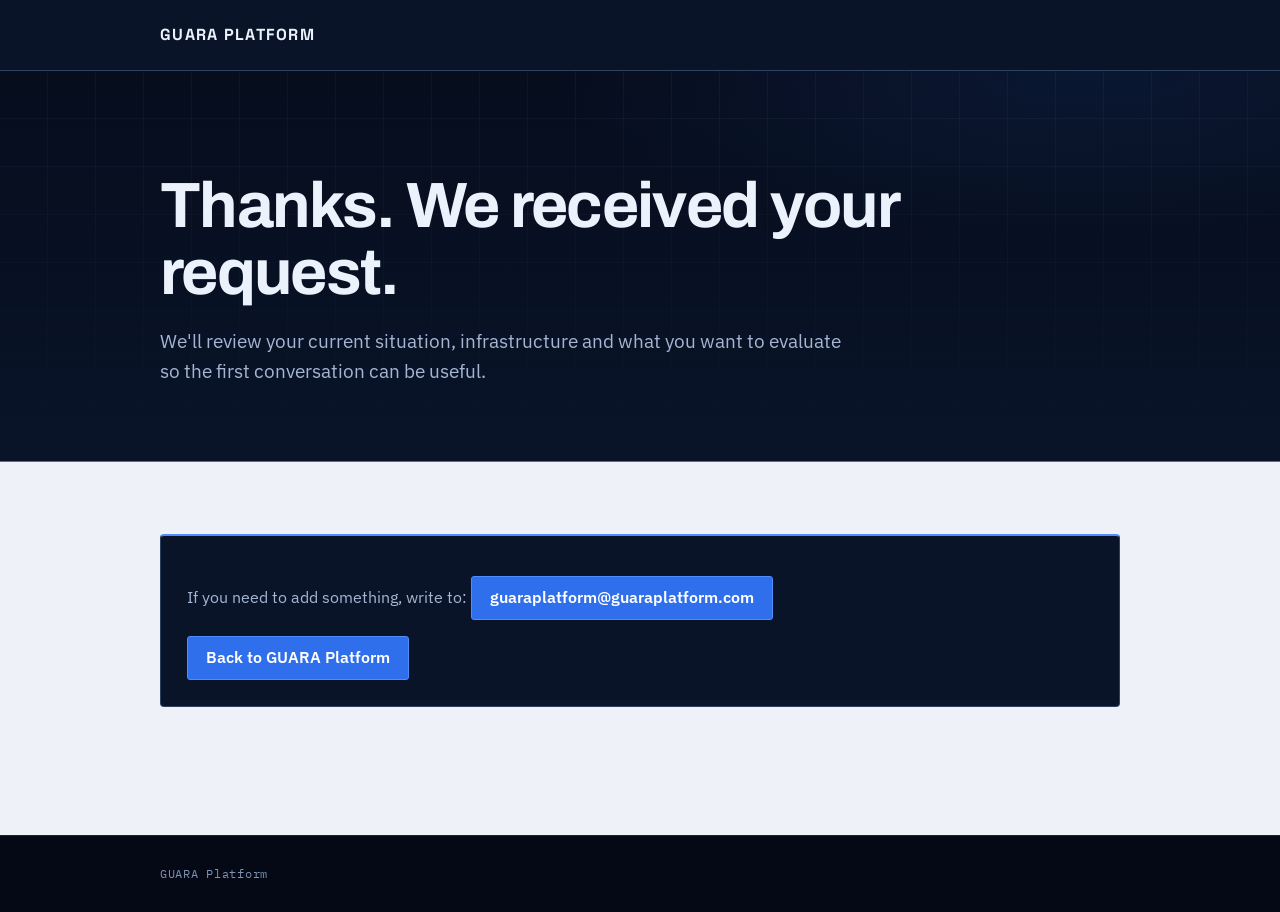
<file: thanks/index.html>
<!doctype html><html lang="en"><head><meta charset="utf-8"><meta name="viewport" content="width=device-width,initial-scale=1"><title>Request received | GUARA Platform</title><meta name="robots" content="noindex, nofollow"><link rel="stylesheet" href="/seo-pages.css"><link rel="icon" href="/assets/favicon-64.png" type="image/png"></head><body><header class="top"><div class="wrap"><a translate="no" class="brand" href="/">GUARA PLATFORM</a></div></header><main><section class="hero"><div class="wrap"><h1>Thanks. We received your request.</h1><p class="lead">We'll review your current situation, infrastructure and what you want to evaluate so the first conversation can be useful.</p></div></section><div class="content"><div class="wrap"><div class="cta"><p>If you need to add something, write to: <a href="mailto:guaraplatform@guaraplatform.com">guaraplatform@guaraplatform.com</a></p><div class="cta-links"><a href="/">Back to GUARA Platform</a></div></div></div></div></main><footer class="footer"><div class="wrap"><bdi translate="no">GUARA Platform</bdi></div></footer></body></html>
</file>
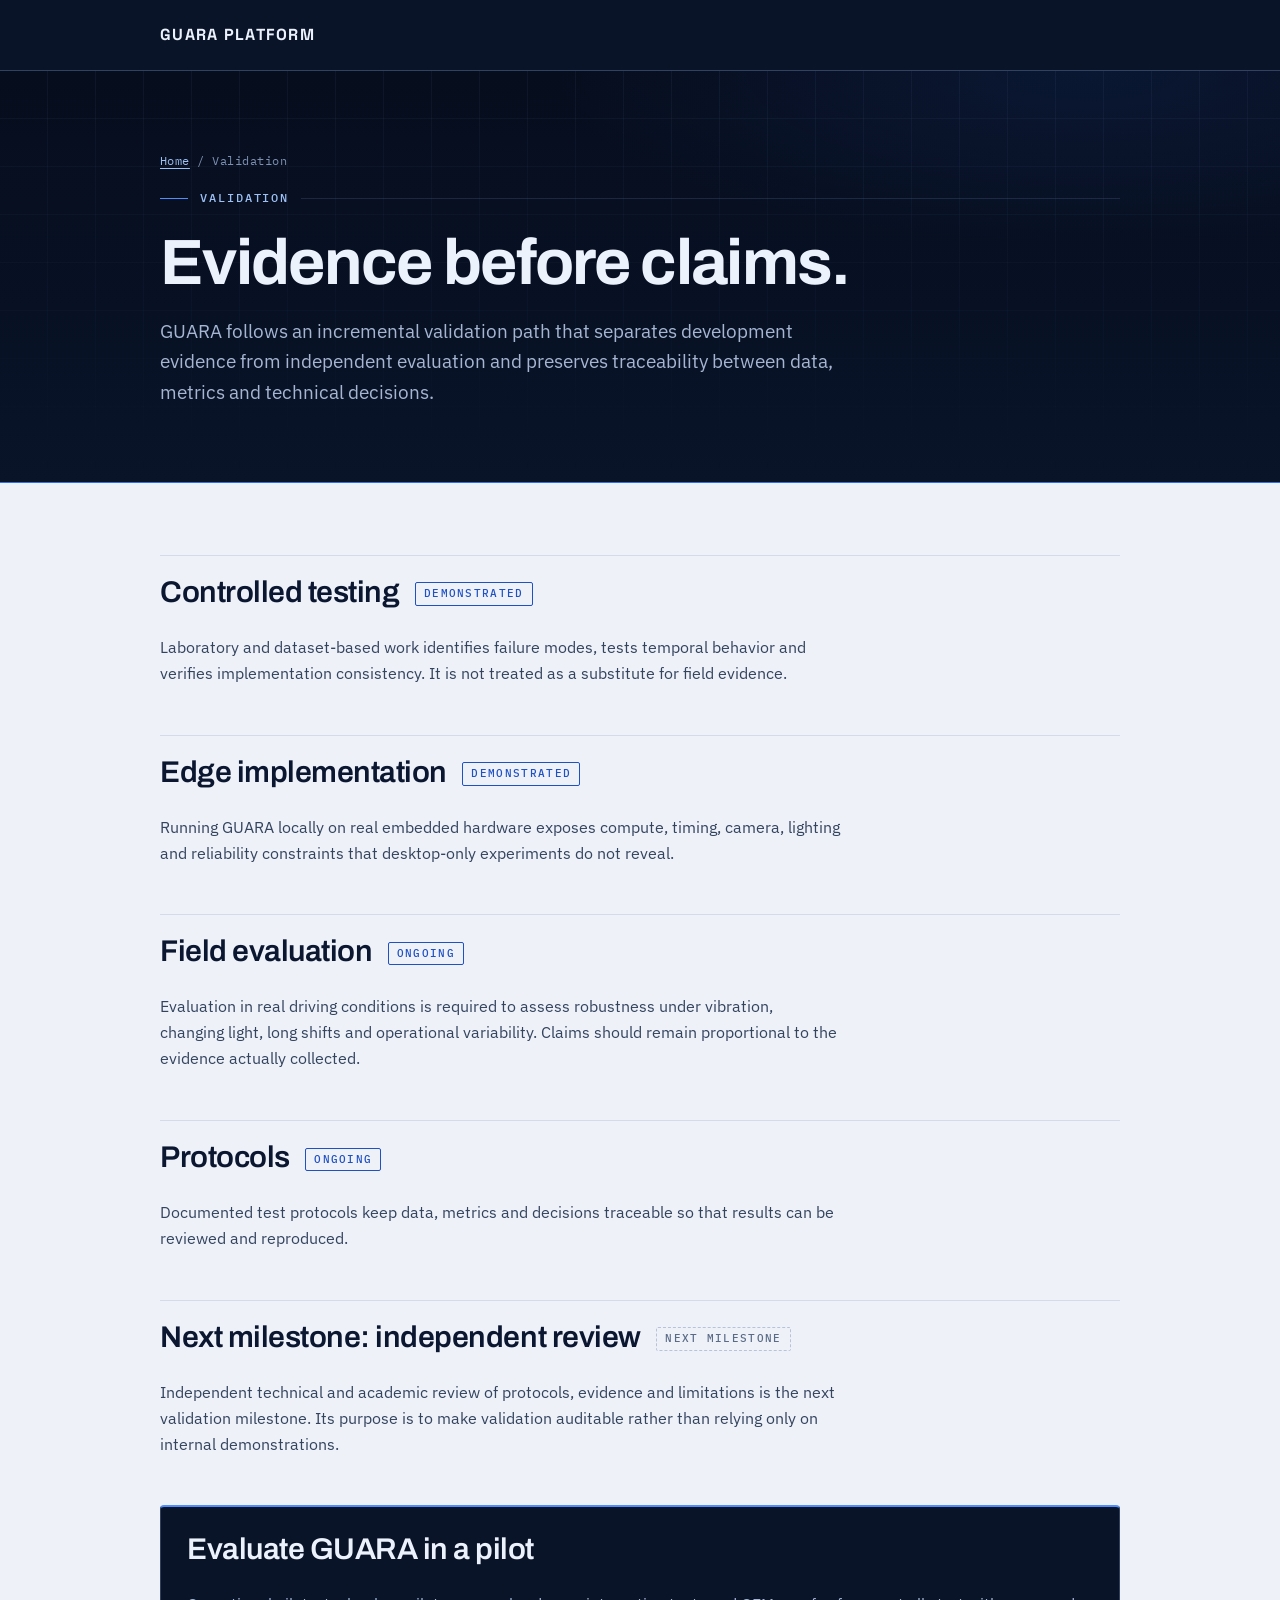
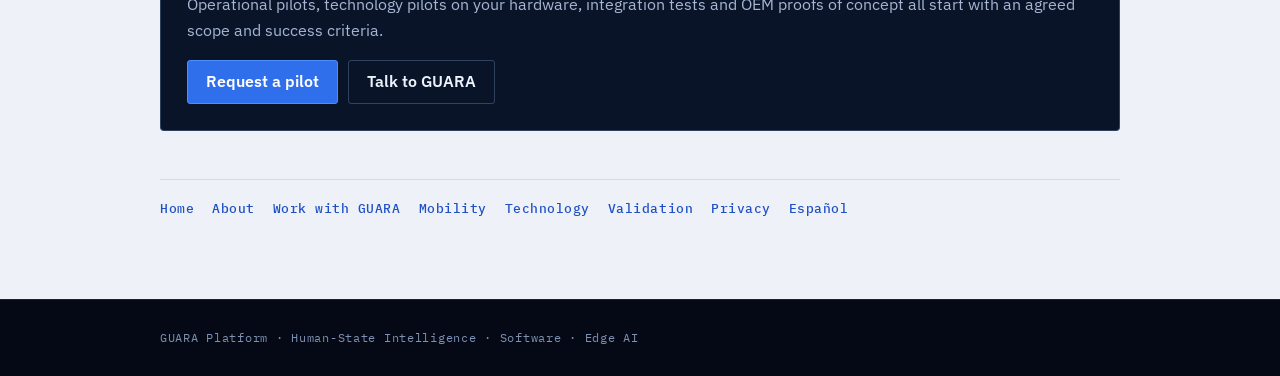
<file: validation/index.html>
<!doctype html><html lang="en"><head><meta charset="utf-8"><meta name="viewport" content="width=device-width,initial-scale=1"><title>GUARA Validation | Evidence Before Claims</title><meta name="description" content="GUARA Platform validation approach: controlled testing, Edge implementation, field evaluation, documented protocols and independent review as the next milestone."><meta name="robots" content="index, follow, max-image-preview:large, max-snippet:-1"><link rel="canonical" href="https://guaraplatform.com/validation/"><link rel="stylesheet" href="/seo-pages.css"><link rel="icon" href="/assets/guara-platform-logo-official.png" type="image/png"><meta property="og:type" content="website"><meta property="og:site_name" content="GUARA Platform"><meta property="og:title" content="GUARA Validation | Evidence Before Claims"><meta property="og:description" content="GUARA Platform validation approach: controlled testing, Edge implementation, field evaluation, documented protocols and independent review as the next milestone."><meta property="og:url" content="https://guaraplatform.com/validation/"><meta property="og:image" content="https://guaraplatform.com/assets/video_poster.jpg"><script type="application/ld+json">{"@context":"https://schema.org","@graph":[{"@type":"WebPage","@id":"https://guaraplatform.com/validation/#webpage","url":"https://guaraplatform.com/validation/","name":"GUARA Validation | Evidence Before Claims","description":"GUARA Platform validation approach: controlled testing, Edge implementation, field evaluation, documented protocols and independent review as the next milestone.","isPartOf":{"@id":"https://guaraplatform.com/#website"},"about":{"@id":"https://guaraplatform.com/#organization"},"inLanguage":"en","dateModified":"2026-10-06"},{"@type":"BreadcrumbList","itemListElement":[{"@type":"ListItem","position":1,"name":"GUARA Platform","item":"https://guaraplatform.com/"},{"@type":"ListItem","position":2,"name":"Validation","item":"https://guaraplatform.com/validation/"}]}]}</script></head><body><header class="top"><div class="wrap"><a translate="no" class="brand" href="/">GUARA PLATFORM</a></div></header><main><section class="hero"><div class="wrap"><div class="crumb"><a href="/">Home</a> / Validation</div><div class="k">VALIDATION</div><h1>Evidence before claims.</h1><p class="lead"><bdi translate="no">GUARA</bdi> follows an incremental validation path that separates development evidence from independent evaluation and preserves traceability between data, metrics and technical decisions.</p></div></section><div class="content"><div class="wrap"><section><h2>Controlled testing <span class="status">Demonstrated</span></h2><p>Laboratory and dataset-based work identifies failure modes, tests temporal behavior and verifies implementation consistency. It is not treated as a substitute for field evidence.</p></section><section><h2>Edge implementation <span class="status">Demonstrated</span></h2><p>Running <bdi translate="no">GUARA</bdi> locally on real embedded hardware exposes compute, timing, camera, lighting and reliability constraints that desktop-only experiments do not reveal.</p></section><section><h2>Field evaluation <span class="status">Ongoing</span></h2><p>Evaluation in real driving conditions is required to assess robustness under vibration, changing light, long shifts and operational variability. Claims should remain proportional to the evidence actually collected.</p></section><section><h2>Protocols <span class="status">Ongoing</span></h2><p>Documented test protocols keep data, metrics and decisions traceable so that results can be reviewed and reproduced.</p></section><section><h2>Next milestone: independent review <span class="status outline">Next milestone</span></h2><p>Independent technical and academic review of protocols, evidence and limitations is the next validation milestone. Its purpose is to make validation auditable rather than relying only on internal demonstrations.</p></section><div class="cta"><h2>Evaluate <bdi translate="no">GUARA</bdi> in a pilot</h2><p>Operational pilots, technology pilots on your hardware, integration tests and OEM proofs of concept all start with an agreed scope and success criteria.</p><div class="cta-links"><a href="/?intent=pilot#contacto">Request a pilot</a><a href="/#contacto" class="secondary"><bdi>Talk to <bdi translate="no">GUARA</bdi></bdi></a></div></div><nav class="nav" aria-label="Related pages"><a href="/">Home</a><a href="/about/">About</a><a href="/integration/">Work with <bdi translate="no">GUARA</bdi></a><a href="/mobility/">Mobility</a><a href="/technology/">Technology</a><a href="/validation/">Validation</a><a href="/privacy/">Privacy</a><a href="/es/">Español</a></nav></div></div></main><footer class="footer"><div class="wrap"><bdi translate="no">GUARA Platform</bdi> · Human-State Intelligence · Software · Edge AI</div></footer></body></html>
</file>
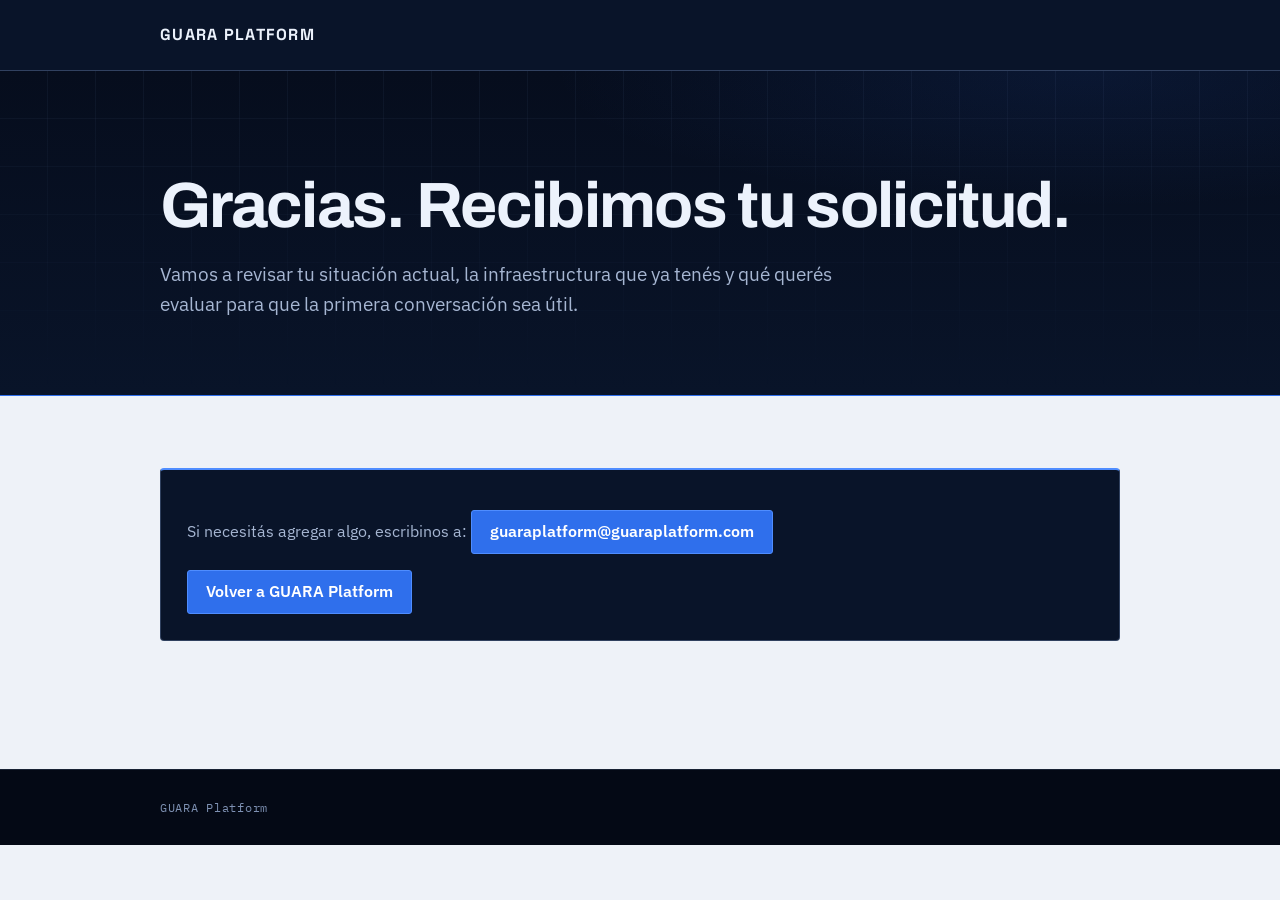
<file: es/gracias/index.html>
<!doctype html><html lang="es"><head><meta charset="utf-8"><meta name="viewport" content="width=device-width,initial-scale=1"><title>Solicitud recibida | GUARA Platform</title><meta name="robots" content="noindex, nofollow"><link rel="stylesheet" href="/seo-pages.css"><link rel="icon" href="/assets/favicon-64.png" type="image/png"></head><body><header class="top"><div class="wrap"><a translate="no" class="brand" href="/es/">GUARA PLATFORM</a></div></header><main><section class="hero"><div class="wrap"><h1>Gracias. Recibimos tu solicitud.</h1><p class="lead">Vamos a revisar tu situación actual, la infraestructura que ya tenés y qué querés evaluar para que la primera conversación sea útil.</p></div></section><div class="content"><div class="wrap"><div class="cta"><p>Si necesitás agregar algo, escribinos a: <a href="mailto:guaraplatform@guaraplatform.com">guaraplatform@guaraplatform.com</a></p><div class="cta-links"><a href="/es/">Volver a GUARA Platform</a></div></div></div></div></main><footer class="footer"><div class="wrap"><bdi translate="no">GUARA Platform</bdi></div></footer></body></html>
</file>
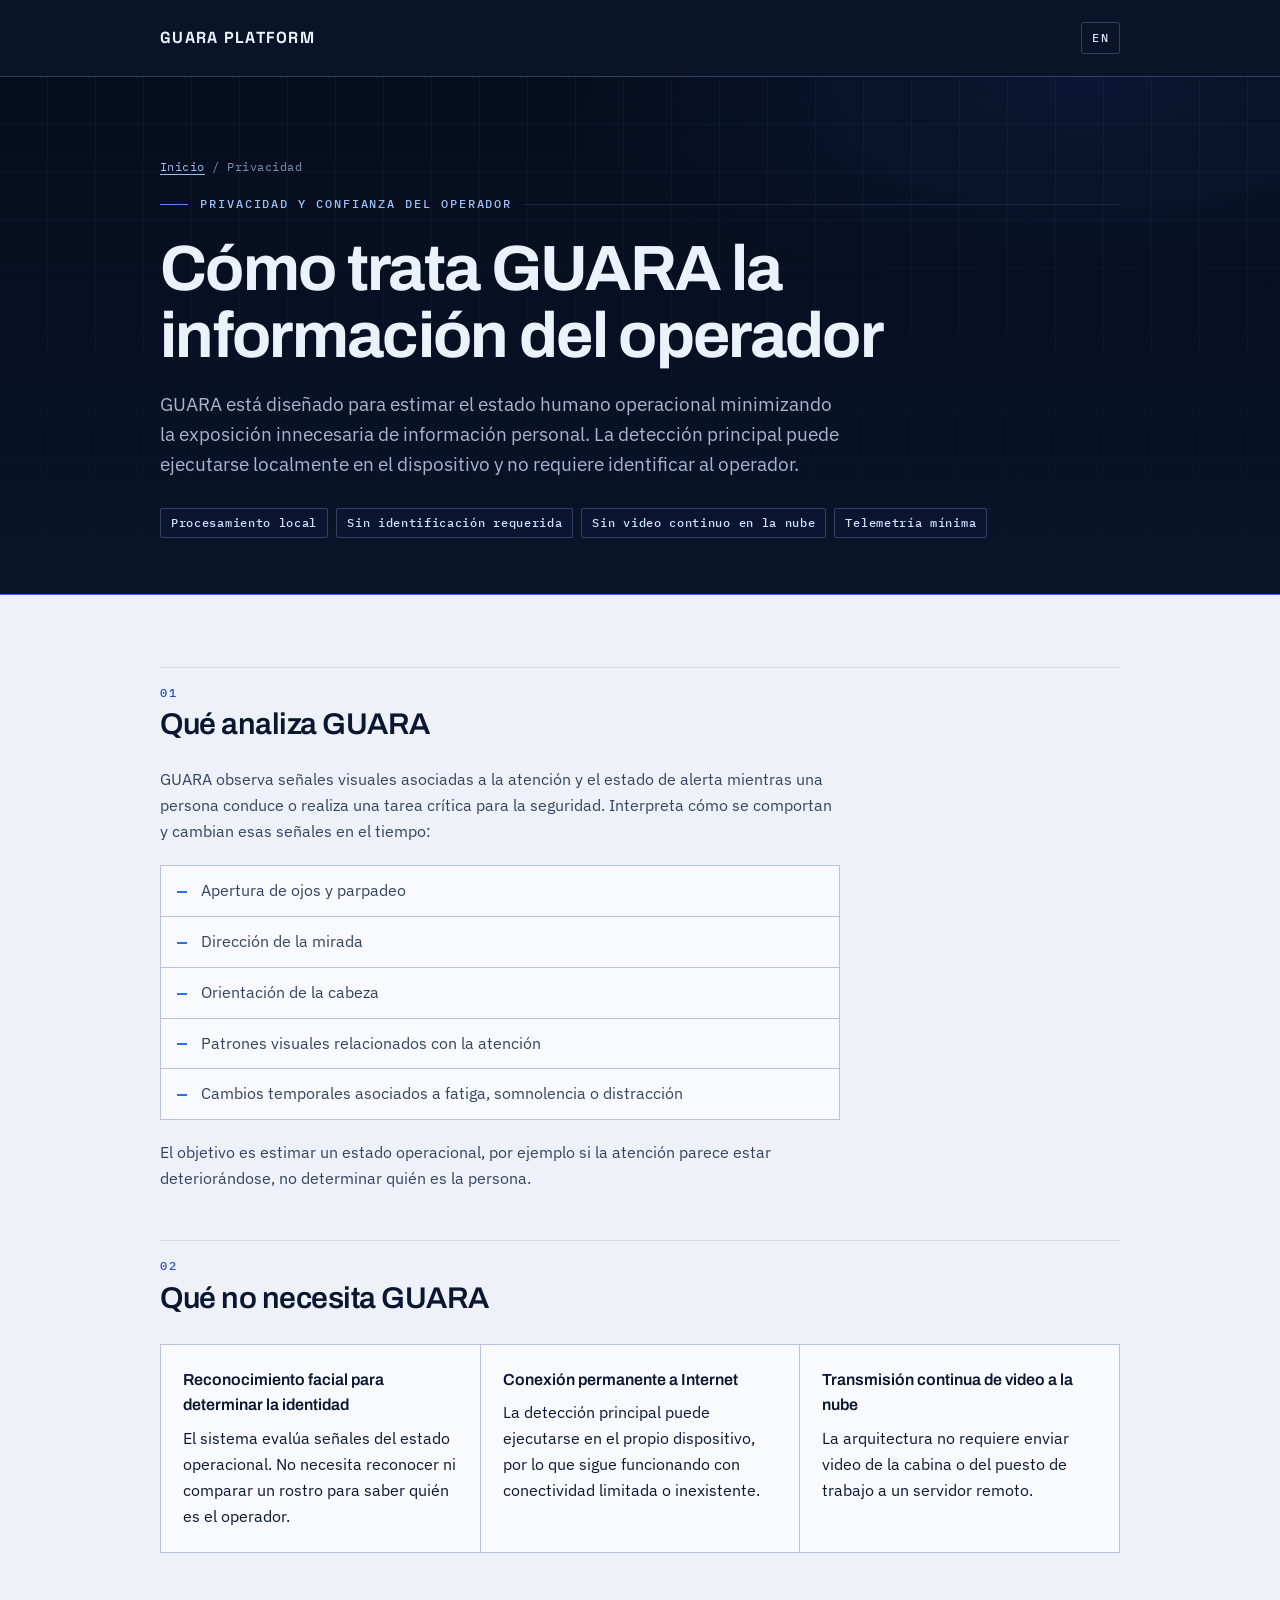
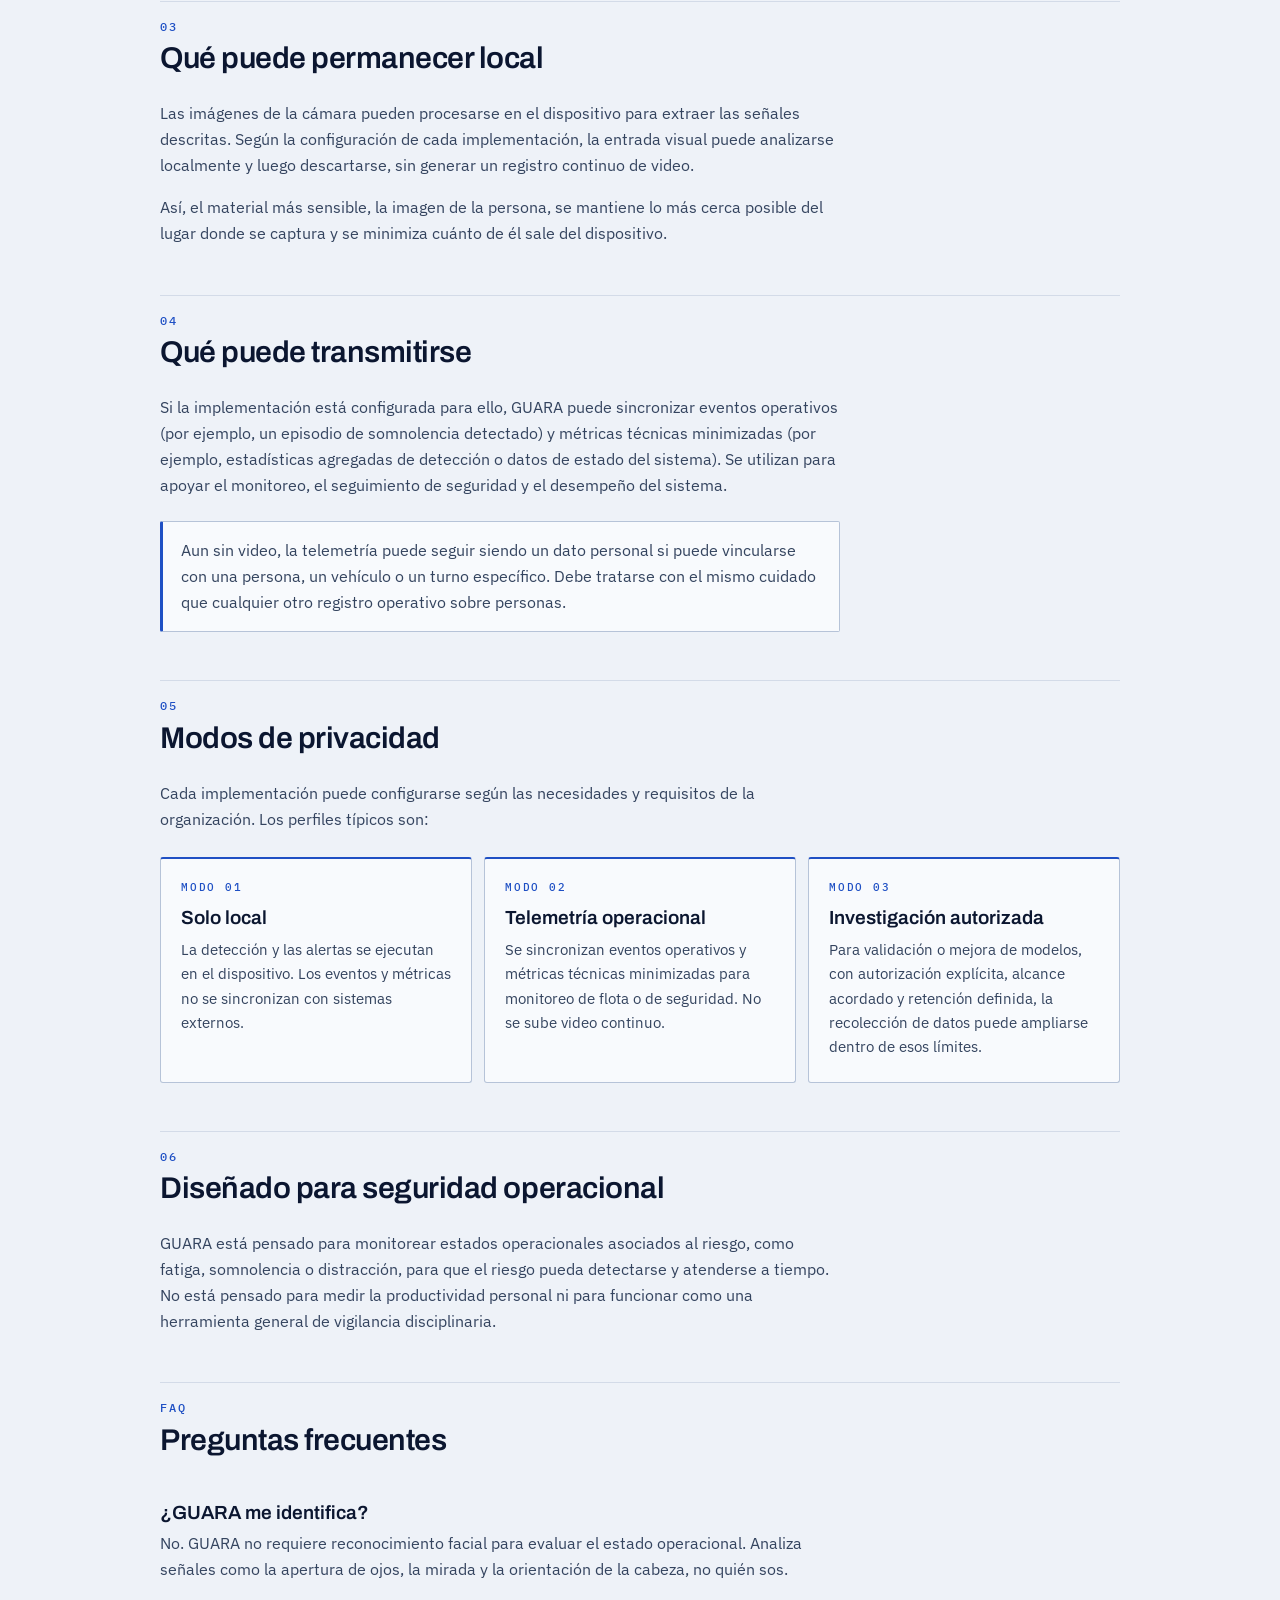
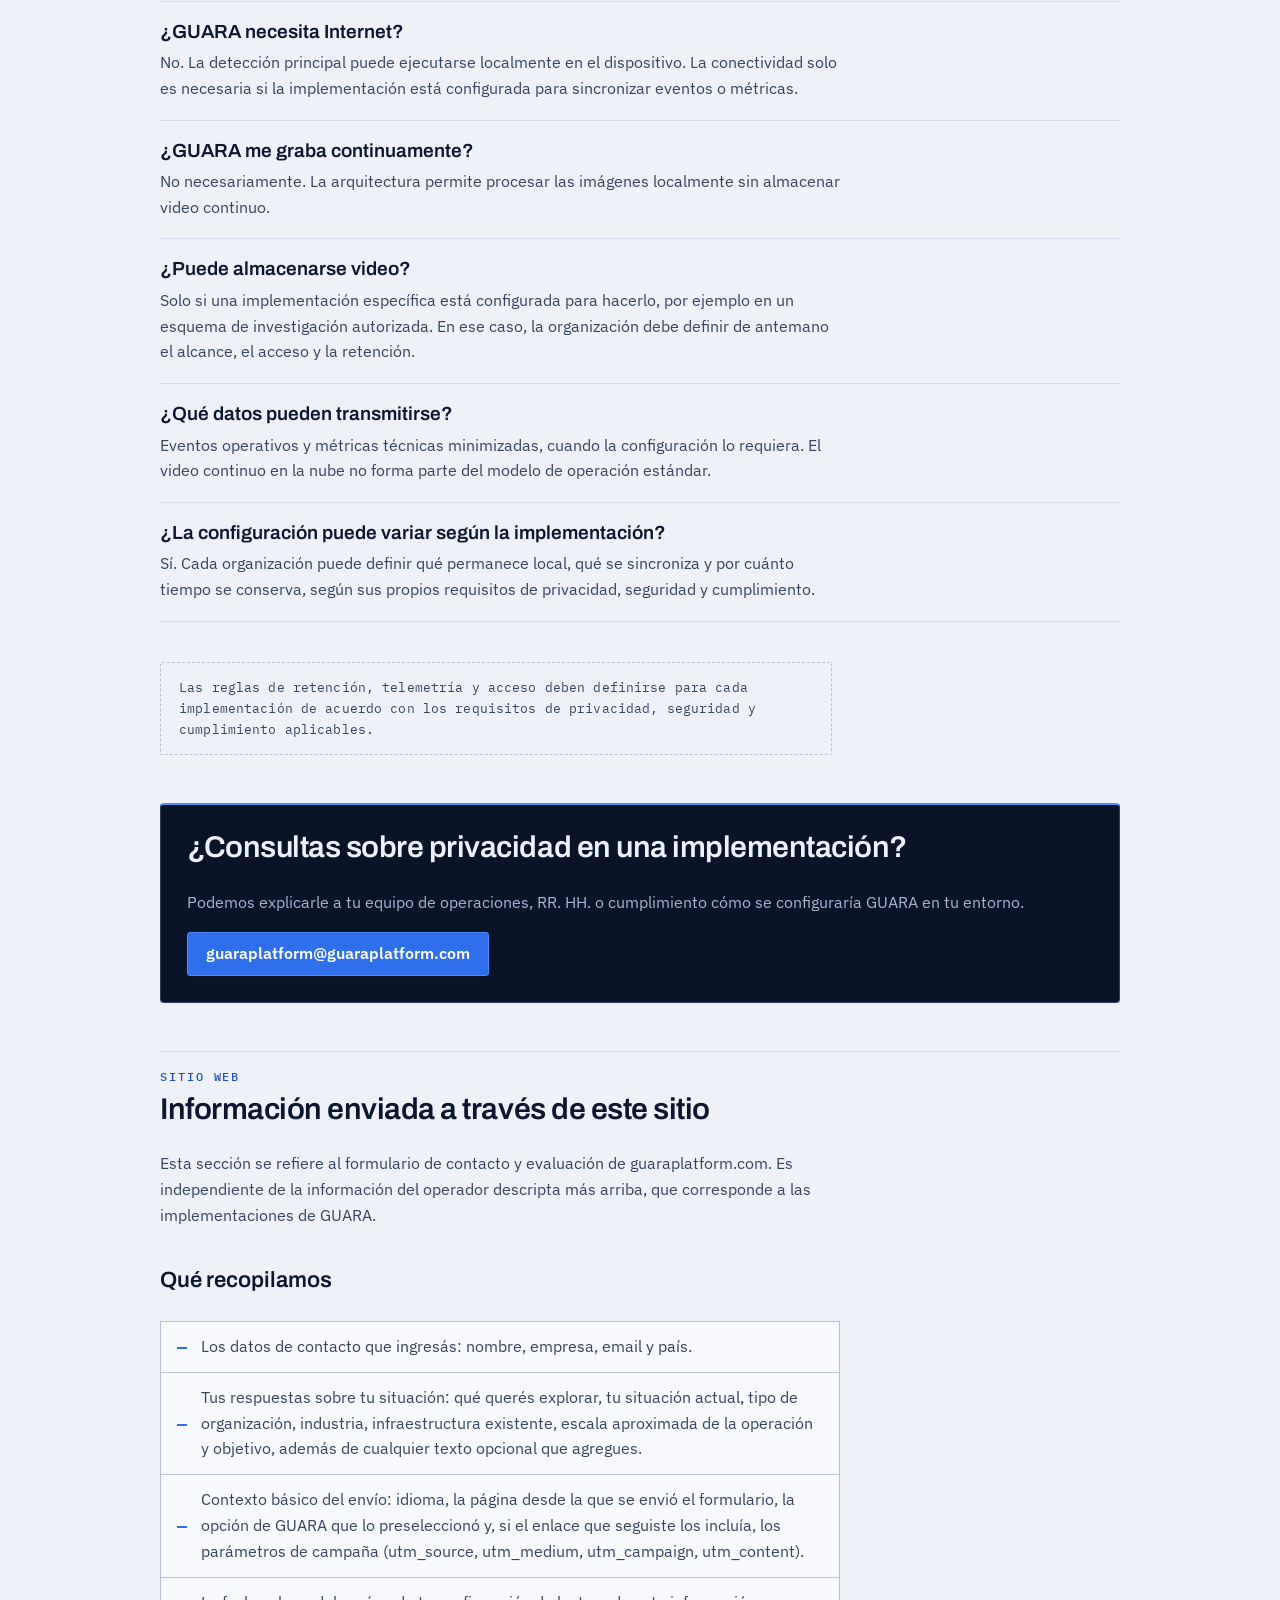
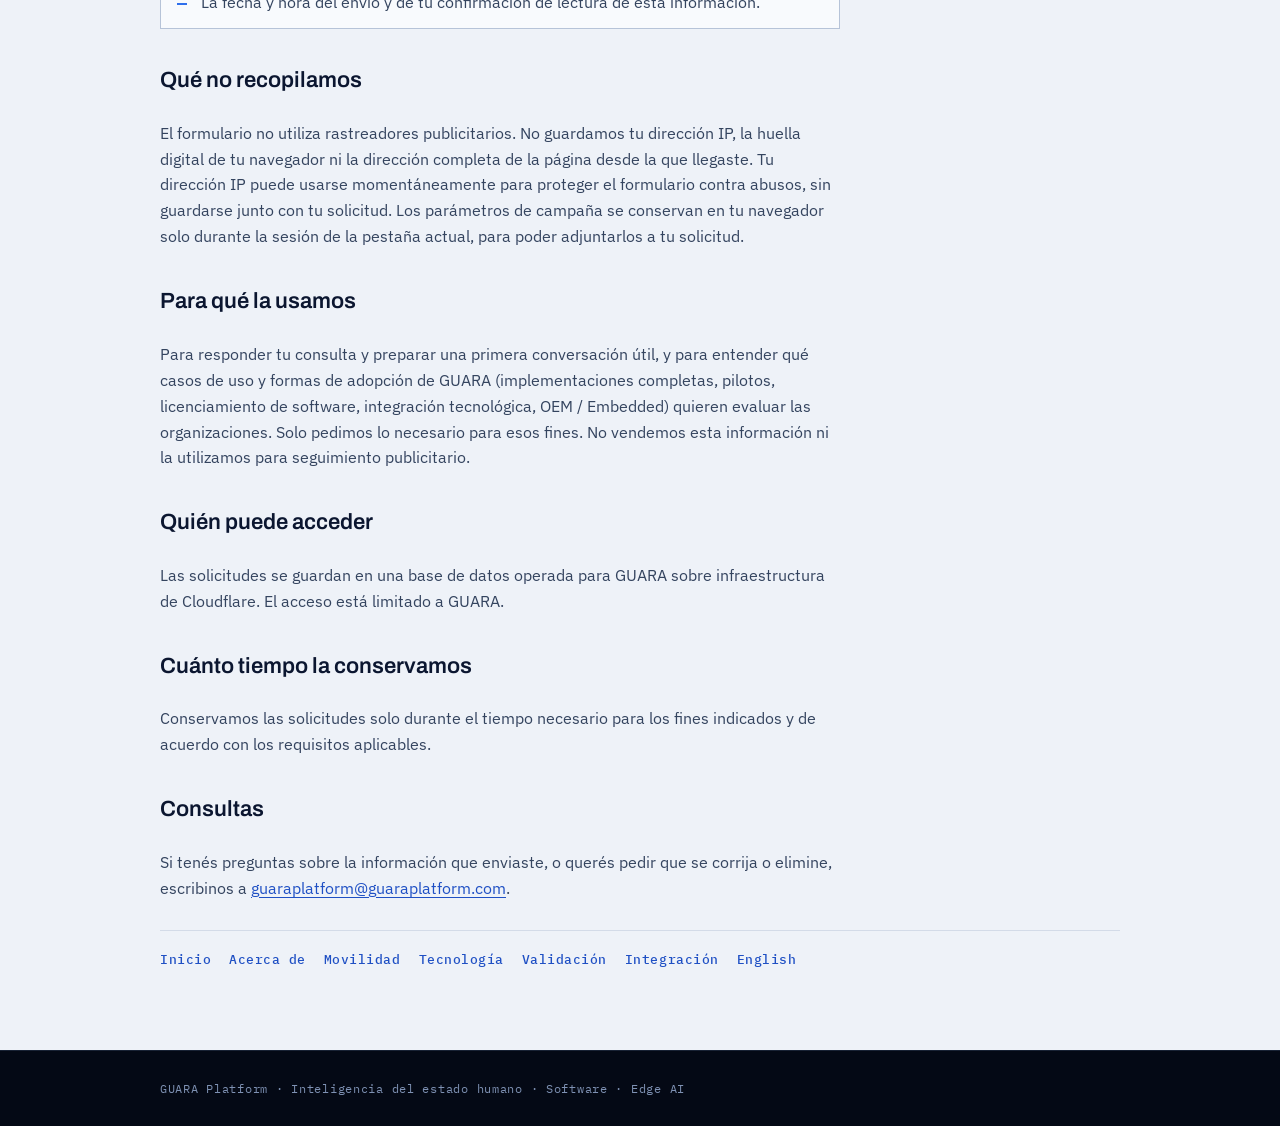
<file: es/privacidad/index.html>
<!doctype html>
<html lang="es">
<head>
<meta charset="utf-8">
<meta name="viewport" content="width=device-width,initial-scale=1">
<title>Privacidad y confianza del operador | Cómo trata GUARA la información del operador</title>
<meta name="description" content="Cómo trata GUARA Platform la información del operador: procesamiento local, sin reconocimiento facial para identificar al operador, sin video continuo en la nube y telemetría operacional opcional y minimizada.">
<meta name="robots" content="index, follow, max-image-preview:large, max-snippet:-1">
<link rel="canonical" href="https://guaraplatform.com/es/privacidad/">
<link rel="alternate" hreflang="en" href="https://guaraplatform.com/privacy/">
<link rel="alternate" hreflang="es" href="https://guaraplatform.com/es/privacidad/">
<link rel="alternate" hreflang="x-default" href="https://guaraplatform.com/privacy/">
<link rel="stylesheet" href="/seo-pages.css">
<link rel="icon" href="/assets/guara-platform-logo-official.png" type="image/png">
<meta name="theme-color" content="#091429">
<meta property="og:type" content="website">
<meta property="og:site_name" content="GUARA Platform">
<meta property="og:title" content="Privacidad y confianza del operador | Cómo trata GUARA la información del operador">
<meta property="og:description" content="Procesamiento local, sin reconocimiento facial para identificar al operador, sin video continuo en la nube y telemetría operacional opcional y minimizada.">
<meta property="og:url" content="https://guaraplatform.com/es/privacidad/">
<meta property="og:image" content="https://guaraplatform.com/assets/video_poster.jpg">
<meta property="og:locale" content="es_AR">
<meta property="og:locale:alternate" content="en_US">
<script type="application/ld+json">{"@context":"https://schema.org","@graph":[{"@type":"WebPage","@id":"https://guaraplatform.com/es/privacidad/#webpage","url":"https://guaraplatform.com/es/privacidad/","name":"Privacidad y confianza del operador | Cómo trata GUARA la información del operador","description":"Cómo trata GUARA Platform la información del operador: procesamiento local, sin reconocimiento facial para identificar al operador, sin video continuo en la nube y telemetría operacional opcional y minimizada.","isPartOf":{"@id":"https://guaraplatform.com/#website"},"about":{"@id":"https://guaraplatform.com/#organization"},"inLanguage":"es","dateModified":"2026-10-01"},{"@type":"BreadcrumbList","itemListElement":[{"@type":"ListItem","position":1,"name":"GUARA Platform","item":"https://guaraplatform.com/es/"},{"@type":"ListItem","position":2,"name":"Privacidad","item":"https://guaraplatform.com/es/privacidad/"}]}]}</script>
</head>
<body>
<header class="top">
<div class="wrap">
<a translate="no" class="brand" href="/es/">GUARA PLATFORM</a>
<a class="lang" href="/privacy/" hreflang="en" lang="en">EN</a>
</div>
</header>
<main>
<section class="hero">
<div class="wrap">
<div class="crumb"><a href="/es/">Inicio</a> / Privacidad</div>
<div class="k">PRIVACIDAD Y CONFIANZA DEL OPERADOR</div>
<h1>Cómo trata <bdi translate="no">GUARA</bdi> la información del operador</h1>
<p class="lead"><bdi translate="no">GUARA</bdi> está diseñado para estimar el estado humano operacional minimizando la exposición innecesaria de información personal. La detección principal puede ejecutarse localmente en el dispositivo y no requiere identificar al operador.</p>
<ul class="chips" aria-label="Principios clave">
<li>Procesamiento local</li>
<li>Sin identificación requerida</li>
<li>Sin video continuo en la nube</li>
<li>Telemetría mínima</li>
</ul>
</div>
</section>
<div class="content">
<div class="wrap">
<section>
<h2><span class="num">01</span>Qué analiza <bdi translate="no">GUARA</bdi></h2>
<p><bdi translate="no">GUARA</bdi> observa señales visuales asociadas a la atención y el estado de alerta mientras una persona conduce o realiza una tarea crítica para la seguridad. Interpreta cómo se comportan y cambian esas señales en el tiempo:</p>
<ul class="ruled">
<li>Apertura de ojos y parpadeo</li>
<li>Dirección de la mirada</li>
<li>Orientación de la cabeza</li>
<li>Patrones visuales relacionados con la atención</li>
<li>Cambios temporales asociados a fatiga, somnolencia o distracción</li>
</ul>
<p>El objetivo es estimar un estado operacional, por ejemplo si la atención parece estar deteriorándose, no determinar quién es la persona.</p>
</section>
<section>
<h2><span class="num">02</span>Qué no necesita <bdi translate="no">GUARA</bdi></h2>
<div class="cards">
<div class="card"><strong>Reconocimiento facial para determinar la identidad</strong>El sistema evalúa señales del estado operacional. No necesita reconocer ni comparar un rostro para saber quién es el operador.</div>
<div class="card"><strong>Conexión permanente a Internet</strong>La detección principal puede ejecutarse en el propio dispositivo, por lo que sigue funcionando con conectividad limitada o inexistente.</div>
<div class="card"><strong>Transmisión continua de video a la nube</strong>La arquitectura no requiere enviar video de la cabina o del puesto de trabajo a un servidor remoto.</div>
</div>
</section>
<section>
<h2><span class="num">03</span>Qué puede permanecer local</h2>
<p>Las imágenes de la cámara pueden procesarse en el dispositivo para extraer las señales descritas. Según la configuración de cada implementación, la entrada visual puede analizarse localmente y luego descartarse, sin generar un registro continuo de video.</p>
<p>Así, el material más sensible, la imagen de la persona, se mantiene lo más cerca posible del lugar donde se captura y se minimiza cuánto de él sale del dispositivo.</p>
</section>
<section>
<h2><span class="num">04</span>Qué puede transmitirse</h2>
<p>Si la implementación está configurada para ello, <bdi translate="no">GUARA</bdi> puede sincronizar eventos operativos (por ejemplo, un episodio de somnolencia detectado) y métricas técnicas minimizadas (por ejemplo, estadísticas agregadas de detección o datos de estado del sistema). Se utilizan para apoyar el monitoreo, el seguimiento de seguridad y el desempeño del sistema.</p>
<p class="callout">Aun sin video, la telemetría puede seguir siendo un dato personal si puede vincularse con una persona, un vehículo o un turno específico. Debe tratarse con el mismo cuidado que cualquier otro registro operativo sobre personas.</p>
</section>
<section>
<h2><span class="num">05</span>Modos de privacidad</h2>
<p>Cada implementación puede configurarse según las necesidades y requisitos de la organización. Los perfiles típicos son:</p>
<div class="modes">
<div class="mode"><span class="tag">MODO 01</span><strong>Solo local</strong><p>La detección y las alertas se ejecutan en el dispositivo. Los eventos y métricas no se sincronizan con sistemas externos.</p></div>
<div class="mode"><span class="tag">MODO 02</span><strong>Telemetría operacional</strong><p>Se sincronizan eventos operativos y métricas técnicas minimizadas para monitoreo de flota o de seguridad. No se sube video continuo.</p></div>
<div class="mode"><span class="tag">MODO 03</span><strong>Investigación autorizada</strong><p>Para validación o mejora de modelos, con autorización explícita, alcance acordado y retención definida, la recolección de datos puede ampliarse dentro de esos límites.</p></div>
</div>
</section>
<section>
<h2><span class="num">06</span>Diseñado para seguridad operacional</h2>
<p><bdi translate="no">GUARA</bdi> está pensado para monitorear estados operacionales asociados al riesgo, como fatiga, somnolencia o distracción, para que el riesgo pueda detectarse y atenderse a tiempo. No está pensado para medir la productividad personal ni para funcionar como una herramienta general de vigilancia disciplinaria.</p>
</section>
<section class="faq">
<h2><span class="num">FAQ</span>Preguntas frecuentes</h2>
<div class="qa"><h3>¿<bdi translate="no">GUARA</bdi> me identifica?</h3><p>No. <bdi translate="no">GUARA</bdi> no requiere reconocimiento facial para evaluar el estado operacional. Analiza señales como la apertura de ojos, la mirada y la orientación de la cabeza, no quién sos.</p></div>
<div class="qa"><h3>¿<bdi translate="no">GUARA</bdi> necesita Internet?</h3><p>No. La detección principal puede ejecutarse localmente en el dispositivo. La conectividad solo es necesaria si la implementación está configurada para sincronizar eventos o métricas.</p></div>
<div class="qa"><h3>¿<bdi translate="no">GUARA</bdi> me graba continuamente?</h3><p>No necesariamente. La arquitectura permite procesar las imágenes localmente sin almacenar video continuo.</p></div>
<div class="qa"><h3>¿Puede almacenarse video?</h3><p>Solo si una implementación específica está configurada para hacerlo, por ejemplo en un esquema de investigación autorizada. En ese caso, la organización debe definir de antemano el alcance, el acceso y la retención.</p></div>
<div class="qa"><h3>¿Qué datos pueden transmitirse?</h3><p>Eventos operativos y métricas técnicas minimizadas, cuando la configuración lo requiera. El video continuo en la nube no forma parte del modelo de operación estándar.</p></div>
<div class="qa"><h3>¿La configuración puede variar según la implementación?</h3><p>Sí. Cada organización puede definir qué permanece local, qué se sincroniza y por cuánto tiempo se conserva, según sus propios requisitos de privacidad, seguridad y cumplimiento.</p></div>
</section>
<p class="note">Las reglas de retención, telemetría y acceso deben definirse para cada implementación de acuerdo con los requisitos de privacidad, seguridad y cumplimiento aplicables.</p>
<div class="cta">
<h2>¿Consultas sobre privacidad en una implementación?</h2>
<p>Podemos explicarle a tu equipo de operaciones, RR. HH. o cumplimiento cómo se configuraría <bdi translate="no">GUARA</bdi> en tu entorno.</p>
<a href="mailto:guaraplatform@guaraplatform.com">guaraplatform@guaraplatform.com</a>
</div>
<section id="informacion-sitio" class="site-data"><h2><span class="num">SITIO WEB</span>Información enviada a través de este sitio</h2>
<p>Esta sección se refiere al formulario de contacto y evaluación de guaraplatform.com. Es independiente de la información del operador descripta más arriba, que corresponde a las implementaciones de <bdi translate="no">GUARA</bdi>.</p>
<h3>Qué recopilamos</h3>
<ul class="ruled">
<li>Los datos de contacto que ingresás: nombre, empresa, email y país.</li>
<li>Tus respuestas sobre tu situación: qué querés explorar, tu situación actual, tipo de organización, industria, infraestructura existente, escala aproximada de la operación y objetivo, además de cualquier texto opcional que agregues.</li>
<li>Contexto básico del envío: idioma, la página desde la que se envió el formulario, la opción de <bdi translate="no">GUARA</bdi> que lo preseleccionó y, si el enlace que seguiste los incluía, los parámetros de campaña (utm_source, utm_medium, utm_campaign, utm_content).</li>
<li>La fecha y hora del envío y de tu confirmación de lectura de esta información.</li>
</ul>
<h3>Qué no recopilamos</h3>
<p>El formulario no utiliza rastreadores publicitarios. No guardamos tu dirección IP, la huella digital de tu navegador ni la dirección completa de la página desde la que llegaste. Tu dirección IP puede usarse momentáneamente para proteger el formulario contra abusos, sin guardarse junto con tu solicitud. Los parámetros de campaña se conservan en tu navegador solo durante la sesión de la pestaña actual, para poder adjuntarlos a tu solicitud.</p>
<h3>Para qué la usamos</h3>
<p>Para responder tu consulta y preparar una primera conversación útil, y para entender qué casos de uso y formas de adopción de <bdi translate="no">GUARA</bdi> (implementaciones completas, pilotos, licenciamiento de software, integración tecnológica, OEM / Embedded) quieren evaluar las organizaciones. Solo pedimos lo necesario para esos fines. No vendemos esta información ni la utilizamos para seguimiento publicitario.</p>
<h3>Quién puede acceder</h3>
<p>Las solicitudes se guardan en una base de datos operada para <bdi translate="no">GUARA</bdi> sobre infraestructura de Cloudflare. El acceso está limitado a <bdi translate="no">GUARA</bdi>.</p>
<h3>Cuánto tiempo la conservamos</h3>
<p>Conservamos las solicitudes solo durante el tiempo necesario para los fines indicados y de acuerdo con los requisitos aplicables.</p>
<h3>Consultas</h3>
<p>Si tenés preguntas sobre la información que enviaste, o querés pedir que se corrija o elimine, escribinos a <a href="mailto:guaraplatform@guaraplatform.com">guaraplatform@guaraplatform.com</a>.</p>
</section>
<nav class="nav" aria-label="Páginas relacionadas">
<a href="/es/">Inicio</a>
<a href="/about/">Acerca de</a>
<a href="/mobility/">Movilidad</a>
<a href="/technology/">Tecnología</a>
<a href="/validation/">Validación</a>
<a href="/integration/">Integración</a>
<a href="/privacy/" hreflang="en" lang="en">English</a>
</nav>
</div>
</div>
</main>
<footer class="footer">
<div class="wrap"><bdi translate="no">GUARA Platform</bdi> · Inteligencia del estado humano · Software · Edge AI</div>
</footer>
</body>
</html>
</file>
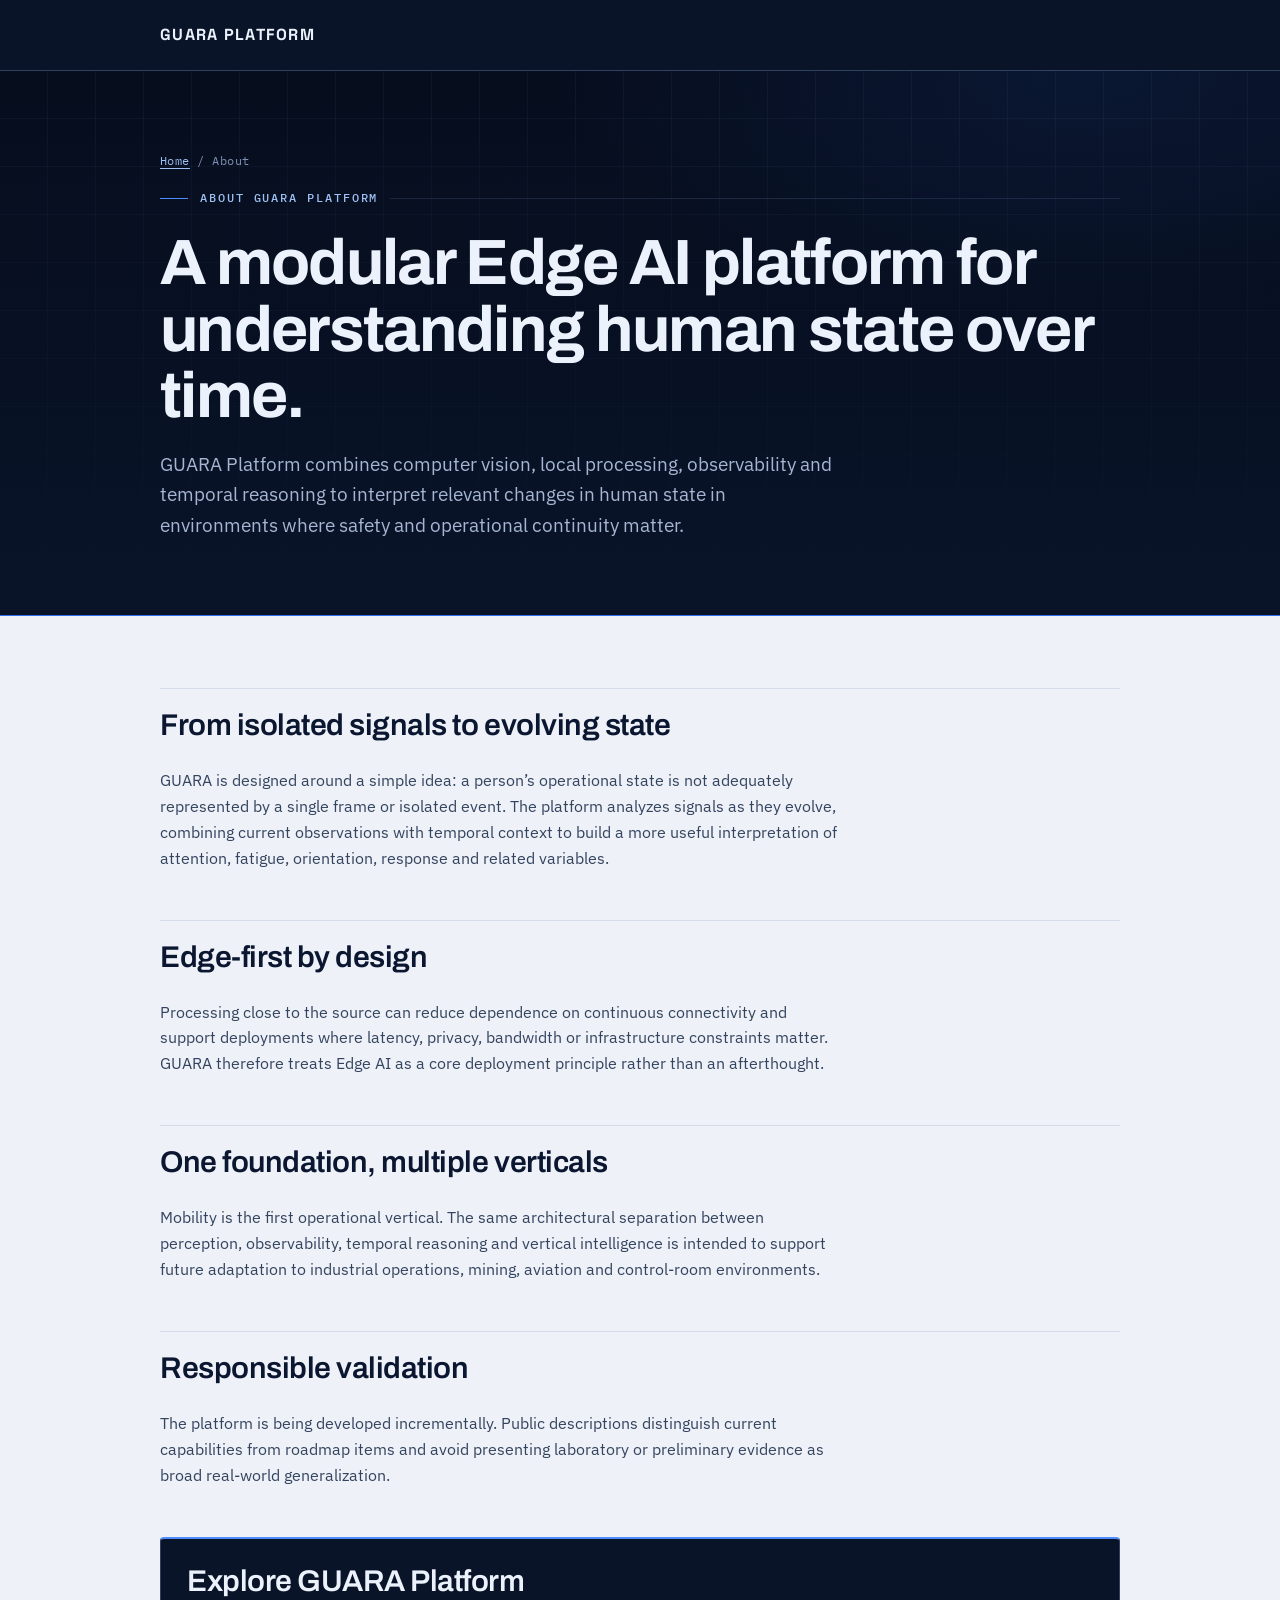
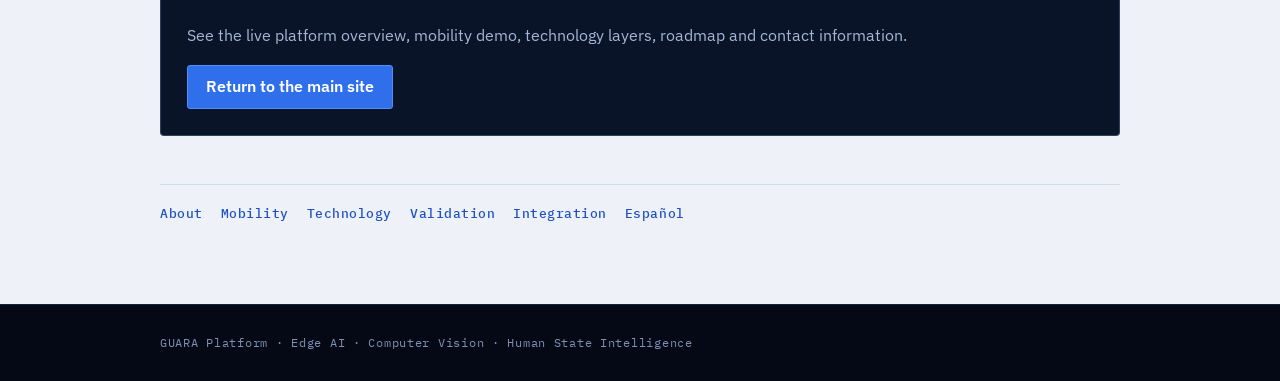
<file: guara_web_v30/about/index.html>
<!doctype html><html lang="en"><head><meta charset="utf-8"><meta name="viewport" content="width=device-width,initial-scale=1"><title>About GUARA Platform | Human State Intelligence and Edge AI</title><meta name="description" content="Learn what GUARA Platform is, how it approaches human-state intelligence, and why its architecture is designed for safety-critical environments."><meta name="robots" content="index, follow, max-image-preview:large, max-snippet:-1"><link rel="canonical" href="https://guaraplatform.com/about/"><link rel="stylesheet" href="/seo-pages.css"><link rel="icon" href="/assets/guara-platform-logo.png" type="image/png"><meta property="og:type" content="website"><meta property="og:site_name" content="GUARA Platform"><meta property="og:title" content="About GUARA Platform | Human State Intelligence and Edge AI"><meta property="og:description" content="Learn what GUARA Platform is, how it approaches human-state intelligence, and why its architecture is designed for safety-critical environments."><meta property="og:url" content="https://guaraplatform.com/about/"><meta property="og:image" content="https://guaraplatform.com/assets/video_poster.jpg"><script type="application/ld+json">{"@context":"https://schema.org","@graph":[{"@type":"WebPage","@id":"https://guaraplatform.com/about/#webpage","url":"https://guaraplatform.com/about/","name":"About GUARA Platform | Human State Intelligence and Edge AI","description":"Learn what GUARA Platform is, how it approaches human-state intelligence, and why its architecture is designed for safety-critical environments.","isPartOf":{"@id":"https://guaraplatform.com/#website"},"about":{"@id":"https://guaraplatform.com/#organization"},"inLanguage":"en","dateModified":"2026-09-18"},{"@type":"BreadcrumbList","itemListElement":[{"@type":"ListItem","position":1,"name":"GUARA Platform","item":"https://guaraplatform.com/"},{"@type":"ListItem","position":2,"name":"About","item":"https://guaraplatform.com/about/"}]}]}</script></head><body><header class="top"><div class="wrap"><a class="brand" href="/">GUARA PLATFORM</a></div></header><main><section class="hero"><div class="wrap"><div class="crumb"><a href="/">Home</a> / About</div><div class="k">ABOUT GUARA PLATFORM</div><h1>A modular Edge AI platform for understanding human state over time.</h1><p class="lead">GUARA Platform combines computer vision, local processing, observability and temporal reasoning to interpret relevant changes in human state in environments where safety and operational continuity matter.</p></div></section><div class="content"><div class="wrap"><section><h2>From isolated signals to evolving state</h2><p>GUARA is designed around a simple idea: a person’s operational state is not adequately represented by a single frame or isolated event. The platform analyzes signals as they evolve, combining current observations with temporal context to build a more useful interpretation of attention, fatigue, orientation, response and related variables.</p></section><section><h2>Edge-first by design</h2><p>Processing close to the source can reduce dependence on continuous connectivity and support deployments where latency, privacy, bandwidth or infrastructure constraints matter. GUARA therefore treats Edge AI as a core deployment principle rather than an afterthought.</p></section><section><h2>One foundation, multiple verticals</h2><p>Mobility is the first operational vertical. The same architectural separation between perception, observability, temporal reasoning and vertical intelligence is intended to support future adaptation to industrial operations, mining, aviation and control-room environments.</p></section><section><h2>Responsible validation</h2><p>The platform is being developed incrementally. Public descriptions distinguish current capabilities from roadmap items and avoid presenting laboratory or preliminary evidence as broad real-world generalization.</p></section><div class="cta"><h2>Explore GUARA Platform</h2><p>See the live platform overview, mobility demo, technology layers, roadmap and contact information.</p><a href="/">Return to the main site</a></div><nav class="nav" aria-label="Related pages"><a href="/about/">About</a><a href="/mobility/">Mobility</a><a href="/technology/">Technology</a><a href="/validation/">Validation</a><a href="/integration/">Integration</a><a href="/es/">Español</a></nav></div></div></main><footer class="footer"><div class="wrap">GUARA Platform · Edge AI · Computer Vision · Human State Intelligence</div></footer></body></html>
</file>
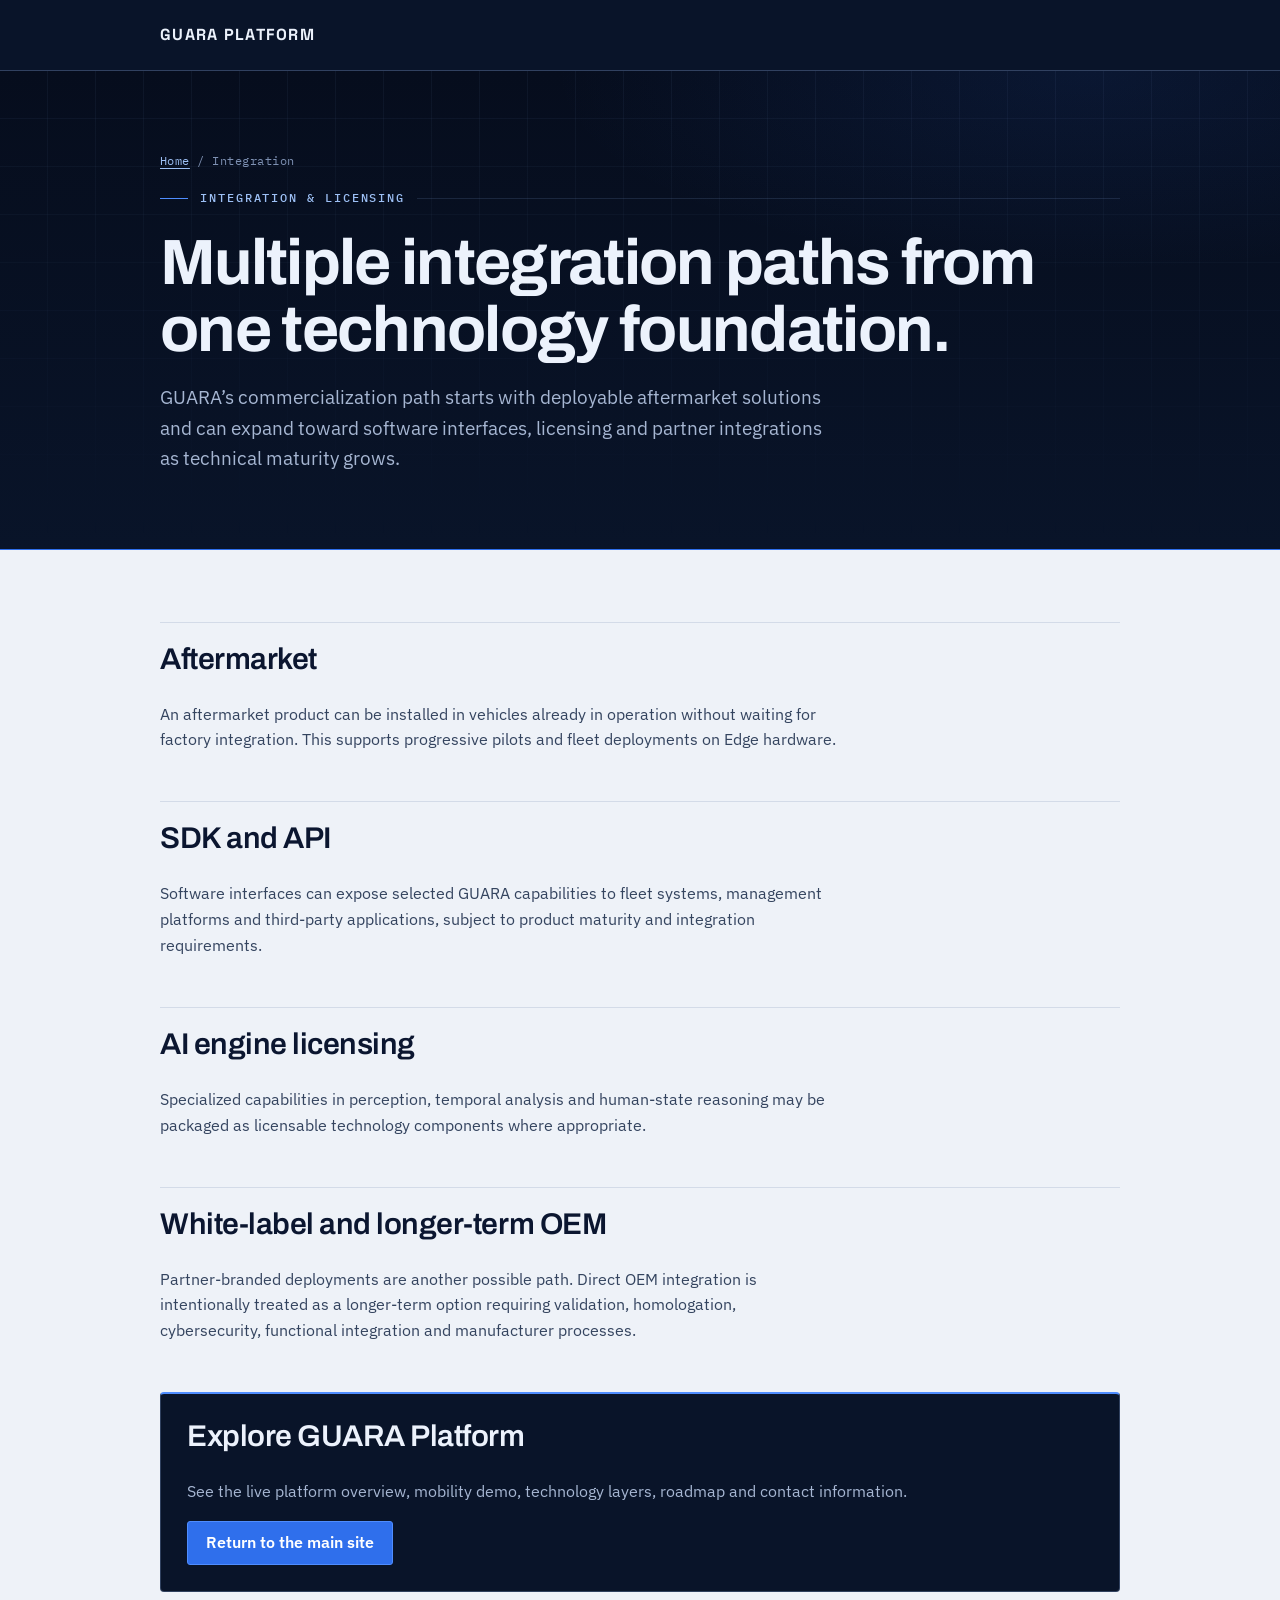
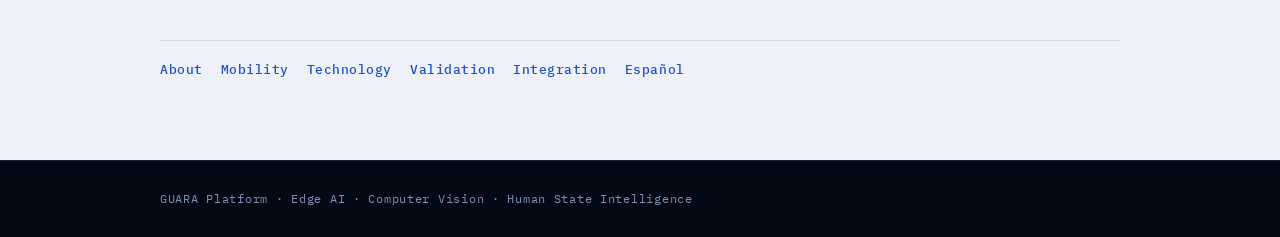
<file: guara_web_v30/integration/index.html>
<!doctype html><html lang="en"><head><meta charset="utf-8"><meta name="viewport" content="width=device-width,initial-scale=1"><title>GUARA Integration | Aftermarket, SDK, API and AI Licensing</title><meta name="description" content="GUARA Platform integration roadmap: aftermarket Edge AI products, SDK/API integration, AI engine licensing and white-label deployment."><meta name="robots" content="index, follow, max-image-preview:large, max-snippet:-1"><link rel="canonical" href="https://guaraplatform.com/integration/"><link rel="stylesheet" href="/seo-pages.css"><link rel="icon" href="/assets/guara-platform-logo.png" type="image/png"><meta property="og:type" content="website"><meta property="og:site_name" content="GUARA Platform"><meta property="og:title" content="GUARA Integration | Aftermarket, SDK, API and AI Licensing"><meta property="og:description" content="GUARA Platform integration roadmap: aftermarket Edge AI products, SDK/API integration, AI engine licensing and white-label deployment."><meta property="og:url" content="https://guaraplatform.com/integration/"><meta property="og:image" content="https://guaraplatform.com/assets/video_poster.jpg"><script type="application/ld+json">{"@context":"https://schema.org","@graph":[{"@type":"WebPage","@id":"https://guaraplatform.com/integration/#webpage","url":"https://guaraplatform.com/integration/","name":"GUARA Integration | Aftermarket, SDK, API and AI Licensing","description":"GUARA Platform integration roadmap: aftermarket Edge AI products, SDK/API integration, AI engine licensing and white-label deployment.","isPartOf":{"@id":"https://guaraplatform.com/#website"},"about":{"@id":"https://guaraplatform.com/#organization"},"inLanguage":"en","dateModified":"2026-09-18"},{"@type":"BreadcrumbList","itemListElement":[{"@type":"ListItem","position":1,"name":"GUARA Platform","item":"https://guaraplatform.com/"},{"@type":"ListItem","position":2,"name":"Integration","item":"https://guaraplatform.com/integration/"}]}]}</script></head><body><header class="top"><div class="wrap"><a class="brand" href="/">GUARA PLATFORM</a></div></header><main><section class="hero"><div class="wrap"><div class="crumb"><a href="/">Home</a> / Integration</div><div class="k">INTEGRATION & LICENSING</div><h1>Multiple integration paths from one technology foundation.</h1><p class="lead">GUARA’s commercialization path starts with deployable aftermarket solutions and can expand toward software interfaces, licensing and partner integrations as technical maturity grows.</p></div></section><div class="content"><div class="wrap"><section><h2>Aftermarket</h2><p>An aftermarket product can be installed in vehicles already in operation without waiting for factory integration. This supports progressive pilots and fleet deployments on Edge hardware.</p></section><section><h2>SDK and API</h2><p>Software interfaces can expose selected GUARA capabilities to fleet systems, management platforms and third-party applications, subject to product maturity and integration requirements.</p></section><section><h2>AI engine licensing</h2><p>Specialized capabilities in perception, temporal analysis and human-state reasoning may be packaged as licensable technology components where appropriate.</p></section><section><h2>White-label and longer-term OEM</h2><p>Partner-branded deployments are another possible path. Direct OEM integration is intentionally treated as a longer-term option requiring validation, homologation, cybersecurity, functional integration and manufacturer processes.</p></section><div class="cta"><h2>Explore GUARA Platform</h2><p>See the live platform overview, mobility demo, technology layers, roadmap and contact information.</p><a href="/">Return to the main site</a></div><nav class="nav" aria-label="Related pages"><a href="/about/">About</a><a href="/mobility/">Mobility</a><a href="/technology/">Technology</a><a href="/validation/">Validation</a><a href="/integration/">Integration</a><a href="/es/">Español</a></nav></div></div></main><footer class="footer"><div class="wrap">GUARA Platform · Edge AI · Computer Vision · Human State Intelligence</div></footer></body></html>
</file>
<file: styles.v40.css>
* {
  box-sizing: border-box;
  margin: 0;
  padding: 0;
}

:root {
  --bg: #07110f;
  --bg-soft: #0c1815;
  --panel: #111e1a;
  --text: #edf7f2;
  --muted: #9fb6ac;
  --line: rgba(255,255,255,.10);
  --accent: #8fffc6;
  --accent-2: #3ddf94;
  --white: #ffffff;
  --ink: #0a1210;
}

html {
  scroll-behavior: smooth;
}

body {
  font-family: "Inter", sans-serif;
  background: #f4f7f5;
  color: #0d1713;
  overflow-x: hidden;
}

.noise {
  position: fixed;
  inset: 0;
  pointer-events: none;
  opacity: .035;
  z-index: 1000;
  background-image:
    radial-gradient(circle at 20% 30%, #000 0 0.55px, transparent 0.7px),
    radial-gradient(circle at 70% 65%, #000 0 0.45px, transparent 0.6px);
  background-size: 10px 10px, 13px 13px;
}

.container {
  width: min(1180px, calc(100% - 40px));
  margin: 0 auto;
}

.nav-wrap {
  position: fixed;
  top: 0;
  left: 0;
  width: 100%;
  z-index: 100;
  backdrop-filter: blur(18px);
  background: rgba(5, 15, 12, .74);
  border-bottom: 1px solid rgba(255,255,255,.08);
}

.nav {
  min-height: 76px;
  display: flex;
  align-items: center;
  justify-content: space-between;
}

.brand {
  color: #fff;
  text-decoration: none;
  display: flex;
  align-items: center;
  gap: 12px;
}

.brand-mark {
  width: 34px;
  height: 34px;
  display: grid;
  place-items: center;
  border-radius: 10px;
  background: linear-gradient(135deg, var(--accent), var(--accent-2));
  color: #04100b;
  font-family: "Space Grotesk", sans-serif;
  font-weight: 800;
}

.brand-text {
  letter-spacing: .08em;
  font-size: 15px;
  font-weight: 600;
}

.brand-text strong {
  color: var(--accent);
}

.nav-links {
  display: flex;
  align-items: center;
  gap: 28px;
}

.nav-links a {
  color: #bcd0c7;
  text-decoration: none;
  font-size: 14px;
  transition: .25s ease;
}

.nav-links a:hover {
  color: #fff;
}

.nav-cta {
  border: 1px solid rgba(143,255,198,.35);
  padding: 10px 16px;
  border-radius: 999px;
}

.menu-btn {
  display: none;
  background: none;
  border: 0;
  color: #fff;
  font-size: 25px;
}

.hero {
  min-height: 100vh;
  background:
    radial-gradient(circle at 80% 30%, rgba(61,223,148,.16), transparent 30%),
    linear-gradient(180deg, #06100d, #091612);
  color: var(--text);
  display: flex;
  align-items: center;
  padding: 130px 0 80px;
  position: relative;
  overflow: hidden;
}

.hero-grid {
  display: grid;
  grid-template-columns: 1.08fr .92fr;
  gap: 80px;
  align-items: center;
}

.eyebrow,
.section-kicker {
  font-size: 12px;
  letter-spacing: .18em;
  font-weight: 800;
  color: #308c65;
  margin-bottom: 20px;
}

.hero .eyebrow {
  color: var(--accent);
}

.hero h1,
.section h2 {
  font-family: "Space Grotesk", sans-serif;
  letter-spacing: -.04em;
}

.hero h1 {
  font-size: clamp(48px, 6vw, 82px);
  line-height: .98;
  max-width: 800px;
}

.hero h1 span {
  color: var(--accent);
  display: block;
}

.hero-lead {
  max-width: 680px;
  color: #aac0b6;
  font-size: 18px;
  line-height: 1.7;
  margin-top: 28px;
}

.hero-actions {
  display: flex;
  gap: 14px;
  margin-top: 34px;
  flex-wrap: wrap;
}

.btn {
  text-decoration: none;
  display: inline-flex;
  align-items: center;
  justify-content: center;
  min-height: 50px;
  padding: 0 22px;
  border-radius: 10px;
  font-weight: 700;
  font-size: 14px;
  transition: transform .2s ease, box-shadow .2s ease, background .2s ease;
}

.btn:hover {
  transform: translateY(-2px);
}

.btn-primary {
  color: #04100b;
  background: linear-gradient(135deg, var(--accent), var(--accent-2));
  box-shadow: 0 10px 35px rgba(61,223,148,.18);
}

.btn-secondary {
  color: #dfeae5;
  border: 1px solid rgba(255,255,255,.16);
  background: rgba(255,255,255,.04);
}

.hero-proof {
  display: flex;
  gap: 30px;
  margin-top: 46px;
  padding-top: 26px;
  border-top: 1px solid rgba(255,255,255,.08);
}

.hero-proof div {
  display: flex;
  flex-direction: column;
  gap: 5px;
}

.hero-proof strong {
  color: #fff;
  font-size: 14px;
}

.hero-proof span {
  color: #7e968c;
  font-size: 12px;
}

.system-card {
  border: 1px solid rgba(143,255,198,.2);
  background: rgba(12, 25, 21, .83);
  border-radius: 24px;
  padding: 16px;
  box-shadow: 0 30px 80px rgba(0,0,0,.35);
}

.system-top {
  display: flex;
  align-items: center;
  gap: 10px;
  color: #9fb6ac;
  font-size: 10px;
  letter-spacing: .1em;
  padding: 4px 6px 14px;
}

.system-top small {
  margin-left: auto;
  color: var(--accent);
}

.live-dot {
  width: 8px;
  height: 8px;
  border-radius: 50%;
  background: var(--accent);
  box-shadow: 0 0 18px var(--accent);
}

.driver-frame {
  height: 390px;
  border-radius: 16px;
  position: relative;
  overflow: hidden;
  background:
    linear-gradient(rgba(143,255,198,.05) 1px, transparent 1px),
    linear-gradient(90deg, rgba(143,255,198,.05) 1px, transparent 1px),
    radial-gradient(circle at center, rgba(143,255,198,.09), transparent 42%),
    #09130f;
  background-size: 32px 32px, 32px 32px, auto, auto;
}

.scan-line {
  position: absolute;
  top: 15%;
  left: 0;
  height: 1px;
  width: 100%;
  background: linear-gradient(90deg, transparent, var(--accent), transparent);
  box-shadow: 0 0 18px var(--accent);
  animation: scan 4s linear infinite;
}

@keyframes scan {
  0% { top: 10%; opacity: 0; }
  10% { opacity: 1; }
  90% { opacity: 1; }
  100% { top: 90%; opacity: 0; }
}

.face-ring {
  position: absolute;
  width: 150px;
  height: 200px;
  border: 1px solid rgba(143,255,198,.7);
  border-radius: 45% 45% 42% 42%;
  left: 50%;
  top: 48%;
  transform: translate(-50%,-50%);
  box-shadow: 0 0 25px rgba(143,255,198,.08);
}

.point {
  width: 6px;
  height: 6px;
  border-radius: 50%;
  background: var(--accent);
  position: absolute;
  z-index: 2;
  box-shadow: 0 0 14px var(--accent);
}

.p1 { left: 44%; top: 42%; }
.p2 { left: 56%; top: 42%; }
.p3 { left: 50%; top: 50%; }
.p4 { left: 45%; top: 58%; }
.p5 { left: 55%; top: 58%; }

.hud {
  position: absolute;
  border-left: 2px solid var(--accent);
  background: rgba(7,17,15,.7);
  backdrop-filter: blur(6px);
  padding: 9px 12px;
  min-width: 98px;
}

.hud span,
.signal-row span {
  display: block;
  font-size: 9px;
  letter-spacing: .12em;
  color: #789087;
}

.hud strong {
  display: block;
  margin-top: 4px;
  font-size: 12px;
  color: #dfffee;
}

.hud-a { top: 55px; left: 18px; }
.hud-b { top: 120px; right: 18px; }
.hud-c { bottom: 28px; left: 20px; }

.signal-row {
  display: grid;
  grid-template-columns: repeat(3,1fr);
  gap: 14px;
  padding: 18px 4px 4px;
}

.signal-row i {
  display: block;
  margin-top: 7px;
  height: 4px;
  background: rgba(255,255,255,.07);
  border-radius: 99px;
  overflow: hidden;
}

.signal-row i::after {
  content: "";
  display: block;
  width: var(--w);
  height: 100%;
  background: var(--accent);
}

.section {
  padding: 120px 0;
}

.split {
  display: grid;
  grid-template-columns: 1fr 1fr;
  gap: 70px;
  align-items: start;
}

.section h2 {
  font-size: clamp(38px, 5vw, 64px);
  line-height: 1.04;
}

.section-text {
  color: #53635c;
  font-size: 17px;
  line-height: 1.8;
}

.feature-grid {
  display: grid;
  grid-template-columns: repeat(4,1fr);
  gap: 16px;
  margin-top: 70px;
}

.feature-card {
  background: #fff;
  border: 1px solid #e1e8e4;
  border-radius: 18px;
  padding: 28px;
  min-height: 250px;
  transition: transform .2s ease, box-shadow .2s ease;
}

.feature-card:hover,
.platform-card:hover {
  transform: translateY(-4px);
  box-shadow: 0 18px 50px rgba(10,25,20,.08);
}

.card-number {
  font-family: "Space Grotesk";
  font-size: 12px;
  color: #3d7d60;
}

.feature-card h3 {
  margin-top: 75px;
  font-size: 22px;
}

.feature-card p {
  margin-top: 12px;
  color: #63716b;
  font-size: 14px;
  line-height: 1.7;
}

.dark-block {
  background: #081310;
  color: #edf7f2;
}

.section-kicker.light {
  color: var(--accent);
}

.muted {
  color: #8ca299;
}

.vertical-grid {
  display: grid;
  grid-template-columns: 1.35fr repeat(3,1fr);
  gap: 16px;
  margin-top: 70px;
}

.vertical-card {
  padding: 28px;
  border-radius: 18px;
  border: 1px solid rgba(255,255,255,.1);
  background: rgba(255,255,255,.025);
  min-height: 370px;
}

.vertical-card.active {
  background: linear-gradient(180deg, rgba(143,255,198,.11), rgba(255,255,255,.025));
  border-color: rgba(143,255,198,.34);
}

.vertical-icon {
  width: 44px;
  height: 44px;
  display: grid;
  place-items: center;
  border: 1px solid rgba(143,255,198,.26);
  border-radius: 12px;
  color: var(--accent);
  margin-bottom: 60px;
}

.vertical-card > span,
.platform-card > span {
  font-size: 10px;
  letter-spacing: .14em;
  color: var(--accent);
  font-weight: 800;
}

.vertical-card h3,
.platform-card h3 {
  margin-top: 10px;
  font-size: 24px;
}

.vertical-card p {
  margin-top: 12px;
  color: #91a69d;
  line-height: 1.65;
  font-size: 14px;
}

.vertical-card ul {
  list-style: none;
  margin-top: 22px;
  display: grid;
  gap: 10px;
  color: #b5c7bf;
  font-size: 13px;
}

.vertical-card li::before {
  content: "—";
  color: var(--accent);
  margin-right: 9px;
}

.tech-layout {
  display: grid;
  grid-template-columns: .95fr 1.05fr;
  gap: 90px;
  align-items: center;
}

.tech-copy .section-text {
  margin-top: 24px;
}

.stack {
  display: flex;
  flex-direction: column;
  gap: 10px;
}

.stack-item {
  padding: 20px 22px;
  background: #fff;
  border: 1px solid #dfe7e3;
  border-radius: 14px;
  display: flex;
  justify-content: space-between;
  gap: 30px;
  align-items: center;
}

.stack-item span {
  font-size: 10px;
  letter-spacing: .13em;
  color: #4c896b;
  font-weight: 800;
}

.stack-item strong {
  font-size: 14px;
  text-align: right;
}

.platforms {
  margin-top: 70px;
  display: grid;
  grid-template-columns: repeat(3,1fr);
  gap: 16px;
}

.platform-card {
  background: #fff;
  padding: 28px;
  border-radius: 18px;
  border: 1px solid #e0e8e4;
  transition: .2s ease;
}

.platform-card p {
  margin-top: 12px;
  color: #65736d;
  line-height: 1.6;
  font-size: 14px;
}

.validation {
  background: #e9f0ec;
}

.validation-grid {
  display: grid;
  grid-template-columns: 1fr 1fr;
  gap: 90px;
}

.validation .section-text {
  margin-top: 24px;
}

.validation-list {
  display: flex;
  flex-direction: column;
}

.validation-row {
  display: grid;
  grid-template-columns: 60px 1fr;
  gap: 18px;
  padding: 25px 0;
  border-bottom: 1px solid #c9d6cf;
}

.validation-row strong {
  color: #287452;
  font-family: "Space Grotesk";
}

.validation-row span {
  font-weight: 600;
}

.cta-section {
  background: #07110f;
  padding: 90px 0;
}

.cta-card {
  border: 1px solid rgba(143,255,198,.25);
  background:
    radial-gradient(circle at 80% 40%, rgba(61,223,148,.13), transparent 35%),
    #0c1915;
  border-radius: 28px;
  padding: 60px;
  color: #fff;
  display: grid;
  grid-template-columns: 1.2fr .8fr;
  gap: 60px;
  align-items: end;
}

.cta-card h2 {
  max-width: 760px;
}

.cta-card p {
  margin-top: 20px;
  color: #97aaa2;
  line-height: 1.7;
  max-width: 700px;
}

.cta-actions {
  display: flex;
  flex-direction: column;
  gap: 12px;
}

.light-btn {
  width: 100%;
}

.dark-btn {
  width: 100%;
}

footer {
  background: #040a08;
  color: #8da198;
  border-top: 1px solid rgba(255,255,255,.07);
  padding: 38px 0;
}

.footer-grid {
  display: flex;
  justify-content: space-between;
  gap: 30px;
  align-items: end;
}

.footer-brand {
  margin-bottom: 12px;
}

footer p,
.footer-right {
  font-size: 12px;
}

.footer-right {
  display: flex;
  gap: 24px;
}

.reveal {
  opacity: 0;
  transform: translateY(18px);
  transition: opacity .7s ease, transform .7s ease;
}

.reveal.visible {
  opacity: 1;
  transform: translateY(0);
}

.reveal-delay {
  transition-delay: .12s;
}

@media (max-width: 980px) {
  .hero-grid,
  .split,
  .tech-layout,
  .validation-grid,
  .cta-card {
    grid-template-columns: 1fr;
  }

  .hero-grid {
    gap: 45px;
  }

  .hero-visual {
    max-width: 650px;
    width: 100%;
  }

  .feature-grid {
    grid-template-columns: repeat(2,1fr);
  }

  .vertical-grid {
    grid-template-columns: repeat(2,1fr);
  }

  .platforms {
    grid-template-columns: 1fr;
  }

  .cta-actions {
    flex-direction: row;
  }
}

@media (max-width: 720px) {
  .container {
    width: min(100% - 28px, 1180px);
  }

  .menu-btn {
    display: block;
    cursor: pointer;
  }

  .nav-links {
    position: absolute;
    left: 14px;
    right: 14px;
    top: 68px;
    background: #0a1612;
    border: 1px solid rgba(255,255,255,.1);
    border-radius: 16px;
    padding: 18px;
    flex-direction: column;
    align-items: stretch;
    gap: 8px;
    opacity: 0;
    pointer-events: none;
    transform: translateY(-8px);
    transition: .2s ease;
  }

  .nav-links.open {
    opacity: 1;
    pointer-events: auto;
    transform: translateY(0);
  }

  .nav-links a {
    padding: 10px 8px;
  }

  .hero {
    padding-top: 120px;
  }

  .hero h1 {
    font-size: 48px;
  }

  .hero-proof {
    display: grid;
    grid-template-columns: repeat(3,1fr);
    gap: 12px;
  }

  .driver-frame {
    height: 310px;
  }

  .section {
    padding: 82px 0;
  }

  .feature-grid,
  .vertical-grid {
    grid-template-columns: 1fr;
  }

  .feature-card {
    min-height: 210px;
  }

  .feature-card h3 {
    margin-top: 50px;
  }

  .vertical-card {
    min-height: 300px;
  }

  .vertical-icon {
    margin-bottom: 40px;
  }

  .stack-item {
    flex-direction: column;
    align-items: flex-start;
    gap: 6px;
  }

  .stack-item strong {
    text-align: left;
  }

  .cta-card {
    padding: 35px 25px;
  }

  .cta-actions {
    flex-direction: column;
  }

  .footer-grid {
    flex-direction: column;
    align-items: flex-start;
  }

  .footer-right {
    flex-direction: column;
    gap: 8px;
  }
}


/* ===== GUARA HERO V3: live video + platform intelligence HUD ===== */
.hero-monitor-v3 { --hud:#84f7c0; --hud2:#39d98a; --warn:#ffbf47; --danger:#ff4d5f; }
.guara-demo-shell { position:relative; min-height:630px; padding:18px 186px 112px; border:1px solid rgba(132,247,192,.16); border-radius:28px; background:linear-gradient(180deg,rgba(6,18,14,.84),rgba(4,11,9,.94)); box-shadow:0 32px 90px rgba(0,0,0,.35); overflow:hidden; }
.guara-demo-shell::before { content:""; position:absolute; inset:0; pointer-events:none; background-image:linear-gradient(rgba(132,247,192,.035) 1px,transparent 1px),linear-gradient(90deg,rgba(132,247,192,.035) 1px,transparent 1px); background-size:34px 34px; mask-image:linear-gradient(to bottom,#000,transparent 94%); }
.video-core { position:relative; width:min(100%,360px); margin:0 auto; aspect-ratio:464/688; border-radius:22px; overflow:hidden; border:1px solid rgba(132,247,192,.26); background:#050a08; box-shadow:0 24px 70px rgba(0,0,0,.5),0 0 40px rgba(57,217,138,.06); transition:border-color .45s ease,box-shadow .45s ease; }
.guara-video { width:100%; height:100%; display:block; object-fit:cover; }
.video-vignette { position:absolute; inset:0; box-shadow:inset 0 0 85px rgba(0,0,0,.42); pointer-events:none; }
.scan-beam { position:absolute; left:-8%; width:116%; height:2px; top:18%; background:linear-gradient(90deg,transparent,var(--hud),transparent); box-shadow:0 0 20px rgba(132,247,192,.75); opacity:.75; animation:scanV3 3.1s linear infinite; pointer-events:none; }
@keyframes scanV3 { 0%{top:14%;opacity:.15} 15%{opacity:.8} 85%{opacity:.7} 100%{top:86%;opacity:.1} }
.face-reticle { position:absolute; width:46%; height:39%; left:27%; top:23%; border:1px solid rgba(132,247,192,.34); border-radius:44% 44% 48% 48%; filter:drop-shadow(0 0 9px rgba(132,247,192,.35)); pointer-events:none; animation:reticlePulse 2.2s ease-in-out infinite; }
@keyframes reticlePulse { 0%,100%{opacity:.68;transform:scale(1)} 50%{opacity:1;transform:scale(1.012)} }
.reticle-corner { position:absolute; width:22px; height:22px; border-color:var(--hud); opacity:.95; }
.rc1{left:-10px;top:-10px;border-left:2px solid;border-top:2px solid}.rc2{right:-10px;top:-10px;border-right:2px solid;border-top:2px solid}.rc3{left:-10px;bottom:-10px;border-left:2px solid;border-bottom:2px solid}.rc4{right:-10px;bottom:-10px;border-right:2px solid;border-bottom:2px solid}
.landmark { position:absolute; width:5px; height:5px; border-radius:50%; background:var(--hud); box-shadow:0 0 9px var(--hud); }
.l1{left:29%;top:37%}.l2{right:29%;top:37%}.l3{left:49%;top:52%}.l4{left:36%;top:67%}.l5{right:36%;top:67%}.l6{left:49%;top:75%}
.risk-wash { position:absolute; inset:0; pointer-events:none; background:radial-gradient(circle at 50% 42%,transparent 30%,rgba(255,77,95,0) 72%); transition:background .45s ease; }
.alert-chip { position:absolute; top:16px; right:16px; display:flex; align-items:center; gap:8px; padding:9px 11px; border-radius:999px; background:rgba(5,15,12,.66); border:1px solid rgba(132,247,192,.28); backdrop-filter:blur(8px); transition:.35s ease; }
.alert-chip span { width:8px;height:8px;border-radius:50%;background:var(--hud);box-shadow:0 0 12px var(--hud); }
.alert-chip strong { font-size:9px;letter-spacing:.14em;color:#eafff4; }
.intel-card { position:absolute; width:170px; min-height:108px; padding:14px 14px 13px; border-radius:16px; background:rgba(7,18,14,.83); border:1px solid rgba(132,247,192,.14); backdrop-filter:blur(12px); box-shadow:0 12px 32px rgba(0,0,0,.2); transition:border-color .35s ease,transform .35s ease,background .35s ease; }
.intel-left{left:14px}.intel-right{right:14px}.intel-a{top:38px}.intel-b{top:164px}.intel-c{top:290px}
.intel-label { display:block;font-size:9px;letter-spacing:.16em;color:#73cda8;font-weight:800;margin-bottom:9px; }
.intel-card strong { display:block;color:#f4fff9;font-size:18px;letter-spacing:.04em; }
.intel-card small { display:block;color:#839b91;font-size:11px;line-height:1.35;margin-top:6px; }
.intel-inline { display:flex;align-items:baseline;justify-content:space-between;gap:9px; }.intel-inline span{font-size:11px;color:#84f7c0;font-weight:700}
.mini-bar { height:5px;margin-top:12px;border-radius:99px;background:rgba(255,255,255,.07);overflow:hidden}.mini-bar i{display:block;height:100%;background:linear-gradient(90deg,var(--hud),var(--hud2));border-radius:99px;transition:width .45s ease,background .45s ease}.mini-bar.reverse i{background:linear-gradient(90deg,var(--hud2),var(--hud))}
.risk-panel { position:absolute; left:14px; right:14px; bottom:14px; height:88px; padding:12px 14px; border-radius:16px; background:rgba(7,18,14,.82); border:1px solid rgba(132,247,192,.14); backdrop-filter:blur(12px); }
.risk-title { display:flex;justify-content:space-between;align-items:center;gap:16px}.risk-title span{font-size:9px;letter-spacing:.16em;color:#73cda8;font-weight:800}.risk-title strong{font-size:12px;color:var(--hud);letter-spacing:.12em;transition:color .4s ease}
.risk-chart{width:100%;height:50px;overflow:visible}.risk-grid{fill:none;stroke:rgba(255,255,255,.05);stroke-width:1}.risk-path{fill:none;stroke:var(--hud);stroke-width:2.2;filter:drop-shadow(0 0 5px rgba(132,247,192,.45));transition:stroke .4s ease}.risk-dot{fill:var(--hud);filter:drop-shadow(0 0 5px rgba(132,247,192,.8));transition:fill .4s ease}
.input-strip { display:grid;grid-template-columns:repeat(4,1fr);gap:12px;margin-top:14px}.input-block{display:grid;grid-template-columns:auto 1fr 24px;align-items:center;gap:9px}.input-block span{color:#789187;font-size:10px;letter-spacing:.08em}.input-block b{font-size:10px;color:#a6c6b8;text-align:right}.input-block .signal-bar{height:6px}.input-block .signal-bar i{transition:width .35s ease,background .35s ease}
.architecture-ribbon { display:flex;align-items:center;justify-content:center;gap:8px;flex-wrap:wrap;margin-top:16px;padding:12px 14px;border:1px solid rgba(132,247,192,.12);border-radius:14px;background:rgba(255,255,255,.025);color:#dff9ed;font-size:9px;letter-spacing:.12em;font-weight:700}.architecture-ribbon i{font-style:normal;color:var(--hud);font-size:14px}.architecture-ribbon span{white-space:nowrap}
.guara-demo-shell.warning { --hud:#ffc45a; --hud2:#ff9d3a; }
.guara-demo-shell.danger { --hud:#ff6573; --hud2:#ff3d52; }
.guara-demo-shell.warning .video-core{border-color:rgba(255,196,90,.6);box-shadow:0 24px 70px rgba(0,0,0,.5),0 0 45px rgba(255,196,90,.18)}
.guara-demo-shell.danger .video-core{border-color:rgba(255,77,95,.72);box-shadow:0 24px 70px rgba(0,0,0,.5),0 0 55px rgba(255,77,95,.24)}
.guara-demo-shell.warning .intel-card,.guara-demo-shell.danger .intel-card{border-color:color-mix(in srgb,var(--hud) 34%,transparent)}
.guara-demo-shell.danger .risk-wash{background:radial-gradient(circle at 50% 42%,transparent 26%,rgba(255,77,95,.12) 72%,rgba(255,77,95,.2) 100%)}
.guara-demo-shell.warning .alert-chip,.guara-demo-shell.danger .alert-chip{border-color:color-mix(in srgb,var(--hud) 58%,transparent);background:rgba(35,14,12,.72)}
.guara-demo-shell.warning .signal-bar i,.guara-demo-shell.danger .signal-bar i{background:linear-gradient(90deg,var(--hud),var(--hud2))}
@media (max-width:1180px){.guara-demo-shell{padding:20px 18px 116px;display:grid;grid-template-columns:1fr 1fr;gap:10px}.video-core{grid-column:1/-1;grid-row:1;width:min(100%,390px)}.intel-card{position:relative;left:auto!important;right:auto!important;top:auto!important;width:100%;min-height:96px}.intel-left.intel-a{grid-column:1}.intel-right.intel-a{grid-column:2}.intel-left.intel-b{grid-column:1}.intel-right.intel-b{grid-column:2}.intel-left.intel-c{grid-column:1}.intel-right.intel-c{grid-column:2}.risk-panel{bottom:14px}.input-strip{grid-template-columns:1fr 1fr}}
@media (max-width:720px){.guara-demo-shell{grid-template-columns:1fr;padding:14px 12px 120px}.video-core{grid-column:1;width:min(100%,330px)}.intel-left.intel-a,.intel-right.intel-a,.intel-left.intel-b,.intel-right.intel-b,.intel-left.intel-c,.intel-right.intel-c{grid-column:1}.input-strip{grid-template-columns:1fr 1fr}.architecture-ribbon{justify-content:flex-start;gap:6px}.architecture-ribbon i{display:none}}


/* ===== GUARA HERO V4: larger centered video + metrics around it ===== */
.container { width: min(1280px, calc(100% - 40px)); }
.hero-grid { grid-template-columns: minmax(0,.88fr) minmax(0,1.12fr); gap: 48px; align-items: center; }
.hero-visual { min-width: 0; }
.hero h1 { font-size: clamp(44px, 5.5vw, 78px); }

.hero-monitor-v3 .monitor-caption { margin-bottom: 16px; }
.hero-monitor-v3 .demo-pill { gap: 8px; }

.guara-demo-shell {
  display: grid;
  grid-template-columns: minmax(185px, 220px) minmax(340px, 390px) minmax(185px, 220px);
  grid-template-rows: auto auto auto;
  justify-content: center;
  align-items: start;
  gap: 16px 18px;
  min-height: 730px;
  padding: 22px 18px 116px;
}

.video-core {
  grid-column: 2;
  grid-row: 1 / span 3;
  width: 100%;
  max-width: 390px;
  margin: 8px auto 0;
  border-radius: 26px;
}

.intel-card {
  position: relative;
  width: 100%;
  min-height: 116px;
  left: auto !important;
  right: auto !important;
  top: auto !important;
}

.intel-left,
.intel-right {
  margin-top: 6px;
}

.intel-left { grid-column: 1; justify-self: end; }
.intel-right { grid-column: 3; justify-self: start; }
.intel-a { grid-row: 1; }
.intel-b { grid-row: 2; }
.intel-c { grid-row: 3; }

.risk-panel {
  left: 18px;
  right: 18px;
  bottom: 18px;
}

.input-strip {
  margin-top: 16px;
}

.architecture-ribbon {
  margin-top: 14px;
}

@media (max-width: 1180px) {
  .hero-grid { grid-template-columns: 1fr; gap: 38px; }

  .hero-visual {
    max-width: 920px;
    width: 100%;
    margin: 0 auto;
  }

  .guara-demo-shell {
    grid-template-columns: 1fr 1fr;
    grid-template-areas:
      "video video"
      "l1 r1"
      "l2 r2"
      "l3 r3";
    gap: 12px;
    min-height: auto;
    padding: 18px 16px 112px;
  }

  .video-core {
    grid-column: 1 / -1;
    grid-row: auto;
    grid-area: video;
    max-width: 430px;
  }

  .intel-left, .intel-right {
    justify-self: stretch;
    margin-top: 0;
  }

  .intel-left.intel-a { grid-area: l1; }
  .intel-right.intel-a { grid-area: r1; }
  .intel-left.intel-b { grid-area: l2; }
  .intel-right.intel-b { grid-area: r2; }
  .intel-left.intel-c { grid-area: l3; }
  .intel-right.intel-c { grid-area: r3; }
}

@media (max-width: 720px) {
  .brand-logo { width: 170px; }

  .hero h1 { font-size: clamp(40px, 12vw, 58px); }

  .guara-demo-shell {
    grid-template-columns: 1fr;
    grid-template-areas:
      "video"
      "l1"
      "r1"
      "l2"
      "r2"
      "l3"
      "r3";
    padding: 14px 12px 120px;
  }

  .video-core {
    grid-column: 1;
    max-width: 360px;
  }

  .input-strip { grid-template-columns: 1fr 1fr; }
}

/* ===== V5 visual correction: dominant central video + HUD overlays ===== */
.hero-grid{grid-template-columns:minmax(0,.9fr) minmax(560px,1.1fr);gap:44px;align-items:center}
.hero-visual{min-width:0}
.guara-demo-shell{position:relative;display:block;min-height:720px;padding:18px 18px 112px;border-radius:28px;overflow:hidden}
.video-core{position:relative;width:min(100%,520px);max-width:520px;margin:0 auto;aspect-ratio:464/688;border-radius:26px;overflow:hidden}
.intel-card{position:absolute;width:184px;min-height:104px;z-index:5;background:rgba(5,16,13,.72);backdrop-filter:blur(12px)}
.intel-left.intel-a{left:12px;top:42px}.intel-left.intel-b{left:12px;top:166px}.intel-left.intel-c{left:12px;top:290px}
.intel-right.intel-a{right:12px;top:42px}.intel-right.intel-b{right:12px;top:166px}.intel-right.intel-c{right:12px;top:290px}
.risk-panel{left:12px;right:12px;bottom:14px;z-index:5}
.input-strip{grid-template-columns:repeat(4,1fr);gap:10px;margin-top:14px}
.architecture-ribbon{font-size:8px;gap:6px}
.monitor-caption{font-size:11px}
@media(max-width:1180px){
 .hero-grid{grid-template-columns:1fr;gap:38px}.hero-visual{max-width:900px;width:100%;margin:0 auto}
 .guara-demo-shell{min-height:720px}.video-core{width:min(100%,500px)}
}
@media(max-width:760px){
 .guara-demo-shell{min-height:auto;padding:12px 10px 112px}
 .video-core{width:100%;max-width:420px}
 .intel-card{position:absolute;width:145px;min-height:90px;padding:10px}
 .intel-card strong{font-size:14px}.intel-card small{font-size:9px}.intel-label{font-size:8px}
 .intel-left.intel-a{left:6px;top:28px}.intel-left.intel-b{left:6px;top:128px}.intel-left.intel-c{left:6px;top:228px}
 .intel-right.intel-a{right:6px;top:28px}.intel-right.intel-b{right:6px;top:128px}.intel-right.intel-c{right:6px;top:228px}
 .input-strip{grid-template-columns:1fr 1fr}
}


/* ===== FIX LOGO: prevent intrinsic PNG size from covering the page ===== */
.brand {
  display: inline-flex;
  align-items: center;
  flex: 0 0 auto;
  overflow: visible;
}

.brand-logo {
  display: block !important;
  width: 168px !important;
  height: 58px !important;
  max-width: 168px !important;
  max-height: 58px !important;
  object-fit: contain !important;
  object-position: left center !important;
  flex: 0 0 168px;
}

.footer-logo {
  width: 145px !important;
  height: 50px !important;
  max-width: 145px !important;
  max-height: 50px !important;
}

@media (max-width: 720px) {
  .brand-logo {
    width: 142px !important;
    height: 50px !important;
    max-width: 142px !important;
    max-height: 50px !important;
    flex-basis: 142px;
  }
}


/* ===== V6: richer platform section ===== */
.platform-intro .platform-copy {
  display: grid;
  gap: 18px;
}

.platform-intro .section-text strong {
  color: #193e30;
  font-weight: 800;
}

.platform-capabilities .feature-card {
  min-height: 270px;
}

.platform-capabilities .feature-card h3 {
  margin-top: 62px;
}

@media (max-width: 980px) {
  .platform-intro .platform-copy {
    gap: 14px;
  }
}



/* ===== V7 brand and card backgrounds ===== */
.brand-tech {
  display: inline-flex;
  align-items: center;
  gap: 12px;
  text-decoration: none;
  position: relative;
}
.brand-glyph {
  width: 52px;
  height: 52px;
  border-radius: 16px;
  display: grid;
  place-items: center;
  font-family: "Space Grotesk", sans-serif;
  font-weight: 700;
  font-size: 34px;
  color: #03140f;
  background: radial-gradient(circle at 72% 30%, rgba(109,255,219,.95), rgba(109,255,219,.22) 30%, transparent 31%), linear-gradient(135deg, #0e2c6a 8%, #153b87 52%, #28dfd4 100%);
  box-shadow: 0 0 24px rgba(40,223,212,.24), inset 0 0 18px rgba(255,255,255,.08);
  position: relative;
  overflow: hidden;
}
.brand-glyph::after {
  content: "";
  position: absolute;
  inset: 0;
  background: linear-gradient(130deg, transparent 24%, rgba(255,255,255,.22) 48%, transparent 70%);
  transform: translateX(-120%);
  animation: brandShine 4.8s ease-in-out infinite;
}
.brand-stack {
  display: flex;
  flex-direction: column;
  line-height: .92;
  position: relative;
}
.brand-main {
  font-family: "Space Grotesk", sans-serif;
  font-size: 28px;
  font-weight: 700;
  letter-spacing: .08em;
  text-transform: uppercase;
  background: linear-gradient(90deg, #f3fff9 0%, #a7ffd7 35%, #5fe4d9 70%, #d8fff4 100%);
  -webkit-background-clip: text;
  background-clip: text;
  color: transparent;
  text-shadow: 0 0 16px rgba(100,255,214,.20);
}
.brand-sub {
  margin-top: 2px;
  font-size: 11px;
  letter-spacing: .28em;
  text-transform: uppercase;
  color: #8ef3c2;
  text-shadow: 0 0 12px rgba(61,223,148,.25);
}
.brand-flare {
  position: absolute;
  left: -2px;
  top: 3px;
  width: 112%;
  height: 2px;
  background: linear-gradient(90deg, transparent, rgba(143,255,198,.95), transparent);
  filter: blur(.4px);
  opacity: .75;
  animation: flareSweep 3.4s linear infinite;
}
.brand-spark {
  position: absolute;
  width: 6px;
  height: 6px;
  border-radius: 50%;
  background: radial-gradient(circle, #b9fff1 0%, #6fffd3 45%, rgba(111,255,211,0) 70%);
  box-shadow: 0 0 12px rgba(111,255,211,.8);
  opacity: .75;
}
.spark-1 { right: -6px; top: 2px; animation: sparkFloat1 2.8s ease-in-out infinite; }
.spark-2 { right: 18px; top: -8px; width: 4px; height: 4px; animation: sparkFloat2 3.4s ease-in-out infinite; }
.spark-3 { right: 24px; top: 18px; width: 3px; height: 3px; animation: sparkFloat3 2.6s ease-in-out infinite; }
.footer-brand-tech .brand-glyph { width: 42px; height: 42px; font-size: 28px; border-radius: 14px; }
.footer-brand-tech .brand-main { font-size: 22px; }
.footer-brand-tech .brand-sub { font-size: 10px; }
.footer-brand-tech .brand-flare { display: none; }

@keyframes brandShine {
  0%, 16% { transform: translateX(-120%); }
  26%, 100% { transform: translateX(130%); }
}
@keyframes flareSweep {
  0% { transform: translateX(-52%); opacity: 0; }
  15% { opacity: .75; }
  60% { opacity: .6; }
  100% { transform: translateX(28%); opacity: 0; }
}
@keyframes sparkFloat1 {
  0%,100% { transform: translate(0,0) scale(1); opacity: .45; }
  50% { transform: translate(10px,-7px) scale(1.25); opacity: 1; }
}
@keyframes sparkFloat2 {
  0%,100% { transform: translate(0,0) scale(1); opacity: .35; }
  50% { transform: translate(7px,-10px) scale(1.2); opacity: .9; }
}
@keyframes sparkFloat3 {
  0%,100% { transform: translate(0,0) scale(1); opacity: .35; }
  50% { transform: translate(10px,3px) scale(1.25); opacity: .85; }
}

.feature-card, .vertical-card, .platform-card {
  position: relative;
  overflow: hidden;
  isolation: isolate;
}
.feature-card > *, .vertical-card > *, .platform-card > * {
  position: relative;
  z-index: 1;
}
.feature-card::before, .vertical-card::before, .platform-card::before {
  content: "";
  position: absolute;
  inset: 0;
  background-repeat: no-repeat;
  pointer-events: none;
  z-index: 0;
}
.feature-card::after, .vertical-card::after, .platform-card::after {
  content: "";
  position: absolute;
  inset: 0;
  z-index: 0;
  pointer-events: none;
}
.feature-card::before {
  background-size: 78% auto;
  background-position: right -10px top 8px;
  opacity: .85;
}
.feature-card::after {
  background: linear-gradient(160deg, rgba(255,255,255,.92) 0%, rgba(255,255,255,.9) 46%, rgba(244,250,247,.96) 100%);
}
.feature-card h3, .feature-card p, .feature-card .card-number { position: relative; z-index: 2; }

.cap-reading::before { background-image: url("data:image/svg+xml;utf8,%0A%3Csvg%20xmlns%3D%22http%3A//www.w3.org/2000/svg%22%20viewBox%3D%220%200%20420%20280%22%20fill%3D%22none%22%3E%0A%20%20%3Cdefs%3E%0A%20%20%20%20%3ClinearGradient%20id%3D%22g1%22%20x1%3D%22160%22%20y1%3D%2240%22%20x2%3D%22380%22%20y2%3D%22220%22%20gradientUnits%3D%22userSpaceOnUse%22%3E%0A%20%20%20%20%20%20%3Cstop%20stop-color%3D%22%237CE9B5%22%20stop-opacity%3D%22.55%22/%3E%0A%20%20%20%20%20%20%3Cstop%20offset%3D%221%22%20stop-color%3D%22%232D6E56%22%20stop-opacity%3D%22.18%22/%3E%0A%20%20%20%20%3C/linearGradient%3E%0A%20%20%3C/defs%3E%0A%20%20%3Ccircle%20cx%3D%22315%22%20cy%3D%22112%22%20r%3D%2274%22%20stroke%3D%22url%28%23g1%29%22%20stroke-width%3D%221.8%22%20opacity%3D%22.55%22/%3E%0A%20%20%3Ccircle%20cx%3D%22315%22%20cy%3D%22112%22%20r%3D%2246%22%20stroke%3D%22%23B8D9CB%22%20stroke-width%3D%221.2%22%20opacity%3D%22.45%22%20stroke-dasharray%3D%224%206%22/%3E%0A%20%20%3Cpath%20d%3D%22M202%20176C223%20171%20237%20159%20249%20151C261%20143%20275%20139%20288%20145C301%20150%20308%20165%20321%20168C335%20172%20348%20168%20361%20155%22%20stroke%3D%22%2366D9A7%22%20stroke-width%3D%223.2%22%20stroke-linecap%3D%22round%22/%3E%0A%20%20%3Cpath%20d%3D%22M187%20197C213%20192%20231%20182%20248%20169C263%20158%20275%20156%20289%20161C302%20167%20314%20181%20335%20184C349%20186%20360%20183%20375%20174%22%20stroke%3D%22%23355E4F%22%20stroke-width%3D%222%22%20stroke-linecap%3D%22round%22%20opacity%3D%22.65%22/%3E%0A%20%20%3Ccircle%20cx%3D%22248%22%20cy%3D%22169%22%20r%3D%225%22%20fill%3D%22%237CE9B5%22/%3E%0A%20%20%3Ccircle%20cx%3D%22321%22%20cy%3D%22168%22%20r%3D%225%22%20fill%3D%22%237CE9B5%22/%3E%0A%20%20%3Crect%20x%3D%22236%22%20y%3D%2254%22%20width%3D%22132%22%20height%3D%2234%22%20rx%3D%2212%22%20stroke%3D%22%239BD7BB%22%20stroke-width%3D%221.5%22%20opacity%3D%22.45%22/%3E%0A%20%20%3Cpath%20d%3D%22M255%2071H306%22%20stroke%3D%22%237CE9B5%22%20stroke-width%3D%222%22%20stroke-linecap%3D%22round%22/%3E%0A%20%20%3Cpath%20d%3D%22M317%2071H349%22%20stroke%3D%22%23B6DCCE%22%20stroke-width%3D%222%22%20stroke-linecap%3D%22round%22%20opacity%3D%22.75%22/%3E%0A%20%20%3Cpath%20d%3D%22M205%20220H374%22%20stroke%3D%22%23CEDCD5%22%20stroke-width%3D%221.2%22%20opacity%3D%22.55%22/%3E%0A%20%20%3Cpath%20d%3D%22M224%20208V229M261%20198V229M298%20189V229M335%20194V229%22%20stroke%3D%22%23A9C8BD%22%20stroke-width%3D%221.4%22%20opacity%3D%22.45%22/%3E%0A%3C/svg%3E%0A"); }
.cap-context::before { background-image: url("data:image/svg+xml;utf8,%0A%3Csvg%20xmlns%3D%22http%3A//www.w3.org/2000/svg%22%20viewBox%3D%220%200%20420%20280%22%20fill%3D%22none%22%3E%0A%20%20%3Ccircle%20cx%3D%22305%22%20cy%3D%22130%22%20r%3D%2288%22%20stroke%3D%22%23C8DBD2%22%20stroke-width%3D%221.2%22%20opacity%3D%22.35%22/%3E%0A%20%20%3Ccircle%20cx%3D%22305%22%20cy%3D%22130%22%20r%3D%2258%22%20stroke%3D%22%238AE7B8%22%20stroke-width%3D%221.6%22%20opacity%3D%22.45%22%20stroke-dasharray%3D%226%208%22/%3E%0A%20%20%3Ccircle%20cx%3D%22305%22%20cy%3D%22130%22%20r%3D%2222%22%20stroke%3D%22%237CE9B5%22%20stroke-width%3D%222%22%20opacity%3D%22.65%22/%3E%0A%20%20%3Cpath%20d%3D%22M218%20188C249%20176%20274%20162%20291%20141C305%20123%20322%20105%20348%2092%22%20stroke%3D%22%237CE9B5%22%20stroke-width%3D%222.8%22%20stroke-linecap%3D%22round%22/%3E%0A%20%20%3Cpath%20d%3D%22M228%20202C247%20194%20261%20189%20279%20178%22%20stroke%3D%22%23355E4F%22%20stroke-width%3D%222%22%20stroke-linecap%3D%22round%22%20opacity%3D%22.7%22/%3E%0A%20%20%3Cpath%20d%3D%22M338%2074C338%2090%20318%20102%20318%20102C318%20102%20298%2090%20298%2074C298%2063%20307%2054%20318%2054C329%2054%20338%2063%20338%2074Z%22%20stroke%3D%22%237CE9B5%22%20stroke-width%3D%222%22/%3E%0A%20%20%3Ccircle%20cx%3D%22318%22%20cy%3D%2273%22%20r%3D%226%22%20fill%3D%22%237CE9B5%22%20opacity%3D%22.9%22/%3E%0A%20%20%3Crect%20x%3D%22204%22%20y%3D%2248%22%20width%3D%2298%22%20height%3D%2234%22%20rx%3D%2212%22%20stroke%3D%22%23B5DACE%22%20stroke-width%3D%221.4%22%20opacity%3D%22.4%22/%3E%0A%20%20%3Cpath%20d%3D%22M224%2065H270%22%20stroke%3D%22%238AE7B8%22%20stroke-width%3D%222%22%20stroke-linecap%3D%22round%22/%3E%0A%20%20%3Cpath%20d%3D%22M223%20224H387%22%20stroke%3D%22%23D1DDD7%22%20stroke-width%3D%221.1%22%20opacity%3D%22.5%22/%3E%0A%20%20%3Cpath%20d%3D%22M251%20207L271%20224L301%20197L330%20214L353%20188%22%20stroke%3D%22%235FD8A1%22%20stroke-width%3D%222.4%22%20stroke-linecap%3D%22round%22%20stroke-linejoin%3D%22round%22%20opacity%3D%22.85%22/%3E%0A%3C/svg%3E%0A"); }
.cap-modular::before { background-image: url("data:image/svg+xml;utf8,%0A%3Csvg%20xmlns%3D%22http%3A//www.w3.org/2000/svg%22%20viewBox%3D%220%200%20420%20280%22%20fill%3D%22none%22%3E%0A%20%20%3Crect%20x%3D%22218%22%20y%3D%2264%22%20width%3D%2262%22%20height%3D%2246%22%20rx%3D%2214%22%20stroke%3D%22%237CE9B5%22%20stroke-width%3D%222%22%20opacity%3D%22.8%22/%3E%0A%20%20%3Crect%20x%3D%22306%22%20y%3D%2258%22%20width%3D%2276%22%20height%3D%2258%22%20rx%3D%2216%22%20stroke%3D%22%23BCDACE%22%20stroke-width%3D%221.5%22%20opacity%3D%22.55%22/%3E%0A%20%20%3Crect%20x%3D%22194%22%20y%3D%22142%22%20width%3D%2286%22%20height%3D%2262%22%20rx%3D%2218%22%20stroke%3D%22%23BCDACE%22%20stroke-width%3D%221.5%22%20opacity%3D%22.55%22/%3E%0A%20%20%3Crect%20x%3D%22305%22%20y%3D%22154%22%20width%3D%2274%22%20height%3D%2250%22%20rx%3D%2216%22%20stroke%3D%22%237CE9B5%22%20stroke-width%3D%221.8%22%20opacity%3D%22.75%22/%3E%0A%20%20%3Cpath%20d%3D%22M280%2087H306%22%20stroke%3D%22%237CE9B5%22%20stroke-width%3D%222.2%22%20stroke-linecap%3D%22round%22/%3E%0A%20%20%3Cpath%20d%3D%22M249%20110V142%22%20stroke%3D%22%237CE9B5%22%20stroke-width%3D%222.2%22%20stroke-linecap%3D%22round%22/%3E%0A%20%20%3Cpath%20d%3D%22M343%20116V154%22%20stroke%3D%22%237CE9B5%22%20stroke-width%3D%222.2%22%20stroke-linecap%3D%22round%22/%3E%0A%20%20%3Cpath%20d%3D%22M280%20173H305%22%20stroke%3D%22%237CE9B5%22%20stroke-width%3D%222.2%22%20stroke-linecap%3D%22round%22/%3E%0A%20%20%3Ccircle%20cx%3D%22249%22%20cy%3D%22142%22%20r%3D%224.5%22%20fill%3D%22%237CE9B5%22/%3E%0A%20%20%3Ccircle%20cx%3D%22306%22%20cy%3D%2287%22%20r%3D%224.5%22%20fill%3D%22%237CE9B5%22/%3E%0A%20%20%3Ccircle%20cx%3D%22343%22%20cy%3D%22154%22%20r%3D%224.5%22%20fill%3D%22%237CE9B5%22/%3E%0A%20%20%3Ccircle%20cx%3D%22305%22%20cy%3D%22173%22%20r%3D%224.5%22%20fill%3D%22%237CE9B5%22/%3E%0A%20%20%3Cpath%20d%3D%22M214%20224H380%22%20stroke%3D%22%23D1DDD7%22%20stroke-width%3D%221.2%22%20opacity%3D%22.5%22/%3E%0A%20%20%3Cpath%20d%3D%22M214%20239H340%22%20stroke%3D%22%23DCE7E2%22%20stroke-width%3D%221%22%20opacity%3D%22.4%22/%3E%0A%3C/svg%3E%0A"); }
.cap-adaptive::before { background-image: url("data:image/svg+xml;utf8,%0A%3Csvg%20xmlns%3D%22http%3A//www.w3.org/2000/svg%22%20viewBox%3D%220%200%20420%20280%22%20fill%3D%22none%22%3E%0A%20%20%3Ccircle%20cx%3D%22240%22%20cy%3D%22182%22%20r%3D%2212%22%20stroke%3D%22%237CE9B5%22%20stroke-width%3D%222%22%20opacity%3D%22.9%22/%3E%0A%20%20%3Ccircle%20cx%3D%22315%22%20cy%3D%2294%22%20r%3D%2214%22%20stroke%3D%22%237CE9B5%22%20stroke-width%3D%222%22%20opacity%3D%22.75%22/%3E%0A%20%20%3Ccircle%20cx%3D%22355%22%20cy%3D%22174%22%20r%3D%2212%22%20stroke%3D%22%23BCDACE%22%20stroke-width%3D%221.6%22%20opacity%3D%22.55%22/%3E%0A%20%20%3Ccircle%20cx%3D%22279%22%20cy%3D%2259%22%20r%3D%2210%22%20stroke%3D%22%23BCDACE%22%20stroke-width%3D%221.5%22%20opacity%3D%22.55%22/%3E%0A%20%20%3Ccircle%20cx%3D%22210%22%20cy%3D%2295%22%20r%3D%2211%22%20stroke%3D%22%23BCDACE%22%20stroke-width%3D%221.5%22%20opacity%3D%22.55%22/%3E%0A%20%20%3Cpath%20d%3D%22M246%20171L274%20110M250%20182H343M231%20175L219%20106M286%2073L307%2086%22%20stroke%3D%22%237CE9B5%22%20stroke-width%3D%222.2%22%20stroke-linecap%3D%22round%22/%3E%0A%20%20%3Cpath%20d%3D%22M221%2095H268%22%20stroke%3D%22%23355E4F%22%20stroke-width%3D%222%22%20opacity%3D%22.65%22/%3E%0A%20%20%3Cpath%20d%3D%22M315%20108V162%22%20stroke%3D%22%237CE9B5%22%20stroke-width%3D%222%22%20opacity%3D%22.75%22/%3E%0A%20%20%3Cpath%20d%3D%22M198%20220H372%22%20stroke%3D%22%23D1DDD7%22%20stroke-width%3D%221.2%22%20opacity%3D%22.5%22/%3E%0A%20%20%3Crect%20x%3D%22190%22%20y%3D%2244%22%20width%3D%22172%22%20height%3D%22174%22%20rx%3D%2228%22%20stroke%3D%22%23D9E6E0%22%20stroke-width%3D%221.1%22%20opacity%3D%22.28%22/%3E%0A%3C/svg%3E%0A"); }

.vertical-card::before {
  background-size: 120% auto;
  background-position: center bottom;
  opacity: .85;
}
.vertical-card::after {
  background: linear-gradient(180deg, rgba(5,16,13,.16) 0%, rgba(6,18,15,.35) 45%, rgba(6,18,15,.62) 100%);
}
.bg-mobility::before { background-image: radial-gradient(circle at 25% 18%, rgba(61,223,148,.14), transparent 28%), url("data:image/svg+xml;utf8,%0A%3Csvg%20xmlns%3D%22http%3A//www.w3.org/2000/svg%22%20viewBox%3D%220%200%20520%20360%22%20fill%3D%22none%22%3E%0A%20%20%3Cpath%20d%3D%22M330%2042C408%2069%20454%20142%20454%20221C454%20250%20447%20276%20432%20303%22%20stroke%3D%22%237FF8C6%22%20stroke-width%3D%221.7%22%20opacity%3D%22.35%22/%3E%0A%20%20%3Cpath%20d%3D%22M58%20300C132%20247%20182%20223%20254%20214C311%20207%20368%20216%20444%20253%22%20stroke%3D%22%237FF8C6%22%20stroke-width%3D%222.6%22%20stroke-linecap%3D%22round%22%20opacity%3D%22.36%22/%3E%0A%20%20%3Cpath%20d%3D%22M89%20315L148%20281L228%20273L286%20288L335%20313%22%20stroke%3D%22%2387DDB3%22%20stroke-width%3D%222.2%22%20stroke-linecap%3D%22round%22%20stroke-linejoin%3D%22round%22%20opacity%3D%22.4%22/%3E%0A%20%20%3Ccircle%20cx%3D%22174%22%20cy%3D%22312%22%20r%3D%2222%22%20stroke%3D%22%237FF8C6%22%20stroke-width%3D%222%22%20opacity%3D%22.4%22/%3E%0A%20%20%3Ccircle%20cx%3D%22289%22%20cy%3D%22312%22%20r%3D%2222%22%20stroke%3D%22%237FF8C6%22%20stroke-width%3D%222%22%20opacity%3D%22.4%22/%3E%0A%20%20%3Cpath%20d%3D%22M49%20329H468%22%20stroke%3D%22%2359C594%22%20stroke-width%3D%221.4%22%20stroke-dasharray%3D%2210%2014%22%20opacity%3D%22.26%22/%3E%0A%20%20%3Cpath%20d%3D%22M110%20106C149%2093%20190%2086%20233%2086C288%2086%20344%2099%20392%20121%22%20stroke%3D%22%2379FFCA%22%20stroke-width%3D%221.8%22%20opacity%3D%22.25%22/%3E%0A%3C/svg%3E%0A"); }
.bg-mining::before { background-image: radial-gradient(circle at 20% 15%, rgba(61,223,148,.10), transparent 30%), url("data:image/svg+xml;utf8,%0A%3Csvg%20xmlns%3D%22http%3A//www.w3.org/2000/svg%22%20viewBox%3D%220%200%20520%20360%22%20fill%3D%22none%22%3E%0A%20%20%3Cpath%20d%3D%22M52%20279L162%20166L249%20248L344%20131L469%20279%22%20stroke%3D%22%2382F8C8%22%20stroke-width%3D%222.4%22%20stroke-linecap%3D%22round%22%20stroke-linejoin%3D%22round%22%20opacity%3D%22.32%22/%3E%0A%20%20%3Ccircle%20cx%3D%22382%22%20cy%3D%2296%22%20r%3D%2240%22%20stroke%3D%22%2382F8C8%22%20stroke-width%3D%221.7%22%20opacity%3D%22.26%22/%3E%0A%20%20%3Ccircle%20cx%3D%22382%22%20cy%3D%2296%22%20r%3D%2218%22%20stroke%3D%22%2382F8C8%22%20stroke-width%3D%221.7%22%20opacity%3D%22.32%22/%3E%0A%20%20%3Cpath%20d%3D%22M104%20298H218V270L249%20238H292L336%20284V298H373%22%20stroke%3D%22%23A3D7BE%22%20stroke-width%3D%222.2%22%20stroke-linejoin%3D%22round%22%20opacity%3D%22.36%22/%3E%0A%20%20%3Cpath%20d%3D%22M140%20270L171%20231H225%22%20stroke%3D%22%2382F8C8%22%20stroke-width%3D%222.2%22%20stroke-linecap%3D%22round%22%20opacity%3D%22.34%22/%3E%0A%20%20%3Ccircle%20cx%3D%22154%22%20cy%3D%22307%22%20r%3D%2218%22%20stroke%3D%22%2382F8C8%22%20stroke-width%3D%222%22%20opacity%3D%22.4%22/%3E%0A%20%20%3Ccircle%20cx%3D%22314%22%20cy%3D%22307%22%20r%3D%2218%22%20stroke%3D%22%2382F8C8%22%20stroke-width%3D%222%22%20opacity%3D%22.4%22/%3E%0A%3C/svg%3E%0A"); }
.bg-aviation::before { background-image: radial-gradient(circle at 70% 12%, rgba(61,223,148,.10), transparent 34%), url("data:image/svg+xml;utf8,%0A%3Csvg%20xmlns%3D%22http%3A//www.w3.org/2000/svg%22%20viewBox%3D%220%200%20520%20360%22%20fill%3D%22none%22%3E%0A%20%20%3Ccircle%20cx%3D%22375%22%20cy%3D%22125%22%20r%3D%2292%22%20stroke%3D%22%2382F8C8%22%20stroke-width%3D%221.6%22%20opacity%3D%22.18%22/%3E%0A%20%20%3Ccircle%20cx%3D%22375%22%20cy%3D%22125%22%20r%3D%2260%22%20stroke%3D%22%2382F8C8%22%20stroke-width%3D%221.6%22%20opacity%3D%22.26%22/%3E%0A%20%20%3Ccircle%20cx%3D%22375%22%20cy%3D%22125%22%20r%3D%2229%22%20stroke%3D%22%2382F8C8%22%20stroke-width%3D%221.6%22%20opacity%3D%22.34%22/%3E%0A%20%20%3Cpath%20d%3D%22M115%20257C178%20234%20218%20201%20256%20159C279%20133%20307%20111%20356%2095%22%20stroke%3D%22%2382F8C8%22%20stroke-width%3D%222.6%22%20stroke-linecap%3D%22round%22%20opacity%3D%22.36%22/%3E%0A%20%20%3Cpath%20d%3D%22M255%20158L277%20150L303%20117L317%20126L298%20153L306%20174L296%20180L279%20165L259%20171L255%20158Z%22%20fill%3D%22%2382F8C8%22%20fill-opacity%3D%22.38%22/%3E%0A%20%20%3Cpath%20d%3D%22M105%20288H451%22%20stroke%3D%22%2382F8C8%22%20stroke-width%3D%221.4%22%20opacity%3D%22.18%22%20stroke-dasharray%3D%228%2010%22/%3E%0A%3C/svg%3E%0A"); }
.bg-control::before { background-image: radial-gradient(circle at 65% 18%, rgba(61,223,148,.10), transparent 34%), url("data:image/svg+xml;utf8,%0A%3Csvg%20xmlns%3D%22http%3A//www.w3.org/2000/svg%22%20viewBox%3D%220%200%20520%20360%22%20fill%3D%22none%22%3E%0A%20%20%3Crect%20x%3D%2288%22%20y%3D%2282%22%20width%3D%22150%22%20height%3D%2294%22%20rx%3D%2216%22%20stroke%3D%22%2382F8C8%22%20stroke-width%3D%221.8%22%20opacity%3D%22.28%22/%3E%0A%20%20%3Crect%20x%3D%22256%22%20y%3D%2282%22%20width%3D%22176%22%20height%3D%22120%22%20rx%3D%2218%22%20stroke%3D%22%2382F8C8%22%20stroke-width%3D%221.8%22%20opacity%3D%22.28%22/%3E%0A%20%20%3Crect%20x%3D%22132%22%20y%3D%22196%22%20width%3D%22128%22%20height%3D%2290%22%20rx%3D%2216%22%20stroke%3D%22%23A3D7BE%22%20stroke-width%3D%221.6%22%20opacity%3D%22.24%22/%3E%0A%20%20%3Cpath%20d%3D%22M111%20117H214M111%20138H184M111%20159H203%22%20stroke%3D%22%2382F8C8%22%20stroke-width%3D%222%22%20opacity%3D%22.28%22%20stroke-linecap%3D%22round%22/%3E%0A%20%20%3Cpath%20d%3D%22M281%20118H395M281%20145H375M281%20171H410%22%20stroke%3D%22%2382F8C8%22%20stroke-width%3D%222%22%20opacity%3D%22.28%22%20stroke-linecap%3D%22round%22/%3E%0A%20%20%3Cpath%20d%3D%22M156%20223H234M156%20247H216%22%20stroke%3D%22%2382F8C8%22%20stroke-width%3D%222%22%20opacity%3D%22.24%22%20stroke-linecap%3D%22round%22/%3E%0A%20%20%3Ccircle%20cx%3D%22420%22%20cy%3D%22244%22%20r%3D%2242%22%20stroke%3D%22%2382F8C8%22%20stroke-width%3D%221.7%22%20opacity%3D%22.25%22/%3E%0A%20%20%3Cpath%20d%3D%22M420%20223V264M399%20244H441%22%20stroke%3D%22%2382F8C8%22%20stroke-width%3D%221.8%22%20opacity%3D%22.3%22%20stroke-linecap%3D%22round%22/%3E%0A%3C/svg%3E%0A"); }

.platform-card::before {
  background-size: 56% auto;
  background-position: right 12px top 18px;
  opacity: .9;
}
.platform-card::after {
  background: linear-gradient(160deg, rgba(255,255,255,.90) 0%, rgba(255,255,255,.94) 48%, rgba(245,250,247,.98) 100%);
}
.bg-mobile::before { background-image: url("data:image/svg+xml;utf8,%0A%3Csvg%20xmlns%3D%22http%3A//www.w3.org/2000/svg%22%20viewBox%3D%220%200%20420%20240%22%20fill%3D%22none%22%3E%0A%20%20%3Crect%20x%3D%22266%22%20y%3D%2228%22%20width%3D%22100%22%20height%3D%22184%22%20rx%3D%2222%22%20stroke%3D%22%237CE9B5%22%20stroke-width%3D%222%22%20opacity%3D%22.42%22/%3E%0A%20%20%3Crect%20x%3D%22281%22%20y%3D%2250%22%20width%3D%2270%22%20height%3D%22124%22%20rx%3D%2214%22%20stroke%3D%22%23B8D9CB%22%20stroke-width%3D%221.4%22%20opacity%3D%22.4%22/%3E%0A%20%20%3Ccircle%20cx%3D%22316%22%20cy%3D%22190%22%20r%3D%227%22%20stroke%3D%22%237CE9B5%22%20stroke-width%3D%221.8%22%20opacity%3D%22.48%22/%3E%0A%20%20%3Cpath%20d%3D%22M281%2092L293%2092M339%2092L351%2092M316%2075V86M316%20138V149%22%20stroke%3D%22%237CE9B5%22%20stroke-width%3D%222%22%20opacity%3D%22.45%22%20stroke-linecap%3D%22round%22/%3E%0A%20%20%3Ccircle%20cx%3D%22316%22%20cy%3D%22111%22%20r%3D%2221%22%20stroke%3D%22%237CE9B5%22%20stroke-width%3D%221.8%22%20opacity%3D%22.35%22/%3E%0A%20%20%3Ccircle%20cx%3D%22307%22%20cy%3D%22106%22%20r%3D%222.8%22%20fill%3D%22%237CE9B5%22%20opacity%3D%22.7%22/%3E%0A%20%20%3Ccircle%20cx%3D%22325%22%20cy%3D%22106%22%20r%3D%222.8%22%20fill%3D%22%237CE9B5%22%20opacity%3D%22.7%22/%3E%0A%20%20%3Ccircle%20cx%3D%22316%22%20cy%3D%22118%22%20r%3D%222.8%22%20fill%3D%22%237CE9B5%22%20opacity%3D%22.7%22/%3E%0A%3C/svg%3E%0A"); }
.bg-raspberry::before { background-image: url("data:image/svg+xml;utf8,%0A%3Csvg%20xmlns%3D%22http%3A//www.w3.org/2000/svg%22%20viewBox%3D%220%200%20420%20240%22%20fill%3D%22none%22%3E%0A%20%20%3Crect%20x%3D%22232%22%20y%3D%2236%22%20width%3D%22152%22%20height%3D%22150%22%20rx%3D%2220%22%20stroke%3D%22%237CE9B5%22%20stroke-width%3D%222%22%20opacity%3D%22.38%22/%3E%0A%20%20%3Crect%20x%3D%22275%22%20y%3D%2276%22%20width%3D%2262%22%20height%3D%2252%22%20rx%3D%2210%22%20stroke%3D%22%23B8D9CB%22%20stroke-width%3D%221.4%22%20opacity%3D%22.45%22/%3E%0A%20%20%3Cpath%20d%3D%22M248%2061H371M248%20162H371%22%20stroke%3D%22%237CE9B5%22%20stroke-width%3D%222%22%20opacity%3D%22.24%22/%3E%0A%20%20%3Cpath%20d%3D%22M248%2095H275M337%2095H368M248%20118H275M337%20118H368%22%20stroke%3D%22%237CE9B5%22%20stroke-width%3D%222%22%20opacity%3D%22.34%22%20stroke-linecap%3D%22round%22/%3E%0A%20%20%3Cpath%20d%3D%22M224%2078H232M224%20101H232M224%20124H232M224%20147H232%22%20stroke%3D%22%237CE9B5%22%20stroke-width%3D%222%22%20opacity%3D%22.4%22%20stroke-linecap%3D%22round%22/%3E%0A%20%20%3Cpath%20d%3D%22M384%2078H392M384%20101H392M384%20124H392M384%20147H392%22%20stroke%3D%22%237CE9B5%22%20stroke-width%3D%222%22%20opacity%3D%22.4%22%20stroke-linecap%3D%22round%22/%3E%0A%20%20%3Cpath%20d%3D%22M306%2036V18M318%2036V18M330%2036V18%22%20stroke%3D%22%237CE9B5%22%20stroke-width%3D%222%22%20opacity%3D%22.24%22%20stroke-linecap%3D%22round%22/%3E%0A%3C/svg%3E%0A"); }
.bg-jetson::before { background-image: url("data:image/svg+xml;utf8,%0A%3Csvg%20xmlns%3D%22http%3A//www.w3.org/2000/svg%22%20viewBox%3D%220%200%20420%20240%22%20fill%3D%22none%22%3E%0A%20%20%3Crect%20x%3D%22244%22%20y%3D%2234%22%20width%3D%22140%22%20height%3D%22160%22%20rx%3D%2222%22%20stroke%3D%22%237CE9B5%22%20stroke-width%3D%222%22%20opacity%3D%22.34%22/%3E%0A%20%20%3Crect%20x%3D%22278%22%20y%3D%2270%22%20width%3D%2272%22%20height%3D%2272%22%20rx%3D%2214%22%20stroke%3D%22%237CE9B5%22%20stroke-width%3D%222%22%20opacity%3D%22.5%22/%3E%0A%20%20%3Cpath%20d%3D%22M314%2053V70M314%20142V161M261%20106H278M350%20106H367%22%20stroke%3D%22%237CE9B5%22%20stroke-width%3D%222%22%20opacity%3D%22.42%22%20stroke-linecap%3D%22round%22/%3E%0A%20%20%3Cpath%20d%3D%22M244%2064H226M244%2092H214M244%20120H224M384%2064H401M384%2092H411M384%20120H401%22%20stroke%3D%22%23B8D9CB%22%20stroke-width%3D%221.6%22%20opacity%3D%22.35%22%20stroke-linecap%3D%22round%22/%3E%0A%20%20%3Ccircle%20cx%3D%22314%22%20cy%3D%22106%22%20r%3D%2218%22%20stroke%3D%22%23B8D9CB%22%20stroke-width%3D%221.4%22%20opacity%3D%22.4%22/%3E%0A%20%20%3Cpath%20d%3D%22M298%20162C312%20150%20329%20150%20343%20162%22%20stroke%3D%22%237CE9B5%22%20stroke-width%3D%222%22%20opacity%3D%22.3%22%20stroke-linecap%3D%22round%22/%3E%0A%3C/svg%3E%0A"); }

.platform-card h3, .platform-card p, .platform-card > span,
.vertical-card h3, .vertical-card p, .vertical-card > span, .vertical-card ul, .vertical-icon { position: relative; z-index: 2; }

.cta-actions .btn { min-height: 56px; }

@media (max-width: 980px) {
  .brand-main { font-size: 24px; }
  .brand-sub { font-size: 10px; letter-spacing: .22em; }
  .brand-glyph { width: 46px; height: 46px; font-size: 30px; }
  .feature-card::before { background-size: 70% auto; opacity: .8; }
}

@media (max-width: 720px) {
  .brand-tech { gap: 10px; }
  .brand-glyph { width: 40px; height: 40px; font-size: 26px; border-radius: 12px; }
  .brand-main { font-size: 20px; }
  .brand-sub { font-size: 9px; letter-spacing: .18em; }
  .platform-card::before { background-size: 48% auto; }
  .vertical-card::before { background-size: 150% auto; }
}



/* ===== V8 tuning: stronger brand glow + richer themed card backgrounds ===== */
.nav { min-height: 82px; }
.brand-tech { gap: 14px; }
.brand-glyph {
  width: 56px;
  height: 56px;
  border-radius: 17px;
  font-size: 36px;
  box-shadow: 0 0 32px rgba(40,223,212,.30), 0 0 58px rgba(40,223,212,.12), inset 0 0 22px rgba(255,255,255,.10);
}
.brand-main {
  font-size: 31px;
  letter-spacing: .10em;
  text-shadow: 0 0 18px rgba(100,255,214,.28), 0 0 34px rgba(100,255,214,.11);
  background-size: 200% 100%;
  animation: brandGradientMove 6s ease-in-out infinite;
}
.brand-sub {
  font-size: 11px;
  letter-spacing: .34em;
  color: #afffda;
  text-shadow: 0 0 14px rgba(61,223,148,.32);
}
.brand-flare {
  width: 120%;
  height: 3px;
  opacity: .9;
  filter: blur(.2px);
}
.brand-spark { box-shadow: 0 0 16px rgba(111,255,211,.95); }
.spark-1 { width: 7px; height: 7px; }
.spark-2 { width: 5px; height: 5px; }
.spark-3 { width: 4px; height: 4px; }

.hero-proof div {
  padding: 10px 14px;
  border-radius: 14px;
  background: rgba(255,255,255,.03);
  border: 1px solid rgba(255,255,255,.07);
}

.feature-card {
  border-color: #d8e5de;
  box-shadow: 0 18px 44px rgba(8, 20, 16, 0.05);
}
.feature-card::before {
  background-size: 86% auto;
  background-position: right -8px top 10px;
  opacity: .98;
}
.feature-card::after {
  background: linear-gradient(160deg, rgba(255,255,255,.90) 0%, rgba(251,255,253,.86) 42%, rgba(241,249,245,.96) 100%);
}
.feature-card h3 { margin-top: 70px; }
.feature-card p { color: #53655e; }

.vertical-card {
  min-height: 390px;
  box-shadow: inset 0 1px 0 rgba(255,255,255,.04), 0 12px 28px rgba(0,0,0,.10);
}
.vertical-card::before {
  background-size: 130% auto;
  opacity: .95;
}
.vertical-card::after {
  background: linear-gradient(180deg, rgba(4,14,11,.10) 0%, rgba(6,18,15,.30) 35%, rgba(6,18,15,.80) 100%);
}
.vertical-card.active {
  box-shadow: inset 0 0 0 1px rgba(143,255,198,.10), 0 20px 46px rgba(0,0,0,.18);
}
.vertical-card p, .vertical-card ul { color: #c7d7d1; }

.platform-card {
  min-height: 245px;
  box-shadow: 0 18px 44px rgba(8,20,16,.055);
}
.platform-card::before {
  background-size: 60% auto;
  background-position: right 10px top 16px;
  opacity: 1;
}
.platform-card::after {
  background: linear-gradient(160deg, rgba(255,255,255,.88) 0%, rgba(255,255,255,.94) 46%, rgba(241,249,245,.98) 100%);
}
.platform-card h3 { max-width: 70%; }
.platform-card p { max-width: 72%; color: #556760; }

.cta-card {
  background: radial-gradient(circle at 78% 42%, rgba(61,223,148,.18), transparent 34%), linear-gradient(135deg, #0b1713 0%, #0f1c18 100%);
  box-shadow: 0 24px 54px rgba(0,0,0,.18);
}

@keyframes brandGradientMove {
  0% { background-position: 0% 50%; }
  50% { background-position: 100% 50%; }
  100% { background-position: 0% 50%; }
}

@media (max-width: 980px) {
  .brand-main { font-size: 27px; }
  .vertical-card { min-height: 350px; }
  .platform-card h3, .platform-card p { max-width: 100%; }
}

@media (max-width: 720px) {
  .nav { min-height: 76px; }
  .brand-glyph { width: 44px; height: 44px; font-size: 27px; }
  .brand-main { font-size: 21px; }
  .brand-sub { font-size: 9px; letter-spacing: .18em; }
  .feature-card::before { background-size: 72% auto; }
  .vertical-card::before { background-size: 156% auto; }
  .platform-card::before { background-size: 50% auto; }
}



/* ===== V9: more real and technological backgrounds ===== */
.feature-card::before {
  background-size: 92% auto;
  background-position: right -18px top 8px;
  opacity: 1;
}
.feature-card::after {
  background: linear-gradient(160deg, rgba(255,255,255,.88) 0%, rgba(252,255,253,.84) 35%, rgba(240,248,244,.97) 100%);
}
.cap-reading::before { background-image: radial-gradient(circle at 82% 20%, rgba(124,233,181,.18), transparent 28%), url("data:image/svg+xml;utf8,%0A%3Csvg%20xmlns%3D%22http%3A//www.w3.org/2000/svg%22%20viewBox%3D%220%200%20520%20320%22%20fill%3D%22none%22%3E%0A%20%20%3Cdefs%3E%0A%20%20%20%20%3ClinearGradient%20id%3D%22a%22%20x1%3D%22265%22%20y1%3D%2218%22%20x2%3D%22430%22%20y2%3D%22280%22%20gradientUnits%3D%22userSpaceOnUse%22%3E%0A%20%20%20%20%20%20%3Cstop%20stop-color%3D%22%237CE9B5%22%20stop-opacity%3D%22.45%22/%3E%0A%20%20%20%20%20%20%3Cstop%20offset%3D%221%22%20stop-color%3D%22%232F6D57%22%20stop-opacity%3D%22.12%22/%3E%0A%20%20%20%20%3C/linearGradient%3E%0A%20%20%3C/defs%3E%0A%20%20%3Crect%20x%3D%22238%22%20y%3D%2234%22%20width%3D%22210%22%20height%3D%22132%22%20rx%3D%2224%22%20fill%3D%22%23F7FBF8%22%20stroke%3D%22%23CFE4DA%22%20stroke-width%3D%221.4%22/%3E%0A%20%20%3Crect%20x%3D%22258%22%20y%3D%2254%22%20width%3D%22168%22%20height%3D%2292%22%20rx%3D%2216%22%20fill%3D%22%23F2F8F4%22%20stroke%3D%22%23D7E7DF%22%20stroke-width%3D%221.1%22/%3E%0A%20%20%3Cpath%20d%3D%22M266%20128C283%20113%20303%20104%20326%20104C349%20104%20369%20113%20386%20128%22%20stroke%3D%22%2390D8B8%22%20stroke-width%3D%221.8%22%20stroke-linecap%3D%22round%22/%3E%0A%20%20%3Cpath%20d%3D%22M294%2089C304%2083%20315%2080%20326%2080C337%2080%20348%2083%20358%2089%22%20stroke%3D%22%23B0DDD0%22%20stroke-width%3D%221.2%22%20stroke-linecap%3D%22round%22/%3E%0A%20%20%3Ccircle%20cx%3D%22303%22%20cy%3D%22105%22%20r%3D%224.5%22%20fill%3D%22%237CE9B5%22/%3E%0A%20%20%3Ccircle%20cx%3D%22350%22%20cy%3D%22105%22%20r%3D%224.5%22%20fill%3D%22%237CE9B5%22/%3E%0A%20%20%3Ccircle%20cx%3D%22326%22%20cy%3D%22118%22%20r%3D%224.5%22%20fill%3D%22%237CE9B5%22/%3E%0A%20%20%3Cpath%20d%3D%22M252%20194C278%20184%20298%20179%20322%20179C347%20179%20365%20183%20390%20193%22%20stroke%3D%22%237CE9B5%22%20stroke-width%3D%223%22%20stroke-linecap%3D%22round%22/%3E%0A%20%20%3Cpath%20d%3D%22M242%20219C281%20204%20310%20202%20343%20208C364%20212%20386%20219%20411%20233%22%20stroke%3D%22%234F7A68%22%20stroke-width%3D%222%22%20stroke-linecap%3D%22round%22%20opacity%3D%22.65%22/%3E%0A%20%20%3Cpath%20d%3D%22M238%20248H447%22%20stroke%3D%22%23D6E2DD%22%20stroke-width%3D%221.4%22/%3E%0A%20%20%3Cpath%20d%3D%22M257%20232V253M299%20220V253M340%20214V253M381%20223V253%22%20stroke%3D%22%23B9CEC6%22%20stroke-width%3D%221.4%22%20opacity%3D%22.75%22/%3E%0A%20%20%3Ccircle%20cx%3D%22340%22%20cy%3D%22214%22%20r%3D%224.5%22%20fill%3D%22%237CE9B5%22/%3E%0A%20%20%3Ccircle%20cx%3D%22381%22%20cy%3D%22223%22%20r%3D%224.5%22%20fill%3D%22%237CE9B5%22/%3E%0A%20%20%3Crect%20x%3D%22281%22%20y%3D%2217%22%20width%3D%22125%22%20height%3D%2226%22%20rx%3D%2211%22%20fill%3D%22%23F8FCFA%22%20stroke%3D%22%23D7E7DF%22/%3E%0A%20%20%3Cpath%20d%3D%22M301%2030H348%22%20stroke%3D%22%237CE9B5%22%20stroke-width%3D%221.8%22%20stroke-linecap%3D%22round%22/%3E%0A%20%20%3Cpath%20d%3D%22M360%2030H389%22%20stroke%3D%22%23B6D7CB%22%20stroke-width%3D%221.6%22%20stroke-linecap%3D%22round%22/%3E%0A%3C/svg%3E"); }
.cap-context::before { background-image: radial-gradient(circle at 80% 18%, rgba(124,233,181,.18), transparent 30%), url("data:image/svg+xml;utf8,%0A%3Csvg%20xmlns%3D%22http%3A//www.w3.org/2000/svg%22%20viewBox%3D%220%200%20520%20320%22%20fill%3D%22none%22%3E%0A%20%20%3Cdefs%3E%0A%20%20%20%20%3CradialGradient%20id%3D%22b%22%20cx%3D%220%22%20cy%3D%220%22%20r%3D%221%22%20gradientUnits%3D%22userSpaceOnUse%22%20gradientTransform%3D%22translate%28360%20110%29%20rotate%2890%29%20scale%28110%20110%29%22%3E%0A%20%20%20%20%20%20%3Cstop%20stop-color%3D%22%2390E6BC%22%20stop-opacity%3D%22.20%22/%3E%0A%20%20%20%20%20%20%3Cstop%20offset%3D%221%22%20stop-color%3D%22%2390E6BC%22%20stop-opacity%3D%220%22/%3E%0A%20%20%20%20%3C/radialGradient%3E%0A%20%20%3C/defs%3E%0A%20%20%3Crect%20x%3D%22234%22%20y%3D%2242%22%20width%3D%22220%22%20height%3D%22146%22%20rx%3D%2226%22%20fill%3D%22%23F8FCFA%22%20stroke%3D%22%23D3E4DC%22/%3E%0A%20%20%3Ccircle%20cx%3D%22354%22%20cy%3D%22118%22%20r%3D%2296%22%20fill%3D%22url%28%23b%29%22/%3E%0A%20%20%3Ccircle%20cx%3D%22354%22%20cy%3D%22118%22%20r%3D%2268%22%20stroke%3D%22%23ABDACA%22%20stroke-width%3D%221.4%22/%3E%0A%20%20%3Ccircle%20cx%3D%22354%22%20cy%3D%22118%22%20r%3D%2242%22%20stroke%3D%22%237CE9B5%22%20stroke-width%3D%221.8%22%20stroke-dasharray%3D%225%207%22/%3E%0A%20%20%3Ccircle%20cx%3D%22354%22%20cy%3D%22118%22%20r%3D%2213%22%20fill%3D%22%237CE9B5%22%20fill-opacity%3D%22.9%22/%3E%0A%20%20%3Cpath%20d%3D%22M268%20189C301%20176%20322%20161%20343%20141C361%20124%20378%20109%20410%2095%22%20stroke%3D%22%237CE9B5%22%20stroke-width%3D%222.8%22%20stroke-linecap%3D%22round%22/%3E%0A%20%20%3Cpath%20d%3D%22M288%20208C314%20198%20336%20191%20357%20184C380%20176%20401%20166%20423%20150%22%20stroke%3D%22%235A8370%22%20stroke-width%3D%222%22%20opacity%3D%22.75%22%20stroke-linecap%3D%22round%22/%3E%0A%20%20%3Cpath%20d%3D%22M407%2064C407%2079%20389%2092%20389%2092C389%2092%20371%2079%20371%2064C371%2054%20379%2046%20389%2046C399%2046%20407%2054%20407%2064Z%22%20fill%3D%22%23F9FCFB%22%20stroke%3D%22%237CE9B5%22%20stroke-width%3D%221.8%22/%3E%0A%20%20%3Ccircle%20cx%3D%22389%22%20cy%3D%2264%22%20r%3D%225%22%20fill%3D%22%237CE9B5%22/%3E%0A%20%20%3Cpath%20d%3D%22M259%20238H442%22%20stroke%3D%22%23D8E5DF%22%20stroke-width%3D%221.4%22/%3E%0A%20%20%3Cpath%20d%3D%22M279%20224L302%20238L331%20210L361%20226L395%20196%22%20stroke%3D%22%236DE1A6%22%20stroke-width%3D%222.4%22%20stroke-linecap%3D%22round%22%20stroke-linejoin%3D%22round%22/%3E%0A%3C/svg%3E"); }
.cap-modular::before { background-image: radial-gradient(circle at 82% 20%, rgba(124,233,181,.16), transparent 28%), url("data:image/svg+xml;utf8,%0A%3Csvg%20xmlns%3D%22http%3A//www.w3.org/2000/svg%22%20viewBox%3D%220%200%20520%20320%22%20fill%3D%22none%22%3E%0A%20%20%3Crect%20x%3D%22241%22%20y%3D%2240%22%20width%3D%2284%22%20height%3D%2258%22%20rx%3D%2216%22%20fill%3D%22%23F9FCFA%22%20stroke%3D%22%237CE9B5%22%20stroke-width%3D%221.8%22/%3E%0A%20%20%3Crect%20x%3D%22355%22%20y%3D%2234%22%20width%3D%22104%22%20height%3D%2272%22%20rx%3D%2218%22%20fill%3D%22%23F7FBF8%22%20stroke%3D%22%23CFDFD8%22%20stroke-width%3D%221.4%22/%3E%0A%20%20%3Crect%20x%3D%22224%22%20y%3D%22146%22%20width%3D%22112%22%20height%3D%2280%22%20rx%3D%2220%22%20fill%3D%22%23F7FBF8%22%20stroke%3D%22%23CFDFD8%22%20stroke-width%3D%221.4%22/%3E%0A%20%20%3Crect%20x%3D%22356%22%20y%3D%22165%22%20width%3D%2296%22%20height%3D%2264%22%20rx%3D%2218%22%20fill%3D%22%23F9FCFA%22%20stroke%3D%22%237CE9B5%22%20stroke-width%3D%221.7%22/%3E%0A%20%20%3Cpath%20d%3D%22M325%2069H355%22%20stroke%3D%22%237CE9B5%22%20stroke-width%3D%222.4%22%20stroke-linecap%3D%22round%22/%3E%0A%20%20%3Cpath%20d%3D%22M283%2098V146%22%20stroke%3D%22%237CE9B5%22%20stroke-width%3D%222.4%22%20stroke-linecap%3D%22round%22/%3E%0A%20%20%3Cpath%20d%3D%22M404%20106V165%22%20stroke%3D%22%237CE9B5%22%20stroke-width%3D%222.4%22%20stroke-linecap%3D%22round%22/%3E%0A%20%20%3Cpath%20d%3D%22M336%20197H356%22%20stroke%3D%22%237CE9B5%22%20stroke-width%3D%222.4%22%20stroke-linecap%3D%22round%22/%3E%0A%20%20%3Ccircle%20cx%3D%22355%22%20cy%3D%2269%22%20r%3D%225%22%20fill%3D%22%237CE9B5%22/%3E%0A%20%20%3Ccircle%20cx%3D%22283%22%20cy%3D%22146%22%20r%3D%225%22%20fill%3D%22%237CE9B5%22/%3E%0A%20%20%3Ccircle%20cx%3D%22404%22%20cy%3D%22165%22%20r%3D%225%22%20fill%3D%22%237CE9B5%22/%3E%0A%20%20%3Ccircle%20cx%3D%22356%22%20cy%3D%22197%22%20r%3D%225%22%20fill%3D%22%237CE9B5%22/%3E%0A%20%20%3Cpath%20d%3D%22M243%20251H452%22%20stroke%3D%22%23D6E2DD%22%20stroke-width%3D%221.4%22/%3E%0A%20%20%3Cpath%20d%3D%22M243%20266H396%22%20stroke%3D%22%23D6E2DD%22%20stroke-width%3D%221%22%20opacity%3D%22.85%22/%3E%0A%20%20%3Cpath%20d%3D%22M267%2058H298M373%2057H416M249%20178H310M378%20194H427%22%20stroke%3D%22%23B7D6CA%22%20stroke-width%3D%221.6%22%20stroke-linecap%3D%22round%22/%3E%0A%3C/svg%3E"); }
.cap-adaptive::before { background-image: radial-gradient(circle at 80% 18%, rgba(124,233,181,.17), transparent 30%), url("data:image/svg+xml;utf8,%0A%3Csvg%20xmlns%3D%22http%3A//www.w3.org/2000/svg%22%20viewBox%3D%220%200%20520%20320%22%20fill%3D%22none%22%3E%0A%20%20%3Cdefs%3E%0A%20%20%20%20%3CradialGradient%20id%3D%22c%22%20cx%3D%220%22%20cy%3D%220%22%20r%3D%221%22%20gradientUnits%3D%22userSpaceOnUse%22%20gradientTransform%3D%22translate%28338%20136%29%20rotate%2890%29%20scale%28120%20120%29%22%3E%0A%20%20%20%20%20%20%3Cstop%20stop-color%3D%22%237CE9B5%22%20stop-opacity%3D%22.18%22/%3E%0A%20%20%20%20%20%20%3Cstop%20offset%3D%221%22%20stop-color%3D%22%237CE9B5%22%20stop-opacity%3D%220%22/%3E%0A%20%20%20%20%3C/radialGradient%3E%0A%20%20%3C/defs%3E%0A%20%20%3Crect%20x%3D%22232%22%20y%3D%2234%22%20width%3D%22232%22%20height%3D%22208%22%20rx%3D%2228%22%20fill%3D%22%23F8FCFA%22%20stroke%3D%22%23D2E3DC%22/%3E%0A%20%20%3Ccircle%20cx%3D%22338%22%20cy%3D%22136%22%20r%3D%22110%22%20fill%3D%22url%28%23c%29%22/%3E%0A%20%20%3Ccircle%20cx%3D%22274%22%20cy%3D%22181%22%20r%3D%2214%22%20fill%3D%22%23F9FCFA%22%20stroke%3D%22%237CE9B5%22%20stroke-width%3D%222%22/%3E%0A%20%20%3Ccircle%20cx%3D%22349%22%20cy%3D%2286%22%20r%3D%2216%22%20fill%3D%22%23F9FCFA%22%20stroke%3D%22%237CE9B5%22%20stroke-width%3D%222%22/%3E%0A%20%20%3Ccircle%20cx%3D%22410%22%20cy%3D%22174%22%20r%3D%2214%22%20fill%3D%22%23F7FBF8%22%20stroke%3D%22%23BDDCD0%22%20stroke-width%3D%221.4%22/%3E%0A%20%20%3Ccircle%20cx%3D%22311%22%20cy%3D%2260%22%20r%3D%2211%22%20fill%3D%22%23F7FBF8%22%20stroke%3D%22%23BDDCD0%22%20stroke-width%3D%221.4%22/%3E%0A%20%20%3Ccircle%20cx%3D%22251%22%20cy%3D%22112%22%20r%3D%2212%22%20fill%3D%22%23F7FBF8%22%20stroke%3D%22%23BDDCD0%22%20stroke-width%3D%221.4%22/%3E%0A%20%20%3Cpath%20d%3D%22M284%20170L334%2098M288%20181H396M267%20170L255%20124M321%2069L342%2080M349%20102V160%22%20stroke%3D%22%237CE9B5%22%20stroke-width%3D%222.2%22%20stroke-linecap%3D%22round%22/%3E%0A%20%20%3Cpath%20d%3D%22M243%20262H452%22%20stroke%3D%22%23D5E3DD%22%20stroke-width%3D%221.4%22/%3E%0A%3C/svg%3E"); }

.vertical-card::before {
  background-size: 138% auto;
  background-position: center bottom;
  opacity: 1;
}
.vertical-card::after {
  background: linear-gradient(180deg, rgba(4,14,11,.14) 0%, rgba(6,18,15,.33) 34%, rgba(6,18,15,.84) 100%);
}
.bg-mobility::before { background-image: radial-gradient(circle at 28% 16%, rgba(61,223,148,.16), transparent 28%), linear-gradient(180deg, rgba(10,29,23,.08), rgba(10,29,23,.08)), url("data:image/svg+xml;utf8,%0A%3Csvg%20xmlns%3D%22http%3A//www.w3.org/2000/svg%22%20viewBox%3D%220%200%20720%20480%22%20fill%3D%22none%22%3E%0A%20%20%3Cdefs%3E%0A%20%20%20%20%3ClinearGradient%20id%3D%22m1%22%20x1%3D%220%22%20y1%3D%220%22%20x2%3D%221%22%20y2%3D%221%22%3E%0A%20%20%20%20%20%20%3Cstop%20offset%3D%220%22%20stop-color%3D%22%237FF8C6%22%20stop-opacity%3D%22.35%22/%3E%0A%20%20%20%20%20%20%3Cstop%20offset%3D%221%22%20stop-color%3D%22%237FF8C6%22%20stop-opacity%3D%22.02%22/%3E%0A%20%20%20%20%3C/linearGradient%3E%0A%20%20%3C/defs%3E%0A%20%20%3Cpath%20d%3D%22M121%20406C208%20293%20290%20236%20371%20236C452%20236%20533%20293%20620%20406%22%20stroke%3D%22url%28%23m1%29%22%20stroke-width%3D%223%22/%3E%0A%20%20%3Cpath%20d%3D%22M254%20412C296%20371%20333%20352%20372%20352C411%20352%20448%20371%20490%20412%22%20stroke%3D%22%237FF8C6%22%20stroke-width%3D%222.4%22%20opacity%3D%22.36%22/%3E%0A%20%20%3Cpath%20d%3D%22M70%20433H650%22%20stroke%3D%22%236EE9B3%22%20stroke-width%3D%221.5%22%20opacity%3D%22.24%22%20stroke-dasharray%3D%2210%2012%22/%3E%0A%20%20%3Cpath%20d%3D%22M190%20207C244%20169%20304%20150%20372%20150C440%20150%20500%20169%20554%20207%22%20stroke%3D%22%237FF8C6%22%20stroke-width%3D%222%22%20opacity%3D%22.22%22/%3E%0A%20%20%3Crect%20x%3D%22442%22%20y%3D%2284%22%20width%3D%22168%22%20height%3D%2272%22%20rx%3D%2218%22%20stroke%3D%22%238BF3C4%22%20stroke-width%3D%221.5%22%20opacity%3D%22.22%22/%3E%0A%20%20%3Cpath%20d%3D%22M464%20109H555M464%20130H526%22%20stroke%3D%22%238BF3C4%22%20stroke-width%3D%222.2%22%20stroke-linecap%3D%22round%22%20opacity%3D%22.2%22/%3E%0A%20%20%3Ccircle%20cx%3D%22372%22%20cy%3D%22236%22%20r%3D%2254%22%20stroke%3D%22%237FF8C6%22%20stroke-width%3D%221.5%22%20opacity%3D%22.12%22/%3E%0A%3C/svg%3E"); }
.bg-mining::before { background-image: radial-gradient(circle at 20% 16%, rgba(61,223,148,.13), transparent 28%), linear-gradient(180deg, rgba(10,29,23,.08), rgba(10,29,23,.08)), url("data:image/svg+xml;utf8,%0A%3Csvg%20xmlns%3D%22http%3A//www.w3.org/2000/svg%22%20viewBox%3D%220%200%20720%20480%22%20fill%3D%22none%22%3E%0A%20%20%3Cpath%20d%3D%22M54%20391L171%20248L269%20331L387%20195L544%20391%22%20stroke%3D%22%2382F8C8%22%20stroke-width%3D%223%22%20opacity%3D%22.26%22%20stroke-linecap%3D%22round%22%20stroke-linejoin%3D%22round%22/%3E%0A%20%20%3Cpath%20d%3D%22M140%20412H298V382L343%20342H412L475%20391V412H561%22%20stroke%3D%22%23B4E2CC%22%20stroke-width%3D%222.8%22%20opacity%3D%22.28%22%20stroke-linejoin%3D%22round%22/%3E%0A%20%20%3Cpath%20d%3D%22M194%20381L241%20319H322%22%20stroke%3D%22%2382F8C8%22%20stroke-width%3D%222.4%22%20opacity%3D%22.30%22%20stroke-linecap%3D%22round%22/%3E%0A%20%20%3Ccircle%20cx%3D%22210%22%20cy%3D%22427%22%20r%3D%2224%22%20stroke%3D%22%2382F8C8%22%20stroke-width%3D%222%22%20opacity%3D%22.36%22/%3E%0A%20%20%3Ccircle%20cx%3D%22444%22%20cy%3D%22427%22%20r%3D%2224%22%20stroke%3D%22%2382F8C8%22%20stroke-width%3D%222%22%20opacity%3D%22.36%22/%3E%0A%20%20%3Ccircle%20cx%3D%22534%22%20cy%3D%22128%22%20r%3D%2264%22%20stroke%3D%22%2382F8C8%22%20stroke-width%3D%221.7%22%20opacity%3D%22.18%22/%3E%0A%20%20%3Ccircle%20cx%3D%22534%22%20cy%3D%22128%22%20r%3D%2230%22%20stroke%3D%22%2382F8C8%22%20stroke-width%3D%221.7%22%20opacity%3D%22.26%22/%3E%0A%20%20%3Crect%20x%3D%22434%22%20y%3D%2252%22%20width%3D%22168%22%20height%3D%2248%22%20rx%3D%2215%22%20stroke%3D%22%238BF3C4%22%20stroke-width%3D%221.4%22%20opacity%3D%22.16%22/%3E%0A%3C/svg%3E"); }
.bg-aviation::before { background-image: radial-gradient(circle at 74% 16%, rgba(61,223,148,.13), transparent 30%), linear-gradient(180deg, rgba(10,29,23,.08), rgba(10,29,23,.08)), url("data:image/svg+xml;utf8,%0A%3Csvg%20xmlns%3D%22http%3A//www.w3.org/2000/svg%22%20viewBox%3D%220%200%20720%20480%22%20fill%3D%22none%22%3E%0A%20%20%3Ccircle%20cx%3D%22541%22%20cy%3D%22146%22%20r%3D%22112%22%20stroke%3D%22%2382F8C8%22%20stroke-width%3D%221.6%22%20opacity%3D%22.12%22/%3E%0A%20%20%3Ccircle%20cx%3D%22541%22%20cy%3D%22146%22%20r%3D%2276%22%20stroke%3D%22%2382F8C8%22%20stroke-width%3D%221.6%22%20opacity%3D%22.18%22/%3E%0A%20%20%3Ccircle%20cx%3D%22541%22%20cy%3D%22146%22%20r%3D%2238%22%20stroke%3D%22%2382F8C8%22%20stroke-width%3D%221.6%22%20opacity%3D%22.24%22/%3E%0A%20%20%3Cpath%20d%3D%22M118%20349C213%20309%20286%20256%20352%20191C391%20152%20448%20116%20522%2096%22%20stroke%3D%22%2382F8C8%22%20stroke-width%3D%223%22%20opacity%3D%22.30%22%20stroke-linecap%3D%22round%22/%3E%0A%20%20%3Cpath%20d%3D%22M349%20190L379%20179L414%20133L434%20145L409%20183L421%20210L406%20218L383%20198L356%20206L349%20190Z%22%20fill%3D%22%2382F8C8%22%20fill-opacity%3D%22.34%22/%3E%0A%20%20%3Cpath%20d%3D%22M97%20406H645%22%20stroke%3D%22%2382F8C8%22%20stroke-width%3D%221.4%22%20opacity%3D%22.16%22%20stroke-dasharray%3D%228%2010%22/%3E%0A%20%20%3Crect%20x%3D%22114%22%20y%3D%2288%22%20width%3D%22175%22%20height%3D%2260%22%20rx%3D%2216%22%20stroke%3D%22%238BF3C4%22%20stroke-width%3D%221.5%22%20opacity%3D%22.14%22/%3E%0A%20%20%3Cpath%20d%3D%22M137%20114H236M137%20130H204%22%20stroke%3D%22%238BF3C4%22%20stroke-width%3D%222%22%20opacity%3D%22.16%22%20stroke-linecap%3D%22round%22/%3E%0A%3C/svg%3E"); }
.bg-control::before { background-image: radial-gradient(circle at 72% 16%, rgba(61,223,148,.13), transparent 30%), linear-gradient(180deg, rgba(10,29,23,.08), rgba(10,29,23,.08)), url("data:image/svg+xml;utf8,%0A%3Csvg%20xmlns%3D%22http%3A//www.w3.org/2000/svg%22%20viewBox%3D%220%200%20720%20480%22%20fill%3D%22none%22%3E%0A%20%20%3Crect%20x%3D%22112%22%20y%3D%2278%22%20width%3D%22182%22%20height%3D%22112%22%20rx%3D%2218%22%20stroke%3D%22%2382F8C8%22%20stroke-width%3D%221.9%22%20opacity%3D%22.18%22/%3E%0A%20%20%3Crect%20x%3D%22320%22%20y%3D%2274%22%20width%3D%22238%22%20height%3D%22154%22%20rx%3D%2220%22%20stroke%3D%22%2382F8C8%22%20stroke-width%3D%221.9%22%20opacity%3D%22.18%22/%3E%0A%20%20%3Crect%20x%3D%22164%22%20y%3D%22226%22%20width%3D%22154%22%20height%3D%22104%22%20rx%3D%2217%22%20stroke%3D%22%23B5E1CC%22%20stroke-width%3D%221.6%22%20opacity%3D%22.15%22/%3E%0A%20%20%3Cpath%20d%3D%22M142%20120H258M142%20146H227M142%20170H246%22%20stroke%3D%22%2382F8C8%22%20stroke-width%3D%222.2%22%20opacity%3D%22.18%22%20stroke-linecap%3D%22round%22/%3E%0A%20%20%3Cpath%20d%3D%22M346%20124H510M346%20156H481M346%20188H531%22%20stroke%3D%22%2382F8C8%22%20stroke-width%3D%222.2%22%20opacity%3D%22.18%22%20stroke-linecap%3D%22round%22/%3E%0A%20%20%3Cpath%20d%3D%22M186%20259H277M186%20286H255%22%20stroke%3D%22%2382F8C8%22%20stroke-width%3D%222.2%22%20opacity%3D%22.18%22%20stroke-linecap%3D%22round%22/%3E%0A%20%20%3Ccircle%20cx%3D%22560%22%20cy%3D%22304%22%20r%3D%2258%22%20stroke%3D%22%2382F8C8%22%20stroke-width%3D%221.7%22%20opacity%3D%22.15%22/%3E%0A%20%20%3Cpath%20d%3D%22M560%20274V334M530%20304H590%22%20stroke%3D%22%2382F8C8%22%20stroke-width%3D%222%22%20opacity%3D%22.15%22%20stroke-linecap%3D%22round%22/%3E%0A%3C/svg%3E"); }

.platform-card::before {
  background-size: 62% auto;
  background-position: right 8px top 8px;
  opacity: 1;
}
.platform-card::after {
  background: linear-gradient(160deg, rgba(255,255,255,.88) 0%, rgba(255,255,255,.93) 46%, rgba(240,248,244,.98) 100%);
}
.bg-mobile::before { background-image: radial-gradient(circle at 80% 20%, rgba(124,233,181,.17), transparent 28%), url("data:image/svg+xml;utf8,%0A%3Csvg%20xmlns%3D%22http%3A//www.w3.org/2000/svg%22%20viewBox%3D%220%200%20520%20300%22%20fill%3D%22none%22%3E%0A%20%20%3Cdefs%3E%0A%20%20%20%20%3ClinearGradient%20id%3D%22mb%22%20x1%3D%220%22%20y1%3D%220%22%20x2%3D%221%22%20y2%3D%221%22%3E%0A%20%20%20%20%20%20%3Cstop%20offset%3D%220%22%20stop-color%3D%22%237CE9B5%22%20stop-opacity%3D%22.26%22/%3E%0A%20%20%20%20%20%20%3Cstop%20offset%3D%221%22%20stop-color%3D%22%232F6D57%22%20stop-opacity%3D%22.06%22/%3E%0A%20%20%20%20%3C/linearGradient%3E%0A%20%20%3C/defs%3E%0A%20%20%3Crect%20x%3D%22312%22%20y%3D%2234%22%20width%3D%22130%22%20height%3D%22232%22%20rx%3D%2228%22%20fill%3D%22url%28%23mb%29%22%20stroke%3D%22%237CE9B5%22%20stroke-width%3D%222%22/%3E%0A%20%20%3Crect%20x%3D%22330%22%20y%3D%2264%22%20width%3D%2294%22%20height%3D%22155%22%20rx%3D%2218%22%20fill%3D%22%23F7FBF8%22%20stroke%3D%22%23D2E4DC%22%20stroke-width%3D%221.2%22/%3E%0A%20%20%3Cpath%20d%3D%22M338%20116C346%20102%20359%2093%20377%2093C395%2093%20408%20102%20416%20116%22%20stroke%3D%22%238ED9BA%22%20stroke-width%3D%221.6%22%20stroke-linecap%3D%22round%22/%3E%0A%20%20%3Ccircle%20cx%3D%22358%22%20cy%3D%22117%22%20r%3D%224%22%20fill%3D%22%237CE9B5%22/%3E%0A%20%20%3Ccircle%20cx%3D%22396%22%20cy%3D%22117%22%20r%3D%224%22%20fill%3D%22%237CE9B5%22/%3E%0A%20%20%3Ccircle%20cx%3D%22377%22%20cy%3D%22129%22%20r%3D%224%22%20fill%3D%22%237CE9B5%22/%3E%0A%20%20%3Cpath%20d%3D%22M330%20242H424%22%20stroke%3D%22%23D3E2DC%22%20stroke-width%3D%221.2%22/%3E%0A%20%20%3Ccircle%20cx%3D%22377%22%20cy%3D%22242%22%20r%3D%229%22%20stroke%3D%22%237CE9B5%22%20stroke-width%3D%221.8%22/%3E%0A%3C/svg%3E"); }
.bg-raspberry::before { background-image: radial-gradient(circle at 80% 20%, rgba(124,233,181,.16), transparent 30%), url("data:image/svg+xml;utf8,%0A%3Csvg%20xmlns%3D%22http%3A//www.w3.org/2000/svg%22%20viewBox%3D%220%200%20520%20300%22%20fill%3D%22none%22%3E%0A%20%20%3Crect%20x%3D%22286%22%20y%3D%2252%22%20width%3D%22176%22%20height%3D%22172%22%20rx%3D%2224%22%20fill%3D%22%23F4FAF6%22%20stroke%3D%22%237CE9B5%22%20stroke-width%3D%222%22/%3E%0A%20%20%3Crect%20x%3D%22337%22%20y%3D%2297%22%20width%3D%2275%22%20height%3D%2264%22%20rx%3D%2212%22%20fill%3D%22%23F8FCFA%22%20stroke%3D%22%23D1E2DB%22%20stroke-width%3D%221.3%22/%3E%0A%20%20%3Cpath%20d%3D%22M306%2081H442M306%20192H442%22%20stroke%3D%22%237CE9B5%22%20stroke-width%3D%222%22%20opacity%3D%22.28%22/%3E%0A%20%20%3Cpath%20d%3D%22M277%2095H286M277%20124H286M277%20153H286M277%20182H286M462%2095H471M462%20124H471M462%20153H471M462%20182H471%22%20stroke%3D%22%237CE9B5%22%20stroke-width%3D%222.2%22%20opacity%3D%22.44%22%20stroke-linecap%3D%22round%22/%3E%0A%20%20%3Cpath%20d%3D%22M375%2052V30M389%2052V30M403%2052V30%22%20stroke%3D%22%237CE9B5%22%20stroke-width%3D%222%22%20opacity%3D%22.25%22%20stroke-linecap%3D%22round%22/%3E%0A%20%20%3Cpath%20d%3D%22M316%20118H337M412%20118H433M316%20141H337M412%20141H433%22%20stroke%3D%22%237CE9B5%22%20stroke-width%3D%222%22%20opacity%3D%22.32%22%20stroke-linecap%3D%22round%22/%3E%0A%3C/svg%3E"); }
.bg-jetson::before { background-image: radial-gradient(circle at 80% 18%, rgba(124,233,181,.16), transparent 30%), url("data:image/svg+xml;utf8,%0A%3Csvg%20xmlns%3D%22http%3A//www.w3.org/2000/svg%22%20viewBox%3D%220%200%20520%20300%22%20fill%3D%22none%22%3E%0A%20%20%3Crect%20x%3D%22300%22%20y%3D%2240%22%20width%3D%22155%22%20height%3D%22194%22%20rx%3D%2224%22%20fill%3D%22%23F4FAF6%22%20stroke%3D%22%237CE9B5%22%20stroke-width%3D%222%22/%3E%0A%20%20%3Crect%20x%3D%22339%22%20y%3D%2290%22%20width%3D%2278%22%20height%3D%2278%22%20rx%3D%2216%22%20fill%3D%22%23F8FCFA%22%20stroke%3D%22%237CE9B5%22%20stroke-width%3D%221.8%22/%3E%0A%20%20%3Ccircle%20cx%3D%22378%22%20cy%3D%22129%22%20r%3D%2222%22%20stroke%3D%22%23BDDCD0%22%20stroke-width%3D%221.4%22/%3E%0A%20%20%3Cpath%20d%3D%22M378%2067V90M378%20168V191M315%20129H339M417%20129H440%22%20stroke%3D%22%237CE9B5%22%20stroke-width%3D%222%22%20opacity%3D%22.45%22%20stroke-linecap%3D%22round%22/%3E%0A%20%20%3Cpath%20d%3D%22M300%2078H277M300%20109H264M300%20141H277M455%2078H478M455%20109H491M455%20141H478%22%20stroke%3D%22%23B6D9CB%22%20stroke-width%3D%221.7%22%20opacity%3D%22.40%22%20stroke-linecap%3D%22round%22/%3E%0A%3C/svg%3E"); }

.platform-card h3 { max-width: 68%; }
.platform-card p { max-width: 66%; }
.feature-card p { color: #4e615a; }

@media (max-width: 980px) {
  .feature-card::before { background-size: 84% auto; }
  .platform-card::before { background-size: 56% auto; }
  .vertical-card::before { background-size: 150% auto; }
}

@media (max-width: 720px) {
  .feature-card::before { background-size: 76% auto; background-position: right -8px top 12px; }
  .platform-card::before { background-size: 48% auto; }
  .vertical-card::before { background-size: 175% auto; }
  .platform-card h3, .platform-card p { max-width: 100%; }
}



/* ===== V10: Problem section with animated public-data charts ===== */
.problem-section {
  background:
    radial-gradient(circle at 18% 20%, rgba(124,233,181,0.10), transparent 28%),
    radial-gradient(circle at 82% 16%, rgba(40,223,212,0.10), transparent 24%),
    linear-gradient(180deg, #f7faf8 0%, #f2f7f4 100%);
}
.problem-intro {
  align-items: start;
  margin-bottom: 28px;
}
.problem-copy {
  display: grid;
  gap: 16px;
}
.problem-stats {
  display: grid;
  grid-template-columns: repeat(4, minmax(0, 1fr));
  gap: 18px;
  margin-top: 34px;
}
.problem-stat-card {
  position: relative;
  overflow: hidden;
  padding: 22px 22px 20px;
  border-radius: 24px;
  border: 1px solid #d8e4de;
  background: linear-gradient(160deg, rgba(255,255,255,.9), rgba(246,251,248,.96));
  box-shadow: 0 20px 46px rgba(7,18,14,.05);
}
.problem-stat-card::before {
  content: "";
  position: absolute;
  inset: 0;
  background: radial-gradient(circle at 88% 14%, rgba(124,233,181,.18), transparent 23%);
  pointer-events: none;
}
.problem-stat-card.accent {
  background: linear-gradient(135deg, #0d1714 0%, #11211c 100%);
  border-color: rgba(124,233,181,.18);
  box-shadow: 0 20px 52px rgba(0,0,0,.18);
}
.problem-stat-card.accent .stat-kicker,
.problem-stat-card.accent p {
  color: #b9ccc4;
}
.problem-stat-card.accent .stat-value {
  color: #eafff5;
}
.stat-kicker {
  display: inline-block;
  font-size: 11px;
  letter-spacing: .18em;
  text-transform: uppercase;
  color: #667a72;
  margin-bottom: 12px;
}
.stat-value {
  font-family: "Space Grotesk", sans-serif;
  font-size: clamp(34px, 4vw, 56px);
  line-height: .95;
  font-weight: 700;
  color: #0e1d18;
  margin-bottom: 12px;
}
.problem-stat-card p {
  margin: 0;
  color: #5a6c65;
  font-size: 14px;
  line-height: 1.6;
}
.problem-chart-grid {
  display: grid;
  grid-template-columns: 1.1fr 1.35fr 1fr;
  gap: 18px;
  margin-top: 22px;
}
.chart-card {
  padding: 22px;
  border-radius: 24px;
  border: 1px solid #d9e5df;
  background: linear-gradient(160deg, rgba(255,255,255,.92), rgba(245,250,247,.98));
  box-shadow: 0 16px 42px rgba(8,20,16,.045);
}
.chart-head {
  display: flex;
  flex-direction: column;
  gap: 6px;
  margin-bottom: 18px;
}
.chart-head h3 {
  margin: 0;
  font-family: "Space Grotesk", sans-serif;
  font-size: 20px;
}
.chart-head span {
  color: #6a7c75;
  font-size: 13px;
}
.stacked-track {
  display: flex;
  width: 100%;
  height: 74px;
  border-radius: 18px;
  overflow: hidden;
  background: #eaf1ee;
}
.stacked-fill {
  width: 0;
  display: flex;
  flex-direction: column;
  justify-content: center;
  padding: 0 16px;
  color: #fff;
  transition: width 1.2s cubic-bezier(.2,.8,.2,1);
}
.stacked-fill strong {
  font-size: 26px;
  font-family: "Space Grotesk", sans-serif;
}
.stacked-fill span {
  font-size: 13px;
  opacity: .92;
}
.stacked-fill.routes {
  background: linear-gradient(90deg, #11211c, #1d5d49);
}
.stacked-fill.others {
  background: linear-gradient(90deg, #4c7a69, #77d3a4);
}
.hour-bars {
  display: grid;
  grid-template-columns: repeat(8, minmax(0, 1fr));
  align-items: end;
  gap: 10px;
  min-height: 180px;
}
.hour-col {
  display: flex;
  flex-direction: column;
  align-items: center;
  justify-content: end;
  gap: 10px;
}
.hour-col .bar {
  display: block;
  width: 100%;
  max-width: 42px;
  height: 0;
  border-radius: 12px 12px 10px 10px;
  background: linear-gradient(180deg, #cfe2da 0%, #8eb8a7 100%);
  transition: height 1.1s cubic-bezier(.2,.8,.2,1);
}
.hour-col.peak .bar {
  background: linear-gradient(180deg, #79ffd6 0%, #12ae87 100%);
  box-shadow: 0 12px 28px rgba(18,174,135,.22);
}
.hour-col label {
  font-size: 12px;
  color: #667b74;
}
.compare-bars {
  display: grid;
  gap: 16px;
}
.compare-item {
  display: grid;
  grid-template-columns: 82px 1fr auto;
  gap: 12px;
  align-items: center;
}
.compare-label, .compare-value {
  font-size: 14px;
  color: #50635d;
}
.compare-track {
  height: 14px;
  border-radius: 999px;
  overflow: hidden;
  background: #e8f0ec;
}
.compare-fill {
  display: block;
  width: 0;
  height: 100%;
  border-radius: inherit;
  background: linear-gradient(90deg, #234f41, #5fd8a1);
  transition: width 1.2s cubic-bezier(.2,.8,.2,1);
}
.compare-fill.accent {
  background: linear-gradient(90deg, #0e2b63, #28dfd4);
}
.chart-note {
  margin: 14px 0 0;
  font-size: 13px;
  line-height: 1.55;
  color: #62756d;
}
.problem-bottom {
  align-items: stretch;
  gap: 18px;
  margin-top: 22px;
}
.problem-focus-card {
  flex: 1 1 0;
  padding: 24px;
  border-radius: 24px;
  border: 1px solid #d9e5df;
  background: linear-gradient(160deg, rgba(255,255,255,.92), rgba(245,250,247,.98));
  box-shadow: 0 16px 42px rgba(8,20,16,.045);
}
.problem-focus-card.operational {
  background: linear-gradient(135deg, rgba(16,26,22,.98), rgba(17,34,28,.98));
  border-color: rgba(124,233,181,.14);
}
.problem-focus-card.operational h3,
.problem-focus-card.operational p {
  color: #edf8f2;
}
.problem-focus-card.operational .mini-kicker {
  color: #95d9bb;
}
.problem-focus-card.operational .scope-strip span {
  background: rgba(255,255,255,.06);
  border-color: rgba(255,255,255,.08);
  color: #dff3ea;
}
.mini-kicker {
  display: inline-block;
  font-size: 11px;
  letter-spacing: .18em;
  text-transform: uppercase;
  color: #648077;
  margin-bottom: 10px;
}
.problem-focus-card h3 {
  margin: 0 0 14px;
  font-family: "Space Grotesk", sans-serif;
  font-size: 26px;
}
.problem-focus-card p {
  margin: 0;
  color: #566a62;
  line-height: 1.7;
}
.focus-pill-grid,
.scope-strip {
  display: flex;
  flex-wrap: wrap;
  gap: 10px;
  margin: 18px 0;
}
.focus-pill-grid span,
.scope-strip span {
  padding: 10px 14px;
  border-radius: 999px;
  border: 1px solid #d5e3dc;
  background: #f6faf8;
  color: #27443a;
  font-size: 13px;
  font-weight: 600;
}
.problem-footnote {
  margin-top: 18px;
  padding: 14px 16px;
  border-radius: 16px;
  border: 1px dashed #cfded7;
  background: rgba(255,255,255,.7);
  color: #667871;
  font-size: 12px;
  line-height: 1.6;
}
.animate-on-view.ready .stacked-fill,
.animate-on-view.ready .compare-fill {
  width: calc(var(--fill, 0) * 1%);
}
.animate-on-view.ready .hour-col .bar {
  height: var(--target, 0);
}
@media (max-width: 1120px) {
  .problem-stats {
    grid-template-columns: repeat(2, minmax(0, 1fr));
  }
  .problem-chart-grid {
    grid-template-columns: 1fr;
  }
}
@media (max-width: 720px) {
  .problem-stats {
    grid-template-columns: 1fr;
  }
  .hour-bars {
    gap: 8px;
  }
  .compare-item {
    grid-template-columns: 70px 1fr auto;
  }
  .problem-focus-card h3 {
    font-size: 22px;
  }
}



/* ===== V11: Integration & licensing roadmap ===== */
.integration-section {
  background:
    radial-gradient(circle at 82% 18%, rgba(42, 223, 206, .11), transparent 26%),
    radial-gradient(circle at 18% 76%, rgba(92, 223, 148, .08), transparent 28%),
    linear-gradient(180deg, #07110f 0%, #0a1512 100%);
  color: #eef8f3;
  position: relative;
  overflow: hidden;
}
.integration-section::before {
  content: "";
  position: absolute;
  inset: 0;
  background-image:
    linear-gradient(rgba(255,255,255,.025) 1px, transparent 1px),
    linear-gradient(90deg, rgba(255,255,255,.025) 1px, transparent 1px);
  background-size: 42px 42px;
  mask-image: linear-gradient(to bottom, transparent, #000 18%, #000 82%, transparent);
  pointer-events: none;
}
.integration-section .container {
  position: relative;
  z-index: 1;
}
.integration-section .section-kicker {
  color: #93f0c4;
}
.integration-section h2 {
  color: #fff;
}
.integration-section .section-text {
  color: #a8bbb2;
}
.integration-intro {
  align-items: start;
}
.integration-grid {
  display: grid;
  grid-template-columns: repeat(4, minmax(0, 1fr));
  gap: 18px;
  margin-top: 34px;
}
.integration-card {
  min-height: 330px;
  padding: 24px;
  border-radius: 24px;
  position: relative;
  overflow: hidden;
  border: 1px solid rgba(143,255,198,.14);
  background:
    linear-gradient(160deg, rgba(255,255,255,.055), rgba(255,255,255,.02));
  box-shadow: inset 0 1px 0 rgba(255,255,255,.05), 0 20px 48px rgba(0,0,0,.12);
}
.integration-card::after {
  content: "";
  position: absolute;
  inset: auto -50px -80px auto;
  width: 180px;
  height: 180px;
  border-radius: 50%;
  background: radial-gradient(circle, rgba(56,225,176,.14), transparent 70%);
  pointer-events: none;
}
.integration-tag {
  display: inline-flex;
  padding: 6px 9px;
  border-radius: 999px;
  border: 1px solid rgba(143,255,198,.16);
  color: #91e9bd;
  background: rgba(143,255,198,.045);
  font-size: 9px;
  letter-spacing: .16em;
  font-weight: 700;
}
.integration-card h3 {
  margin: 22px 0 12px;
  color: #fff;
  font-family: "Space Grotesk", sans-serif;
  font-size: 26px;
}
.integration-card p {
  margin: 0;
  color: #a9bbb3;
  line-height: 1.65;
  font-size: 14px;
}
.integration-visual {
  position: absolute;
  left: 24px;
  right: 24px;
  bottom: 22px;
  height: 76px;
  border-top: 1px solid rgba(255,255,255,.07);
}
.engine-visual {
  display: flex;
  align-items: end;
  gap: 10px;
  padding-top: 18px;
}
.engine-visual span {
  display: block;
  flex: 1;
  border-radius: 8px 8px 3px 3px;
  background: linear-gradient(180deg, rgba(107,255,206,.9), rgba(34,137,108,.25));
  box-shadow: 0 0 18px rgba(107,255,206,.12);
}
.engine-visual span:nth-child(1){height:28%}
.engine-visual span:nth-child(2){height:72%}
.engine-visual span:nth-child(3){height:46%}
.engine-visual span:nth-child(4){height:88%}

.api-visual {
  display: grid;
  place-items: center;
  padding-top: 12px;
}
.api-visual i {
  font-style: normal;
  font-family: "Space Grotesk", monospace;
  font-size: 28px;
  color: #84f0c2;
  text-shadow: 0 0 20px rgba(132,240,194,.18);
}
.oem-visual {
  display: grid;
  place-items: center;
}
.oem-visual .chip {
  width: 54px;
  height: 42px;
  border-radius: 10px;
  border: 1px solid rgba(132,240,194,.55);
  box-shadow: 0 0 22px rgba(132,240,194,.12);
}
.oem-visual .line {
  position: absolute;
  width: 42px;
  height: 1px;
  background: linear-gradient(90deg, transparent, #7ce9b5, transparent);
  top: 42px;
}
.oem-visual .l1 { left: 22px; }
.oem-visual .l2 { right: 22px; }
.oem-visual .l3 { left: 50%; transform: translateX(-50%) rotate(90deg); top: 57px; }
.label-visual {
  display: flex;
  align-items: center;
  padding-top: 16px;
}
.label-visual span {
  display: inline-flex;
  padding: 11px 16px;
  border-radius: 10px;
  border: 1px solid rgba(132,240,194,.28);
  color: #dff9ed;
  letter-spacing: .16em;
  font-size: 11px;
  background: rgba(255,255,255,.035);
}
.integration-note {
  display: grid;
  grid-template-columns: .9fr 1.1fr;
  gap: 40px;
  margin-top: 24px;
  padding: 28px;
  border-radius: 24px;
  border: 1px solid rgba(255,255,255,.08);
  background: rgba(255,255,255,.025);
}
.integration-note h3 {
  margin: 8px 0 0;
  color: #fff;
  font-size: 24px;
  font-family: "Space Grotesk", sans-serif;
}
.integration-note p {
  margin: 0;
  color: #a9bbb3;
  line-height: 1.7;
}
.integration-note .mini-kicker {
  color: #89dfb5;
}
@media (max-width: 1040px) {
  .integration-grid {
    grid-template-columns: repeat(2, minmax(0, 1fr));
  }
}
@media (max-width: 720px) {
  .integration-grid {
    grid-template-columns: 1fr;
  }
  .integration-note {
    grid-template-columns: 1fr;
    gap: 16px;
  }
}



/* ===== V12: realistic aftermarket-first roadmap ===== */
.integration-tag.active-roadmap {
  color: #dffdf0;
  background: linear-gradient(90deg, rgba(33,154,115,.28), rgba(82,225,173,.14));
  border-color: rgba(117,244,195,.32);
}
.aftermarket-visual {
  display: grid;
  place-items: center;
}
.aftermarket-visual .device {
  position: absolute;
  width: 72px;
  height: 42px;
  border-radius: 12px;
  border: 1px solid rgba(132,240,194,.58);
  background: linear-gradient(160deg, rgba(132,240,194,.12), rgba(255,255,255,.02));
  box-shadow: 0 0 24px rgba(132,240,194,.11), inset 0 0 12px rgba(255,255,255,.04);
}
.aftermarket-visual .device::before {
  content: "";
  position: absolute;
  left: 50%;
  top: 10px;
  width: 14px;
  height: 14px;
  border-radius: 50%;
  transform: translateX(-50%);
  border: 1px solid rgba(132,240,194,.7);
  box-shadow: 0 0 10px rgba(132,240,194,.18);
}
.aftermarket-visual .mount {
  position: absolute;
  top: 48px;
  width: 34px;
  height: 12px;
  border: 1px solid rgba(132,240,194,.34);
  border-top: none;
  border-radius: 0 0 8px 8px;
}
.aftermarket-visual .pulse {
  position: absolute;
  width: 118px;
  height: 1px;
  background: linear-gradient(90deg, transparent, rgba(124,233,181,.72), transparent);
  opacity: .5;
}
.aftermarket-visual .p1 { transform: rotate(16deg); }
.aftermarket-visual .p2 { transform: rotate(-16deg); }



/* ===== V13: animated validation section ===== */
.validation-list.staged-validation {
  display: flex;
  flex-direction: column;
  gap: 2px;
}

.staged-validation .validation-row {
  grid-template-columns: 78px 1fr;
  gap: 22px;
  padding: 24px 0 20px;
  align-items: start;
}

.staged-validation .validation-row strong {
  font-size: 22px;
  line-height: 1;
  letter-spacing: .04em;
  opacity: .9;
}

.validation-content {
  display: grid;
  gap: 10px;
}

.validation-title,
.validation-meta {
  opacity: 0;
  transform: translateY(10px);
  transition:
    opacity .58s ease,
    transform .58s ease;
}

.validation-title {
  font-weight: 700;
  font-size: clamp(24px, 2vw, 31px);
  line-height: 1.2;
  color: #09110e;
  transition-delay: var(--row-delay);
}

.validation-meta {
  font-size: 13px;
  letter-spacing: .04em;
  color: #70837b;
  transition-delay: calc(var(--row-delay) + .12s);
}

.validation-meter {
  position: relative;
  width: 100%;
  height: 10px;
  margin-top: 2px;
  border-radius: 999px;
  overflow: hidden;
  background:
    linear-gradient(90deg, rgba(24,56,44,.04), rgba(24,56,44,.08)),
    #e8efeb;
  border: 1px solid rgba(39, 78, 61, .06);
}

.validation-meter::after {
  content: "";
  position: absolute;
  inset: 0;
  background:
    linear-gradient(90deg, transparent, rgba(255,255,255,.45), transparent);
  transform: translateX(-120%);
  opacity: 0;
}

.meter-fill {
  display: block;
  height: 100%;
  width: 0;
  border-radius: inherit;
  background: linear-gradient(90deg, #16382c 0%, #28a37b 42%, #73ebbb 100%);
  box-shadow: 0 0 18px rgba(56, 214, 164, .18);
  transition: width .82s cubic-bezier(.2,.8,.2,1);
  transition-delay: calc(var(--row-delay) + .30s);
}

.staged-validation.active .validation-title,
.staged-validation.active .validation-meta {
  opacity: 1;
  transform: translateY(0);
}

.staged-validation.active .meter-fill {
  width: var(--meter);
}

.staged-validation.active .validation-meter::after {
  animation: validationShine 1s ease forwards;
  animation-delay: calc(var(--row-delay) + .45s);
  opacity: 1;
}

@keyframes validationShine {
  0% { transform: translateX(-120%); opacity: 0; }
  20% { opacity: .65; }
  100% { transform: translateX(120%); opacity: 0; }
}

@media (max-width: 720px) {
  .staged-validation .validation-row {
    grid-template-columns: 56px 1fr;
    gap: 14px;
    padding: 18px 0 16px;
  }

  .staged-validation .validation-row strong {
    font-size: 18px;
  }

  .validation-title {
    font-size: 22px;
  }

  .validation-meta {
    font-size: 12px;
  }
}



/* ===== V14 stronger card artwork ===== */
.feature-card {
  overflow: hidden;
}
.feature-card::before {
  background-size: 96% auto !important;
  background-position: right -26px top 8px !important;
  opacity: 1 !important;
  filter: none;
}
.feature-card::after {
  background: linear-gradient(160deg, rgba(255,255,255,.84) 0%, rgba(255,255,255,.82) 34%, rgba(241,248,244,.94) 100%) !important;
}
.feature-card h3 {
  margin-top: 84px !important;
}
.feature-card p {
  max-width: 78%;
}
.cap-reading::before {
  background-image: radial-gradient(circle at 82% 18%, rgba(124,233,181,.18), transparent 28%), url("data:image/svg+xml;utf8,%3Csvg%20xmlns%3D%22http%3A//www.w3.org/2000/svg%22%20viewBox%3D%220%200%20520%20340%22%20fill%3D%22none%22%3E%0A%3Cdefs%3E%0A%20%20%3CradialGradient%20id%3D%22g%22%20cx%3D%220%22%20cy%3D%220%22%20r%3D%221%22%20gradientUnits%3D%22userSpaceOnUse%22%20gradientTransform%3D%22translate%28362%20120%29%20rotate%2890%29%20scale%28126%20126%29%22%3E%0A%20%20%20%20%3Cstop%20stop-color%3D%22%237CE9B5%22%20stop-opacity%3D%22.22%22/%3E%0A%20%20%20%20%3Cstop%20offset%3D%221%22%20stop-color%3D%22%237CE9B5%22%20stop-opacity%3D%220%22/%3E%0A%20%20%3C/radialGradient%3E%0A%3C/defs%3E%0A%3Ccircle%20cx%3D%22364%22%20cy%3D%22122%22%20r%3D%22126%22%20fill%3D%22url%28%23g%29%22/%3E%0A%3Crect%20x%3D%22255%22%20y%3D%2240%22%20width%3D%22190%22%20height%3D%22126%22%20rx%3D%2224%22%20fill%3D%22%23F9FCFA%22%20stroke%3D%22%23D3E3DC%22%20stroke-width%3D%221.4%22/%3E%0A%3Crect%20x%3D%22277%22%20y%3D%2264%22%20width%3D%22146%22%20height%3D%2284%22%20rx%3D%2218%22%20fill%3D%22%23F4FAF6%22%20stroke%3D%22%23DCE9E3%22%20stroke-width%3D%221.1%22/%3E%0A%3Cpath%20d%3D%22M284%20128C299%20114%20318%20106%20350%20106C382%20106%20401%20114%20416%20128%22%20stroke%3D%22%2374E5AE%22%20stroke-width%3D%222.2%22%20stroke-linecap%3D%22round%22/%3E%0A%3Cpath%20d%3D%22M307%2088C319%2080%20333%2076%20350%2076C367%2076%20381%2080%20393%2088%22%20stroke%3D%22%23B8DCCF%22%20stroke-width%3D%221.5%22%20stroke-linecap%3D%22round%22/%3E%0A%3Ccircle%20cx%3D%22325%22%20cy%3D%22106%22%20r%3D%225%22%20fill%3D%22%2374E5AE%22/%3E%0A%3Ccircle%20cx%3D%22375%22%20cy%3D%22106%22%20r%3D%225%22%20fill%3D%22%2374E5AE%22/%3E%0A%3Ccircle%20cx%3D%22350%22%20cy%3D%22120%22%20r%3D%225%22%20fill%3D%22%2374E5AE%22/%3E%0A%3Ccircle%20cx%3D%22333%22%20cy%3D%22139%22%20r%3D%224%22%20fill%3D%22%23ACD8C8%22/%3E%0A%3Ccircle%20cx%3D%22367%22%20cy%3D%22139%22%20r%3D%224%22%20fill%3D%22%23ACD8C8%22/%3E%0A%3Cpath%20d%3D%22M270%20208C292%20196%20315%20190%20344%20190C374%20190%20400%20197%20428%20212%22%20stroke%3D%22%2374E5AE%22%20stroke-width%3D%223.2%22%20stroke-linecap%3D%22round%22/%3E%0A%3Cpath%20d%3D%22M256%20238C296%20218%20335%20212%20373%20218C392%20220%20411%20226%20432%20238%22%20stroke%3D%22%234A8B6E%22%20stroke-width%3D%222%22%20stroke-linecap%3D%22round%22%20opacity%3D%22.7%22/%3E%0A%3Cpath%20d%3D%22M255%20270H442%22%20stroke%3D%22%23D8E4DE%22%20stroke-width%3D%221.5%22/%3E%0A%3Cpath%20d%3D%22M282%20252V274M322%20236V274M362%20229V274M404%20238V274%22%20stroke%3D%22%23B8CCC4%22%20stroke-width%3D%221.5%22%20opacity%3D%22.9%22/%3E%0A%3Ccircle%20cx%3D%22362%22%20cy%3D%22229%22%20r%3D%225%22%20fill%3D%22%2374E5AE%22/%3E%0A%3Ccircle%20cx%3D%22404%22%20cy%3D%22238%22%20r%3D%225%22%20fill%3D%22%2374E5AE%22/%3E%0A%3C/svg%3E") !important;
}
.cap-context::before {
  background-image: radial-gradient(circle at 80% 18%, rgba(124,233,181,.18), transparent 30%), url("data:image/svg+xml;utf8,%3Csvg%20xmlns%3D%22http%3A//www.w3.org/2000/svg%22%20viewBox%3D%220%200%20520%20340%22%20fill%3D%22none%22%3E%0A%3Cdefs%3E%0A%20%20%3CradialGradient%20id%3D%22g%22%20cx%3D%220%22%20cy%3D%220%22%20r%3D%221%22%20gradientUnits%3D%22userSpaceOnUse%22%20gradientTransform%3D%22translate%28356%20126%29%20rotate%2890%29%20scale%28112%20112%29%22%3E%0A%20%20%20%20%3Cstop%20stop-color%3D%22%237CE9B5%22%20stop-opacity%3D%22.18%22/%3E%0A%20%20%20%20%3Cstop%20offset%3D%221%22%20stop-color%3D%22%237CE9B5%22%20stop-opacity%3D%220%22/%3E%0A%20%20%3C/radialGradient%3E%0A%3C/defs%3E%0A%3Ccircle%20cx%3D%22356%22%20cy%3D%22126%22%20r%3D%22112%22%20fill%3D%22url%28%23g%29%22/%3E%0A%3Ccircle%20cx%3D%22356%22%20cy%3D%22124%22%20r%3D%2286%22%20stroke%3D%22%23D1E0D9%22%20stroke-width%3D%221.4%22/%3E%0A%3Ccircle%20cx%3D%22356%22%20cy%3D%22124%22%20r%3D%2258%22%20stroke%3D%22%2374E5AE%22%20stroke-width%3D%222%22%20stroke-dasharray%3D%226%208%22/%3E%0A%3Ccircle%20cx%3D%22356%22%20cy%3D%22124%22%20r%3D%2224%22%20stroke%3D%22%2374E5AE%22%20stroke-width%3D%222.2%22/%3E%0A%3Ccircle%20cx%3D%22356%22%20cy%3D%22124%22%20r%3D%2210%22%20fill%3D%22%2374E5AE%22/%3E%0A%3Cpath%20d%3D%22M270%20194C297%20182%20322%20163%20343%20142C363%20123%20388%20104%20421%2089%22%20stroke%3D%22%2374E5AE%22%20stroke-width%3D%222.8%22%20stroke-linecap%3D%22round%22/%3E%0A%3Cpath%20d%3D%22M286%20228C320%20215%20346%20206%20373%20198C395%20191%20415%20181%20434%20168%22%20stroke%3D%22%235E8E7A%22%20stroke-width%3D%222%22%20stroke-linecap%3D%22round%22%20opacity%3D%22.75%22/%3E%0A%3Cpath%20d%3D%22M384%2052C384%2066%20367%2079%20367%2079C367%2079%20350%2066%20350%2052C350%2043%20357%2036%20367%2036C377%2036%20384%2043%20384%2052Z%22%20fill%3D%22%23F8FCFA%22%20stroke%3D%22%2374E5AE%22%20stroke-width%3D%221.8%22/%3E%0A%3Ccircle%20cx%3D%22367%22%20cy%3D%2252%22%20r%3D%224.8%22%20fill%3D%22%2374E5AE%22/%3E%0A%3Cpath%20d%3D%22M265%20274H438%22%20stroke%3D%22%23D6E2DC%22%20stroke-width%3D%221.4%22/%3E%0A%3Cpath%20d%3D%22M281%20258L313%20238L341%20250L375%20212L406%20226L431%20205%22%20stroke%3D%22%2374E5AE%22%20stroke-width%3D%222.6%22%20stroke-linecap%3D%22round%22%20stroke-linejoin%3D%22round%22/%3E%0A%3C/svg%3E") !important;
}
.cap-modular::before {
  background-image: radial-gradient(circle at 82% 18%, rgba(124,233,181,.16), transparent 28%), url("data:image/svg+xml;utf8,%3Csvg%20xmlns%3D%22http%3A//www.w3.org/2000/svg%22%20viewBox%3D%220%200%20520%20340%22%20fill%3D%22none%22%3E%0A%3Cdefs%3E%3CradialGradient%20id%3D%22g%22%20cx%3D%220%22%20cy%3D%220%22%20r%3D%221%22%20gradientUnits%3D%22userSpaceOnUse%22%20gradientTransform%3D%22translate%28350%20116%29%20rotate%2890%29%20scale%28120%20120%29%22%3E%3Cstop%20stop-color%3D%22%237CE9B5%22%20stop-opacity%3D%22.14%22/%3E%3Cstop%20offset%3D%221%22%20stop-color%3D%22%237CE9B5%22%20stop-opacity%3D%220%22/%3E%3C/radialGradient%3E%3C/defs%3E%0A%3Ccircle%20cx%3D%22350%22%20cy%3D%22116%22%20r%3D%22120%22%20fill%3D%22url%28%23g%29%22/%3E%0A%3Crect%20x%3D%22252%22%20y%3D%2248%22%20width%3D%2282%22%20height%3D%2256%22%20rx%3D%2216%22%20fill%3D%22%23F8FCFA%22%20stroke%3D%22%2374E5AE%22%20stroke-width%3D%221.8%22/%3E%0A%3Crect%20x%3D%22364%22%20y%3D%2242%22%20width%3D%22102%22%20height%3D%2268%22%20rx%3D%2218%22%20fill%3D%22%23F7FBF8%22%20stroke%3D%22%23D1E0D9%22%20stroke-width%3D%221.4%22/%3E%0A%3Crect%20x%3D%22233%22%20y%3D%22152%22%20width%3D%22112%22%20height%3D%2278%22%20rx%3D%2220%22%20fill%3D%22%23F7FBF8%22%20stroke%3D%22%23D1E0D9%22%20stroke-width%3D%221.4%22/%3E%0A%3Crect%20x%3D%22367%22%20y%3D%22170%22%20width%3D%2296%22%20height%3D%2262%22%20rx%3D%2218%22%20fill%3D%22%23F8FCFA%22%20stroke%3D%22%2374E5AE%22%20stroke-width%3D%221.8%22/%3E%0A%3Cpath%20d%3D%22M334%2076H364M293%20104V152M414%20110V170M345%20201H367%22%20stroke%3D%22%2374E5AE%22%20stroke-width%3D%222.6%22%20stroke-linecap%3D%22round%22/%3E%0A%3Ccircle%20cx%3D%22364%22%20cy%3D%2276%22%20r%3D%225%22%20fill%3D%22%2374E5AE%22/%3E%0A%3Ccircle%20cx%3D%22293%22%20cy%3D%22152%22%20r%3D%225%22%20fill%3D%22%2374E5AE%22/%3E%0A%3Ccircle%20cx%3D%22414%22%20cy%3D%22170%22%20r%3D%225%22%20fill%3D%22%2374E5AE%22/%3E%0A%3Ccircle%20cx%3D%22367%22%20cy%3D%22201%22%20r%3D%225%22%20fill%3D%22%2374E5AE%22/%3E%0A%3Cpath%20d%3D%22M260%20282H458%22%20stroke%3D%22%23D6E2DD%22%20stroke-width%3D%221.4%22/%3E%0A%3Cpath%20d%3D%22M260%20299H408%22%20stroke%3D%22%23DFE8E4%22%20stroke-width%3D%221%22/%3E%0A%3Cpath%20d%3D%22M276%2068H309M381%2067H430M257%20188H319M388%20198H437%22%20stroke%3D%22%23B2D4C7%22%20stroke-width%3D%221.8%22%20stroke-linecap%3D%22round%22/%3E%0A%3C/svg%3E") !important;
}
.cap-adaptive::before {
  background-image: radial-gradient(circle at 80% 18%, rgba(124,233,181,.17), transparent 28%), url("data:image/svg+xml;utf8,%3Csvg%20xmlns%3D%22http%3A//www.w3.org/2000/svg%22%20viewBox%3D%220%200%20520%20340%22%20fill%3D%22none%22%3E%0A%3Cdefs%3E%3CradialGradient%20id%3D%22g%22%20cx%3D%220%22%20cy%3D%220%22%20r%3D%221%22%20gradientUnits%3D%22userSpaceOnUse%22%20gradientTransform%3D%22translate%28344%20144%29%20rotate%2890%29%20scale%28120%20120%29%22%3E%3Cstop%20stop-color%3D%22%237CE9B5%22%20stop-opacity%3D%22.18%22/%3E%3Cstop%20offset%3D%221%22%20stop-color%3D%22%237CE9B5%22%20stop-opacity%3D%220%22/%3E%3C/radialGradient%3E%3C/defs%3E%0A%3Ccircle%20cx%3D%22344%22%20cy%3D%22144%22%20r%3D%22120%22%20fill%3D%22url%28%23g%29%22/%3E%0A%3Ccircle%20cx%3D%22278%22%20cy%3D%22186%22%20r%3D%2214%22%20fill%3D%22%23F8FCFA%22%20stroke%3D%22%2374E5AE%22%20stroke-width%3D%222%22/%3E%0A%3Ccircle%20cx%3D%22356%22%20cy%3D%2292%22%20r%3D%2217%22%20fill%3D%22%23F8FCFA%22%20stroke%3D%22%2374E5AE%22%20stroke-width%3D%222%22/%3E%0A%3Ccircle%20cx%3D%22418%22%20cy%3D%22178%22%20r%3D%2213%22%20fill%3D%22%23F8FCFA%22%20stroke%3D%22%23C4DDD3%22%20stroke-width%3D%221.6%22/%3E%0A%3Ccircle%20cx%3D%22321%22%20cy%3D%2260%22%20r%3D%2211%22%20fill%3D%22%23F8FCFA%22%20stroke%3D%22%23C4DDD3%22%20stroke-width%3D%221.6%22/%3E%0A%3Ccircle%20cx%3D%22254%22%20cy%3D%22116%22%20r%3D%2211%22%20fill%3D%22%23F8FCFA%22%20stroke%3D%22%23C4DDD3%22%20stroke-width%3D%221.6%22/%3E%0A%3Cpath%20d%3D%22M292%20176L342%20107M292%20186H405M272%20176L258%20127M332%2066L349%2081M356%20109V164%22%20stroke%3D%22%2374E5AE%22%20stroke-width%3D%222.4%22%20stroke-linecap%3D%22round%22/%3E%0A%3Cpath%20d%3D%22M250%20278H438%22%20stroke%3D%22%23D8E3DE%22%20stroke-width%3D%221.4%22/%3E%0A%3Cpath%20d%3D%22M288%20243L320%20226L350%20237L386%20207L421%20220%22%20stroke%3D%22%2374E5AE%22%20stroke-width%3D%222.4%22%20stroke-linecap%3D%22round%22%20stroke-linejoin%3D%22round%22%20opacity%3D%22.85%22/%3E%0A%3C/svg%3E") !important;
}

.platform-card {
  overflow: hidden;
}
.platform-card::before {
  background-size: 62% auto !important;
  background-position: right 8px top 14px !important;
  opacity: 1 !important;
}
.platform-card::after {
  background: linear-gradient(160deg, rgba(255,255,255,.84) 0%, rgba(255,255,255,.88) 46%, rgba(241,248,244,.96) 100%) !important;
}
.platform-card h3,
.platform-card p,
.platform-card .card-label {
  position: relative;
  z-index: 2;
}
.platform-card h3 {
  max-width: 62%;
}
.platform-card p {
  max-width: 58%;
}
.bg-mobile::before {
  background-image: radial-gradient(circle at 80% 18%, rgba(124,233,181,.18), transparent 28%), url("data:image/svg+xml;utf8,%3Csvg%20xmlns%3D%22http%3A//www.w3.org/2000/svg%22%20viewBox%3D%220%200%20520%20300%22%20fill%3D%22none%22%3E%0A%3Cdefs%3E%3CradialGradient%20id%3D%22g%22%20cx%3D%220%22%20cy%3D%220%22%20r%3D%221%22%20gradientUnits%3D%22userSpaceOnUse%22%20gradientTransform%3D%22translate%28348%20114%29%20rotate%2890%29%20scale%28110%20110%29%22%3E%3Cstop%20stop-color%3D%22%237CE9B5%22%20stop-opacity%3D%22.20%22/%3E%3Cstop%20offset%3D%221%22%20stop-color%3D%22%237CE9B5%22%20stop-opacity%3D%220%22/%3E%3C/radialGradient%3E%3C/defs%3E%0A%3Ccircle%20cx%3D%22348%22%20cy%3D%22114%22%20r%3D%22110%22%20fill%3D%22url%28%23g%29%22/%3E%0A%3Crect%20x%3D%22292%22%20y%3D%2228%22%20width%3D%22122%22%20height%3D%22220%22%20rx%3D%2228%22%20fill%3D%22%23F8FCFA%22%20stroke%3D%22%2374E5AE%22%20stroke-width%3D%222.2%22/%3E%0A%3Crect%20x%3D%22307%22%20y%3D%2250%22%20width%3D%2292%22%20height%3D%22152%22%20rx%3D%2218%22%20fill%3D%22%23F5FAF7%22%20stroke%3D%22%23D7E5DE%22%20stroke-width%3D%221.2%22/%3E%0A%3Cpath%20d%3D%22M320%20122C330%20106%20345%2097%20362%2097C379%2097%20394%20106%20404%20122%22%20stroke%3D%22%2374E5AE%22%20stroke-width%3D%221.8%22%20stroke-linecap%3D%22round%22/%3E%0A%3Ccircle%20cx%3D%22343%22%20cy%3D%22121%22%20r%3D%224.2%22%20fill%3D%22%2374E5AE%22/%3E%0A%3Ccircle%20cx%3D%22381%22%20cy%3D%22121%22%20r%3D%224.2%22%20fill%3D%22%2374E5AE%22/%3E%0A%3Ccircle%20cx%3D%22362%22%20cy%3D%22133%22%20r%3D%224.2%22%20fill%3D%22%2374E5AE%22/%3E%0A%3Cpath%20d%3D%22M319%20220H402%22%20stroke%3D%22%23D6E2DC%22%20stroke-width%3D%221.2%22/%3E%0A%3Ccircle%20cx%3D%22361%22%20cy%3D%22220%22%20r%3D%229%22%20stroke%3D%22%2374E5AE%22%20stroke-width%3D%221.8%22/%3E%0A%3Cpath%20d%3D%22M275%2074H292M275%2096H292M275%20118H292M275%20140H292%22%20stroke%3D%22%239ACCB9%22%20stroke-width%3D%221.7%22%20stroke-linecap%3D%22round%22/%3E%0A%3C/svg%3E") !important;
}
.bg-raspberry::before {
  background-image: radial-gradient(circle at 80% 18%, rgba(124,233,181,.16), transparent 30%), url("data:image/svg+xml;utf8,%3Csvg%20xmlns%3D%22http%3A//www.w3.org/2000/svg%22%20viewBox%3D%220%200%20520%20300%22%20fill%3D%22none%22%3E%0A%3Cdefs%3E%3CradialGradient%20id%3D%22g%22%20cx%3D%220%22%20cy%3D%220%22%20r%3D%221%22%20gradientUnits%3D%22userSpaceOnUse%22%20gradientTransform%3D%22translate%28338%20112%29%20rotate%2890%29%20scale%28110%20110%29%22%3E%3Cstop%20stop-color%3D%22%237CE9B5%22%20stop-opacity%3D%22.16%22/%3E%3Cstop%20offset%3D%221%22%20stop-color%3D%22%237CE9B5%22%20stop-opacity%3D%220%22/%3E%3C/radialGradient%3E%3C/defs%3E%0A%3Ccircle%20cx%3D%22338%22%20cy%3D%22112%22%20r%3D%22110%22%20fill%3D%22url%28%23g%29%22/%3E%0A%3Crect%20x%3D%22264%22%20y%3D%2244%22%20width%3D%22158%22%20height%3D%22164%22%20rx%3D%2222%22%20fill%3D%22%23F7FBF8%22%20stroke%3D%22%2374E5AE%22%20stroke-width%3D%222%22/%3E%0A%3Crect%20x%3D%22308%22%20y%3D%2286%22%20width%3D%2270%22%20height%3D%2258%22%20rx%3D%2212%22%20fill%3D%22%23F8FCFA%22%20stroke%3D%22%23D7E3DD%22%20stroke-width%3D%221.3%22/%3E%0A%3Cpath%20d%3D%22M282%2069H406M282%20179H406%22%20stroke%3D%22%2374E5AE%22%20stroke-width%3D%222%22%20opacity%3D%22.35%22/%3E%0A%3Cpath%20d%3D%22M251%2084H264M251%20110H264M251%20136H264M251%20162H264M422%2084H435M422%20110H435M422%20136H435M422%20162H435%22%20stroke%3D%22%2374E5AE%22%20stroke-width%3D%222.3%22%20stroke-linecap%3D%22round%22%20opacity%3D%22.48%22/%3E%0A%3Cpath%20d%3D%22M325%2044V22M339%2044V22M353%2044V22%22%20stroke%3D%22%239BCDBA%22%20stroke-width%3D%222%22%20stroke-linecap%3D%22round%22/%3E%0A%3Cpath%20d%3D%22M289%20111H308M378%20111H397M289%20133H308M378%20133H397%22%20stroke%3D%22%2374E5AE%22%20stroke-width%3D%222%22%20stroke-linecap%3D%22round%22%20opacity%3D%22.42%22/%3E%0A%3Ccircle%20cx%3D%22343%22%20cy%3D%22114%22%20r%3D%224%22%20fill%3D%22%2374E5AE%22/%3E%0A%3Ccircle%20cx%3D%22332%22%20cy%3D%22126%22%20r%3D%224%22%20fill%3D%22%2374E5AE%22/%3E%0A%3Ccircle%20cx%3D%22353%22%20cy%3D%22126%22%20r%3D%224%22%20fill%3D%22%2374E5AE%22/%3E%0A%3C/svg%3E") !important;
}
.bg-jetson::before {
  background-image: radial-gradient(circle at 80% 18%, rgba(124,233,181,.16), transparent 30%), url("data:image/svg+xml;utf8,%3Csvg%20xmlns%3D%22http%3A//www.w3.org/2000/svg%22%20viewBox%3D%220%200%20520%20300%22%20fill%3D%22none%22%3E%0A%3Cdefs%3E%3CradialGradient%20id%3D%22g%22%20cx%3D%220%22%20cy%3D%220%22%20r%3D%221%22%20gradientUnits%3D%22userSpaceOnUse%22%20gradientTransform%3D%22translate%28344%20112%29%20rotate%2890%29%20scale%28110%20110%29%22%3E%3Cstop%20stop-color%3D%22%237CE9B5%22%20stop-opacity%3D%22.16%22/%3E%3Cstop%20offset%3D%221%22%20stop-color%3D%22%237CE9B5%22%20stop-opacity%3D%220%22/%3E%3C/radialGradient%3E%3C/defs%3E%0A%3Ccircle%20cx%3D%22344%22%20cy%3D%22112%22%20r%3D%22110%22%20fill%3D%22url%28%23g%29%22/%3E%0A%3Crect%20x%3D%22274%22%20y%3D%2236%22%20width%3D%22146%22%20height%3D%22170%22%20rx%3D%2222%22%20fill%3D%22%23F7FBF8%22%20stroke%3D%22%2374E5AE%22%20stroke-width%3D%222%22/%3E%0A%3Crect%20x%3D%22309%22%20y%3D%2274%22%20width%3D%2276%22%20height%3D%2276%22%20rx%3D%2216%22%20fill%3D%22%23F8FCFA%22%20stroke%3D%22%2374E5AE%22%20stroke-width%3D%221.9%22/%3E%0A%3Ccircle%20cx%3D%22347%22%20cy%3D%22112%22%20r%3D%2222%22%20stroke%3D%22%23BCDCD0%22%20stroke-width%3D%221.4%22/%3E%0A%3Cpath%20d%3D%22M347%2056V74M347%20150V170M290%20112H309M385%20112H404%22%20stroke%3D%22%2374E5AE%22%20stroke-width%3D%222%22%20stroke-linecap%3D%22round%22%20opacity%3D%22.5%22/%3E%0A%3Cpath%20d%3D%22M274%2074H250M274%20102H238M274%20130H250M420%2074H444M420%20102H456M420%20130H444%22%20stroke%3D%22%23B7D9CB%22%20stroke-width%3D%221.7%22%20stroke-linecap%3D%22round%22%20opacity%3D%22.5%22/%3E%0A%3Cpath%20d%3D%22M327%2036V18M341%2036V18M355%2036V18%22%20stroke%3D%22%239BCDBA%22%20stroke-width%3D%222%22%20stroke-linecap%3D%22round%22/%3E%0A%3C/svg%3E") !important;
}

@media (max-width: 980px) {
  .feature-card::before {
    background-size: 86% auto !important;
  }
  .platform-card::before {
    background-size: 54% auto !important;
  }
}

@media (max-width: 720px) {
  .feature-card::before {
    background-size: 76% auto !important;
    background-position: right -4px top 16px !important;
  }
  .feature-card h3 {
    margin-top: 72px !important;
  }
  .feature-card p,
  .platform-card p,
  .platform-card h3 {
    max-width: 100%;
  }
  .platform-card::before {
    background-size: 46% auto !important;
    background-position: right 6px top 14px !important;
  }
}



/* ===== V15 explicit visible artwork in cards ===== */
.feature-card, .platform-card {
  position: relative;
  overflow: hidden;
}
.feature-card::before, .feature-card::after,
.platform-card::before, .platform-card::after {
  display: none !important;
}
.card-art, .platform-art {
  position: absolute;
  top: 12px;
  right: 12px;
  width: 48%;
  height: 46%;
  background-repeat: no-repeat;
  background-size: contain;
  background-position: right top;
  opacity: 1;
  pointer-events: none;
  z-index: 1;
}
.card-art::after, .platform-art::after {
  content: '';
  position: absolute;
  inset: -6px -10px -10px -10px;
  background: radial-gradient(circle at 72% 26%, rgba(124,233,181,.20), transparent 52%);
  z-index: -1;
}
.art-reading { background-image: url("data:image/svg+xml;utf8,%3Csvg%20xmlns%3D%22http%3A//www.w3.org/2000/svg%22%20viewBox%3D%220%200%20520%20340%22%20fill%3D%22none%22%3E%0A%3Cdefs%3E%3CradialGradient%20id%3D%22g%22%20cx%3D%220%22%20cy%3D%220%22%20r%3D%221%22%20gradientUnits%3D%22userSpaceOnUse%22%20gradientTransform%3D%22translate%28353%20128%29%20rotate%2890%29%20scale%28126%20126%29%22%3E%3Cstop%20stop-color%3D%22%237CE9B5%22%20stop-opacity%3D%22.26%22/%3E%3Cstop%20offset%3D%221%22%20stop-color%3D%22%237CE9B5%22%20stop-opacity%3D%220%22/%3E%3C/radialGradient%3E%3C/defs%3E%0A%3Ccircle%20cx%3D%22353%22%20cy%3D%22128%22%20r%3D%22126%22%20fill%3D%22url%28%23g%29%22/%3E%0A%3Crect%20x%3D%22248%22%20y%3D%2234%22%20width%3D%22206%22%20height%3D%22130%22%20rx%3D%2224%22%20fill%3D%22%23F8FCFA%22%20stroke%3D%22%23D3E5DC%22%20stroke-width%3D%222%22/%3E%0A%3Crect%20x%3D%22268%22%20y%3D%2255%22%20width%3D%22166%22%20height%3D%2292%22%20rx%3D%2216%22%20fill%3D%22%23F1F8F4%22%20stroke%3D%22%23D9E8E0%22%20stroke-width%3D%221.2%22/%3E%0A%3Cpath%20d%3D%22M279%20127C295%20111%20316%20101%20351%20101C386%20101%20407%20111%20423%20127%22%20stroke%3D%22%235FD8A1%22%20stroke-width%3D%223.2%22%20stroke-linecap%3D%22round%22/%3E%0A%3Ccircle%20cx%3D%22319%22%20cy%3D%22103%22%20r%3D%225%22%20fill%3D%22%235FD8A1%22/%3E%0A%3Ccircle%20cx%3D%22383%22%20cy%3D%22103%22%20r%3D%225%22%20fill%3D%22%235FD8A1%22/%3E%0A%3Ccircle%20cx%3D%22351%22%20cy%3D%22118%22%20r%3D%225%22%20fill%3D%22%235FD8A1%22/%3E%0A%3Cpath%20d%3D%22M258%20196C289%20182%20316%20177%20346%20177C379%20177%20406%20184%20437%20197%22%20stroke%3D%22%235FD8A1%22%20stroke-width%3D%224%22%20stroke-linecap%3D%22round%22/%3E%0A%3Cpath%20d%3D%22M241%20226C286%20205%20323%20201%20359%20207C384%20211%20408%20220%20437%20236%22%20stroke%3D%22%23477A65%22%20stroke-width%3D%222.5%22%20stroke-linecap%3D%22round%22/%3E%0A%3Cpath%20d%3D%22M246%20258H447%22%20stroke%3D%22%23CDDCD6%22%20stroke-width%3D%221.5%22/%3E%0A%3Cpath%20d%3D%22M271%20242V262M316%20226V262M361%20219V262M404%20228V262%22%20stroke%3D%22%23A8C9BB%22%20stroke-width%3D%221.8%22/%3E%0A%3Ccircle%20cx%3D%22361%22%20cy%3D%22219%22%20r%3D%225%22%20fill%3D%22%235FD8A1%22/%3E%0A%3C/svg%3E"); }
.art-context { background-image: url("data:image/svg+xml;utf8,%3Csvg%20xmlns%3D%22http%3A//www.w3.org/2000/svg%22%20viewBox%3D%220%200%20520%20340%22%20fill%3D%22none%22%3E%0A%3Cdefs%3E%3CradialGradient%20id%3D%22g%22%20cx%3D%220%22%20cy%3D%220%22%20r%3D%221%22%20gradientUnits%3D%22userSpaceOnUse%22%20gradientTransform%3D%22translate%28353%20128%29%20rotate%2890%29%20scale%28122%20122%29%22%3E%3Cstop%20stop-color%3D%22%237CE9B5%22%20stop-opacity%3D%22.25%22/%3E%3Cstop%20offset%3D%221%22%20stop-color%3D%22%237CE9B5%22%20stop-opacity%3D%220%22/%3E%3C/radialGradient%3E%3C/defs%3E%0A%3Ccircle%20cx%3D%22353%22%20cy%3D%22128%22%20r%3D%22122%22%20fill%3D%22url%28%23g%29%22/%3E%0A%3Ccircle%20cx%3D%22355%22%20cy%3D%22125%22%20r%3D%2288%22%20stroke%3D%22%23D2E0DA%22%20stroke-width%3D%221.8%22/%3E%0A%3Ccircle%20cx%3D%22355%22%20cy%3D%22125%22%20r%3D%2259%22%20stroke%3D%22%235FD8A1%22%20stroke-width%3D%222.6%22%20stroke-dasharray%3D%228%208%22/%3E%0A%3Ccircle%20cx%3D%22355%22%20cy%3D%22125%22%20r%3D%2224%22%20stroke%3D%22%235FD8A1%22%20stroke-width%3D%222.6%22/%3E%0A%3Ccircle%20cx%3D%22355%22%20cy%3D%22125%22%20r%3D%229%22%20fill%3D%22%235FD8A1%22/%3E%0A%3Cpath%20d%3D%22M280%20186C300%20178%20322%20163%20344%20141C362%20124%20389%20106%20429%2088%22%20stroke%3D%22%235FD8A1%22%20stroke-width%3D%223.1%22%20stroke-linecap%3D%22round%22/%3E%0A%3Cpath%20d%3D%22M291%20226C325%20214%20350%20204%20378%20195C403%20187%20423%20176%20440%20164%22%20stroke%3D%22%235B8975%22%20stroke-width%3D%222.3%22%20stroke-linecap%3D%22round%22/%3E%0A%3Cpath%20d%3D%22M396%2052C396%2068%20376%2084%20376%2084C376%2084%20356%2068%20356%2052C356%2042%20365%2034%20376%2034C387%2034%20396%2042%20396%2052Z%22%20fill%3D%22%23F8FCFA%22%20stroke%3D%22%235FD8A1%22%20stroke-width%3D%222.2%22/%3E%0A%3Ccircle%20cx%3D%22376%22%20cy%3D%2252%22%20r%3D%225%22%20fill%3D%22%235FD8A1%22/%3E%0A%3Cpath%20d%3D%22M260%20266H446%22%20stroke%3D%22%23D4E1DB%22%20stroke-width%3D%221.5%22/%3E%0A%3Cpath%20d%3D%22M278%20248L313%20229L342%20242L380%20204L411%20220L438%20198%22%20stroke%3D%22%235FD8A1%22%20stroke-width%3D%223%22%20stroke-linecap%3D%22round%22%20stroke-linejoin%3D%22round%22/%3E%0A%3C/svg%3E"); }
.art-modular { background-image: url("data:image/svg+xml;utf8,%3Csvg%20xmlns%3D%22http%3A//www.w3.org/2000/svg%22%20viewBox%3D%220%200%20520%20340%22%20fill%3D%22none%22%3E%0A%3Cdefs%3E%3CradialGradient%20id%3D%22g%22%20cx%3D%220%22%20cy%3D%220%22%20r%3D%221%22%20gradientUnits%3D%22userSpaceOnUse%22%20gradientTransform%3D%22translate%28350%20124%29%20rotate%2890%29%20scale%28120%20120%29%22%3E%3Cstop%20stop-color%3D%22%237CE9B5%22%20stop-opacity%3D%22.22%22/%3E%3Cstop%20offset%3D%221%22%20stop-color%3D%22%237CE9B5%22%20stop-opacity%3D%220%22/%3E%3C/radialGradient%3E%3C/defs%3E%0A%3Ccircle%20cx%3D%22350%22%20cy%3D%22124%22%20r%3D%22120%22%20fill%3D%22url%28%23g%29%22/%3E%0A%3Crect%20x%3D%22246%22%20y%3D%2244%22%20width%3D%2288%22%20height%3D%2260%22%20rx%3D%2217%22%20fill%3D%22%23F8FCFA%22%20stroke%3D%22%235FD8A1%22%20stroke-width%3D%222.2%22/%3E%0A%3Crect%20x%3D%22365%22%20y%3D%2239%22%20width%3D%22102%22%20height%3D%2270%22%20rx%3D%2218%22%20fill%3D%22%23F8FCFA%22%20stroke%3D%22%23D1E2DA%22%20stroke-width%3D%221.8%22/%3E%0A%3Crect%20x%3D%22230%22%20y%3D%22152%22%20width%3D%22114%22%20height%3D%2280%22%20rx%3D%2220%22%20fill%3D%22%23F8FCFA%22%20stroke%3D%22%23D1E2DA%22%20stroke-width%3D%221.8%22/%3E%0A%3Crect%20x%3D%22367%22%20y%3D%22172%22%20width%3D%2296%22%20height%3D%2264%22%20rx%3D%2218%22%20fill%3D%22%23F8FCFA%22%20stroke%3D%22%235FD8A1%22%20stroke-width%3D%222.2%22/%3E%0A%3Cpath%20d%3D%22M334%2074H365M290%20104V152M416%20109V172M344%20203H367%22%20stroke%3D%22%235FD8A1%22%20stroke-width%3D%223%22%20stroke-linecap%3D%22round%22/%3E%0A%3Ccircle%20cx%3D%22365%22%20cy%3D%2274%22%20r%3D%225%22%20fill%3D%22%235FD8A1%22/%3E%3Ccircle%20cx%3D%22290%22%20cy%3D%22152%22%20r%3D%225%22%20fill%3D%22%235FD8A1%22/%3E%3Ccircle%20cx%3D%22416%22%20cy%3D%22172%22%20r%3D%225%22%20fill%3D%22%235FD8A1%22/%3E%3Ccircle%20cx%3D%22367%22%20cy%3D%22203%22%20r%3D%225%22%20fill%3D%22%235FD8A1%22/%3E%0A%3C/svg%3E"); }
.art-adaptive { background-image: url("data:image/svg+xml;utf8,%3Csvg%20xmlns%3D%22http%3A//www.w3.org/2000/svg%22%20viewBox%3D%220%200%20520%20340%22%20fill%3D%22none%22%3E%0A%3Cdefs%3E%3CradialGradient%20id%3D%22g%22%20cx%3D%220%22%20cy%3D%220%22%20r%3D%221%22%20gradientUnits%3D%22userSpaceOnUse%22%20gradientTransform%3D%22translate%28345%20136%29%20rotate%2890%29%20scale%28122%20122%29%22%3E%3Cstop%20stop-color%3D%22%237CE9B5%22%20stop-opacity%3D%22.23%22/%3E%3Cstop%20offset%3D%221%22%20stop-color%3D%22%237CE9B5%22%20stop-opacity%3D%220%22/%3E%3C/radialGradient%3E%3C/defs%3E%0A%3Ccircle%20cx%3D%22345%22%20cy%3D%22136%22%20r%3D%22122%22%20fill%3D%22url%28%23g%29%22/%3E%0A%3Ccircle%20cx%3D%22281%22%20cy%3D%22188%22%20r%3D%2214%22%20fill%3D%22%23F8FCFA%22%20stroke%3D%22%235FD8A1%22%20stroke-width%3D%222.4%22/%3E%0A%3Ccircle%20cx%3D%22355%22%20cy%3D%2291%22%20r%3D%2216%22%20fill%3D%22%23F8FCFA%22%20stroke%3D%22%235FD8A1%22%20stroke-width%3D%222.4%22/%3E%0A%3Ccircle%20cx%3D%22416%22%20cy%3D%22180%22%20r%3D%2213%22%20fill%3D%22%23F8FCFA%22%20stroke%3D%22%23C9DDD4%22%20stroke-width%3D%221.8%22/%3E%0A%3Ccircle%20cx%3D%22316%22%20cy%3D%2260%22%20r%3D%2211%22%20fill%3D%22%23F8FCFA%22%20stroke%3D%22%23C9DDD4%22%20stroke-width%3D%221.8%22/%3E%0A%3Ccircle%20cx%3D%22253%22%20cy%3D%22120%22%20r%3D%2211%22%20fill%3D%22%23F8FCFA%22%20stroke%3D%22%23C9DDD4%22%20stroke-width%3D%221.8%22/%3E%0A%3Cpath%20d%3D%22M293%20178L343%20107M295%20188H403M273%20177L259%20130M326%2068L344%2081M355%20107V167%22%20stroke%3D%22%235FD8A1%22%20stroke-width%3D%223%22%20stroke-linecap%3D%22round%22/%3E%0A%3Cpath%20d%3D%22M256%20273H437%22%20stroke%3D%22%23D4E2DB%22%20stroke-width%3D%221.5%22/%3E%0A%3Cpath%20d%3D%22M292%20243L323%20225L353%20237L388%20206L420%20220%22%20stroke%3D%22%235FD8A1%22%20stroke-width%3D%222.8%22%20stroke-linecap%3D%22round%22%20stroke-linejoin%3D%22round%22/%3E%0A%3C/svg%3E"); }
.art-mobile { background-image: url("data:image/svg+xml;utf8,%3Csvg%20xmlns%3D%22http%3A//www.w3.org/2000/svg%22%20viewBox%3D%220%200%20520%20300%22%20fill%3D%22none%22%3E%0A%3Cdefs%3E%3CradialGradient%20id%3D%22g%22%20cx%3D%220%22%20cy%3D%220%22%20r%3D%221%22%20gradientUnits%3D%22userSpaceOnUse%22%20gradientTransform%3D%22translate%28352%20122%29%20rotate%2890%29%20scale%28114%20114%29%22%3E%3Cstop%20stop-color%3D%22%237CE9B5%22%20stop-opacity%3D%22.24%22/%3E%3Cstop%20offset%3D%221%22%20stop-color%3D%22%237CE9B5%22%20stop-opacity%3D%220%22/%3E%3C/radialGradient%3E%3C/defs%3E%0A%3Ccircle%20cx%3D%22352%22%20cy%3D%22122%22%20r%3D%22114%22%20fill%3D%22url%28%23g%29%22/%3E%0A%3Crect%20x%3D%22304%22%20y%3D%2228%22%20width%3D%22126%22%20height%3D%22228%22%20rx%3D%2230%22%20fill%3D%22%23F7FBF8%22%20stroke%3D%22%235FD8A1%22%20stroke-width%3D%222.5%22/%3E%0A%3Crect%20x%3D%22321%22%20y%3D%2257%22%20width%3D%2292%22%20height%3D%22152%22%20rx%3D%2218%22%20fill%3D%22%23F2F9F5%22%20stroke%3D%22%23D6E6DE%22%20stroke-width%3D%221.3%22/%3E%0A%3Cpath%20d%3D%22M333%20114C341%20100%20355%2091%20374%2091C393%2091%20407%20100%20415%20114%22%20stroke%3D%22%235FD8A1%22%20stroke-width%3D%222.2%22%20stroke-linecap%3D%22round%22/%3E%0A%3Ccircle%20cx%3D%22354%22%20cy%3D%22115%22%20r%3D%224.2%22%20fill%3D%22%235FD8A1%22/%3E%3Ccircle%20cx%3D%22394%22%20cy%3D%22115%22%20r%3D%224.2%22%20fill%3D%22%235FD8A1%22/%3E%3Ccircle%20cx%3D%22374%22%20cy%3D%22129%22%20r%3D%224.2%22%20fill%3D%22%235FD8A1%22/%3E%0A%3Cpath%20d%3D%22M321%20229H414%22%20stroke%3D%22%23D6E3DC%22%20stroke-width%3D%221.2%22/%3E%0A%3Ccircle%20cx%3D%22368%22%20cy%3D%22229%22%20r%3D%229%22%20stroke%3D%22%235FD8A1%22%20stroke-width%3D%222%22/%3E%0A%3C/svg%3E"); }
.art-raspberry { background-image: url("data:image/svg+xml;utf8,%3Csvg%20xmlns%3D%22http%3A//www.w3.org/2000/svg%22%20viewBox%3D%220%200%20520%20300%22%20fill%3D%22none%22%3E%0A%3Cdefs%3E%3CradialGradient%20id%3D%22g%22%20cx%3D%220%22%20cy%3D%220%22%20r%3D%221%22%20gradientUnits%3D%22userSpaceOnUse%22%20gradientTransform%3D%22translate%28344%20118%29%20rotate%2890%29%20scale%28112%20112%29%22%3E%3Cstop%20stop-color%3D%22%237CE9B5%22%20stop-opacity%3D%22.22%22/%3E%3Cstop%20offset%3D%221%22%20stop-color%3D%22%237CE9B5%22%20stop-opacity%3D%220%22/%3E%3C/radialGradient%3E%3C/defs%3E%0A%3Ccircle%20cx%3D%22344%22%20cy%3D%22118%22%20r%3D%22112%22%20fill%3D%22url%28%23g%29%22/%3E%0A%3Crect%20x%3D%22258%22%20y%3D%2246%22%20width%3D%22170%22%20height%3D%22164%22%20rx%3D%2222%22%20fill%3D%22%23F7FBF8%22%20stroke%3D%22%235FD8A1%22%20stroke-width%3D%222.2%22/%3E%0A%3Crect%20x%3D%22305%22%20y%3D%2288%22%20width%3D%2274%22%20height%3D%2258%22%20rx%3D%2212%22%20fill%3D%22%23F8FCFA%22%20stroke%3D%22%23D6E5DE%22%20stroke-width%3D%221.3%22/%3E%0A%3Cpath%20d%3D%22M277%2072H408M277%20184H408%22%20stroke%3D%22%235FD8A1%22%20stroke-width%3D%222%22%20opacity%3D%22.4%22/%3E%0A%3Cpath%20d%3D%22M244%2088H258M244%20114H258M244%20140H258M244%20166H258M428%2088H442M428%20114H442M428%20140H442M428%20166H442%22%20stroke%3D%22%235FD8A1%22%20stroke-width%3D%222.6%22%20stroke-linecap%3D%22round%22%20opacity%3D%22.55%22/%3E%0A%3Cpath%20d%3D%22M320%2046V25M336%2046V25M352%2046V25%22%20stroke%3D%22%23A7D7C2%22%20stroke-width%3D%222.2%22%20stroke-linecap%3D%22round%22/%3E%0A%3Ccircle%20cx%3D%22341%22%20cy%3D%22115%22%20r%3D%224.3%22%20fill%3D%22%235FD8A1%22/%3E%3Ccircle%20cx%3D%22330%22%20cy%3D%22127%22%20r%3D%224.3%22%20fill%3D%22%235FD8A1%22/%3E%3Ccircle%20cx%3D%22352%22%20cy%3D%22127%22%20r%3D%224.3%22%20fill%3D%22%235FD8A1%22/%3E%0A%3C/svg%3E"); }
.art-jetson { background-image: url("data:image/svg+xml;utf8,%3Csvg%20xmlns%3D%22http%3A//www.w3.org/2000/svg%22%20viewBox%3D%220%200%20520%20300%22%20fill%3D%22none%22%3E%0A%3Cdefs%3E%3CradialGradient%20id%3D%22g%22%20cx%3D%220%22%20cy%3D%220%22%20r%3D%221%22%20gradientUnits%3D%22userSpaceOnUse%22%20gradientTransform%3D%22translate%28345%20116%29%20rotate%2890%29%20scale%28112%20112%29%22%3E%3Cstop%20stop-color%3D%22%237CE9B5%22%20stop-opacity%3D%22.22%22/%3E%3Cstop%20offset%3D%221%22%20stop-color%3D%22%237CE9B5%22%20stop-opacity%3D%220%22/%3E%3C/radialGradient%3E%3C/defs%3E%0A%3Ccircle%20cx%3D%22345%22%20cy%3D%22116%22%20r%3D%22112%22%20fill%3D%22url%28%23g%29%22/%3E%0A%3Crect%20x%3D%22272%22%20y%3D%2234%22%20width%3D%22150%22%20height%3D%22174%22%20rx%3D%2222%22%20fill%3D%22%23F7FBF8%22%20stroke%3D%22%235FD8A1%22%20stroke-width%3D%222.2%22/%3E%0A%3Crect%20x%3D%22309%22%20y%3D%2273%22%20width%3D%2276%22%20height%3D%2276%22%20rx%3D%2216%22%20fill%3D%22%23F8FCFA%22%20stroke%3D%22%235FD8A1%22%20stroke-width%3D%222.1%22/%3E%0A%3Ccircle%20cx%3D%22347%22%20cy%3D%22111%22%20r%3D%2222%22%20stroke%3D%22%23C2DCCF%22%20stroke-width%3D%221.5%22/%3E%0A%3Cpath%20d%3D%22M347%2055V73M347%20149V169M290%20111H309M385%20111H404%22%20stroke%3D%22%235FD8A1%22%20stroke-width%3D%222.2%22%20stroke-linecap%3D%22round%22%20opacity%3D%22.6%22/%3E%0A%3Cpath%20d%3D%22M272%2073H248M272%20101H237M272%20129H248M422%2073H446M422%20101H457M422%20129H446%22%20stroke%3D%22%23B6D8CA%22%20stroke-width%3D%221.8%22%20stroke-linecap%3D%22round%22%20opacity%3D%22.65%22/%3E%0A%3Cpath%20d%3D%22M327%2034V16M343%2034V16M359%2034V16%22%20stroke%3D%22%23A8D7C3%22%20stroke-width%3D%222.2%22%20stroke-linecap%3D%22round%22/%3E%0A%3C/svg%3E"); }

.feature-card > *, .platform-card > * {
  position: relative;
  z-index: 2;
}
.feature-card h3 {
  margin-top: 104px !important;
  max-width: 60%;
}
.feature-card p {
  max-width: 60%;
}
.platform-card h3 {
  max-width: 55% !important;
}
.platform-card p {
  max-width: 52% !important;
}
.platform-art {
  top: 18px;
  right: 18px;
  width: 42%;
  height: 56%;
}
.feature-card,
.platform-card {
  background: linear-gradient(160deg, rgba(255,255,255,.98) 0%, rgba(248,252,250,.98) 100%) !important;
}

@media (max-width: 980px) {
  .card-art { width: 42%; height: 40%; }
  .platform-art { width: 34%; height: 46%; }
  .feature-card h3, .feature-card p, .platform-card h3, .platform-card p { max-width: 100% !important; }
}
@media (max-width: 720px) {
  .card-art, .platform-art {
    opacity: .95;
    width: 34%;
    height: 34%;
    top: 14px;
    right: 12px;
  }
  .feature-card h3 { margin-top: 78px !important; }
}



/* ===== V16: large background artwork with text anchored on top ===== */
.feature-card,
.platform-card {
  position: relative;
  overflow: hidden;
  min-height: 360px;
  background: linear-gradient(180deg, rgba(255,255,255,.98) 0%, rgba(246,251,248,.98) 100%) !important;
}

.card-art,
.platform-art {
  position: absolute;
  inset: 0;
  width: auto !important;
  height: auto !important;
  top: 0 !important;
  right: 0 !important;
  left: 0;
  bottom: 0;
  background-repeat: no-repeat;
  background-position: center 62%;
  background-size: 92% auto;
  opacity: .42;
  pointer-events: none;
  z-index: 1;
  filter: saturate(1.05);
}

.platform-art {
  background-size: 84% auto;
  background-position: center 60%;
  opacity: .40;
}

.card-art::before,
.platform-art::before {
  content: "";
  position: absolute;
  inset: 0;
  background:
    linear-gradient(180deg, rgba(255,255,255,.93) 0%, rgba(255,255,255,.70) 34%, rgba(255,255,255,.58) 54%, rgba(246,251,248,.82) 100%);
}

.card-art::after,
.platform-art::after {
  content: "";
  position: absolute;
  inset: 0;
  background: radial-gradient(circle at 50% 55%, rgba(124,233,181,.13), transparent 40%);
}

.feature-card > *,
.platform-card > * {
  position: relative;
  z-index: 2;
}

.feature-card .card-number {
  display: inline-block;
  margin-bottom: 14px;
}

.feature-card h3 {
  margin-top: 8px !important;
  max-width: 74% !important;
  font-size: clamp(28px, 2.6vw, 44px);
  line-height: 1.06;
}

.feature-card p {
  max-width: 74% !important;
  margin-top: 14px;
  font-size: 17px;
  line-height: 1.55;
}

.platform-card > span {
  display: inline-block;
  margin-bottom: 14px;
}

.platform-card h3 {
  margin-top: 4px !important;
  max-width: 72% !important;
}

.platform-card p {
  max-width: 72% !important;
  margin-top: 14px;
  font-size: 17px;
  line-height: 1.55;
}

@media (max-width: 980px) {
  .feature-card,
  .platform-card {
    min-height: 320px;
  }

  .card-art {
    background-size: 90% auto;
    background-position: center 64%;
  }

  .platform-art {
    background-size: 80% auto;
    background-position: center 64%;
  }

  .feature-card h3,
  .feature-card p,
  .platform-card h3,
  .platform-card p {
    max-width: 100% !important;
  }
}

@media (max-width: 720px) {
  .feature-card,
  .platform-card {
    min-height: 300px;
  }

  .card-art,
  .platform-art {
    background-size: 82% auto;
    background-position: center 68%;
    opacity: .36;
  }

  .feature-card h3 {
    font-size: 30px;
  }

  .feature-card p,
  .platform-card p {
    font-size: 16px;
  }
}



/* ===== V17: make background art clearly visible ===== */
.feature-card,
.platform-card {
  min-height: 380px !important;
}

.card-art,
.platform-art {
  inset: 0 !important;
  background-repeat: no-repeat !important;
  background-position: center 62% !important;
  background-size: 118% auto !important;
  opacity: .88 !important;
  filter: saturate(1.45) contrast(1.12) brightness(.98) !important;
}

.platform-art {
  background-size: 102% auto !important;
  background-position: center 60% !important;
  opacity: .84 !important;
}

.card-art::before,
.platform-art::before {
  content: "" !important;
  position: absolute !important;
  inset: 0 !important;
  background: linear-gradient(
    180deg,
    rgba(255,255,255,.97) 0%,
    rgba(255,255,255,.92) 18%,
    rgba(255,255,255,.68) 36%,
    rgba(255,255,255,.24) 58%,
    rgba(255,255,255,.10) 100%
  ) !important;
}

.card-art::after,
.platform-art::after {
  content: "" !important;
  position: absolute !important;
  inset: 0 !important;
  background:
    radial-gradient(circle at 50% 60%, rgba(124,233,181,.18), transparent 42%),
    radial-gradient(circle at 72% 32%, rgba(124,233,181,.10), transparent 28%) !important;
}

.feature-card .card-number,
.platform-card > span {
  position: relative;
  z-index: 3;
}

.feature-card h3,
.platform-card h3 {
  position: relative;
  z-index: 3;
  max-width: 72% !important;
}

.feature-card p,
.platform-card p {
  position: relative;
  z-index: 3;
  max-width: 72% !important;
}

@media (max-width: 980px) {
  .card-art {
    background-size: 110% auto !important;
  }
  .platform-art {
    background-size: 96% auto !important;
  }
}

@media (max-width: 720px) {
  .feature-card,
  .platform-card {
    min-height: 320px !important;
  }
  .card-art,
  .platform-art {
    background-size: 105% auto !important;
    background-position: center 66% !important;
    opacity: .80 !important;
  }
  .feature-card h3,
  .platform-card h3,
  .feature-card p,
  .platform-card p {
    max-width: 100% !important;
  }
}



/* ===== V18: guaranteed visible inline SVG art ===== */
.card-art, .platform-art { display:none !important; }
.card-art-inline, .platform-art-inline {
  position:absolute;
  inset:0;
  display:block;
  z-index:1;
  pointer-events:none;
}
.card-art-inline svg, .platform-art-inline svg {
  position:absolute;
  inset:0;
  width:100%;
  height:100%;
}
.card-art-inline::before, .platform-art-inline::before {
  content:"";
  position:absolute;
  inset:0;
  background:linear-gradient(180deg, rgba(255,255,255,.96) 0%, rgba(255,255,255,.82) 20%, rgba(255,255,255,.52) 40%, rgba(255,255,255,.16) 100%);
  z-index:2;
}
.feature-card > *, .platform-card > * { position:relative; z-index:3; }
.feature-card, .platform-card {
  min-height:380px !important;
  overflow:hidden;
  background:linear-gradient(180deg,#ffffff 0%,#f6fbf8 100%) !important;
}
.feature-card h3, .platform-card h3 { max-width:72% !important; }
.feature-card p, .platform-card p { max-width:72% !important; }
@media (max-width:980px){ .feature-card h3, .platform-card h3, .feature-card p, .platform-card p { max-width:100% !important; } }



/* ===== V19: visible raster illustrations in cards ===== */
.card-art-inline,
.platform-art-inline,
.card-art,
.platform-art {
  display: none !important;
}

.with-real-illustration {
  position: relative;
  overflow: hidden;
  display: flex;
  flex-direction: column;
  min-height: 420px;
}

.real-illustration-wrap {
  width: 100%;
  height: 200px;
  display: flex;
  align-items: center;
  justify-content: center;
  margin: -6px 0 18px 0;
  flex: 0 0 auto;
}

.platform-card .real-illustration-wrap {
  height: 210px;
}

.real-illustration {
  width: 100%;
  height: 100%;
  object-fit: contain;
  border-radius: 18px;
  filter: drop-shadow(0 12px 24px rgba(52, 109, 84, 0.10));
}

.feature-card.with-real-illustration h3,
.feature-card.with-real-illustration p,
.platform-card.with-real-illustration h3,
.platform-card.with-real-illustration p {
  max-width: 100% !important;
}

.feature-card.with-real-illustration .card-number,
.platform-card.with-real-illustration > span {
  display: inline-block;
  margin-bottom: 10px;
}

.feature-card.with-real-illustration h3 {
  margin-top: 0 !important;
  font-size: clamp(24px, 2.2vw, 34px);
  line-height: 1.08;
}

.feature-card.with-real-illustration p,
.platform-card.with-real-illustration p {
  font-size: 17px;
  line-height: 1.55;
}

.platform-card.with-real-illustration h3 {
  margin-top: 0 !important;
}

@media (max-width: 980px) {
  .with-real-illustration { min-height: 360px; }
  .real-illustration-wrap { height: 170px; }
  .platform-card .real-illustration-wrap { height: 180px; }
}

@media (max-width: 720px) {
  .with-real-illustration { min-height: auto; }
  .real-illustration-wrap { height: 150px; }
  .platform-card .real-illustration-wrap { height: 160px; }
}


/* ===== V21: richer hourly chart ===== */
.chart-hours .chart-head {
  margin-bottom: 10px;
}
.hour-chart-frame {
  position: relative;
  border-radius: 22px;
  padding: 18px 16px 14px;
  background: linear-gradient(180deg, rgba(255,255,255,.72), rgba(244,249,246,.96));
  border: 1px solid #deebe4;
  overflow: hidden;
}
.hour-chart-frame::before {
  content: "";
  position: absolute;
  inset: 0;
  background: radial-gradient(circle at 72% 18%, rgba(95,216,161,.10), transparent 28%);
  pointer-events: none;
}
.hour-grid {
  position: absolute;
  inset: 18px 16px 48px;
  display: grid;
  grid-template-rows: repeat(5, 1fr);
  z-index: 1;
}
.hour-grid span {
  border-top: 1px dashed rgba(87,120,109,.16);
}
.hour-trend {
  position: absolute;
  inset: 28px 18px 56px;
  width: calc(100% - 36px);
  height: calc(100% - 84px);
  z-index: 3;
  overflow: visible;
}
.hour-trend polyline {
  fill: none;
  stroke: #1ba981;
  stroke-width: 2.6;
  stroke-linecap: round;
  stroke-linejoin: round;
  stroke-dasharray: 160;
  stroke-dashoffset: 160;
  opacity: .95;
  transition: stroke-dashoffset 1.4s ease;
}
.hour-trend circle {
  fill: #f7fffb;
  stroke: #1ba981;
  stroke-width: 1.7;
  transform-origin: center;
  transform: scale(.2);
  opacity: 0;
  transition: transform .4s ease, opacity .4s ease;
}
.hour-trend .peak-dot {
  fill: #79ffd6;
  stroke: #0f8d6a;
}
.hour-bars {
  position: relative;
  z-index: 2;
  display: grid;
  grid-template-columns: repeat(8, minmax(0, 1fr));
  align-items: end;
  gap: 12px;
  min-height: 240px;
  padding: 8px 2px 0;
}
.hour-col {
  display: flex;
  flex-direction: column;
  align-items: center;
  justify-content: end;
  gap: 8px;
}
.hour-value {
  font-size: 10px;
  letter-spacing: .08em;
  text-transform: uppercase;
  color: #4f6e63;
  opacity: .9;
}
.hour-col .bar {
  display: block;
  width: 100%;
  max-width: 44px;
  height: var(--target, 0);
  min-height: 18px;
  border-radius: 14px 14px 10px 10px;
  background: linear-gradient(180deg, #d6e8df 0%, #88b7a6 100%);
  box-shadow: inset 0 1px 0 rgba(255,255,255,.55), 0 10px 20px rgba(54,92,76,.08);
}
.hour-col.peak .bar {
  background: linear-gradient(180deg, #96ffe0 0%, #14b889 100%);
  box-shadow: inset 0 1px 0 rgba(255,255,255,.75), 0 12px 30px rgba(20,184,137,.24);
}
.hour-col label {
  font-size: 12px;
  color: #627770;
}
.hour-legend {
  position: relative;
  z-index: 3;
  margin-top: 10px;
  font-size: 12px;
  color: #5c7169;
  display: flex;
  align-items: center;
  gap: 8px;
}
.legend-peak {
  width: 12px;
  height: 12px;
  border-radius: 999px;
  background: linear-gradient(180deg, #96ffe0 0%, #14b889 100%);
  box-shadow: 0 0 0 4px rgba(20,184,137,.12);
}
.animate-on-view.ready .hour-trend polyline {
  stroke-dashoffset: 0;
}
.animate-on-view.ready .hour-trend circle {
  transform: scale(1);
  opacity: 1;
}
.animate-on-view.ready .hour-trend circle:nth-of-type(2) { transition-delay: .08s; }
.animate-on-view.ready .hour-trend circle:nth-of-type(3) { transition-delay: .16s; }
.animate-on-view.ready .hour-trend circle:nth-of-type(4) { transition-delay: .24s; }
.animate-on-view.ready .hour-trend circle:nth-of-type(5) { transition-delay: .32s; }
.animate-on-view.ready .hour-trend circle:nth-of-type(6) { transition-delay: .40s; }
.animate-on-view.ready .hour-trend circle:nth-of-type(7) { transition-delay: .48s; }
.animate-on-view.ready .hour-trend circle:nth-of-type(8) { transition-delay: .56s; }
@media (max-width: 720px) {
  .hour-bars { gap: 8px; min-height: 210px; }
  .hour-col .bar { max-width: 34px; }
  .hour-value, .hour-col label { font-size: 11px; }
}



/* ===== V22: simple, unambiguous time-band visualization ===== */
.chart-hours-simple .chart-head { margin-bottom: 18px; }
.timeband-wrap {
  position: relative;
  padding: 30px 18px 20px;
  border-radius: 22px;
  border: 1px solid #dde9e3;
  background: linear-gradient(180deg, rgba(255,255,255,.9), rgba(245,250,247,.98));
  overflow: hidden;
}
.timeband-line {
  position: absolute;
  left: 42px;
  right: 42px;
  top: 81px;
  height: 3px;
  background: linear-gradient(90deg, #d9e5df, #c5d7cf);
  border-radius: 999px;
}
.timeband-grid {
  position: relative;
  z-index: 2;
  display: grid;
  grid-template-columns: repeat(8, minmax(0,1fr));
  gap: 10px;
  align-items: start;
}
.timeband-item {
  display: grid;
  justify-items: center;
  gap: 10px;
  min-width: 0;
}
.timeband-block {
  display: block;
  width: 100%;
  max-width: 64px;
  height: 28px;
  border-radius: 999px;
  background: linear-gradient(180deg, #e1ece7, #c5d7cf);
  border: 1px solid rgba(80,111,99,.10);
  box-shadow: inset 0 1px 0 rgba(255,255,255,.7);
  transform: scaleX(.25);
  opacity: .45;
  transition: transform .5s ease, opacity .5s ease, box-shadow .5s ease;
}
.timeband-item label {
  font-size: 12px;
  font-weight: 600;
  color: #63766f;
  white-space: nowrap;
}
.timeband-item.highlighted .timeband-block {
  background: linear-gradient(180deg, #8fffd9, #1eb88b);
  border-color: rgba(20,171,128,.28);
  box-shadow: 0 0 0 5px rgba(30,184,139,.09), 0 10px 22px rgba(30,184,139,.18);
}
.timeband-item.highlighted label {
  color: #0e6f55;
  font-weight: 800;
}
.timeband-badge {
  min-height: 16px;
  font-size: 8px;
  font-weight: 800;
  letter-spacing: .10em;
  color: #138966;
  opacity: 0;
  transform: translateY(6px);
  transition: opacity .4s ease, transform .4s ease;
}
.timeband-item:not(.highlighted) .timeband-badge { visibility: hidden; }
.timeband-callout {
  margin-top: 24px;
  display: flex;
  justify-content: center;
  align-items: center;
  gap: 10px;
  padding: 12px 14px;
  border-radius: 14px;
  background: #f1f8f4;
  color: #536860;
  font-size: 13px;
}
.callout-dot {
  width: 12px;
  height: 12px;
  border-radius: 50%;
  background: #24c99a;
  box-shadow: 0 0 0 5px rgba(36,201,154,.11);
}
.animate-on-view.ready .timeband-block {
  transform: scaleX(1);
  opacity: 1;
}
.animate-on-view.ready .timeband-item:nth-child(2) .timeband-block { transition-delay: .06s; }
.animate-on-view.ready .timeband-item:nth-child(3) .timeband-block { transition-delay: .12s; }
.animate-on-view.ready .timeband-item:nth-child(4) .timeband-block { transition-delay: .18s; }
.animate-on-view.ready .timeband-item:nth-child(5) .timeband-block { transition-delay: .24s; }
.animate-on-view.ready .timeband-item:nth-child(6) .timeband-block { transition-delay: .30s; }
.animate-on-view.ready .timeband-item:nth-child(7) .timeband-block { transition-delay: .36s; }
.animate-on-view.ready .timeband-item:nth-child(8) .timeband-block { transition-delay: .42s; }
.animate-on-view.ready .timeband-badge {
  opacity: 1;
  transform: translateY(0);
  transition-delay: .5s;
}
@media (max-width:720px){
  .timeband-wrap { overflow-x:auto; padding-left:12px; padding-right:12px; }
  .timeband-grid { min-width:680px; }
  .timeband-line { left:32px; right:32px; }
  .timeband-callout { justify-content:flex-start; }
}



/* ===== V23: fix overlap in time-band chart ===== */
.chart-hours-simple .timeband-wrap {
  padding: 28px 22px 22px !important;
}

.chart-hours-simple .timeband-grid {
  display: grid !important;
  grid-template-columns: repeat(8, minmax(0, 1fr)) !important;
  gap: 12px !important;
  align-items: start !important;
}

.chart-hours-simple .timeband-item {
  display: grid !important;
  grid-template-rows: 18px 32px 24px !important;
  row-gap: 10px !important;
  justify-items: center !important;
  align-items: center !important;
  min-width: 0 !important;
}

.chart-hours-simple .timeband-item:not(.highlighted)::before {
  content: "";
  grid-row: 1;
  display: block;
  width: 1px;
  height: 18px;
}

.chart-hours-simple .timeband-badge {
  grid-row: 1 !important;
  min-height: 18px !important;
  line-height: 18px !important;
  font-size: 8px !important;
  white-space: nowrap !important;
  margin: 0 !important;
}

.chart-hours-simple .timeband-block {
  grid-row: 2 !important;
  width: 100% !important;
  max-width: 70px !important;
  height: 32px !important;
  margin: 0 !important;
}

.chart-hours-simple .timeband-item label {
  grid-row: 3 !important;
  display: block !important;
  margin: 0 !important;
  line-height: 24px !important;
  font-size: 12px !important;
  white-space: nowrap !important;
}

.chart-hours-simple .timeband-line {
  top: 72px !important;
  left: 44px !important;
  right: 44px !important;
  height: 2px !important;
  opacity: .65 !important;
  z-index: 1 !important;
}

.chart-hours-simple .timeband-callout {
  margin-top: 20px !important;
}

@media (max-width: 720px) {
  .chart-hours-simple .timeband-grid {
    min-width: 720px !important;
  }
  .chart-hours-simple .timeband-line {
    left: 38px !important;
    right: 38px !important;
  }
}



/* ===== V24: ES / EN language switch ===== */
.lang-switch {
  display: inline-flex;
  align-items: center;
  justify-content: center;
  gap: 5px;
  min-height: 36px;
  padding: 4px 8px;
  border: 1px solid rgba(143,255,198,.22);
  border-radius: 999px;
  background: rgba(255,255,255,.035);
  box-shadow: inset 0 1px 0 rgba(255,255,255,.04);
  flex: 0 0 auto;
}
.lang-btn {
  appearance: none;
  border: 0;
  background: transparent;
  color: #7f9b90;
  font: inherit;
  font-size: 11px;
  font-weight: 800;
  letter-spacing: .08em;
  line-height: 1;
  padding: 7px 8px;
  border-radius: 999px;
  cursor: pointer;
  transition: color .2s ease, background .2s ease, box-shadow .2s ease;
}
.lang-btn:hover { color: #fff; }
.lang-btn.active {
  color: #06110d;
  background: linear-gradient(135deg, #8fffc6, #52d99a);
  box-shadow: 0 4px 14px rgba(82,217,154,.16);
}
.lang-divider { color: rgba(188,208,199,.32); font-size: 11px; }
@media (max-width: 720px) {
  .nav-links .lang-switch {
    align-self: flex-start;
    margin: 7px 8px 4px;
  }
}

/* V27 crawlable internal navigation */
.footer-seo-links{grid-column:1/-1;display:flex;flex-wrap:wrap;gap:10px 18px;margin-top:20px;padding-top:18px;border-top:1px solid rgba(255,255,255,.08)}
.footer-seo-links a{color:#a9c4b8;text-decoration:none;font-size:13px}
.footer-seo-links a:hover{color:#8fffc6}


/* ===== V28: compact in-page mobile navigation ===== */
.nav-actions {
  display: flex;
  align-items: center;
  gap: 12px;
  flex: 0 0 auto;
}
.menu-btn {
  width: 42px;
  height: 42px;
  align-items: center;
  justify-content: center;
  border: 1px solid rgba(143,255,198,.22);
  border-radius: 12px;
  background: rgba(255,255,255,.035);
  -webkit-tap-highlight-color: transparent;
}
.menu-icon,
.menu-icon::before,
.menu-icon::after {
  display: block;
  width: 19px;
  height: 2px;
  border-radius: 2px;
  background: #dfffee;
  transition: transform .2s ease, opacity .2s ease;
}
.menu-icon { position: relative; }
.menu-icon::before,
.menu-icon::after { content:""; position:absolute; left:0; }
.menu-icon::before { top:-6px; }
.menu-icon::after { top:6px; }
.menu-btn[aria-expanded="true"] .menu-icon { background: transparent; }
.menu-btn[aria-expanded="true"] .menu-icon::before { transform: translateY(6px) rotate(45deg); }
.menu-btn[aria-expanded="true"] .menu-icon::after { transform: translateY(-6px) rotate(-45deg); }

@media (min-width: 721px) {
  .nav-actions .menu-btn { display:none; }
}

@media (max-width: 720px) {
  .nav { position: relative; min-height: 70px; gap: 10px; }
  .brand-tech { min-width: 0; flex: 1 1 auto; }
  .brand-glyph { flex:0 0 auto; }
  .brand-stack { min-width:0; }
  .brand-main { font-size: clamp(18px, 6vw, 26px) !important; }
  .brand-sub { font-size: 9px !important; }

  .nav-actions { gap: 7px; }
  .nav-actions .lang-switch {
    display: inline-flex !important;
    margin: 0 !important;
    min-height: 36px;
    padding: 3px 5px;
    gap: 2px;
    background: rgba(5,15,12,.72);
  }
  .nav-actions .lang-btn { padding: 7px 7px; font-size: 10px; }
  .nav-actions .lang-divider { font-size: 9px; }
  .nav-actions .menu-btn { display:flex; }

  .nav-links {
    position: absolute !important;
    z-index: 150;
    left: 0 !important;
    right: 0 !important;
    top: calc(100% + 8px) !important;
    max-height: min(68vh, 520px);
    overflow-y: auto;
    overscroll-behavior: contain;
    padding: 10px !important;
    border-radius: 16px !important;
    background: rgba(7,18,14,.98) !important;
    border: 1px solid rgba(143,255,198,.16) !important;
    box-shadow: 0 24px 70px rgba(0,0,0,.42) !important;
    backdrop-filter: blur(18px);
    -webkit-backdrop-filter: blur(18px);
    gap: 2px !important;
    transform: translateY(-6px) scale(.99) !important;
    transform-origin: top center;
    visibility: hidden;
  }
  .nav-links.open {
    opacity: 1 !important;
    pointer-events: auto !important;
    visibility: visible;
    transform: translateY(0) scale(1) !important;
  }
  .nav-links a {
    display:flex;
    align-items:center;
    min-height:44px;
    padding: 10px 12px !important;
    border-radius: 10px;
    font-size: 15px !important;
  }
  .nav-links a:hover,
  .nav-links a:focus-visible { background: rgba(143,255,198,.08); }
  .nav-links .nav-cta {
    margin-top: 6px;
    justify-content:center;
    border-color: rgba(143,255,198,.28);
  }
  .nav-links .lang-switch { display:none !important; }
}

@media (max-width: 390px) {
  .nav-actions .lang-switch { padding: 2px 4px; }
  .nav-actions .lang-btn { padding: 6px 5px; font-size: 9px; }
  .menu-btn { width:38px; height:38px; }
  .brand-glyph { width:44px !important; height:44px !important; }
  .brand-main { font-size: 18px !important; letter-spacing:.10em !important; }
}

/* ===== V29: mobile viewport + header hardening ===== */
html,
body {
  width: 100%;
  max-width: 100%;
  overflow-x: clip !important;
}

.nav-wrap {
  left: 0 !important;
  right: 0 !important;
  width: auto !important;
  max-width: 100vw !important;
}

main,
section,
footer {
  max-width: 100vw;
}

img,
video,
svg {
  max-width: 100%;
}

@media (max-width: 720px) {
  html,
  body {
    min-width: 0 !important;
    overscroll-behavior-x: none;
  }

  .container {
    width: 100% !important;
    max-width: 100% !important;
    margin-left: 0 !important;
    margin-right: 0 !important;
    padding-left: 16px !important;
    padding-right: 16px !important;
  }

  .nav-wrap {
    overflow: visible !important;
  }

  .nav {
    width: 100% !important;
    max-width: 100vw !important;
    min-width: 0 !important;
    min-height: 72px !important;
    display: grid !important;
    grid-template-columns: minmax(0, 1fr) auto !important;
    align-items: center !important;
    gap: 8px !important;
    padding-left: 14px !important;
    padding-right: 14px !important;
  }

  .brand-tech {
    min-width: 0 !important;
    max-width: 180px !important;
    width: auto !important;
    overflow: visible !important;
    gap: 9px !important;
  }

  .brand-glyph {
    width: 42px !important;
    height: 42px !important;
    flex: 0 0 42px !important;
    font-size: 25px !important;
  }

  .brand-stack {
    min-width: 0 !important;
    max-width: 118px !important;
    overflow: hidden !important;
  }

  .brand-main {
    font-size: 20px !important;
    letter-spacing: .12em !important;
    white-space: nowrap !important;
  }

  .brand-sub {
    font-size: 8px !important;
    letter-spacing: .17em !important;
    white-space: nowrap !important;
  }

  .nav-actions {
    display: flex !important;
    align-items: center !important;
    justify-self: end !important;
    min-width: 0 !important;
    max-width: 142px !important;
    gap: 6px !important;
    position: relative !important;
    z-index: 202 !important;
  }

  .nav-actions .lang-switch {
    display: inline-flex !important;
    flex: 0 0 auto !important;
    min-width: 72px !important;
    min-height: 38px !important;
    padding: 3px 5px !important;
  }

  .nav-actions .lang-btn {
    padding: 7px 6px !important;
    font-size: 10px !important;
  }

  .nav-actions .menu-btn {
    display: flex !important;
    visibility: visible !important;
    opacity: 1 !important;
    flex: 0 0 40px !important;
    width: 40px !important;
    height: 40px !important;
    padding: 0 !important;
    position: relative !important;
    z-index: 203 !important;
  }

  .nav-links {
    position: fixed !important;
    z-index: 201 !important;
    top: 80px !important;
    left: 12px !important;
    right: 12px !important;
    width: auto !important;
    max-width: calc(100vw - 24px) !important;
    min-width: 0 !important;
    max-height: calc(100dvh - 96px) !important;
    overflow-y: auto !important;
    overflow-x: hidden !important;
    margin: 0 !important;
  }

  .hero,
  .hero-grid,
  .hero-copy,
  .hero-visual,
  .problem-section,
  .platform-section,
  .verticals-section,
  .technology-section,
  .integration-section,
  .validation-section,
  .contact-section {
    min-width: 0 !important;
    max-width: 100vw !important;
  }

  .hero-grid > *,
  .problem-chart-grid > *,
  .feature-grid > *,
  .vertical-grid > *,
  .platforms > * {
    min-width: 0 !important;
  }

  /* Keep the time-band chart scrollable inside its own card, never the whole page. */
  .chart-hours-simple .timeband-wrap {
    width: 100% !important;
    max-width: 100% !important;
    overflow-x: auto !important;
    overscroll-behavior-x: contain !important;
    -webkit-overflow-scrolling: touch;
  }
}

@media (max-width: 390px) {
  .nav {
    padding-left: 10px !important;
    padding-right: 10px !important;
    gap: 5px !important;
  }
  .brand-tech { max-width: 156px !important; gap: 7px !important; }
  .brand-glyph { width: 38px !important; height: 38px !important; flex-basis: 38px !important; font-size: 23px !important; }
  .brand-stack { max-width: 108px !important; }
  .brand-main { font-size: 18px !important; }
  .nav-actions { gap: 4px !important; max-width: 126px !important; }
  .nav-actions .lang-switch { min-width: 68px !important; }
  .nav-actions .menu-btn { width: 38px !important; height: 38px !important; flex-basis: 38px !important; }
}


/* ===== V30: definitive mobile viewport/header isolation ===== */
@media (max-width: 720px) {
  html, body {
    width: 100% !important;
    max-width: 100% !important;
    overflow-x: hidden !important;
    position: relative !important;
  }

  body {
    touch-action: pan-y pinch-zoom;
  }

  .nav-wrap {
    position: fixed !important;
    top: 0 !important;
    left: 0 !important;
    right: 0 !important;
    width: 100vw !important;
    max-width: 100vw !important;
    min-width: 0 !important;
    overflow: visible !important;
    box-sizing: border-box !important;
  }

  .nav-wrap .nav.container {
    position: relative !important;
    width: 100vw !important;
    max-width: 100vw !important;
    min-width: 0 !important;
    height: 72px !important;
    min-height: 72px !important;
    margin: 0 !important;
    padding: 0 12px !important;
    display: block !important;
    box-sizing: border-box !important;
  }

  .nav-wrap .brand-tech {
    position: absolute !important;
    left: 12px !important;
    top: 50% !important;
    transform: translateY(-50%) !important;
    width: 148px !important;
    max-width: 148px !important;
    min-width: 0 !important;
    margin: 0 !important;
    gap: 7px !important;
    overflow: visible !important;
    z-index: 204 !important;
  }

  .nav-wrap .brand-glyph {
    width: 38px !important;
    height: 38px !important;
    min-width: 38px !important;
    flex: 0 0 38px !important;
    font-size: 23px !important;
    border-radius: 11px !important;
  }

  .nav-wrap .brand-stack {
    width: 103px !important;
    max-width: 103px !important;
    min-width: 0 !important;
    overflow: hidden !important;
  }

  .nav-wrap .brand-main {
    display: block !important;
    font-size: 17px !important;
    letter-spacing: .09em !important;
    line-height: 1 !important;
    white-space: nowrap !important;
  }

  .nav-wrap .brand-sub {
    display: block !important;
    font-size: 7px !important;
    letter-spacing: .14em !important;
    white-space: nowrap !important;
  }

  .nav-wrap .nav-actions {
    position: absolute !important;
    right: 10px !important;
    top: 50% !important;
    transform: translateY(-50%) !important;
    width: auto !important;
    max-width: none !important;
    min-width: 0 !important;
    display: flex !important;
    align-items: center !important;
    gap: 5px !important;
    z-index: 205 !important;
  }

  .nav-wrap .nav-actions .lang-switch {
    display: inline-flex !important;
    width: auto !important;
    min-width: 66px !important;
    height: 36px !important;
    min-height: 36px !important;
    margin: 0 !important;
    padding: 2px 4px !important;
    gap: 1px !important;
    box-sizing: border-box !important;
  }

  .nav-wrap .nav-actions .lang-btn {
    min-width: 26px !important;
    padding: 6px 5px !important;
    font-size: 10px !important;
  }

  .nav-wrap .nav-actions .menu-btn {
    display: flex !important;
    visibility: visible !important;
    opacity: 1 !important;
    width: 36px !important;
    height: 36px !important;
    min-width: 36px !important;
    flex: 0 0 36px !important;
    margin: 0 !important;
    padding: 0 !important;
    z-index: 206 !important;
  }

  .nav-wrap .nav-links {
    position: fixed !important;
    top: 78px !important;
    left: 10px !important;
    right: 10px !important;
    width: auto !important;
    max-width: calc(100vw - 20px) !important;
    min-width: 0 !important;
    margin: 0 !important;
    overflow-x: hidden !important;
    z-index: 203 !important;
  }

  main, section, footer,
  .hero, .hero-grid, .hero-copy, .hero-visual,
  .platform-section, .problem-section, .verticals-section,
  .technology-section, .integration-section, .validation-section,
  .contact-section {
    width: 100% !important;
    max-width: 100% !important;
    min-width: 0 !important;
    box-sizing: border-box !important;
  }

  .hero-grid,
  .split,
  .tech-layout,
  .validation-grid,
  .problem-chart-grid,
  .feature-grid,
  .vertical-grid,
  .platforms {
    min-width: 0 !important;
  }
}

@media (max-width: 360px) {
  .nav-wrap .brand-tech { width: 132px !important; max-width: 132px !important; }
  .nav-wrap .brand-glyph { width: 34px !important; height: 34px !important; min-width: 34px !important; flex-basis: 34px !important; font-size: 21px !important; }
  .nav-wrap .brand-stack { width: 90px !important; max-width: 90px !important; }
  .nav-wrap .brand-main { font-size: 15px !important; }
  .nav-wrap .nav-actions { right: 7px !important; gap: 3px !important; }
  .nav-wrap .nav-actions .lang-switch { min-width: 62px !important; }
  .nav-wrap .nav-actions .menu-btn { width: 34px !important; height: 34px !important; min-width: 34px !important; flex-basis: 34px !important; }
}


/* ===== V32: official GUARA identity ===== */
.brand-glyph-official {
  background: none !important;
  border: 0 !important;
  box-shadow: none !important;
  overflow: visible !important;
  display: inline-flex !important;
  align-items: center !important;
  justify-content: center !important;
  padding: 0 !important;
}
.brand-glyph-official::after { display:none !important; content:none !important; }
.brand-glyph-img {
  display:block;
  width:100%;
  height:100%;
  object-fit:contain;
  filter: drop-shadow(0 0 8px rgba(26,219,217,.28));
}
@media (max-width: 720px) {
  .nav-wrap .brand-glyph-official { overflow: visible !important; }
  .nav-wrap .brand-glyph-img { width:100%; height:100%; }
}


/* ===== V33: official G visibility tuning ===== */
.nav-wrap .brand-glyph-official {
  width: 60px !important;
  height: 60px !important;
  min-width: 60px !important;
  flex: 0 0 60px !important;
}

.nav-wrap .brand-glyph-img {
  width: 100% !important;
  height: 100% !important;
  object-fit: contain !important;
  filter:
    brightness(1.28)
    contrast(1.10)
    saturate(1.18)
    drop-shadow(0 0 6px rgba(40,223,212,.42))
    drop-shadow(0 0 14px rgba(40,223,212,.20)) !important;
}

@media (max-width: 720px) {
  .nav-wrap .brand-glyph-official {
    width: 42px !important;
    height: 42px !important;
    min-width: 42px !important;
    flex: 0 0 42px !important;
  }
}

@media (max-width: 420px) {
  .nav-wrap .brand-glyph-official {
    width: 38px !important;
    height: 38px !important;
    min-width: 38px !important;
    flex: 0 0 38px !important;
  }
}


/* =====================================================================
   ===== V34: BLUE IDENTITY — PHASE 1 (HEADER + HERO ONLY) =====
   Override layer. Scoped to .nav-wrap and .hero. Everything above this
   line is a verbatim copy of styles.v31.css.
   Fonts: Archivo (headings) · IBM Plex Sans (body) · IBM Plex Mono
   (kickers / HUD / technical labels) · Space Grotesk (GUARA wordmark).
   Warning (amber) and danger (red) HUD states are intentionally untouched.
   ===================================================================== */
:root {
  --v34-navy-950: #060d1d;
  --v34-navy-900: #091429;
  --v34-navy-850: #0c1a36;
  --v34-navy-800: #102243;
  --v34-line: rgba(150,182,236,.14);
  --v34-line-strong: rgba(150,182,236,.28);
  --v34-text: #ecf2fc;
  --v34-muted: #a6b6d2;
  --v34-dim: #7e91b3;
  --v34-ice: #cfe1ff;
  --v34-ice-2: #9dc0f5;
  --v34-electric: #2f6fec;
  --v34-electric-2: #4f8dff;
  --v34-font-head: "Archivo", "IBM Plex Sans", system-ui, sans-serif;
  --v34-font-body: "IBM Plex Sans", "Inter", system-ui, sans-serif;
  --v34-font-mono: "IBM Plex Mono", ui-monospace, "SFMono-Regular", Menlo, monospace;
  --v34-font-brand: "Space Grotesk", "Archivo", sans-serif;
}

/* ---------- Header ---------- */
.nav-wrap {
  font-family: var(--v34-font-body);
  background: rgba(9,20,41,.86);
  border-bottom: 1px solid var(--v34-line-strong);
  box-shadow: 0 1px 0 rgba(6,13,29,.6);
}

.nav-wrap .brand-flare,
.nav-wrap .brand-spark { display: none !important; animation: none !important; }

/* G mark: squared ice plate so the navy official G stays readable on navy */
.nav-wrap .brand-tech .brand-glyph-official {
  width: 50px !important;
  height: 50px !important;
  min-width: 50px !important;
  flex: 0 0 50px !important;
  background: linear-gradient(180deg, #f3f7fe 0%, #dde8f8 100%) !important;
  border: 1px solid rgba(207,225,255,.85) !important;
  border-radius: 6px !important;
  box-shadow: inset 0 0 0 1px rgba(16,34,67,.10), 0 1px 0 rgba(6,13,29,.5) !important;
}
.nav-wrap .brand-tech .brand-glyph-img {
  filter: none !important;
  transform: scale(1.28);
}
.nav-wrap .brand-main {
  font-family: var(--v34-font-brand);
  background: none;
  -webkit-background-clip: border-box;
  background-clip: border-box;
  color: var(--v34-text);
  text-shadow: none;
  animation: none;
}
.nav-wrap .brand-sub {
  font-family: var(--v34-font-mono);
  font-weight: 500;
  color: var(--v34-ice-2);
  text-shadow: none;
}

.nav-wrap .nav-links a {
  font-family: var(--v34-font-body);
  font-weight: 500;
  color: #b9c8e2;
}
.nav-wrap .nav-links a:hover,
.nav-wrap .nav-links a:focus-visible { color: #ffffff; }
.nav-wrap .nav-links .nav-cta {
  font-family: var(--v34-font-mono);
  font-size: 12px;
  font-weight: 500;
  letter-spacing: .08em;
  text-transform: uppercase;
  color: var(--v34-ice);
  border: 1px solid rgba(79,141,255,.55);
  border-radius: 3px;
  background: rgba(47,111,236,.10);
}
.nav-wrap .nav-links .nav-cta:hover {
  color: #ffffff;
  border-color: var(--v34-electric-2);
  background: rgba(47,111,236,.22);
}

@media (min-width: 721px) {
  .nav-wrap .nav-links a:not(.nav-cta) { position: relative; }
  .nav-wrap .nav-links a:not(.nav-cta)::after {
    content: "";
    position: absolute;
    left: 0;
    right: 0;
    bottom: -6px;
    height: 1px;
    background: var(--v34-electric-2);
    transform: scaleX(0);
    transform-origin: left center;
    transition: transform .2s ease;
  }
  .nav-wrap .nav-links a:not(.nav-cta):hover::after,
  .nav-wrap .nav-links a:not(.nav-cta):focus-visible::after { transform: scaleX(1); }
}

.nav-wrap .lang-switch {
  border: 1px solid var(--v34-line-strong);
  border-radius: 4px;
  background: rgba(12,26,54,.7);
  box-shadow: none;
}
.nav-wrap .lang-btn {
  font-family: var(--v34-font-mono);
  font-weight: 600;
  color: var(--v34-dim);
  border-radius: 2px;
}
.nav-wrap .lang-btn:hover { color: #ffffff; }
.nav-wrap .lang-btn.active {
  color: var(--v34-navy-900);
  background: var(--v34-ice);
  box-shadow: none;
}
.nav-wrap .lang-divider { color: rgba(150,182,236,.35); }

.nav-wrap .menu-btn {
  border: 1px solid var(--v34-line-strong);
  border-radius: 4px;
  background: rgba(12,26,54,.7);
}
.nav-wrap .menu-icon,
.nav-wrap .menu-icon::before,
.nav-wrap .menu-icon::after { background: var(--v34-ice); border-radius: 0; }
.nav-wrap .menu-btn[aria-expanded="true"] .menu-icon { background: transparent; }

@media (max-width: 720px) {
  /* colours / geometry only — position, visibility and transforms stay as V28–V30 */
  .nav-wrap .nav-actions .lang-switch { background: rgba(12,26,54,.82); }
  .nav-wrap .brand-tech .brand-glyph-official {
    width: 42px !important;
    height: 42px !important;
    min-width: 42px !important;
    flex: 0 0 42px !important;
    border-radius: 5px !important;
  }
  .nav-wrap .nav-links {
    background: rgba(9,20,41,.98) !important;
    border: 1px solid var(--v34-line-strong) !important;
    border-radius: 6px !important;
    box-shadow: 0 24px 60px rgba(4,9,22,.55) !important;
  }
  .nav-wrap .nav-links a { border-radius: 3px; }
  .nav-wrap .nav-links a:hover,
  .nav-wrap .nav-links a:focus-visible { background: rgba(79,141,255,.10); }
  .nav-wrap .nav-links .nav-cta { border-color: rgba(79,141,255,.55); }
}
@media (max-width: 420px) {
  .nav-wrap .brand-tech .brand-glyph-official {
    width: 38px !important;
    height: 38px !important;
    min-width: 38px !important;
    flex: 0 0 38px !important;
  }
}

/* ---------- Hero: layered navy + blueprint grid ---------- */
.hero {
  font-family: var(--v34-font-body);
  color: var(--v34-text);
  background:
    radial-gradient(ellipse 60% 50% at 78% 28%, rgba(47,111,236,.10), transparent 70%),
    linear-gradient(180deg, var(--v34-navy-950) 0%, var(--v34-navy-900) 45%, var(--v34-navy-850) 100%);
  border-bottom: 1px solid var(--v34-line-strong);
}
.hero::before {
  content: "";
  position: absolute;
  inset: 0;
  pointer-events: none;
  background-image:
    linear-gradient(rgba(150,182,236,.075) 1px, transparent 1px),
    linear-gradient(90deg, rgba(150,182,236,.075) 1px, transparent 1px),
    linear-gradient(rgba(150,182,236,.035) 1px, transparent 1px),
    linear-gradient(90deg, rgba(150,182,236,.035) 1px, transparent 1px);
  background-size: 240px 240px, 240px 240px, 48px 48px, 48px 48px;
  background-position: -1px -1px;
  -webkit-mask-image: linear-gradient(180deg, rgba(0,0,0,.9) 0%, rgba(0,0,0,.55) 60%, transparent 100%);
  mask-image: linear-gradient(180deg, rgba(0,0,0,.9) 0%, rgba(0,0,0,.55) 60%, transparent 100%);
}
.hero::after {
  content: "";
  position: absolute;
  left: 0;
  right: 0;
  top: 0;
  height: 1px;
  pointer-events: none;
  background: linear-gradient(90deg, transparent, rgba(150,182,236,.30) 20%, rgba(150,182,236,.30) 80%, transparent);
}
.hero > .container { position: relative; z-index: 1; }

.hero .eyebrow {
  display: flex;
  align-items: center;
  gap: 12px;
  font-family: var(--v34-font-mono);
  font-size: 12px;
  font-weight: 500;
  letter-spacing: .16em;
  color: var(--v34-ice-2);
}
.hero .eyebrow::before {
  content: "";
  flex: 0 0 28px;
  height: 1px;
  background: var(--v34-electric-2);
}

.hero h1 {
  font-family: var(--v34-font-head);
  font-weight: 700;
  font-size: clamp(40px, 4.7vw, 68px);
  letter-spacing: -.028em;
  line-height: 1.02;
  color: var(--v34-text);
}
@media (max-width: 720px) {
  .hero h1 { font-size: clamp(36px, 10.5vw, 52px); }
}
.hero h1 span { color: #86b2ff; }

.hero-lead {
  color: var(--v34-muted);
  font-size: 18px;
  line-height: 1.68;
}

/* Buttons: squared, flat, no glow */
.hero .btn {
  font-family: var(--v34-font-body);
  font-weight: 600;
  letter-spacing: .01em;
  min-height: 48px;
  border-radius: 3px;
  box-shadow: none;
  transition: background .2s ease, border-color .2s ease, color .2s ease;
}
.hero .btn:hover { transform: none; }
.hero .btn-primary {
  color: #ffffff;
  background: var(--v34-electric);
  border: 1px solid var(--v34-electric-2);
}
.hero .btn-primary:hover { background: #3a7cf5; border-color: #79a9ff; }
.hero .btn-secondary {
  color: #dbe6f8;
  background: transparent;
  border: 1px solid rgba(207,225,255,.30);
}
.hero .btn-secondary:hover { border-color: var(--v34-ice); background: rgba(207,225,255,.06); }
.hero .btn:focus-visible { outline: 2px solid var(--v34-ice); outline-offset: 2px; }

.hero .hero-proof {
  gap: 0;
  border-top: 1px solid var(--v34-line-strong);
}
.hero .hero-proof div {
  padding: 4px 22px 4px 16px;
  border: 0;
  border-left: 1px solid var(--v34-line-strong);
  border-radius: 0;
  background: transparent;
}
.hero .hero-proof strong {
  font-family: var(--v34-font-head);
  font-size: 15px;
  font-weight: 600;
  color: var(--v34-text);
}
.hero .hero-proof span {
  font-family: var(--v34-font-mono);
  font-size: 11px;
  letter-spacing: .06em;
  text-transform: uppercase;
  color: var(--v34-dim);
}

@media (max-width: 720px) {
  .hero .hero-proof div { padding: 2px 8px 2px 10px; }
  .hero .hero-proof strong { font-size: 13px; }
  .hero .hero-proof span { font-size: 10px; letter-spacing: .03em; }
}

/* ---------- Hero HUD: ice / electric blue (warning + danger preserved) ---------- */
.hero-monitor-v3 { --hud: #8fbaff; --hud2: #3d82ff; }

.hero-monitor-v3 .monitor-caption {
  display: flex;
  align-items: center;
  justify-content: space-between;
  flex-wrap: wrap;
  gap: 8px 14px;
  font-family: var(--v34-font-mono);
  letter-spacing: .06em;
  color: var(--v34-dim);
}
.hero-monitor-v3 .demo-pill {
  display: inline-flex;
  align-items: center;
  padding: 5px 9px;
  border: 1px solid var(--v34-line-strong);
  border-radius: 2px;
  color: var(--v34-ice);
  font-weight: 600;
  letter-spacing: .14em;
}
.hero-monitor-v3 .live-dot {
  width: 7px;
  height: 7px;
  background: var(--v34-electric-2);
  box-shadow: none;
}

.hero-monitor-v3 .guara-demo-shell {
  border: 1px solid rgba(143,186,255,.20);
  border-radius: 8px;
  background: linear-gradient(180deg, rgba(12,26,54,.92), rgba(9,20,41,.96));
  box-shadow: 0 28px 70px rgba(4,9,22,.45);
}
.hero-monitor-v3 .guara-demo-shell::before {
  background-image:
    linear-gradient(rgba(143,186,255,.05) 1px, transparent 1px),
    linear-gradient(90deg, rgba(143,186,255,.05) 1px, transparent 1px);
}

.hero-monitor-v3 .video-core {
  border-radius: 6px;
  border: 1px solid rgba(143,186,255,.30);
  background: var(--v34-navy-950);
  box-shadow: 0 18px 48px rgba(4,9,22,.5);
}
.hero-monitor-v3 .video-vignette { box-shadow: inset 0 0 80px rgba(6,13,29,.45); }
.hero-monitor-v3 .scan-beam {
  height: 1px;
  opacity: .55;
  box-shadow: 0 0 6px color-mix(in srgb, var(--hud) 45%, transparent);
}
.hero-monitor-v3 .face-reticle {
  border-color: color-mix(in srgb, var(--hud) 38%, transparent);
  filter: none;
}
.hero-monitor-v3 .reticle-corner { width: 18px; height: 18px; }
.hero-monitor-v3 .landmark {
  width: 4px;
  height: 4px;
  box-shadow: 0 0 3px var(--hud);
}

.hero-monitor-v3 .alert-chip {
  border-radius: 3px;
  background: rgba(9,20,41,.78);
  border: 1px solid color-mix(in srgb, var(--hud) 40%, transparent);
}
.hero-monitor-v3 .alert-chip span { border-radius: 1px; box-shadow: none; }
.hero-monitor-v3 .alert-chip strong {
  font-family: var(--v34-font-mono);
  font-weight: 600;
  color: var(--v34-text);
}

.hero-monitor-v3 .intel-card,
.hero-monitor-v3 .risk-panel {
  border-radius: 5px;
  background: rgba(10,22,46,.84);
  border: 1px solid rgba(143,186,255,.18);
  box-shadow: none;
}
.hero-monitor-v3 .intel-label,
.hero-monitor-v3 .risk-title span {
  font-family: var(--v34-font-mono);
  font-weight: 500;
  color: var(--v34-ice-2);
}
.hero-monitor-v3 .intel-card strong {
  font-family: var(--v34-font-head);
  font-weight: 600;
  color: #f1f6ff;
}
.hero-monitor-v3 .intel-card small { color: #8b9dbd; }
.hero-monitor-v3 .intel-inline span {
  font-family: var(--v34-font-mono);
  color: var(--hud);
}
.hero-monitor-v3 .mini-bar,
.hero-monitor-v3 .mini-bar i { border-radius: 0; }
.hero-monitor-v3 .mini-bar { background: rgba(143,186,255,.10); }

.hero-monitor-v3 .risk-title strong { font-family: var(--v34-font-mono); }
.hero-monitor-v3 .risk-grid { stroke: rgba(143,186,255,.10); }
.hero-monitor-v3 .risk-path { stroke-width: 1.8; filter: none; }
.hero-monitor-v3 .risk-dot { filter: none; }

.hero-monitor-v3 .input-block span {
  font-family: var(--v34-font-mono);
  color: var(--v34-dim);
}
.hero-monitor-v3 .input-block b {
  font-family: var(--v34-font-mono);
  font-weight: 500;
  color: #bcd0ee;
}
.hero-monitor-v3 .input-block .signal-bar {
  height: 4px;
  background: rgba(143,186,255,.10);
  overflow: hidden;
}
.hero-monitor-v3 .input-block .signal-bar i {
  display: block;
  height: 100%;
  background: linear-gradient(90deg, var(--hud2), var(--hud));
}

.hero-monitor-v3 .architecture-ribbon {
  font-family: var(--v34-font-mono);
  font-weight: 500;
  border-radius: 3px;
  border: 1px solid var(--v34-line-strong);
  background: rgba(12,26,54,.55);
  color: var(--v34-ice);
}

/* Warning / danger: same amber + red semantics, glow reduced */
.hero-monitor-v3 .guara-demo-shell.warning .video-core {
  border-color: rgba(255,196,90,.6);
  box-shadow: 0 18px 48px rgba(4,9,22,.5), 0 0 22px rgba(255,196,90,.14);
}
.hero-monitor-v3 .guara-demo-shell.danger .video-core {
  border-color: rgba(255,77,95,.72);
  box-shadow: 0 18px 48px rgba(4,9,22,.5), 0 0 26px rgba(255,77,95,.18);
}

@media (prefers-reduced-motion: reduce) {
  .nav-wrap .nav-links a::after { transition: none; }
}
/* ===== END V34 PHASE 1 ===== */


/* =====================================================================
   ===== V34: BLUE IDENTITY — PHASE 2 (PLATFORM + PROBLEM ONLY) =====
   Override layer. Scoped to .intro (#plataforma) and .problem-section
   (#problema). Colours / type / geometry only: no markup, copy, JS hooks,
   reveal or count-up/fill animation timings are changed.
   ===================================================================== */
:root {
  --v34-paper: #eef2f8;
  --v34-paper-2: #e7ecf4;
  --v34-plate: #f8fafd;
  --v34-ink: #0b1630;
  --v34-ink-2: #34445f;
  --v34-ink-3: #5b6b86;
  --v34-rule: #d3dbe8;
  --v34-rule-strong: #b6c3d8;
  --v34-blue-ink: #1f50c4;
  --v34-steel: #8ea6cc;
}

/* ---------- Shared section frame: steel paper + hairline grid ---------- */
.intro,
.problem-section {
  position: relative;
  font-family: var(--v34-font-body);
  color: var(--v34-ink);
  background: var(--v34-paper);
}
.problem-section {
  background: var(--v34-paper-2);
  border-top: 1px solid var(--v34-rule);
}
.intro::before,
.problem-section::before {
  content: "";
  position: absolute;
  inset: 0;
  pointer-events: none;
  background-image:
    linear-gradient(rgba(31,80,196,.045) 1px, transparent 1px),
    linear-gradient(90deg, rgba(31,80,196,.045) 1px, transparent 1px);
  background-size: 48px 48px;
  background-position: -1px -1px;
  -webkit-mask-image: linear-gradient(180deg, #000 0%, rgba(0,0,0,.35) 40%, transparent 75%);
  mask-image: linear-gradient(180deg, #000 0%, rgba(0,0,0,.35) 40%, transparent 75%);
}
/* Seam: navy hero → paper. Thin navy-to-paper fade sits inside Platform only. */
.intro::after {
  content: "";
  position: absolute;
  left: 0;
  right: 0;
  top: 0;
  height: 56px;
  pointer-events: none;
  background: linear-gradient(180deg, rgba(12,26,54,.10), rgba(12,26,54,0));
}
.intro > .container,
.problem-section > .container { position: relative; z-index: 1; }

.intro .section-kicker,
.problem-section .section-kicker {
  display: flex;
  align-items: center;
  gap: 12px;
  font-family: var(--v34-font-mono);
  font-size: 12px;
  font-weight: 500;
  letter-spacing: .16em;
  color: var(--v34-blue-ink);
}
.intro .section-kicker::before,
.problem-section .section-kicker::before {
  content: "";
  flex: 0 0 28px;
  height: 1px;
  background: var(--v34-blue-ink);
}
.intro .section-kicker::after,
.problem-section .section-kicker::after {
  content: "";
  flex: 1 1 auto;
  height: 1px;
  background: var(--v34-rule);
}

.intro h2,
.problem-section h2 {
  font-family: var(--v34-font-head);
  font-weight: 700;
  font-size: clamp(32px, 3.9vw, 54px);
  letter-spacing: -.026em;
  line-height: 1.05;
  color: var(--v34-ink);
}
.intro .section-text,
.problem-section .section-text {
  font-family: var(--v34-font-body);
  color: var(--v34-ink-2);
  font-size: 17px;
  line-height: 1.72;
}
.intro .section-text strong,
.problem-section .section-text strong {
  color: var(--v34-ink);
  font-weight: 600;
}

/* ---------- Platform: technical specification plates ---------- */
/* Shared hairlines: container draws top/left, each plate draws right/bottom,
   so the sheet stays ruled at 4, 2 or 1 columns. */
.platform-capabilities.feature-grid {
  gap: 0;
  border-top: 1px solid var(--v34-rule-strong);
  border-left: 1px solid var(--v34-rule-strong);
  background: var(--v34-plate);
}
.platform-capabilities .feature-card {
  padding: 22px 22px 26px;
  border: 0;
  border-right: 1px solid var(--v34-rule-strong);
  border-bottom: 1px solid var(--v34-rule-strong);
  border-radius: 0;
  background: var(--v34-plate) !important;
  box-shadow: none;
}
.platform-capabilities .feature-card:hover { box-shadow: none; }
.platform-capabilities .feature-card.visible:hover { transform: translateY(0); }

.platform-capabilities .real-illustration-wrap {
  position: relative;
  margin: 0 0 20px;
  border: 1px solid var(--v34-rule);
  border-radius: 2px;
  background-color: #fbfcfe;
  background-image:
    linear-gradient(rgba(31,80,196,.06) 1px, transparent 1px),
    linear-gradient(90deg, rgba(31,80,196,.06) 1px, transparent 1px);
  background-size: 24px 24px;
  background-position: -1px -1px;
}
/* registration marks */
.platform-capabilities .real-illustration-wrap::before,
.platform-capabilities .real-illustration-wrap::after {
  content: "";
  position: absolute;
  width: 10px;
  height: 10px;
  pointer-events: none;
  border-color: var(--v34-blue-ink);
  border-style: solid;
  border-width: 0;
}
.platform-capabilities .real-illustration-wrap::before { top: -1px; left: -1px; border-top-width: 1px; border-left-width: 1px; }
.platform-capabilities .real-illustration-wrap::after { bottom: -1px; right: -1px; border-bottom-width: 1px; border-right-width: 1px; }

/* Existing mint PNGs re-toned to the blue identity in CSS; source files untouched. */
.platform-capabilities .real-illustration {
  border-radius: 0;
  filter: hue-rotate(52deg) saturate(.78) contrast(1.04);
  mix-blend-mode: multiply;
}

.platform-capabilities .feature-card .card-number {
  display: flex;
  align-items: center;
  gap: 10px;
  margin-bottom: 12px;
  font-family: var(--v34-font-mono);
  font-size: 11px;
  font-weight: 500;
  letter-spacing: .14em;
  color: var(--v34-blue-ink);
}
.platform-capabilities .feature-card .card-number::after {
  content: "";
  flex: 1 1 auto;
  height: 1px;
  background: var(--v34-rule);
}
.platform-capabilities .feature-card.with-real-illustration h3 {
  font-family: var(--v34-font-head);
  font-weight: 600;
  font-size: clamp(20px, 1.6vw, 24px);
  letter-spacing: -.012em;
  line-height: 1.15;
  color: var(--v34-ink);
}
.platform-capabilities .feature-card.with-real-illustration p {
  margin-top: 10px;
  font-family: var(--v34-font-body);
  font-size: 15px;
  line-height: 1.6;
  color: var(--v34-ink-3);
}

/* ---------- Problem: stats strip ---------- */
.problem-section .problem-stats {
  gap: 0;
  border-top: 1px solid var(--v34-rule-strong);
  border-left: 1px solid var(--v34-rule-strong);
  background: var(--v34-plate);
}
.problem-section .problem-stat-card {
  padding: 22px 22px 22px;
  border: 0;
  border-right: 1px solid var(--v34-rule-strong);
  border-bottom: 1px solid var(--v34-rule-strong);
  border-radius: 0;
  background: var(--v34-plate);
  box-shadow: none;
}
.problem-section .problem-stat-card::before {
  inset: 0 auto auto 0;
  width: 28px;
  height: 2px;
  background: var(--v34-electric);
}
.problem-section .stat-kicker {
  font-family: var(--v34-font-mono);
  font-size: 11px;
  font-weight: 500;
  letter-spacing: .12em;
  color: var(--v34-ink-3);
}
.problem-section .stat-value {
  font-family: var(--v34-font-mono);
  font-weight: 500;
  font-size: clamp(32px, 3.3vw, 48px);
  letter-spacing: -.03em;
  line-height: 1;
  font-variant-numeric: tabular-nums;
  color: var(--v34-ink);
}
.problem-section .problem-stat-card p {
  font-family: var(--v34-font-body);
  font-size: 14px;
  line-height: 1.6;
  color: var(--v34-ink-2);
}
.problem-section .problem-stat-card.accent {
  background: var(--v34-navy-900);
  box-shadow: none;
}
.problem-section .problem-stat-card.accent::before { background: var(--v34-electric-2); }
.problem-section .problem-stat-card.accent .stat-kicker { color: var(--v34-ice-2); }
.problem-section .problem-stat-card.accent .stat-value { color: var(--v34-text); }
.problem-section .problem-stat-card.accent p { color: var(--v34-muted); }

/* ---------- Problem: chart plates ---------- */
.problem-section .chart-card {
  padding: 20px 22px 22px;
  border: 1px solid var(--v34-rule-strong);
  border-radius: 4px;
  background: var(--v34-plate);
  box-shadow: none;
}
.problem-section .chart-head {
  gap: 6px;
  padding-bottom: 14px;
  border-bottom: 1px solid var(--v34-rule);
}
.problem-section .chart-head h3 {
  font-family: var(--v34-font-head);
  font-weight: 600;
  font-size: 18px;
  letter-spacing: -.01em;
  color: var(--v34-ink);
}
.problem-section .chart-head span {
  font-family: var(--v34-font-mono);
  font-size: 11px;
  letter-spacing: .04em;
  line-height: 1.5;
  color: var(--v34-ink-3);
}
.problem-section .chart-note {
  font-family: var(--v34-font-body);
  font-size: 12.5px;
  color: var(--v34-ink-3);
}
.problem-section .chart-note strong { color: var(--v34-ink-2); font-weight: 600; }

/* stacked share bar */
.problem-section .stacked-track {
  height: 66px;
  border-radius: 2px;
  background: #e3e9f2;
  gap: 2px;
}
.problem-section .stacked-fill strong {
  font-family: var(--v34-font-mono);
  font-weight: 500;
  font-size: 22px;
  font-variant-numeric: tabular-nums;
}
.problem-section .stacked-fill span {
  font-family: var(--v34-font-mono);
  font-size: 11px;
  letter-spacing: .06em;
  text-transform: uppercase;
}
.problem-section .stacked-fill.routes {
  color: #ffffff;
  background: linear-gradient(90deg, var(--v34-navy-850), #1a3f8f);
}
.problem-section .stacked-fill.others {
  color: var(--v34-ink);
  background: linear-gradient(90deg, #b9cbe8, #d4e1f5);
}

/* time-band strip (geometry from V22/V23 kept; colours only) */
.problem-section .timeband-wrap {
  border: 1px solid var(--v34-rule);
  border-radius: 2px;
  background-color: #fbfcfe;
  background-image:
    linear-gradient(90deg, rgba(31,80,196,.05) 1px, transparent 1px);
  background-size: 12.5% 100%;
}
.problem-section .timeband-line { background: var(--v34-rule-strong); border-radius: 0; }
.problem-section .timeband-block {
  border-radius: 1px;
  background: #dbe3ef;
  border: 1px solid var(--v34-rule-strong);
  box-shadow: none;
}
.problem-section .timeband-item.highlighted .timeband-block {
  background: var(--v34-electric);
  border-color: var(--v34-blue-ink);
  box-shadow: 0 0 0 3px rgba(47,111,236,.12);
}
.problem-section .timeband-item label {
  font-family: var(--v34-font-mono);
  font-weight: 500;
  font-size: 11px !important;
  letter-spacing: -.02em;
  color: var(--v34-ink-3);
}
.problem-section .timeband-item.highlighted label {
  color: var(--v34-blue-ink);
  font-weight: 600;
}
.problem-section .timeband-badge {
  font-family: var(--v34-font-mono);
  font-weight: 600;
  letter-spacing: .12em;
  color: var(--v34-blue-ink);
}
.problem-section .timeband-callout {
  border-radius: 2px;
  border: 1px solid var(--v34-rule);
  background: var(--v34-plate);
  color: var(--v34-ink-2);
  font-family: var(--v34-font-body);
}
.problem-section .timeband-callout strong { color: var(--v34-ink); font-weight: 600; }
.problem-section .callout-dot {
  width: 10px;
  height: 10px;
  border-radius: 1px;
  background: var(--v34-electric);
  box-shadow: none;
}

/* regional comparison bars */
.problem-section .compare-label,
.problem-section .compare-value {
  font-family: var(--v34-font-mono);
  font-size: 13px;
  font-variant-numeric: tabular-nums;
  color: var(--v34-ink-2);
}
.problem-section .compare-value { color: var(--v34-ink); font-weight: 500; }
.problem-section .compare-track {
  height: 12px;
  border-radius: 0;
  background-color: #e3e9f2;
  background-image: linear-gradient(90deg, rgba(11,22,48,.14) 1px, transparent 1px);
  background-size: 25% 100%;
}
.problem-section .compare-fill {
  border-radius: 0;
  background: var(--v34-steel);
}
.problem-section .compare-fill.accent {
  background: linear-gradient(90deg, var(--v34-navy-800), var(--v34-electric));
}

/* ---------- Problem: focus cards ---------- */
.problem-section .problem-focus-card {
  padding: 24px;
  border: 1px solid var(--v34-rule-strong);
  border-radius: 4px;
  background: var(--v34-plate);
  box-shadow: none;
}
.problem-section .mini-kicker {
  font-family: var(--v34-font-mono);
  font-size: 11px;
  font-weight: 500;
  letter-spacing: .16em;
  color: var(--v34-blue-ink);
}
.problem-section .problem-focus-card h3 {
  font-family: var(--v34-font-head);
  font-weight: 600;
  font-size: 22px;
  letter-spacing: -.012em;
  color: var(--v34-ink);
}
.problem-section .problem-focus-card p {
  font-family: var(--v34-font-body);
  font-size: 15px;
  line-height: 1.65;
  color: var(--v34-ink-2);
}
.problem-section .focus-pill-grid,
.problem-section .scope-strip { gap: 6px; }
.problem-section .focus-pill-grid span,
.problem-section .scope-strip span {
  padding: 7px 11px;
  border-radius: 2px;
  border: 1px solid var(--v34-rule-strong);
  background: #ffffff;
  color: var(--v34-ink);
  font-family: var(--v34-font-body);
  font-size: 13px;
  font-weight: 500;
}

.problem-section .problem-focus-card.operational {
  border-color: var(--v34-navy-800);
  background-color: var(--v34-navy-900);
  background-image:
    linear-gradient(rgba(150,182,236,.06) 1px, transparent 1px),
    linear-gradient(90deg, rgba(150,182,236,.06) 1px, transparent 1px);
  background-size: 32px 32px;
  background-position: -1px -1px;
}
.problem-section .problem-focus-card.operational h3 { color: var(--v34-text); }
.problem-section .problem-focus-card.operational p { color: var(--v34-muted); }
.problem-section .problem-focus-card.operational p strong { color: var(--v34-ice); font-weight: 600; }
.problem-section .problem-focus-card.operational .mini-kicker { color: var(--v34-ice-2); }
.problem-section .problem-focus-card.operational .scope-strip span {
  font-family: var(--v34-font-mono);
  font-size: 12px;
  letter-spacing: .04em;
  background: rgba(12,26,54,.7);
  border-color: var(--v34-line-strong);
  color: var(--v34-ice);
}

/* ---------- Problem: sources ---------- */
.problem-section .problem-footnote {
  padding: 14px 16px;
  border: 0;
  border-top: 1px solid var(--v34-rule-strong);
  border-radius: 0;
  background: transparent;
  font-family: var(--v34-font-body);
  font-size: 12.5px;
  line-height: 1.65;
  color: var(--v34-ink-3);
}
.problem-section .problem-footnote strong {
  font-family: var(--v34-font-mono);
  font-size: 11px;
  font-weight: 600;
  letter-spacing: .12em;
  text-transform: uppercase;
  color: var(--v34-ink);
  margin-right: 6px;
}

@media (max-width: 720px) {
  .intro h2,
  .problem-section h2 { font-size: clamp(30px, 8.6vw, 42px); }
  .platform-capabilities .feature-card { padding: 18px 18px 22px; }
  .problem-section .problem-stat-card { padding: 20px 18px; }
  .problem-section .chart-card,
  .problem-section .problem-focus-card { padding: 18px; }
}
/* ===== END V34 PHASE 2 ===== */


/* =====================================================================
   ===== V34: BLUE IDENTITY — PHASE 3 (VERTICALS + TECHNOLOGY ONLY) =====
   Override layer. Scoped to #verticales and #tecnologia. Colours / type /
   geometry only: markup, copy, reveal timings and assets are unchanged.
   Embedded CSS line-art and hardware PNGs are re-toned with filters only.
   ===================================================================== */
:root {
  --v34-tech-surface: #f3f6fb;
}

/* ---------- Verticals: layered navy ---------- */
#verticales {
  position: relative;
  font-family: var(--v34-font-body);
  color: var(--v34-text);
  background:
    radial-gradient(ellipse 55% 45% at 12% 0%, rgba(47,111,236,.09), transparent 70%),
    linear-gradient(180deg, var(--v34-navy-900) 0%, var(--v34-navy-950) 100%);
  border-top: 1px solid var(--v34-navy-800);
}
#verticales::before {
  content: "";
  position: absolute;
  inset: 0;
  pointer-events: none;
  background-image:
    linear-gradient(rgba(150,182,236,.05) 1px, transparent 1px),
    linear-gradient(90deg, rgba(150,182,236,.05) 1px, transparent 1px);
  background-size: 48px 48px;
  background-position: -1px -1px;
  -webkit-mask-image: linear-gradient(180deg, #000 0%, rgba(0,0,0,.4) 55%, transparent 100%);
  mask-image: linear-gradient(180deg, #000 0%, rgba(0,0,0,.4) 55%, transparent 100%);
}
#verticales > .container { position: relative; z-index: 1; }

#verticales .section-kicker,
#tecnologia .section-kicker {
  display: flex;
  align-items: center;
  gap: 12px;
  font-family: var(--v34-font-mono);
  font-size: 12px;
  font-weight: 500;
  letter-spacing: .16em;
}
#verticales .section-kicker::before,
#tecnologia .section-kicker::before {
  content: "";
  flex: 0 0 28px;
  height: 1px;
}
#verticales .section-kicker::after,
#tecnologia .section-kicker::after {
  content: "";
  flex: 1 1 auto;
  height: 1px;
}
#verticales .section-kicker { color: var(--v34-ice-2); }
#verticales .section-kicker::before { background: var(--v34-electric-2); }
#verticales .section-kicker::after { background: var(--v34-line); }
#tecnologia .section-kicker { color: var(--v34-blue-ink); }
#tecnologia .section-kicker::before { background: var(--v34-blue-ink); }
#tecnologia .section-kicker::after { background: var(--v34-rule); }

#verticales h2,
#tecnologia h2 {
  font-family: var(--v34-font-head);
  font-weight: 700;
  font-size: clamp(32px, 3.9vw, 54px);
  letter-spacing: -.026em;
  line-height: 1.05;
}
#verticales h2 { color: var(--v34-text); }
#verticales .section-text.muted {
  font-family: var(--v34-font-body);
  font-size: 17px;
  line-height: 1.72;
  color: var(--v34-muted);
}

/* operational modules */
#verticales .vertical-grid { gap: 12px; }
#verticales .vertical-card {
  padding: 22px 22px 24px;
  border: 1px solid var(--v34-line-strong);
  border-top: 2px solid rgba(150,182,236,.40);
  border-radius: 3px;
  background: rgba(12,26,54,.62);
  box-shadow: none;
  transition: opacity .7s ease, transform .7s ease, border-color .2s ease;
}
#verticales .vertical-card:hover { border-color: rgba(143,186,255,.48); }
#verticales .vertical-card.active {
  border-color: rgba(79,141,255,.55);
  border-top-color: var(--v34-electric-2);
  background: linear-gradient(180deg, rgba(47,111,236,.12) 0%, rgba(12,26,54,.66) 55%);
  box-shadow: none;
}
/* embedded mint line-art → steel blue; navy read-out veil */
#verticales .vertical-card::before {
  filter: hue-rotate(68deg) saturate(.55) brightness(1.05);
  opacity: .55;
}
#verticales .vertical-card::after {
  background: linear-gradient(180deg, rgba(9,20,41,.10) 0%, rgba(9,20,41,.42) 36%, rgba(6,13,29,.90) 100%);
}

#verticales .vertical-icon {
  width: 36px;
  height: 36px;
  border: 1px solid var(--v34-line-strong);
  border-radius: 2px;
  background: rgba(6,13,29,.55);
  color: var(--v34-ice);
  font-family: var(--v34-font-mono);
  font-size: 15px;
}
#verticales .vertical-card.active .vertical-icon {
  border-color: rgba(79,141,255,.65);
  color: #ffffff;
  background: rgba(47,111,236,.22);
}
#verticales .vertical-card > span {
  font-family: var(--v34-font-mono);
  font-size: 11px;
  font-weight: 500;
  letter-spacing: .14em;
  color: var(--v34-ice-2);
}
#verticales .vertical-card.active > span { color: #86b2ff; }
#verticales .vertical-card h3 {
  font-family: var(--v34-font-head);
  font-weight: 600;
  font-size: 22px;
  letter-spacing: -.012em;
  color: var(--v34-text);
}
#verticales .vertical-card p {
  font-family: var(--v34-font-body);
  font-size: 14px;
  line-height: 1.62;
  color: #b7c5dd;
}
#verticales .vertical-card ul {
  gap: 0;
  margin-top: 20px;
  border-top: 1px solid var(--v34-line);
  color: #c9d5ea;
  font-family: var(--v34-font-body);
}
#verticales .vertical-card li {
  padding: 8px 0;
  border-bottom: 1px solid var(--v34-line);
}
#verticales .vertical-card li::before { color: var(--v34-electric-2); }

/* ---------- Verticals → Technology: ruled divider ---------- */
#tecnologia {
  position: relative;
  font-family: var(--v34-font-body);
  color: var(--v34-ink);
  background: var(--v34-tech-surface);
  border-top: 1px solid var(--v34-electric);
}
#tecnologia::before {
  content: "";
  position: absolute;
  inset: 0;
  pointer-events: none;
  background-image:
    repeating-linear-gradient(90deg, rgba(31,80,196,.35) 0 1px, transparent 1px 48px),
    linear-gradient(rgba(31,80,196,.045) 1px, transparent 1px),
    linear-gradient(90deg, rgba(31,80,196,.045) 1px, transparent 1px);
  background-size: 100% 6px, 48px 48px, 48px 48px;
  background-repeat: no-repeat, repeat, repeat;
  background-position: -1px 0, -1px -1px, -1px -1px;
  -webkit-mask-image: linear-gradient(180deg, #000 0%, rgba(0,0,0,.35) 40%, transparent 75%);
  mask-image: linear-gradient(180deg, #000 0%, rgba(0,0,0,.35) 40%, transparent 75%);
}
#tecnologia > .container { position: relative; z-index: 1; }

#tecnologia h2 { color: var(--v34-ink); }
#tecnologia .section-text {
  font-family: var(--v34-font-body);
  font-size: 17px;
  line-height: 1.72;
  color: var(--v34-ink-2);
}

/* ---------- Technology: layer stack as a systems diagram ---------- */
#tecnologia .stack {
  gap: 0;
  border: 1px solid var(--v34-rule-strong);
  border-top: 2px solid var(--v34-navy-850);
  border-radius: 3px;
  background: var(--v34-plate);
  overflow: hidden;
}
#tecnologia .stack-item {
  position: relative;
  padding: 18px 20px 18px 22px;
  border: 0;
  border-bottom: 1px solid var(--v34-rule);
  border-left: 3px solid var(--v34-rule-strong);
  border-radius: 0;
  background: transparent;
  box-shadow: none;
}
#tecnologia .stack-item:last-child { border-bottom: 0; }
/* hierarchy: top layer strongest, ramping down to the sensor layer */
#tecnologia .stack-item:nth-child(1) { border-left-color: var(--v34-electric); background: rgba(47,111,236,.05); }
#tecnologia .stack-item:nth-child(2) { border-left-color: #5d8ff0; }
#tecnologia .stack-item:nth-child(3) { border-left-color: #93b1e6; }
#tecnologia .stack-item:nth-child(4) { border-left-color: var(--v34-rule-strong); }
#tecnologia .stack-item span {
  display: inline-flex;
  align-items: center;
  gap: 10px;
  font-family: var(--v34-font-mono);
  font-size: 11px;
  font-weight: 500;
  letter-spacing: .14em;
  color: var(--v34-blue-ink);
  white-space: nowrap;
}
#tecnologia .stack-item span::before {
  content: "";
  width: 7px;
  height: 7px;
  border: 1px solid var(--v34-blue-ink);
  background: var(--v34-plate);
}
#tecnologia .stack-item:nth-child(1) span::before { background: var(--v34-electric); border-color: var(--v34-electric); }
#tecnologia .stack-item strong {
  font-family: var(--v34-font-head);
  font-weight: 600;
  font-size: 15px;
  letter-spacing: -.005em;
  color: var(--v34-ink);
}

/* ---------- Technology: hardware specification plates ---------- */
#tecnologia .platforms {
  gap: 0;
  border-top: 1px solid var(--v34-rule-strong);
  border-left: 1px solid var(--v34-rule-strong);
  background: var(--v34-plate);
}
#tecnologia .platform-card {
  padding: 22px 22px 26px;
  border: 0;
  border-right: 1px solid var(--v34-rule-strong);
  border-bottom: 1px solid var(--v34-rule-strong);
  border-radius: 0;
  background: var(--v34-plate) !important;
  box-shadow: none;
}
#tecnologia .platform-card:hover { box-shadow: none; }
#tecnologia .platform-card.visible:hover { transform: translateY(0); }

#tecnologia .platform-card .real-illustration-wrap {
  position: relative;
  margin: 0 0 20px;
  border: 1px solid var(--v34-rule);
  border-radius: 2px;
  background-color: #fbfcfe;
  background-image:
    linear-gradient(rgba(31,80,196,.06) 1px, transparent 1px),
    linear-gradient(90deg, rgba(31,80,196,.06) 1px, transparent 1px);
  background-size: 24px 24px;
  background-position: -1px -1px;
}
#tecnologia .platform-card .real-illustration-wrap::before,
#tecnologia .platform-card .real-illustration-wrap::after {
  content: "";
  position: absolute;
  width: 10px;
  height: 10px;
  pointer-events: none;
  border-color: var(--v34-blue-ink);
  border-style: solid;
  border-width: 0;
}
#tecnologia .platform-card .real-illustration-wrap::before { top: -1px; left: -1px; border-top-width: 1px; border-left-width: 1px; }
#tecnologia .platform-card .real-illustration-wrap::after { bottom: -1px; right: -1px; border-bottom-width: 1px; border-right-width: 1px; }
/* mint hardware PNGs re-toned in CSS to reduce clash; source files untouched */
#tecnologia .platform-card .real-illustration {
  border-radius: 0;
  filter: hue-rotate(52deg) saturate(.78) contrast(1.04);
  mix-blend-mode: multiply;
}

#tecnologia .platform-card > span {
  display: flex;
  align-items: center;
  gap: 10px;
  margin-bottom: 12px;
  font-family: var(--v34-font-mono);
  font-size: 11px;
  font-weight: 500;
  letter-spacing: .14em;
  color: var(--v34-blue-ink);
}
#tecnologia .platform-card > span::after {
  content: "";
  flex: 1 1 auto;
  height: 1px;
  background: var(--v34-rule);
}
#tecnologia .platform-card.with-real-illustration h3 {
  font-family: var(--v34-font-head);
  font-weight: 600;
  font-size: clamp(20px, 1.7vw, 24px);
  letter-spacing: -.012em;
  line-height: 1.15;
  color: var(--v34-ink);
}
#tecnologia .platform-card.with-real-illustration p {
  margin-top: 10px;
  font-family: var(--v34-font-body);
  font-size: 15px;
  line-height: 1.6;
  color: var(--v34-ink-3);
}

@media (max-width: 720px) {
  #verticales h2,
  #tecnologia h2 { font-size: clamp(30px, 8.6vw, 42px); }
  #verticales .vertical-card { padding: 18px 18px 20px; }
  #tecnologia .stack-item { padding: 14px 16px 14px 16px; }
  #tecnologia .platform-card { padding: 18px 18px 22px; }
}
/* ===== END V34 PHASE 3 ===== */


/* =====================================================================
   ===== V34: BLUE IDENTITY — PHASE 4 (INTEGRATION + VALIDATION +
         CONTACT + FOOTER ONLY) =====
   Override layer. Scoped to #integracion, #validacion, #contacto and
   footer. Colours / type / geometry only: markup, copy, links, the
   staged-validation meter animation and its --meter / --row-delay
   variables are unchanged.
   ===================================================================== */
:root {
  --v34-navy-1000: #040915;
}

/* ---------- Shared: kickers + headings for the four blocks ---------- */
#integracion .section-kicker,
#validacion .section-kicker,
#contacto .section-kicker {
  display: flex;
  align-items: center;
  gap: 12px;
  font-family: var(--v34-font-mono);
  font-size: 12px;
  font-weight: 500;
  letter-spacing: .16em;
}
#integracion .section-kicker::before,
#validacion .section-kicker::before,
#contacto .section-kicker::before {
  content: "";
  flex: 0 0 28px;
  height: 1px;
}
#integracion .section-kicker::after,
#validacion .section-kicker::after {
  content: "";
  flex: 1 1 auto;
  height: 1px;
}
#integracion .section-kicker,
#contacto .section-kicker { color: var(--v34-ice-2); }
#integracion .section-kicker::before,
#contacto .section-kicker::before { background: var(--v34-electric-2); }
#integracion .section-kicker::after { background: var(--v34-line); }
#validacion .section-kicker { color: var(--v34-blue-ink); }
#validacion .section-kicker::before { background: var(--v34-blue-ink); }
#validacion .section-kicker::after { background: var(--v34-rule); }

#integracion h2,
#validacion h2,
#contacto h2 {
  font-family: var(--v34-font-head);
  font-weight: 700;
  font-size: clamp(32px, 3.9vw, 54px);
  letter-spacing: -.026em;
  line-height: 1.05;
}

/* ---------- Integration: layered navy ---------- */
#integracion {
  font-family: var(--v34-font-body);
  color: var(--v34-text);
  background:
    radial-gradient(ellipse 50% 40% at 88% 0%, rgba(47,111,236,.10), transparent 70%),
    linear-gradient(180deg, var(--v34-navy-950) 0%, var(--v34-navy-900) 100%);
  border-top: 1px solid var(--v34-navy-800);
}
#integracion::before {
  background-image:
    linear-gradient(rgba(150,182,236,.05) 1px, transparent 1px),
    linear-gradient(90deg, rgba(150,182,236,.05) 1px, transparent 1px);
  background-size: 48px 48px;
  background-position: -1px -1px;
}
/* Technology → Integration: hairline highlight on the navy edge */
#integracion::after {
  content: "";
  position: absolute;
  left: 0;
  right: 0;
  top: 0;
  height: 1px;
  pointer-events: none;
  background: linear-gradient(90deg, transparent, rgba(150,182,236,.30) 20%, rgba(150,182,236,.30) 80%, transparent);
}
#integracion h2 { color: var(--v34-text); }
#integracion .section-text {
  font-family: var(--v34-font-body);
  font-size: 17px;
  line-height: 1.72;
  color: var(--v34-muted);
}

/* system modules */
#integracion .integration-grid { gap: 12px; }
#integracion .integration-card {
  padding: 22px 22px 24px;
  border: 1px solid var(--v34-line-strong);
  border-top: 2px solid rgba(150,182,236,.40);
  border-radius: 3px;
  background: rgba(12,26,54,.62);
  box-shadow: none;
}
#integracion .integration-card:has(.active-roadmap) {
  border-color: rgba(79,141,255,.55);
  border-top-color: var(--v34-electric-2);
  background: linear-gradient(180deg, rgba(47,111,236,.12) 0%, rgba(12,26,54,.66) 55%);
}
#integracion .integration-card::after { content: none; }
#integracion .integration-tag {
  padding: 5px 8px;
  border-radius: 2px;
  border: 1px solid var(--v34-line-strong);
  background: transparent;
  color: var(--v34-ice-2);
  font-family: var(--v34-font-mono);
  font-size: 10px;
  font-weight: 500;
  letter-spacing: .16em;
}
#integracion .integration-tag.active-roadmap {
  color: #ffffff;
  border-color: var(--v34-electric-2);
  background: rgba(47,111,236,.24);
}
#integracion .integration-card h3 {
  font-family: var(--v34-font-head);
  font-weight: 600;
  font-size: 22px;
  letter-spacing: -.012em;
  color: var(--v34-text);
}
#integracion .integration-card p {
  font-family: var(--v34-font-body);
  font-size: 14px;
  line-height: 1.62;
  color: #b7c5dd;
}

/* module read-outs (decorative, aria-hidden) */
#integracion .integration-visual { border-top: 1px solid var(--v34-line); }
#integracion .engine-visual { gap: 6px; }
#integracion .engine-visual span {
  border-radius: 0;
  background: linear-gradient(180deg, var(--v34-electric-2), rgba(47,111,236,.18));
  box-shadow: none;
}
#integracion .api-visual i {
  font-family: var(--v34-font-mono);
  font-size: 24px;
  color: var(--v34-ice);
  text-shadow: none;
}
#integracion .label-visual span {
  border-radius: 2px;
  border: 1px solid var(--v34-line-strong);
  background: rgba(6,13,29,.5);
  color: var(--v34-ice);
  font-family: var(--v34-font-mono);
}
#integracion .aftermarket-visual .device {
  border-radius: 3px;
  border-color: rgba(143,186,255,.6);
  background: rgba(47,111,236,.14);
  box-shadow: none;
}
#integracion .aftermarket-visual .device::before {
  border-color: var(--v34-ice-2);
  box-shadow: none;
}
#integracion .aftermarket-visual .mount {
  border-color: rgba(143,186,255,.4);
  border-radius: 0 0 2px 2px;
}
#integracion .aftermarket-visual .pulse {
  background: linear-gradient(90deg, transparent, rgba(79,141,255,.75), transparent);
}

#integracion .integration-note {
  border: 1px solid var(--v34-line-strong);
  border-left: 2px solid var(--v34-electric-2);
  border-radius: 3px;
  background: rgba(6,13,29,.5);
}
#integracion .integration-note .mini-kicker {
  font-family: var(--v34-font-mono);
  font-size: 11px;
  font-weight: 500;
  letter-spacing: .16em;
  color: var(--v34-ice-2);
}
#integracion .integration-note h3 {
  font-family: var(--v34-font-head);
  font-weight: 600;
  font-size: 22px;
  letter-spacing: -.012em;
  color: var(--v34-text);
}
#integracion .integration-note p {
  font-family: var(--v34-font-body);
  font-size: 15px;
  line-height: 1.68;
  color: var(--v34-muted);
}

/* ---------- Validation: steel-paper engineering dashboard ---------- */
#validacion {
  position: relative;
  font-family: var(--v34-font-body);
  color: var(--v34-ink);
  background: var(--v34-paper);
  border-top: 1px solid var(--v34-electric);
}
/* Integration → Validation: same ruler-tick divider as Technology */
#validacion::before {
  content: "";
  position: absolute;
  inset: 0;
  pointer-events: none;
  background-image:
    repeating-linear-gradient(90deg, rgba(31,80,196,.35) 0 1px, transparent 1px 48px),
    linear-gradient(rgba(31,80,196,.045) 1px, transparent 1px),
    linear-gradient(90deg, rgba(31,80,196,.045) 1px, transparent 1px);
  background-size: 100% 6px, 48px 48px, 48px 48px;
  background-repeat: no-repeat, repeat, repeat;
  background-position: -1px 0, -1px -1px, -1px -1px;
  -webkit-mask-image: linear-gradient(180deg, #000 0%, rgba(0,0,0,.35) 45%, transparent 85%);
  mask-image: linear-gradient(180deg, #000 0%, rgba(0,0,0,.35) 45%, transparent 85%);
}
#validacion > .container { position: relative; z-index: 1; }
#validacion h2 { color: var(--v34-ink); }
#validacion .section-text {
  font-family: var(--v34-font-body);
  font-size: 17px;
  line-height: 1.72;
  color: var(--v34-ink-2);
}

#validacion .validation-list.staged-validation {
  gap: 0;
  padding: 0 24px;
  border: 1px solid var(--v34-rule-strong);
  border-top: 2px solid var(--v34-navy-850);
  border-radius: 3px;
  background: var(--v34-plate);
}
#validacion .staged-validation .validation-row {
  padding: 22px 0 20px;
  border-bottom: 1px solid var(--v34-rule);
}
#validacion .staged-validation .validation-row:last-child { border-bottom: 0; }
#validacion .staged-validation .validation-row strong {
  display: inline-flex;
  align-items: center;
  justify-content: center;
  width: 44px;
  height: 28px;
  border: 1px solid var(--v34-rule-strong);
  border-radius: 2px;
  font-family: var(--v34-font-mono);
  font-size: 13px;
  font-weight: 500;
  letter-spacing: .08em;
  line-height: 1;
  color: var(--v34-blue-ink);
  opacity: 1;
}
#validacion .validation-title {
  font-family: var(--v34-font-head);
  font-weight: 600;
  font-size: clamp(19px, 1.6vw, 23px);
  letter-spacing: -.012em;
  color: var(--v34-ink);
}
#validacion .validation-meta {
  font-family: var(--v34-font-mono);
  font-size: 11.5px;
  letter-spacing: .02em;
  color: var(--v34-ink-3);
}
#validacion .validation-meter {
  height: 8px;
  border-radius: 0;
  border: 1px solid var(--v34-rule);
  background-color: #e3e9f2;
  background-image: linear-gradient(90deg, rgba(11,22,48,.14) 1px, transparent 1px);
  background-size: 10% 100%;
}
#validacion .meter-fill {
  border-radius: 0;
  background: linear-gradient(90deg, var(--v34-navy-800) 0%, var(--v34-electric) 70%, var(--v34-electric-2) 100%);
  box-shadow: none;
}

/* ---------- Contact: premium navy ---------- */
#contacto {
  position: relative;
  font-family: var(--v34-font-body);
  background: var(--v34-navy-950);
  border-top: 1px solid var(--v34-navy-800);
}
/* Validation → Contact: hairline highlight on the navy edge */
#contacto::after {
  content: "";
  position: absolute;
  left: 0;
  right: 0;
  top: 0;
  height: 1px;
  pointer-events: none;
  background: linear-gradient(90deg, transparent, rgba(150,182,236,.30) 20%, rgba(150,182,236,.30) 80%, transparent);
}
#contacto .cta-card {
  border: 1px solid var(--v34-line-strong);
  border-top: 2px solid var(--v34-electric-2);
  border-radius: 4px;
  background-color: var(--v34-navy-900);
  background-image:
    linear-gradient(rgba(150,182,236,.045) 1px, transparent 1px),
    linear-gradient(90deg, rgba(150,182,236,.045) 1px, transparent 1px);
  background-size: 48px 48px;
  background-position: -1px -1px;
  box-shadow: none;
  color: var(--v34-text);
}
#contacto h2 { color: var(--v34-text); }
#contacto .cta-card p {
  font-family: var(--v34-font-body);
  font-size: 17px;
  color: var(--v34-muted);
}
#contacto .btn {
  min-height: 52px;
  border-radius: 3px;
  box-shadow: none;
  font-family: var(--v34-font-body);
  font-weight: 600;
  letter-spacing: .01em;
  transition: background .2s ease, border-color .2s ease, color .2s ease;
}
#contacto .btn:hover { transform: none; }
#contacto .btn-primary {
  color: #ffffff;
  background: var(--v34-electric);
  border: 1px solid var(--v34-electric-2);
  font-family: var(--v34-font-mono);
  font-weight: 500;
  font-size: 14px;
  text-align: center;
  overflow-wrap: anywhere;
}
#contacto .btn-primary:hover { background: #3a7cf5; border-color: #79a9ff; }
#contacto .btn-secondary {
  color: #dbe6f8;
  background: transparent;
  border: 1px solid rgba(207,225,255,.30);
}
#contacto .btn-secondary:hover { border-color: var(--v34-ice); background: rgba(207,225,255,.06); }
#contacto .btn:focus-visible { outline: 2px solid var(--v34-ice); outline-offset: 2px; }

/* ---------- Footer: darkest navy ---------- */
footer {
  font-family: var(--v34-font-body);
  background: var(--v34-navy-1000);
  color: var(--v34-dim);
  border-top: 1px solid var(--v34-line);
}
footer .footer-brand-tech .brand-glyph-official {
  width: 42px !important;
  height: 42px !important;
  min-width: 42px !important;
  flex: 0 0 42px !important;
  background: linear-gradient(180deg, #f3f7fe 0%, #dde8f8 100%) !important;
  border: 1px solid rgba(207,225,255,.85) !important;
  border-radius: 5px !important;
  box-shadow: inset 0 0 0 1px rgba(16,34,67,.10) !important;
  overflow: hidden !important;
}
footer .footer-brand-tech .brand-glyph-img {
  filter: none;
  transform: scale(1.28);
}
footer .footer-brand-tech .brand-main {
  font-family: var(--v34-font-brand);
  background: none;
  -webkit-background-clip: border-box;
  background-clip: border-box;
  color: var(--v34-text);
  text-shadow: none;
  animation: none;
}
footer .footer-brand-tech .brand-sub {
  font-family: var(--v34-font-mono);
  font-weight: 500;
  color: var(--v34-ice-2);
  text-shadow: none;
}
footer .footer-brand-tech .brand-flare,
footer .footer-brand-tech .brand-spark { display: none !important; animation: none !important; }
footer p,
footer .footer-right {
  font-family: var(--v34-font-mono);
  font-size: 11px;
  letter-spacing: .08em;
  color: var(--v34-dim);
}
footer .footer-seo-links { border-top: 1px solid var(--v34-line); }
footer .footer-seo-links a {
  font-family: var(--v34-font-body);
  color: var(--v34-muted);
}
footer .footer-seo-links a:hover,
footer .footer-seo-links a:focus-visible { color: var(--v34-ice); }

@media (max-width: 720px) {
  #integracion h2,
  #validacion h2,
  #contacto h2 { font-size: clamp(30px, 8.6vw, 42px); }
  #integracion .integration-card { padding: 18px 18px 20px; }
  #validacion .validation-list.staged-validation { padding: 0 16px; }
  #validacion .staged-validation .validation-row strong { width: 40px; height: 26px; font-size: 12px; }
  #contacto .btn-primary { font-size: 13px; padding: 10px 14px; }
}
/* ===== END V34 PHASE 4 ===== */


/* =====================================================================
   ===== V34 PHASE 6: PRIVACY & OPERATOR TRUST =====
   New section #privacy (EN + ES), placed between Validation and Contact.
   Two stacked "screens": A = privacy by design, B = operator trust.
   Same V34 palette / type tokens; no new colours, no JS.
   ===================================================================== */
#privacy {
  position: relative;
  font-family: var(--v34-font-body);
  color: var(--v34-text);
  background:
    radial-gradient(ellipse 55% 35% at 12% 0%, rgba(47,111,236,.10), transparent 70%),
    linear-gradient(180deg, var(--v34-navy-900) 0%, var(--v34-navy-950) 100%);
  border-top: 1px solid var(--v34-electric);
  overflow: hidden;
}
#privacy::before {
  content: "";
  position: absolute;
  inset: 0;
  pointer-events: none;
  background-image:
    linear-gradient(rgba(150,182,236,.045) 1px, transparent 1px),
    linear-gradient(90deg, rgba(150,182,236,.045) 1px, transparent 1px);
  background-size: 48px 48px;
  background-position: -1px -1px;
  -webkit-mask-image: linear-gradient(180deg, #000 0%, rgba(0,0,0,.4) 60%, transparent 100%);
  mask-image: linear-gradient(180deg, #000 0%, rgba(0,0,0,.4) 60%, transparent 100%);
}
#privacy > .container { position: relative; z-index: 1; }

.privacy-stack {
  display: grid;
  gap: 28px;
}

/* ---------- Screen frame ---------- */
.privacy-panel {
  min-width: 0;
  display: grid;
  gap: 36px;
  padding: 0 40px;
  border: 1px solid var(--v34-line-strong);
  border-top: 2px solid var(--v34-electric-2);
  border-radius: 4px;
  background: rgba(12,26,54,.66);
}
.privacy-rail {
  display: flex;
  justify-content: space-between;
  gap: 16px;
  margin: 0 -40px;
  padding: 12px 40px;
  border-bottom: 1px solid var(--v34-line);
  font-family: var(--v34-font-mono);
  font-size: 11px;
  font-weight: 500;
  letter-spacing: .16em;
  color: var(--v34-dim);
}
.privacy-rail span:last-child {
  display: inline-flex;
  align-items: center;
  gap: 8px;
  color: var(--v34-ice-2);
  text-align: right;
}
.privacy-rail span:last-child::before {
  content: "";
  flex: 0 0 6px;
  width: 6px;
  height: 6px;
  background: var(--v34-electric-2);
}

/* ---------- Heading block ---------- */
.privacy-head { max-width: 980px; }
#privacy .section-kicker {
  display: flex;
  align-items: center;
  gap: 12px;
  margin-bottom: 20px;
  font-family: var(--v34-font-mono);
  font-size: 12px;
  font-weight: 500;
  letter-spacing: .16em;
  color: var(--v34-ice-2);
}
#privacy .section-kicker::before {
  content: "";
  flex: 0 0 28px;
  height: 1px;
  background: var(--v34-electric-2);
}
#privacy h2 {
  margin: 0;
  font-family: var(--v34-font-head);
  font-weight: 700;
  font-size: clamp(32px, 3.9vw, 54px);
  letter-spacing: -.026em;
  line-height: 1.05;
  color: var(--v34-text);
  overflow-wrap: break-word;
}
.privacy-lead {
  max-width: 760px;
  margin: 20px 0 0;
  font-size: 17px;
  line-height: 1.72;
  color: var(--v34-muted);
}

/* ---------- Screen A: feature modules ---------- */
.privacy-features {
  display: grid;
  grid-template-columns: repeat(4, minmax(0, 1fr));
  gap: 12px;
  margin: 0;
  padding: 0;
  list-style: none;
}
.privacy-feature {
  min-width: 0;
  padding: 22px 20px 24px;
  border: 1px solid var(--v34-line-strong);
  border-radius: 3px;
  background: rgba(6,13,29,.45);
}
.privacy-icon {
  display: inline-flex;
  align-items: center;
  justify-content: center;
  width: 40px;
  height: 40px;
  margin-bottom: 18px;
  border: 1px solid rgba(79,141,255,.45);
  border-radius: 2px;
  background: rgba(47,111,236,.12);
  color: var(--v34-ice);
}
.privacy-icon svg {
  width: 22px;
  height: 22px;
  stroke: currentColor;
  stroke-width: 1.5;
  stroke-linecap: square;
  stroke-linejoin: miter;
}
.privacy-feature h3 {
  margin: 0 0 8px;
  font-family: var(--v34-font-head);
  font-weight: 600;
  font-size: 19px;
  letter-spacing: -.012em;
  line-height: 1.2;
  color: var(--v34-text);
}
.privacy-feature p {
  margin: 0;
  font-size: 14px;
  line-height: 1.6;
  color: #b7c5dd;
}

/* ---------- Trust strip (bottom of each screen) ---------- */
.privacy-strip {
  display: flex;
  align-items: center;
  gap: 14px;
  margin: 0 -40px;
  padding: 18px 40px;
  border-top: 1px solid var(--v34-line-strong);
  border-radius: 0 0 3px 3px;
  background: linear-gradient(90deg, rgba(47,111,236,.20) 0%, rgba(47,111,236,.06) 100%);
  font-family: var(--v34-font-head);
  font-weight: 600;
  font-size: clamp(16px, 1.5vw, 19px);
  letter-spacing: -.008em;
  line-height: 1.35;
  color: var(--v34-text);
}
.privacy-strip::before {
  content: "";
  flex: 0 0 18px;
  width: 18px;
  height: 2px;
  background: var(--v34-electric-2);
}

/* ---------- Screen B: data flow ---------- */
.privacy-flow {
  display: grid;
  grid-template-columns: minmax(0, 3fr) minmax(0, 1fr);
  gap: 12px;
}
.flow-zone {
  min-width: 0;
  padding: 14px 14px 16px;
  border: 1px dashed var(--v34-line-strong);
  border-radius: 3px;
}
.flow-zone-local {
  border-style: solid;
  border-color: rgba(79,141,255,.45);
  background: rgba(47,111,236,.07);
}
.flow-zone-label {
  display: block;
  margin-bottom: 12px;
  font-family: var(--v34-font-mono);
  font-size: 10.5px;
  font-weight: 500;
  letter-spacing: .14em;
  color: var(--v34-ice-2);
}
.flow-zone-out .flow-zone-label { color: var(--v34-dim); }
.flow-steps {
  display: grid;
  grid-auto-flow: column;
  grid-auto-columns: minmax(0, 1fr);
  gap: 28px;
  margin: 0;
  padding: 0;
  list-style: none;
}
.flow-steps li {
  position: relative;
  display: flex;
  flex-direction: column;
  gap: 6px;
  min-width: 0;
  padding: 14px 14px 16px;
  border: 1px solid var(--v34-line-strong);
  border-radius: 2px;
  background: var(--v34-navy-900);
  font-family: var(--v34-font-head);
  font-weight: 600;
  font-size: 16px;
  line-height: 1.25;
  color: var(--v34-text);
}
.flow-steps li span {
  font-family: var(--v34-font-mono);
  font-size: 11px;
  font-weight: 500;
  letter-spacing: .12em;
  color: var(--v34-electric-2);
}
.flow-zone-out .flow-steps li { border-style: dashed; background: rgba(9,20,41,.6); }
/* connectors: arrow between steps inside a zone, and across the zone boundary */
.flow-steps li:not(:last-child)::after,
.flow-zone-local .flow-steps li:last-child::after {
  content: "";
  position: absolute;
  top: 50%;
  right: -22px;
  width: 16px;
  height: 8px;
  transform: translateY(-50%);
  background:
    linear-gradient(var(--v34-electric-2), var(--v34-electric-2)) left center / 12px 1px no-repeat,
    linear-gradient(45deg, transparent 50%, var(--v34-electric-2) 50%) right top / 5px 4px no-repeat,
    linear-gradient(135deg, var(--v34-electric-2) 50%, transparent 50%) right bottom / 5px 4px no-repeat;
}
.flow-zone-local .flow-steps li:last-child::after { right: -40px; }

/* ---------- Screen B: Q&A ---------- */
.privacy-faq {
  display: grid;
  grid-template-columns: repeat(2, minmax(0, 1fr));
  gap: 0 40px;
  margin: 0;
}
.privacy-qa {
  min-width: 0;
  padding: 20px 0;
  border-top: 1px solid var(--v34-line);
}
.privacy-qa dt {
  margin: 0 0 8px;
  font-family: var(--v34-font-head);
  font-weight: 600;
  font-size: 18px;
  letter-spacing: -.01em;
  line-height: 1.3;
  color: var(--v34-ice);
}
.privacy-qa dd {
  margin: 0;
  font-size: 15px;
  line-height: 1.65;
  color: var(--v34-muted);
}

/* ---------- Screen B: optional-sync note ---------- */
.privacy-note {
  margin: -8px 0 0;
  padding: 14px 18px;
  border: 1px solid var(--v34-line);
  border-left: 2px solid var(--v34-line-strong);
  border-radius: 2px;
  background: rgba(6,13,29,.4);
  font-size: 13.5px;
  line-height: 1.65;
  color: var(--v34-dim);
}
.privacy-note-label {
  display: block;
  margin-bottom: 4px;
  font-family: var(--v34-font-mono);
  font-size: 10.5px;
  font-weight: 500;
  letter-spacing: .14em;
  color: var(--v34-ice-2);
}

/* ---------- Responsive ---------- */
@media (max-width: 1080px) {
  .privacy-features { grid-template-columns: repeat(2, minmax(0, 1fr)); }
}
@media (max-width: 900px) {
  .privacy-flow { grid-template-columns: minmax(0, 1fr); gap: 26px; }
  .flow-zone-local .flow-steps li:last-child::after,
  .flow-steps li:not(:last-child)::after {
    top: auto;
    right: auto;
    left: 50%;
    bottom: -21px;
    width: 8px;
    height: 16px;
    transform: translateX(-50%);
    background:
      linear-gradient(var(--v34-electric-2), var(--v34-electric-2)) center top / 1px 12px no-repeat,
      linear-gradient(135deg, transparent 50%, var(--v34-electric-2) 50%) left bottom / 4px 5px no-repeat,
      linear-gradient(225deg, transparent 50%, var(--v34-electric-2) 50%) right bottom / 4px 5px no-repeat;
  }
  .flow-zone-local .flow-steps li:last-child::after { bottom: -39px; }
  .flow-steps { grid-auto-flow: row; grid-auto-columns: auto; gap: 26px; }
  .flow-steps li { flex-direction: row; align-items: baseline; gap: 12px; padding: 12px 14px; }
}
@media (max-width: 720px) {
  .privacy-stack { gap: 20px; }
  .privacy-panel { gap: 28px; padding: 0 18px; }
  .privacy-rail { margin: 0 -18px; padding: 10px 18px; font-size: 10px; letter-spacing: .12em; }
  .privacy-strip { margin: 0 -18px; padding: 16px 18px; }
  #privacy h2 { font-size: clamp(28px, 8vw, 40px); }
  .privacy-lead { font-size: 16px; }
  .privacy-features { grid-template-columns: minmax(0, 1fr); }
  .privacy-feature { display: grid; grid-template-columns: 40px minmax(0, 1fr); column-gap: 16px; padding: 18px 16px; }
  .privacy-icon { grid-row: span 2; margin-bottom: 0; }
  .privacy-faq { grid-template-columns: minmax(0, 1fr); }
  .privacy-qa { padding: 16px 0; }
  .privacy-note { margin-top: -4px; }
}

/* ---------- "More about privacy" action (links to /privacy/ · /es/privacidad/) ---------- */
.privacy-actions { display: flex; margin-top: -12px; }
.privacy-more {
  display: inline-flex;
  align-items: center;
  gap: 12px;
  min-height: 48px;
  max-width: 100%;
  padding: 0 20px;
  border: 1px solid rgba(207,225,255,.30);
  border-radius: 3px;
  color: #dbe6f8;
  font-family: var(--v34-font-body);
  font-size: 15px;
  font-weight: 600;
  letter-spacing: .01em;
  text-decoration: none;
  transition: background .2s ease, border-color .2s ease, color .2s ease;
}
.privacy-more span { color: var(--v34-electric-2); transition: transform .2s ease; }
.privacy-more:hover { color: #ffffff; border-color: var(--v34-ice); background: rgba(207,225,255,.06); }
.privacy-more:hover span { transform: translateX(3px); }
.privacy-more:focus-visible { outline: 2px solid var(--v34-ice); outline-offset: 2px; }
@media (max-width: 720px) {
  .privacy-actions { margin-top: -8px; }
  .privacy-more { width: 100%; justify-content: space-between; }
}

/* ---------- Header: compact tier for the 8-link nav (721–1180px) ----------
   Adding "Privacy" pushed the inline nav past the viewport on small desktops
   / tablets. Tighten spacing, and below that let the link row scroll
   horizontally inside the header (CTA pinned) instead of overflowing the page.
   Mobile menu (≤720px) is untouched. */
@media (min-width: 721px) and (max-width: 1180px) {
  .nav-wrap .nav-links {
    flex: 1 1 auto;
    min-width: 0;
    gap: 18px;
    margin: 0 16px;
    padding: 8px 0;
    overflow-x: auto;
    overflow-y: hidden;
    scrollbar-width: none;
    overscroll-behavior-x: contain;
  }
  .nav-wrap .nav-links::-webkit-scrollbar { display: none; }
  .nav-wrap .nav-links > a:first-child { margin-left: auto; }
  .nav-wrap .nav-links a { flex: 0 0 auto; font-size: 13.5px; white-space: nowrap; }
  .nav-wrap .nav-links .nav-cta {
    position: sticky;
    right: 0;
    z-index: 1;
    background: var(--v34-navy-850);
    box-shadow: -14px 0 12px -4px rgba(9,20,41,.95);
  }
  .nav-wrap .nav-links .nav-cta:hover { background: #17305f; }
  .nav-wrap .nav-actions { flex: 0 0 auto; }
}
/* ===== END V34 PHASE 6 ===== */


/* =====================================================================
   ===== V35: PRIVACY CTA + TYPOGRAPHY REFINEMENT =====
   styles.v35.css = styles.v34.css (verbatim) + this block.
   1) Privacy CTA: clearly reads as a secondary button (border, lighter
      navy plate, shield icon, arrow, electric-blue fill on hover).
   2) Reading measure / rhythm: long body paragraphs capped at ~60–68ch
      and body line-height normalised to ~1.6. Left alignment only — no
      justified text. Cards, HUD, charts, nav and labels are untouched.
   ===================================================================== */

/* ---------- 1) Privacy CTA ---------- */
.privacy-actions { margin-top: -6px; }
.privacy-more {
  gap: 12px;
  min-height: 52px;
  padding: 0 22px 0 18px;
  border: 2px solid var(--v34-electric-2);
  border-radius: 3px;
  background: var(--v34-navy-800);
  color: var(--v34-text);
  font-family: var(--v34-font-body);
  font-size: 15.5px;
  font-weight: 600;
  letter-spacing: .005em;
  line-height: 1.25;
  text-decoration: none;
  cursor: pointer;
}
/* shield-check icon (CSS mask, follows currentColor) */
.privacy-more::before {
  content: "";
  flex: 0 0 18px;
  width: 18px;
  height: 18px;
  background-color: var(--v34-ice-2);
  -webkit-mask: url("data:image/svg+xml,%3Csvg xmlns='http://www.w3.org/2000/svg' viewBox='0 0 24 24' fill='none' stroke='black' stroke-width='1.9' stroke-linejoin='round' stroke-linecap='round'%3E%3Cpath d='M12 3 5 6v5c0 4.4 3 8.3 7 9.5 4-1.2 7-5.1 7-9.5V6l-7-3Z'/%3E%3Cpath d='m9 12 2 2 4-4'/%3E%3C/svg%3E") center / contain no-repeat;
  mask: url("data:image/svg+xml,%3Csvg xmlns='http://www.w3.org/2000/svg' viewBox='0 0 24 24' fill='none' stroke='black' stroke-width='1.9' stroke-linejoin='round' stroke-linecap='round'%3E%3Cpath d='M12 3 5 6v5c0 4.4 3 8.3 7 9.5 4-1.2 7-5.1 7-9.5V6l-7-3Z'/%3E%3Cpath d='m9 12 2 2 4-4'/%3E%3C/svg%3E") center / contain no-repeat;
  transition: background-color .2s ease;
}
.privacy-more span {
  margin-left: 4px;
  font-size: 18px;
  line-height: 1;
  color: var(--v34-electric-2);
  transition: transform .2s ease, color .2s ease;
}
.privacy-more:hover {
  color: #ffffff;
  border-color: var(--v34-electric-2);
  background: var(--v34-electric);
}
.privacy-more:hover::before { background-color: #ffffff; }
.privacy-more:hover span { color: #ffffff; transform: translateX(3px); }
.privacy-more:focus-visible {
  outline: 2px solid var(--v34-ice);
  outline-offset: 3px;
  border-color: var(--v34-ice);
}
.privacy-more:active { background: #2862d6; }
@media (max-width: 720px) {
  .privacy-actions { margin-top: -4px; }
  .privacy-more { width: 100%; justify-content: flex-start; padding: 12px 16px; }
  .privacy-more span { margin-left: auto; }
}
@media (prefers-reduced-motion: reduce) {
  .privacy-more span { transition: none; }
  .privacy-more:hover span { transform: none; }
}

/* ---------- 2) Reading measure + rhythm (body copy only) ---------- */
.hero .hero-lead { line-height: 1.62; }
#plataforma .section-text,
#problema .section-text,
#verticales .section-text,
#verticales .section-text.muted,
#tecnologia .section-text,
#integracion .section-text,
#validacion .section-text {
  max-width: 66ch;
  line-height: 1.64;
}
#integracion .integration-note p { max-width: 66ch; line-height: 1.62; }
.privacy-lead { max-width: 64ch; line-height: 1.64; }
.privacy-qa dd { max-width: 62ch; line-height: 1.6; }
.privacy-note { max-width: 78ch; line-height: 1.6; }
#contacto .cta-card p { max-width: 62ch; line-height: 1.62; }
/* ===== END V35 ===== */


/* =====================================================================
   ===== V36: STRATEGIC POSITIONING — PHASE A =====
   styles.v36.css = styles.v35.css (verbatim) + this block.
   New / reworked homepage sections only: hero CTAs + demo note, How it
   works, generalized Problem, adoption selector (#adopcion), Ways to work
   with GUARA (#integracion), GUARA Professional (#professional), Pilots
   (#pilotos), Markets by maturity (#verticales), Vision (#vision),
   qualitative Validation milestones, single privacy panel, contact
   routes. Same V34/V35 palette and type tokens; no new colours.
   ===================================================================== */

/* ---------- Anchors: clear the fixed header ---------- */
main section[id],
#licenciamiento,
#integracion-tecnologica,
#oem,
#tecnologia { scroll-margin-top: 88px; }

/* #tecnologia is kept as an empty alias inside #plataforma (old links keep working).
   Neutralise the V34 #tecnologia section frame for this zero-height marker. */
span#tecnologia.v36-anchor {
  display: block;
  height: 0;
  margin: 0;
  padding: 0;
  border: 0;
  background: none;
}
span#tecnologia.v36-anchor::before,
span#tecnologia.v36-anchor::after { content: none; }

/* ---------- Shared: status chips (text label, never colour-only) ---------- */
.v36-status {
  display: inline-flex;
  align-items: center;
  gap: 8px;
  width: fit-content;
  max-width: 100%;
  padding: 5px 10px;
  border: 1px solid currentColor;
  border-radius: 2px;
  font-family: var(--v34-font-mono);
  font-size: 11px;
  font-weight: 500;
  letter-spacing: .14em;
  line-height: 1.35;
  text-transform: uppercase;
}
.v36-status::before {
  content: "";
  flex: 0 0 6px;
  width: 6px;
  height: 6px;
  background: currentColor;
}
.v36-status-ink { color: var(--v34-blue-ink); background: rgba(31,80,196,.06); }
.v36-status-outline { color: var(--v34-ink-3); border-style: dashed; background: transparent; }
.v36-status-outline::before { background: transparent; border: 1px solid currentColor; }

/* ---------- Shared: inline text link + light-section kicker/heading ---------- */
.v36-link {
  display: inline-flex;
  align-items: center;
  gap: 8px;
  color: var(--v34-blue-ink);
  font-family: var(--v34-font-body);
  font-size: 15px;
  font-weight: 600;
  text-decoration: none;
  text-underline-offset: 4px;
}
.v36-link:hover { color: var(--v34-electric); text-decoration: underline; }
.v36-link:focus-visible { outline: 2px solid var(--v34-electric); outline-offset: 3px; }

#adopcion,
#professional,
#pilotos,
#vision {
  position: relative;
  font-family: var(--v34-font-body);
  color: var(--v34-ink);
}
#adopcion .section-kicker,
#professional .section-kicker,
#pilotos .section-kicker,
#vision .section-kicker {
  display: flex;
  align-items: center;
  gap: 12px;
  font-family: var(--v34-font-mono);
  font-size: 12px;
  font-weight: 500;
  letter-spacing: .16em;
  color: var(--v34-blue-ink);
}
#adopcion .section-kicker::before,
#professional .section-kicker::before,
#pilotos .section-kicker::before,
#vision .section-kicker::before {
  content: "";
  flex: 0 0 28px;
  height: 1px;
  background: var(--v34-blue-ink);
}
#adopcion .section-kicker::after,
#professional .section-kicker::after,
#pilotos .section-kicker::after,
#vision .section-kicker::after {
  content: "";
  flex: 1 1 auto;
  height: 1px;
  background: var(--v34-rule);
}
#adopcion h2,
#professional h2,
#pilotos h2,
#vision h2 {
  font-family: var(--v34-font-head);
  font-weight: 700;
  font-size: clamp(32px, 3.9vw, 54px);
  letter-spacing: -.026em;
  line-height: 1.05;
  color: var(--v34-ink);
}
#professional h2 { font-size: clamp(30px, 3.4vw, 46px); line-height: 1.08; }
#adopcion .section-text,
#professional .section-text,
#pilotos .section-text,
#vision .section-text {
  max-width: 66ch;
  font-family: var(--v34-font-body);
  font-size: 17px;
  line-height: 1.64;
  color: var(--v34-ink-2);
}
#adopcion .split > div,
#professional .split > div,
#pilotos .split > div,
#vision .split > div { min-width: 0; }

/* light-section primary button (base .btn-primary is the legacy mint style) */
#professional .btn-primary,
#pilotos .btn-primary {
  display: inline-flex;
  align-items: center;
  justify-content: center;
  min-height: 48px;
  padding: 0 22px;
  border: 1px solid var(--v34-electric-2);
  border-radius: 3px;
  background: var(--v34-electric);
  box-shadow: none;
  color: #ffffff;
  font-family: var(--v34-font-body);
  font-size: 15px;
  font-weight: 600;
  text-decoration: none;
}
#professional .btn-primary:hover,
#pilotos .btn-primary:hover { background: #3a7cf5; border-color: #79a9ff; transform: none; }
#professional .btn-primary:focus-visible,
#pilotos .btn-primary:focus-visible { outline: 2px solid var(--v34-electric); outline-offset: 3px; }

/* ---------- Hero: tertiary link + demo honesty note ---------- */
.hero .hero-textlink {
  display: inline-flex;
  align-items: center;
  gap: 8px;
  margin-top: 18px;
  color: var(--v34-ice-2);
  font-family: var(--v34-font-mono);
  font-size: 13px;
  font-weight: 500;
  letter-spacing: .06em;
  text-decoration: none;
  border-bottom: 1px solid transparent;
}
.hero .hero-textlink:hover { color: #ffffff; border-bottom-color: var(--v34-electric-2); }
.hero .hero-textlink:focus-visible { outline: 2px solid var(--v34-ice); outline-offset: 3px; }
.hero .v36-demo-note {
  margin: 10px 0 0;
  font-family: var(--v34-font-mono);
  font-size: 11px;
  letter-spacing: .06em;
  line-height: 1.5;
  color: var(--v34-dim);
}

/* ---------- 01 What GUARA is: "How it works" sub-heading + steps ---------- */
.intro .v36-subhead {
  display: flex;
  align-items: center;
  gap: 12px;
  margin: 72px 0 0;
  font-family: var(--v34-font-mono);
  font-size: 12px;
  font-weight: 500;
  letter-spacing: .16em;
  color: var(--v34-blue-ink);
}
.intro .v36-subhead::before {
  content: "";
  flex: 0 0 28px;
  height: 1px;
  background: var(--v34-blue-ink);
}
.intro .v36-subhead::after {
  content: "";
  flex: 1 1 auto;
  height: 1px;
  background: var(--v34-rule);
}
ol.v36-steps { list-style: none; padding: 0; }
.v36-steps .feature-card { min-width: 0; }

/* ---------- 02 Problem: contexts + single mobility proof strip ---------- */
.problem-section .v36-contexts {
  margin-top: 56px;
  padding: 22px 24px 24px;
  border: 1px solid var(--v34-rule-strong);
  border-top: 2px solid var(--v34-blue-ink);
  border-radius: 3px;
  background: var(--v34-plate);
}
.v36-contexts-label,
.v36-pilot-start .mini-kicker {
  display: block;
  font-family: var(--v34-font-mono);
  font-size: 11px;
  font-weight: 500;
  letter-spacing: .16em;
  color: var(--v34-blue-ink);
}
.v36-contexts ul {
  display: flex;
  flex-wrap: wrap;
  gap: 8px;
  margin: 14px 0 0;
  padding: 0;
  list-style: none;
}
.v36-contexts li {
  padding: 6px 12px;
  border: 1px solid var(--v34-rule-strong);
  border-radius: 2px;
  background: #ffffff;
  color: var(--v34-ink);
  font-family: var(--v34-font-mono);
  font-size: 12.5px;
  letter-spacing: .02em;
  line-height: 1.4;
}
.v36-contexts p {
  max-width: 70ch;
  margin: 16px 0 0;
  color: var(--v34-ink-3);
  font-size: 15px;
  line-height: 1.6;
}
.problem-section .v36-proof {
  display: grid;
  grid-template-columns: auto minmax(0, 1fr) auto;
  gap: 18px 28px;
  align-items: center;
  margin-top: 12px;
  padding: 20px 24px;
  border: 1px solid var(--v34-rule-strong);
  border-left: 3px solid var(--v34-blue-ink);
  border-radius: 2px;
  background: var(--v34-plate);
}
.v36-proof-figure strong {
  display: block;
  font-family: var(--v34-font-head);
  font-size: 40px;
  font-weight: 700;
  line-height: 1;
  letter-spacing: -.02em;
  color: var(--v34-ink);
}
.v36-proof-figure span {
  display: block;
  margin-top: 6px;
  font-family: var(--v34-font-mono);
  font-size: 11px;
  letter-spacing: .1em;
  text-transform: uppercase;
  color: var(--v34-ink-3);
}
.v36-proof p {
  max-width: 62ch;
  margin: 0;
  color: var(--v34-ink-2);
  font-size: 15px;
  line-height: 1.6;
}

/* ---------- 03 Adoption selector ---------- */
#adopcion {
  background: var(--v34-plate);
  border-top: 1px solid var(--v34-rule);
}
.v36-paths {
  display: grid;
  grid-template-columns: repeat(3, minmax(0, 1fr));
  gap: 12px;
  margin: 56px 0 0;
  padding: 0;
  list-style: none;
}
.v36-path {
  display: flex;
  flex-direction: column;
  min-width: 0;
  padding: 24px 24px 22px;
  border: 1px solid var(--v34-rule-strong);
  border-top: 2px solid var(--v34-blue-ink);
  border-radius: 3px;
  background: #ffffff;
  transition: opacity .7s ease, transform .7s ease, border-color .2s ease;
}
.v36-path:hover,
.v36-path:focus-within { border-color: var(--v34-blue-ink); }
.v36-path-tag {
  font-family: var(--v34-font-mono);
  font-size: 11px;
  font-weight: 500;
  letter-spacing: .14em;
  color: var(--v34-blue-ink);
}
.v36-path-tag b {
  margin-right: 8px;
  font-weight: 600;
  color: var(--v34-ink);
}
.v36-path h3 {
  margin: 14px 0 0;
  font-family: var(--v34-font-head);
  font-size: 21px;
  font-weight: 600;
  letter-spacing: -.01em;
  line-height: 1.25;
  color: var(--v34-ink);
}
.v36-path p {
  margin: 10px 0 20px;
  color: var(--v34-ink-3);
  font-size: 15px;
  line-height: 1.6;
}
.v36-path-cta {
  display: inline-flex;
  align-items: center;
  gap: 8px;
  align-self: flex-start;
  max-width: 100%;
  min-height: 44px;
  margin-top: auto;
  padding: 0 16px;
  border: 1px solid var(--v34-blue-ink);
  border-radius: 3px;
  color: var(--v34-blue-ink);
  font-family: var(--v34-font-body);
  font-size: 15px;
  font-weight: 600;
  line-height: 1.25;
  text-decoration: none;
  transition: background-color .2s ease, color .2s ease, border-color .2s ease;
}
.v36-path-cta:hover { background: var(--v34-electric); border-color: var(--v34-electric); color: #ffffff; }
.v36-path-cta:focus-visible { outline: 2px solid var(--v34-electric); outline-offset: 3px; }

/* ---------- 04 Ways to work with GUARA (#integracion) ---------- */
#integracion .v36-models .integration-card {
  display: flex;
  flex-direction: column;
  align-items: flex-start;
  min-height: 0;
}
#integracion .v36-models .integration-tag {
  max-width: 100%;
  border-radius: 2px;
  font-family: var(--v34-font-mono);
  font-size: 10.5px;
  font-weight: 500;
  letter-spacing: .12em;
  line-height: 1.35;
}
#integracion .v36-model-kicker {
  display: block;
  margin-top: 20px;
  font-family: var(--v34-font-mono);
  font-size: 11px;
  font-weight: 500;
  letter-spacing: .14em;
  color: var(--v34-dim);
}
#integracion .v36-models .integration-card h3 { margin: 10px 0 12px; font-size: 21px; line-height: 1.25; }
#integracion .v36-models .integration-card p { margin-bottom: 18px; }
#integracion .v36-card-link {
  display: inline-flex;
  align-items: center;
  gap: 8px;
  min-height: 44px;
  margin-top: auto;
  color: var(--v34-ice);
  font-family: var(--v34-font-body);
  font-size: 15px;
  font-weight: 600;
  text-decoration: none;
  text-underline-offset: 4px;
}
#integracion .v36-card-link:hover { color: #ffffff; text-decoration: underline; }
#integracion .v36-card-link:focus-visible { outline: 2px solid var(--v34-ice); outline-offset: 3px; }
#integracion .integration-note p + p { margin-top: 14px; }
#integracion .v36-dev-note { font-size: 14.5px; }
#integracion .v36-dev-note span {
  display: inline-block;
  margin-right: 8px;
  padding: 2px 8px;
  border: 1px dashed var(--v34-line-strong);
  border-radius: 2px;
  font-family: var(--v34-font-mono);
  font-size: 10.5px;
  letter-spacing: .14em;
  color: var(--v34-ice-2);
}

/* ---------- 05 GUARA Professional (reference implementation) ---------- */
#professional {
  background: var(--v34-tech-surface);
  border-top: 1px solid var(--v34-electric);
}
#professional .v36-status { margin-bottom: 20px; }
.v36-includes {
  margin: 24px 0 0;
  padding: 0;
  list-style: none;
  border-top: 1px solid var(--v34-rule-strong);
}
.v36-includes li {
  position: relative;
  padding: 12px 0 12px 26px;
  border-bottom: 1px solid var(--v34-rule);
  color: var(--v34-ink-2);
  font-size: 16px;
  line-height: 1.5;
}
.v36-includes li::before {
  content: "";
  position: absolute;
  left: 2px;
  top: 50%;
  width: 12px;
  height: 2px;
  background: var(--v34-electric);
}
.v36-actions {
  display: flex;
  flex-wrap: wrap;
  align-items: center;
  gap: 16px 24px;
  margin-top: 28px;
}
#professional .v36-profiles {
  grid-template-columns: repeat(2, minmax(0, 1fr));
  margin-top: 56px;
}

/* Hardware profile cards: V34 #tecnologia card treatment, re-scoped to #professional */
#professional::before {
  content: "";
  position: absolute;
  inset: 0;
  pointer-events: none;
  background-image:
    repeating-linear-gradient(90deg, rgba(31,80,196,.35) 0 1px, transparent 1px 48px),
    linear-gradient(rgba(31,80,196,.045) 1px, transparent 1px),
    linear-gradient(90deg, rgba(31,80,196,.045) 1px, transparent 1px);
  background-size: 100% 6px, 48px 48px, 48px 48px;
  background-repeat: no-repeat, repeat, repeat;
  background-position: -1px 0, -1px -1px, -1px -1px;
  -webkit-mask-image: linear-gradient(180deg, #000 0%, rgba(0,0,0,.35) 40%, transparent 75%);
  mask-image: linear-gradient(180deg, #000 0%, rgba(0,0,0,.35) 40%, transparent 75%);
}
#professional > .container { position: relative; z-index: 1; }
#professional .platforms {
  gap: 0;
  border-top: 1px solid var(--v34-rule-strong);
  border-left: 1px solid var(--v34-rule-strong);
  background: var(--v34-plate);
}
#professional .platform-card {
  padding: 22px 22px 26px;
  border: 0;
  border-right: 1px solid var(--v34-rule-strong);
  border-bottom: 1px solid var(--v34-rule-strong);
  border-radius: 0;
  background: var(--v34-plate) !important;
  box-shadow: none;
}
#professional .platform-card:hover { box-shadow: none; }
#professional .platform-card.visible:hover { transform: translateY(0); }

#professional .platform-card .real-illustration-wrap {
  position: relative;
  margin: 0 0 20px;
  border: 1px solid var(--v34-rule);
  border-radius: 2px;
  background-color: #fbfcfe;
  background-image:
    linear-gradient(rgba(31,80,196,.06) 1px, transparent 1px),
    linear-gradient(90deg, rgba(31,80,196,.06) 1px, transparent 1px);
  background-size: 24px 24px;
  background-position: -1px -1px;
}
#professional .platform-card .real-illustration-wrap::before,
#professional .platform-card .real-illustration-wrap::after {
  content: "";
  position: absolute;
  width: 10px;
  height: 10px;
  pointer-events: none;
  border-color: var(--v34-blue-ink);
  border-style: solid;
  border-width: 0;
}
#professional .platform-card .real-illustration-wrap::before { top: -1px; left: -1px; border-top-width: 1px; border-left-width: 1px; }
#professional .platform-card .real-illustration-wrap::after { bottom: -1px; right: -1px; border-bottom-width: 1px; border-right-width: 1px; }
/* mint hardware PNGs re-toned in CSS to reduce clash; source files untouched */
#professional .platform-card .real-illustration {
  border-radius: 0;
  filter: hue-rotate(52deg) saturate(.78) contrast(1.04);
  mix-blend-mode: multiply;
}

#professional .platform-card > span {
  display: flex;
  align-items: center;
  gap: 10px;
  margin-bottom: 12px;
  font-family: var(--v34-font-mono);
  font-size: 11px;
  font-weight: 500;
  letter-spacing: .14em;
  color: var(--v34-blue-ink);
}
#professional .platform-card > span::after {
  content: "";
  flex: 1 1 auto;
  height: 1px;
  background: var(--v34-rule);
}
#professional .platform-card.with-real-illustration h3 {
  font-family: var(--v34-font-head);
  font-weight: 600;
  font-size: clamp(20px, 1.7vw, 24px);
  letter-spacing: -.012em;
  line-height: 1.15;
  color: var(--v34-ink);
}
#professional .platform-card.with-real-illustration p {
  margin-top: 10px;
  font-family: var(--v34-font-body);
  font-size: 15px;
  line-height: 1.6;
  color: var(--v34-ink-3);
}

/* ---------- 06 Pilots & PoC ---------- */
#pilotos {
  background: var(--v34-paper-2);
  border-top: 1px solid var(--v34-rule);
}
.v36-pilot-types {
  display: grid;
  grid-template-columns: repeat(4, minmax(0, 1fr));
  margin: 48px 0 0;
  padding: 0;
  list-style: none;
  border-top: 1px solid var(--v34-rule-strong);
  border-left: 1px solid var(--v34-rule-strong);
  background: var(--v34-plate);
}
.v36-pilot-types li {
  min-width: 0;
  padding: 22px 22px 24px;
  border-right: 1px solid var(--v34-rule-strong);
  border-bottom: 1px solid var(--v34-rule-strong);
}
.v36-pilot-types span {
  font-family: var(--v34-font-mono);
  font-size: 12px;
  font-weight: 500;
  letter-spacing: .14em;
  color: var(--v34-blue-ink);
}
.v36-pilot-types h3 {
  margin: 10px 0 0;
  font-family: var(--v34-font-head);
  font-size: 19px;
  font-weight: 600;
  line-height: 1.25;
  color: var(--v34-ink);
}
.v36-pilot-types p {
  margin: 8px 0 0;
  color: var(--v34-ink-3);
  font-size: 15px;
  line-height: 1.58;
}
.v36-pilot-start {
  display: flex;
  align-items: flex-end;
  justify-content: space-between;
  gap: 24px 40px;
  margin-top: 16px;
  padding: 24px 26px;
  border: 1px solid var(--v34-rule-strong);
  border-left: 3px solid var(--v34-blue-ink);
  border-radius: 2px;
  background: #ffffff;
}
.v36-pilot-start > div { min-width: 0; }
.v36-pilot-start ol {
  display: flex;
  flex-wrap: wrap;
  gap: 8px;
  margin: 12px 0 0;
  padding: 0;
  list-style: none;
  counter-reset: v36pilot;
}
.v36-pilot-start ol li {
  counter-increment: v36pilot;
  padding: 6px 12px;
  border: 1px solid var(--v34-rule-strong);
  border-radius: 2px;
  color: var(--v34-ink);
  font-family: var(--v34-font-mono);
  font-size: 12.5px;
  line-height: 1.4;
}
.v36-pilot-start ol li::before {
  content: counter(v36pilot, decimal-leading-zero) " · ";
  color: var(--v34-blue-ink);
}
.v36-pilot-start p {
  max-width: 66ch;
  margin: 14px 0 0;
  color: var(--v34-ink-3);
  font-size: 15px;
  line-height: 1.6;
}
.v36-pilot-start .btn { flex: 0 0 auto; }

/* ---------- 07 Markets by maturity (#verticales) ---------- */
#verticales .v36-markets { grid-template-columns: 1.2fr 1fr 1fr; }
#verticales .v36-markets .vertical-card { min-height: 0; }
#verticales .v36-markets .vertical-card > span {
  display: inline-flex;
  width: fit-content;
  max-width: 100%;
  padding: 4px 8px;
  border: 1px solid var(--v34-line-strong);
  border-radius: 2px;
  line-height: 1.35;
}
#verticales .v36-markets .vertical-card:last-child > span { border-style: dashed; }
#verticales .v36-markets .vertical-card ul { margin-top: 18px; }

/* ---------- 08 Vision ---------- */
#vision {
  background: var(--v34-paper);
  border-top: 1px solid var(--v34-rule);
}
#vision .v36-status { margin-bottom: 20px; }
#vision .v36-note,
.v36-note {
  display: inline-block;
  margin: 18px 0 0;
  padding: 8px 12px;
  border: 1px dashed var(--v34-rule-strong);
  border-radius: 2px;
  color: var(--v34-ink-3);
  font-family: var(--v34-font-mono);
  font-size: 12px;
  letter-spacing: .04em;
  line-height: 1.5;
}

/* ---------- 09 Validation: qualitative milestones (no percentage meters) ---------- */
ol.v36-milestones { margin: 0; padding: 0; list-style: none; }
#validacion .v36-milestones .v36-status {
  opacity: 0;
  transform: translateY(10px);
  transition: opacity .58s ease, transform .58s ease;
  transition-delay: calc(var(--row-delay) + .24s);
}
#validacion .v36-milestones.active .v36-status { opacity: 1; transform: translateY(0); }
#validacion .v36-link { margin-top: 26px; }

/* ---------- Privacy: single panel on the homepage ---------- */
#privacy .privacy-panel-a .privacy-faq { margin-top: -6px; }

/* ---------- Contact: intent-labelled routes (email for now) ---------- */
#contacto .cta-card p + p { margin-top: 14px; }
#contacto .v36-contact-direct { font-size: 15px; }
#contacto .v36-contact-direct a {
  color: var(--v34-ice);
  text-underline-offset: 3px;
  overflow-wrap: anywhere;
}
#contacto .v36-contact-direct a:hover { color: #ffffff; }
#contacto .v36-contact-direct a:focus-visible { outline: 2px solid var(--v34-ice); outline-offset: 2px; }
#contacto .v36-contact-actions { gap: 10px; }
#contacto .v36-contact-actions .btn {
  width: 100%;
  min-height: 48px;
  padding: 10px 18px;
  justify-content: center;
  text-align: center;
  font-family: var(--v34-font-body);
  font-size: 15px;
  font-weight: 600;
  letter-spacing: 0;
  text-transform: none;
  line-height: 1.3;
}

/* ---------- Responsive ---------- */
@media (max-width: 1040px) {
  .v36-pilot-types { grid-template-columns: repeat(2, minmax(0, 1fr)); }
}
@media (max-width: 980px) {
  .v36-paths { grid-template-columns: repeat(2, minmax(0, 1fr)); }
  #professional .v36-profiles { grid-template-columns: repeat(2, minmax(0, 1fr)); }
  #verticales .v36-markets { grid-template-columns: repeat(2, minmax(0, 1fr)); }
  #verticales .v36-markets .vertical-card:last-child { grid-column: 1 / -1; }
  .v36-pilot-start { flex-direction: column; align-items: flex-start; }
  #contacto .v36-contact-actions {
    display: grid;
    grid-template-columns: repeat(2, minmax(0, 1fr));
  }
}
@media (max-width: 720px) {
  .intro .v36-subhead { margin-top: 56px; }
  .problem-section .v36-proof { grid-template-columns: minmax(0, 1fr); gap: 12px; }
  .v36-paths,
  .v36-pilot-types,
  #professional .v36-profiles,
  #verticales .v36-markets { grid-template-columns: minmax(0, 1fr); }
  #verticales .v36-markets .vertical-card:last-child { grid-column: auto; }
  .v36-path { padding: 20px 18px; }
  .v36-path h3 { font-size: 19px; }
  .v36-path-cta { white-space: normal; }
  #adopcion h2,
  #pilotos h2,
  #vision h2 { font-size: clamp(30px, 8.6vw, 42px); }
  #professional h2 { font-size: clamp(28px, 7.6vw, 38px); }
  .v36-pilot-start { padding: 20px 18px; }
  .v36-pilot-start .btn { width: 100%; }
  #contacto .v36-contact-actions { grid-template-columns: minmax(0, 1fr); }
  .hero .hero-textlink { margin-top: 14px; }
}

/* ---------- Reduced motion ---------- */
@media (prefers-reduced-motion: reduce) {
  .reveal,
  .reveal.visible { opacity: 1; transform: none; transition: none; }
  .v36-path,
  .v36-path-cta { transition: none; }
  .staged-validation .validation-title,
  .staged-validation .validation-meta,
  #validacion .v36-milestones .v36-status { opacity: 1; transform: none; transition: none; }
  html { scroll-behavior: auto; }
}

/* ---------- WebP illustrations: <picture> must not alter the V19 flex layout ---------- */
.real-illustration-wrap > picture { display: contents; }

/* ---------- Problem proof strip: source link ---------- */
.v36-proof p a { color: var(--v34-blue-ink); text-underline-offset: 3px; }
.v36-proof p a:hover { color: var(--v34-electric); }
.v36-proof p a:focus-visible { outline: 2px solid var(--v34-electric); outline-offset: 2px; }
/* ===== END V36 ===== */


/* =====================================================================
   ===== V37: PHASE B — LEAD FORM (#contacto) =====
   styles.v37.css = styles.v36.css (verbatim) + this block.
   Two-step B2B lead form inside the existing navy contact card. Native
   inputs stay visible; each whole option row is the touch target.
   Same V34/V35 palette and type tokens; no new colours except the
   error tone, which always comes with a text message.
   ===================================================================== */
:root {
  --v37-error: #ffb4a6;
  --v37-error-line: rgba(255, 140, 120, .75);
}

#contacto .v37-lead {
  display: block;
  padding: 56px 56px 48px;
}
.v37-lead-intro { max-width: 68ch; }
#contacto .v37-lead-intro p { margin-top: 18px; }

.v37-form { margin-top: 36px; }
.v37-form [hidden] { display: none !important; }
#contacto .v37-form .v37-required-note {
  margin: 0 0 18px;
  color: var(--v34-muted);
  font-size: 14px;
}

/* honeypot: off-screen, out of the tab order, hidden from assistive tech */
.v37-hp {
  position: absolute !important;
  left: -10000px !important;
  width: 1px;
  height: 1px;
  overflow: hidden;
}

/* progress */
.v37-progress {
  display: flex;
  flex-wrap: wrap;
  gap: 8px 24px;
  margin: 0 0 24px;
  padding: 0 0 16px;
  list-style: none;
  border-bottom: 1px solid var(--v34-line);
  font-family: var(--v34-font-mono);
  font-size: 12px;
  letter-spacing: .1em;
  text-transform: uppercase;
  color: var(--v34-dim);
}
.v37-progress li { display: inline-flex; align-items: center; gap: 10px; }
.v37-progress li span {
  display: inline-grid;
  place-items: center;
  width: 24px;
  height: 24px;
  border: 1px solid var(--v34-line-strong);
  border-radius: 2px;
  font-size: 12px;
  letter-spacing: 0;
}
.v37-progress li.is-current { color: var(--v34-text); }
.v37-progress li.is-current span { border-color: var(--v34-electric-2); background: var(--v34-electric); color: #ffffff; }
.v37-progress li.is-done span { border-color: var(--v34-electric-2); color: var(--v34-ice); }

.v37-step-title {
  margin: 0 0 22px;
  font-family: var(--v34-font-head);
  font-size: 20px;
  font-weight: 600;
  line-height: 1.3;
  color: var(--v34-text);
}
.v37-step-title:focus { outline: none; }
.v37-step-title:focus-visible { outline: 2px solid var(--v34-ice); outline-offset: 4px; }
/* without JS both steps show; separate them */
.v37-form:not(.is-enhanced) #leadStep2 { margin-top: 40px; padding-top: 32px; border-top: 1px solid var(--v34-line); }

/* fields */
.v37-field {
  min-width: 0;
  margin: 0 0 26px;
  padding: 0;
  border: 0;
}
.v37-field > label:not(.v37-option),
.v37-field > legend {
  display: block;
  margin: 0 0 10px;
  padding: 0;
  color: var(--v34-text);
  font-family: var(--v34-font-body);
  font-size: 15.5px;
  font-weight: 600;
  line-height: 1.45;
}
.v37-hint,
.v37-optional {
  font-weight: 400;
  color: var(--v34-muted);
}
.v37-hint { display: block; margin-top: 2px; font-size: 14px; }
.v37-optional { font-size: 14px; }
.v37-row {
  display: grid;
  grid-template-columns: repeat(2, minmax(0, 1fr));
  gap: 0 20px;
}

.v37-form input[type="text"],
.v37-form input[type="email"],
.v37-form select,
.v37-form textarea {
  display: block;
  width: 100%;
  min-height: 48px;
  padding: 11px 14px;
  border: 1px solid var(--v34-line-strong);
  border-radius: 3px;
  background-color: rgba(6, 13, 29, .65);
  color: var(--v34-text);
  font-family: var(--v34-font-body);
  font-size: 16px; /* 16px avoids iOS zoom-on-focus */
  line-height: 1.4;
}
.v37-form textarea { min-height: 120px; resize: vertical; }
.v37-form select {
  appearance: none;
  -webkit-appearance: none;
  padding-right: 42px;
  background-image:
    linear-gradient(45deg, transparent 50%, var(--v34-ice-2) 50%),
    linear-gradient(135deg, var(--v34-ice-2) 50%, transparent 50%);
  background-position: calc(100% - 20px) 50%, calc(100% - 14px) 50%;
  background-size: 6px 6px, 6px 6px;
  background-repeat: no-repeat;
}
.v37-form select option,
.v37-form select optgroup { background: var(--v34-navy-900); color: var(--v34-text); }
.v37-form input:focus-visible,
.v37-form select:focus-visible,
.v37-form textarea:focus-visible {
  outline: 2px solid var(--v34-ice);
  outline-offset: 2px;
  border-color: var(--v34-electric-2);
}

/* option rows (real checkbox / radio inputs; the whole row is the target) */
.v37-options { display: grid; gap: 8px; }
.v37-options-checkbox { grid-template-columns: repeat(auto-fill, minmax(min(100%, 250px), 1fr)); }
#f-operation_scale .v37-options { grid-template-columns: repeat(auto-fill, minmax(min(100%, 150px), 1fr)); }
.v37-option {
  display: flex;
  align-items: flex-start;
  gap: 12px;
  min-height: 48px;
  padding: 12px 14px;
  border: 1px solid var(--v34-line-strong);
  border-radius: 3px;
  background: rgba(6, 13, 29, .45);
  color: #dbe6f8;
  font-size: 15px;
  line-height: 1.4;
  cursor: pointer;
  transition: border-color .15s ease, background-color .15s ease;
}
.v37-option input {
  flex: 0 0 auto;
  width: 20px;
  height: 20px;
  margin: 0;
  accent-color: var(--v34-electric);
  cursor: pointer;
}
.v37-option span { min-width: 0; }
.v37-option:hover { border-color: rgba(143, 186, 255, .55); }
.v37-option:has(input:checked) {
  border-color: var(--v34-electric-2);
  background: rgba(47, 111, 236, .18);
  color: #ffffff;
}
.v37-option:has(input:focus-visible) { outline: 2px solid var(--v34-ice); outline-offset: 2px; }

.v37-consent .v37-option { align-items: flex-start; font-weight: 400; }
.v37-consent a { color: var(--v34-ice); text-underline-offset: 3px; }
.v37-consent a:hover { color: #ffffff; }
.v37-consent a:focus-visible { outline: 2px solid var(--v34-ice); outline-offset: 2px; }

#contacto .v37-form .v37-counter {
  margin: 6px 0 0;
  color: var(--v34-dim);
  font-family: var(--v34-font-mono);
  font-size: 12px;
  text-align: right;
}
#contacto .v37-form .v37-privacy-note {
  max-width: 78ch;
  margin: 4px 0 16px;
  padding: 14px 16px;
  border: 1px dashed var(--v34-line-strong);
  border-radius: 2px;
  color: var(--v34-muted);
  font-size: 14px;
  line-height: 1.6;
}

/* errors (always text + colour) */
#contacto .v37-form .v37-error-msg {
  margin: 8px 0 0;
  color: var(--v37-error);
  font-size: 14px;
  line-height: 1.45;
}
#contacto .v37-form .v37-error-msg::before { content: "! "; font-weight: 700; }
.v37-field.is-invalid input[type="text"],
.v37-field.is-invalid input[type="email"],
.v37-field.is-invalid select,
.v37-field.is-invalid textarea,
.v37-field.is-invalid .v37-option { border-color: var(--v37-error-line); }
.v37-errors {
  margin: 0 0 24px;
  padding: 14px 18px;
  border: 1px solid var(--v37-error-line);
  border-left-width: 3px;
  border-radius: 2px;
  background: rgba(255, 140, 120, .08);
  color: var(--v34-text);
}
.v37-errors:focus { outline: none; }
.v37-errors:focus-visible { outline: 2px solid var(--v34-ice); outline-offset: 2px; }
#contacto .v37-form .v37-errors p { margin: 0; max-width: none; font-size: 15.5px; font-weight: 600; color: var(--v34-text); }
.v37-errors ul { margin: 8px 0 0; padding-left: 20px; }
.v37-errors a { color: var(--v37-error); text-underline-offset: 3px; }

/* actions */
.v37-actions {
  display: flex;
  flex-wrap: wrap;
  gap: 12px;
  margin-top: 8px;
}
#contacto .v37-actions .btn {
  min-height: 48px;
  padding: 0 24px;
  font-family: var(--v34-font-body);
  font-size: 15px;
  font-weight: 600;
  letter-spacing: 0;
  text-transform: none;
}
#contacto .v37-actions .btn:disabled { opacity: .6; cursor: progress; }
.v37-step:not([hidden]) .v37-submit { margin-left: auto; }

/* success */
.v37-success {
  margin-top: 32px;
  padding: 24px 26px;
  border: 1px solid var(--v34-electric-2);
  border-left-width: 3px;
  border-radius: 2px;
  background: rgba(47, 111, 236, .12);
}
.v37-success-title {
  margin: 0 0 12px;
  font-family: var(--v34-font-head);
  font-size: 22px;
  font-weight: 600;
  color: #ffffff;
}
.v37-success-title:focus { outline: none; }
#contacto .v37-success p { margin: 0 0 8px; max-width: 68ch; }
.v37-success a { color: var(--v34-ice); overflow-wrap: anywhere; }

/* email fallback */
.v37-fallback {
  margin-top: 36px;
  padding-top: 20px;
  border-top: 1px solid var(--v34-line);
}
#contacto .v37-fallback p { margin: 0 0 8px; font-size: 14.5px; }
.v37-fallback a { color: var(--v34-ice); text-underline-offset: 3px; overflow-wrap: anywhere; }
.v37-fallback a:hover { color: #ffffff; }
.v37-fallback a:focus-visible { outline: 2px solid var(--v34-ice); outline-offset: 2px; }
.v37-fallback-links { display: flex; flex-wrap: wrap; gap: 6px 16px; }
.v37-fallback-links span { color: var(--v34-dim); }

@media (max-width: 720px) {
  #contacto .v37-lead { padding: 32px 18px 28px; }
  .v37-row { grid-template-columns: minmax(0, 1fr); }
  .v37-progress { gap: 8px 16px; font-size: 11px; }
  #contacto .v37-actions .btn { flex: 1 1 100%; justify-content: center; }
  .v37-step:not([hidden]) .v37-submit { margin-left: 0; }
}
@media (prefers-reduced-motion: reduce) {
  .v37-option { transition: none; }
}
/* ===== END V37 ===== */

/* =====================================================================
   ===== V38: MULTICONTEXT HERO VIDEO =====
   The hero footage is decorative. This layer replaces the DMS monitor
   composition without changing the reusable V37 form or site behavior.
   ===================================================================== */
.hero .hero-grid {
  grid-template-columns: minmax(0, .88fr) minmax(0, 1.12fr);
  gap: clamp(32px, 4vw, 64px);
}

.hero .hero-cinematic {
  position: relative;
  min-width: 0;
  isolation: isolate;
}

.hero .hero-video-shell {
  position: relative;
  min-height: 360px;
  overflow: hidden;
  aspect-ratio: 16 / 9;
  background:
    radial-gradient(circle at 56% 46%, rgba(65, 123, 215, .20), transparent 34%),
    var(--v34-navy-950);
  -webkit-mask-image: linear-gradient(to right, transparent 0%, #000 15%, #000 84%, transparent 100%);
  mask-image: linear-gradient(to right, transparent 0%, #000 15%, #000 84%, transparent 100%);
}

.hero .hero-video-shell::before,
.hero .hero-video-shell::after {
  content: "";
  position: absolute;
  inset: 0;
  z-index: 1;
  pointer-events: none;
}

.hero .hero-video-shell::before {
  background:
    linear-gradient(to right, #091429 0%, rgba(9, 20, 41, .93) 14%, rgba(9, 20, 41, .52) 36%, rgba(9, 20, 41, .08) 62%, rgba(9, 20, 41, .30) 100%),
    linear-gradient(to bottom, rgba(6, 13, 29, .35), transparent 18%, transparent 78%, rgba(6, 13, 29, .45));
}

.hero .hero-video-shell::after {
  background: radial-gradient(ellipse 48% 54% at 56% 48%, transparent 36%, rgba(6, 13, 29, .22) 76%, rgba(6, 13, 29, .56) 100%);
}

.hero .hero-video {
  display: block;
  width: 100%;
  height: 100%;
  object-fit: cover;
  object-position: 56% center;
  background: var(--v34-navy-950);
}

@media (min-width: 1281px) {
  .hero .hero-grid {
    grid-template-columns: minmax(0, .82fr) minmax(0, 1.18fr);
  }
}

@media (max-width: 900px) {
  .hero .hero-grid {
    grid-template-columns: minmax(0, 1fr);
    gap: 32px;
  }

  .hero .hero-cinematic {
    width: min(100%, 780px);
    margin: 0 auto;
  }

  .hero .hero-video-shell {
    min-height: 0;
    -webkit-mask-image: linear-gradient(to right, transparent 0%, #000 8%, #000 92%, transparent 100%);
    mask-image: linear-gradient(to right, transparent 0%, #000 8%, #000 92%, transparent 100%);
  }
}

@media (max-width: 720px) {
  .hero .hero-grid { gap: 28px; }

  .hero .hero-cinematic {
    width: 100%;
    margin: 0;
  }

  .hero .hero-video-shell {
    -webkit-mask-image: linear-gradient(to right, transparent 0%, #000 5%, #000 95%, transparent 100%);
    mask-image: linear-gradient(to right, transparent 0%, #000 5%, #000 95%, transparent 100%);
  }

  .hero .hero-video { object-position: 55% center; }
}

@media (prefers-reduced-motion: reduce) {
  .hero .hero-video-shell {
    background: url("/assets/hero/guara-human-state-hero-poster.webp") center / cover no-repeat;
  }

  .hero .hero-video { display: none; }
}
/* ===== END V38 ===== */

/* =====================================================================
   ===== V39: HERO TELEMETRY LAYER =====
   Small, decorative telemetry reinforces the software layer without
   representing measured values or obscuring the human subject.
   ===================================================================== */
.hero .hero-video-shell {
  min-height: 0;
  -webkit-mask-image: linear-gradient(to right, transparent 0%, #000 4%, #000 96%, transparent 100%);
  mask-image: linear-gradient(to right, transparent 0%, #000 4%, #000 96%, transparent 100%);
}

.hero .hero-video-shell::before {
  background:
    linear-gradient(to right, rgba(6, 13, 29, .16), transparent 25%, transparent 76%, rgba(6, 13, 29, .12)),
    linear-gradient(to bottom, rgba(6, 13, 29, .12), transparent 18%, transparent 82%, rgba(6, 13, 29, .18));
}

.hero .hero-video-shell::after {
  background: radial-gradient(ellipse 58% 62% at 55% 48%, transparent 42%, rgba(6, 13, 29, .08) 100%);
}

.hero .hero-telemetry-context,
.hero .hero-telemetry-metrics {
  position: absolute;
  z-index: 2;
  font-family: var(--v34-font-mono);
  pointer-events: none;
}

.hero .hero-telemetry-context {
  top: 20px;
  left: 22px;
  display: inline-flex;
  align-items: center;
  gap: 8px;
  padding: 8px 10px;
  border: 1px solid rgba(157, 192, 245, .34);
  background: rgba(6, 13, 29, .48);
  color: #d9e8ff;
  font-size: 10px;
  font-weight: 500;
  letter-spacing: .12em;
  line-height: 1;
  text-transform: uppercase;
  backdrop-filter: blur(8px);
}

.hero .hero-telemetry-context i {
  width: 6px;
  height: 6px;
  background: var(--v34-electric-2);
  border-radius: 50%;
  box-shadow: 0 0 0 0 rgba(79, 141, 255, .48);
  animation: v39-context-pulse 3.6s ease-out infinite;
}

.hero .hero-telemetry-context b {
  color: var(--v34-ice-2);
  font-weight: 500;
}

.hero .hero-telemetry-metrics {
  top: 18%;
  right: 18px;
  display: grid;
  gap: 10px;
  width: min(28%, 172px);
}

.hero .hero-telemetry-metric {
  margin: 0;
  padding: 10px 11px 9px;
  border: 1px solid rgba(157, 192, 245, .28);
  background: linear-gradient(135deg, rgba(7, 19, 42, .72), rgba(12, 31, 62, .46));
  box-shadow: 0 8px 24px rgba(3, 9, 20, .16);
  backdrop-filter: blur(9px);
}

.hero .hero-telemetry-metric dt {
  margin: 0 0 7px;
  color: #b5cef5;
  font-size: 8px;
  font-weight: 500;
  letter-spacing: .1em;
  line-height: 1.25;
  text-transform: uppercase;
}

.hero .hero-telemetry-metric dd {
  display: flex;
  align-items: center;
  justify-content: space-between;
  gap: 8px;
  margin: 0;
  color: #eef5ff;
  font-size: 10px;
  font-weight: 500;
  letter-spacing: .07em;
  line-height: 1.2;
  text-transform: uppercase;
}

.hero .hero-telemetry-metric dd::after {
  content: "";
  width: 22px;
  height: 1px;
  background: linear-gradient(to right, rgba(157, 192, 245, .18), var(--v34-electric-2));
}

.hero .hero-telemetry-strip {
  display: grid;
  grid-template-columns: repeat(3, minmax(0, 1fr));
  gap: 1px;
  margin: 10px 4% 0;
  border: 1px solid rgba(150, 182, 236, .20);
  background: rgba(150, 182, 236, .16);
  overflow: hidden;
}

.hero .hero-telemetry-channel {
  min-width: 0;
  padding: 9px 11px 10px;
  background: rgba(7, 19, 42, .68);
}

.hero .hero-telemetry-channel span {
  display: block;
  margin-bottom: 7px;
  color: var(--v34-ice-2);
  font-family: var(--v34-font-mono);
  font-size: 8px;
  font-weight: 500;
  letter-spacing: .1em;
  line-height: 1.2;
  text-transform: uppercase;
}

.hero .hero-telemetry-trace {
  position: relative;
  display: block;
  height: 3px;
  overflow: hidden;
  background: rgba(157, 192, 245, .14);
}

.hero .hero-telemetry-trace::before {
  content: "";
  position: absolute;
  inset: 0;
  width: 42%;
  background: linear-gradient(to right, transparent, var(--v34-electric-2), transparent);
  transform: translateX(-145%);
  animation: v39-telemetry-trace 4.8s ease-in-out infinite;
}

.hero .hero-telemetry-channel:nth-child(2) .hero-telemetry-trace::before { animation-delay: -1.6s; }
.hero .hero-telemetry-channel:nth-child(3) .hero-telemetry-trace::before { animation-delay: -3.2s; }

@keyframes v39-context-pulse {
  0%, 70%, 100% { box-shadow: 0 0 0 0 rgba(79, 141, 255, 0); }
  82% { box-shadow: 0 0 0 5px rgba(79, 141, 255, .28); }
}

@keyframes v39-telemetry-trace {
  0%, 18% { transform: translateX(-145%); opacity: .35; }
  54% { opacity: 1; }
  100% { transform: translateX(340%); opacity: .35; }
}

@media (max-width: 900px) {
  .hero .hero-video-shell {
    -webkit-mask-image: linear-gradient(to right, transparent 0%, #000 3%, #000 97%, transparent 100%);
    mask-image: linear-gradient(to right, transparent 0%, #000 3%, #000 97%, transparent 100%);
  }
}

@media (max-width: 720px) {
  .hero .hero-telemetry-context {
    top: 12px;
    left: 14px;
    padding: 7px 8px;
    font-size: 8px;
  }

  .hero .hero-telemetry-metrics { display: none; }

  .hero .hero-telemetry-strip {
    margin: 8px 0 0;
  }

  .hero .hero-telemetry-channel {
    padding: 8px 8px 9px;
  }

  .hero .hero-telemetry-channel span {
    min-height: 20px;
    font-size: 7px;
    letter-spacing: .07em;
  }
}

@media (prefers-reduced-motion: reduce) {
  .hero .hero-telemetry-context i,
  .hero .hero-telemetry-trace::before { animation: none; }

  .hero .hero-telemetry-trace::before {
    width: 38%;
    transform: translateX(75%);
    opacity: .75;
  }
}
/* ===== END V39 ===== */

/* =====================================================================
   ===== V40: LIVE TELEMETRY MOTION =====
   A slow state cycle and scan sweep make the decorative hero monitoring
   layer feel operational without implying live measurements.
   ===================================================================== */
.hero .hero-video-shell::after {
  z-index: 1;
  background: radial-gradient(ellipse 58% 62% at 55% 48%, rgba(57, 124, 224, .10) 0%, transparent 62%);
  animation: v40-state-tint 30s ease-in-out infinite;
}

.hero .hero-telemetry-scan {
  position: absolute;
  z-index: 2;
  top: -22%;
  right: 4%;
  left: 4%;
  height: 22%;
  pointer-events: none;
  background:
    linear-gradient(to bottom, transparent 0%, rgba(104, 173, 255, .015) 34%, rgba(104, 173, 255, .11) 48%, rgba(174, 214, 255, .24) 50%, rgba(104, 173, 255, .11) 52%, rgba(104, 173, 255, .015) 66%, transparent 100%);
  mix-blend-mode: screen;
  opacity: .58;
  animation: v40-scan-sweep 14s cubic-bezier(.45, 0, .55, 1) infinite;
}

.hero .hero-telemetry-context,
.hero .hero-telemetry-metrics {
  z-index: 3;
}

.hero .hero-telemetry-context i {
  animation:
    v39-context-pulse 3.6s ease-out infinite,
    v40-accent-cycle 30s linear infinite;
}

.hero .hero-telemetry-metric {
  position: relative;
  overflow: hidden;
  animation: v40-card-state 30s ease-in-out infinite;
}

.hero .hero-telemetry-metric::before {
  content: "";
  position: absolute;
  top: 0;
  left: 0;
  width: 36%;
  height: 1px;
  background: var(--v34-electric-2);
  transform: translateX(-130%);
  animation:
    v40-card-signal 5.8s ease-in-out infinite,
    v40-accent-cycle 30s linear infinite;
}

.hero .hero-telemetry-metric:nth-child(2)::before { animation-delay: -1.9s, 0s; }
.hero .hero-telemetry-metric:nth-child(3)::before { animation-delay: -3.8s, 0s; }

.hero .hero-telemetry-metric dd::after,
.hero .hero-telemetry-trace::before {
  animation-name: v39-telemetry-trace, v40-accent-cycle;
  animation-duration: 4.8s, 30s;
  animation-timing-function: ease-in-out, linear;
  animation-iteration-count: infinite, infinite;
}

.hero .hero-telemetry-metric dd::after {
  animation-name: v40-metric-breathe, v40-accent-cycle;
  animation-duration: 4.4s, 30s;
}

.hero .hero-telemetry-channel:nth-child(2) .hero-telemetry-trace::before {
  animation-delay: -1.6s, 0s;
}

.hero .hero-telemetry-channel:nth-child(3) .hero-telemetry-trace::before {
  animation-delay: -3.2s, 0s;
}

.hero .hero-telemetry-strip {
  animation: v40-strip-state 30s ease-in-out infinite;
}

@keyframes v40-scan-sweep {
  0%, 8% { transform: translateY(-104%); opacity: 0; }
  16% { opacity: .48; }
  84% { opacity: .48; }
  94%, 100% { transform: translateY(560%); opacity: 0; }
}

@keyframes v40-state-tint {
  0%, 38%, 100% {
    background: radial-gradient(ellipse 58% 62% at 55% 48%, rgba(57, 124, 224, .10) 0%, transparent 62%);
  }
  53% {
    background: radial-gradient(ellipse 58% 62% at 55% 48%, rgba(79, 192, 152, .11) 0%, transparent 62%);
  }
  69% {
    background: radial-gradient(ellipse 58% 62% at 55% 48%, rgba(220, 167, 77, .10) 0%, transparent 62%);
  }
  76% {
    background: radial-gradient(ellipse 58% 62% at 55% 48%, rgba(211, 101, 113, .10) 0%, transparent 62%);
  }
  84% {
    background: radial-gradient(ellipse 58% 62% at 55% 48%, rgba(86, 134, 211, .10) 0%, transparent 62%);
  }
}

@keyframes v40-accent-cycle {
  0%, 38%, 100% { filter: hue-rotate(0deg); }
  53% { filter: hue-rotate(98deg); }
  69% { filter: hue-rotate(42deg) saturate(1.08); }
  76% { filter: hue-rotate(326deg) saturate(.8); }
  84% { filter: hue-rotate(0deg); }
}

@keyframes v40-card-state {
  0%, 38%, 100% {
    border-color: rgba(157, 192, 245, .28);
    box-shadow: 0 8px 24px rgba(3, 9, 20, .16);
  }
  53% {
    border-color: rgba(112, 209, 170, .38);
    box-shadow: 0 8px 24px rgba(25, 105, 78, .16);
  }
  69% {
    border-color: rgba(228, 181, 92, .38);
    box-shadow: 0 8px 24px rgba(133, 88, 23, .14);
  }
  76% {
    border-color: rgba(218, 124, 136, .34);
    box-shadow: 0 8px 24px rgba(112, 35, 48, .12);
  }
  84% {
    border-color: rgba(157, 192, 245, .30);
    box-shadow: 0 8px 24px rgba(3, 9, 20, .16);
  }
}

@keyframes v40-strip-state {
  0%, 38%, 100% { border-color: rgba(150, 182, 236, .20); }
  53% { border-color: rgba(112, 209, 170, .30); }
  69% { border-color: rgba(228, 181, 92, .30); }
  76% { border-color: rgba(218, 124, 136, .28); }
  84% { border-color: rgba(150, 182, 236, .22); }
}

@keyframes v40-card-signal {
  0%, 18% { transform: translateX(-130%); opacity: .35; }
  56% { opacity: 1; }
  100% { transform: translateX(390%); opacity: .35; }
}

@keyframes v40-metric-breathe {
  0%, 100% { opacity: .52; transform: scaleX(.84); transform-origin: right center; }
  50% { opacity: 1; transform: scaleX(1); transform-origin: right center; }
}

@media (max-width: 720px) {
  .hero .hero-telemetry-scan {
    right: 3%;
    left: 3%;
    opacity: .36;
    animation-duration: 17s;
  }

  .hero .hero-telemetry-strip { animation: none; }

  .hero .hero-telemetry-channel:first-child .hero-telemetry-trace::before {
    animation-duration: 5.8s, 30s;
  }
}

@media (prefers-reduced-motion: reduce) {
  .hero .hero-video-shell::after,
  .hero .hero-telemetry-scan,
  .hero .hero-telemetry-context i,
  .hero .hero-telemetry-metric,
  .hero .hero-telemetry-metric::before,
  .hero .hero-telemetry-metric dd::after,
  .hero .hero-telemetry-strip,
  .hero .hero-telemetry-trace::before {
    animation: none;
  }

  .hero .hero-telemetry-scan { display: none; }

  .hero .hero-video-shell::after {
    background: radial-gradient(ellipse 58% 62% at 55% 48%, rgba(57, 124, 224, .08) 0%, transparent 62%);
  }
}
/* ===== END V40 ===== */
</file>
<file: seo-pages.css>
@import url("https://fonts.googleapis.com/css2?family=Archivo:wght@600;700&family=IBM+Plex+Mono:wght@500&family=IBM+Plex+Sans:wght@400;500;600&family=Space+Grotesk:wght@700&display=swap");
/* V34 blue identity: navy header/hero, steel-paper reading surface, ruled navy CTA */
:root{color-scheme:light;--navy-1000:#040915;--navy-950:#060d1d;--navy-900:#091429;--navy-850:#0c1a36;--navy-800:#102243;--line:rgba(150,182,236,.14);--line-strong:rgba(150,182,236,.28);--text:#ecf2fc;--muted:#a6b6d2;--dim:#7e91b3;--ice:#cfe1ff;--ice-2:#9dc0f5;--electric:#2f6fec;--electric-2:#4f8dff;--paper:#eef2f8;--plate:#f8fafd;--ink:#0b1630;--ink-2:#34445f;--ink-3:#5b6b86;--rule:#d3dbe8;--rule-strong:#b6c3d8;--blue-ink:#1f50c4;--head:"Archivo","IBM Plex Sans",system-ui,sans-serif;--body:"IBM Plex Sans","Inter",system-ui,sans-serif;--mono:"IBM Plex Mono",ui-monospace,"SFMono-Regular",Menlo,monospace}
*{box-sizing:border-box}
body{margin:0;background:var(--paper);color:var(--ink);font-family:var(--body);line-height:1.72;overflow-x:hidden}
a{color:var(--blue-ink);text-underline-offset:3px}
a:hover{color:var(--electric)}
a:focus-visible{outline:2px solid var(--electric);outline-offset:2px}
.wrap{width:min(100% - 36px,960px);margin:auto}
.top{padding:22px 0;background:var(--navy-900);border-bottom:1px solid var(--line-strong)}
.brand{font-family:"Space Grotesk","Archivo",sans-serif;font-weight:700;letter-spacing:.08em;color:var(--text);text-decoration:none}
.brand:hover{color:#fff}
.hero{position:relative;padding:80px 0 56px;color:var(--text);background:radial-gradient(ellipse 60% 60% at 85% 0%,rgba(47,111,236,.10),transparent 70%),linear-gradient(180deg,var(--navy-950) 0%,var(--navy-900) 100%);border-bottom:1px solid var(--electric)}
.hero::before{content:"";position:absolute;inset:0;pointer-events:none;background-image:linear-gradient(rgba(150,182,236,.06) 1px,transparent 1px),linear-gradient(90deg,rgba(150,182,236,.06) 1px,transparent 1px);background-size:48px 48px;background-position:-1px -1px;-webkit-mask-image:linear-gradient(180deg,#000,transparent);mask-image:linear-gradient(180deg,#000,transparent)}
.hero .wrap{position:relative}
.hero a{color:var(--ice-2)}
.hero a:hover{color:#fff}
.k{display:flex;align-items:center;gap:12px;color:var(--ice-2);font-family:var(--mono);font-size:12px;font-weight:500;letter-spacing:.16em;text-transform:uppercase}
.k::before{content:"";flex:0 0 28px;height:1px;background:var(--electric-2)}
.k::after{content:"";flex:1 1 auto;height:1px;background:var(--line)}
.hero h1{font-family:var(--head);font-weight:700;font-size:clamp(36px,6.4vw,64px);letter-spacing:-.026em;line-height:1.04;margin:.35em 0 .3em;color:var(--text)}
.lead{font-size:19px;color:var(--muted);max-width:760px}
.content{padding:24px 0 80px}
.content h2{font-family:var(--head);font-weight:600;font-size:clamp(24px,3.2vw,30px);letter-spacing:-.016em;line-height:1.2;margin-top:48px;padding-top:18px;border-top:1px solid var(--rule);color:var(--ink)}
.content h3{font-family:var(--head);font-weight:600;font-size:22px;margin-top:34px;color:var(--ink)}
.content p,.content li{color:var(--ink-2)}
.cards{display:grid;grid-template-columns:repeat(auto-fit,minmax(220px,1fr));gap:0;margin:28px 0;border-top:1px solid var(--rule-strong);border-left:1px solid var(--rule-strong);background:var(--plate)}
.card{padding:22px;border-right:1px solid var(--rule-strong);border-bottom:1px solid var(--rule-strong);background:var(--plate)}
.card strong{display:block;font-family:var(--head);font-weight:600;color:var(--ink);margin-bottom:8px}
.nav{display:flex;gap:10px 18px;flex-wrap:wrap;margin-top:28px;padding-top:18px;border-top:1px solid var(--rule)}
.nav a{text-decoration:none;font-family:var(--mono);font-size:13px;font-weight:500;letter-spacing:.04em}
.footer{border-top:1px solid var(--line);padding:28px 0;background:var(--navy-1000);color:var(--dim);font-family:var(--mono);font-size:12px;letter-spacing:.06em}
.crumb{font-family:var(--mono);font-size:12px;letter-spacing:.04em;color:var(--dim);margin-bottom:18px}
.cta{margin:48px 0;padding:24px 26px 26px;border:1px solid var(--line-strong);border-top:2px solid var(--electric-2);border-radius:4px;background:var(--navy-900);color:var(--text)}
.content .cta h2{margin-top:0;padding-top:0;border-top:0;color:var(--text)}
.content .cta p{color:var(--muted)}
.cta a{display:inline-flex;align-items:center;min-height:44px;padding:0 18px;border:1px solid var(--electric-2);border-radius:3px;background:var(--electric);color:#fff;font-weight:600;text-decoration:none}
.cta a:hover{background:#3a7cf5;color:#fff}
.cta a:focus-visible{outline-color:var(--ice)}
/* Privacy pages (/privacy/, /es/privacidad/): language link, principle chips, numbered headings, modes, FAQ, deployment note */
.top .wrap{display:flex;align-items:center;justify-content:space-between;gap:16px}
.lang{display:inline-flex;align-items:center;min-height:32px;padding:0 10px;border:1px solid var(--line-strong);border-radius:3px;color:var(--ice);font-family:var(--mono);font-size:12px;font-weight:500;letter-spacing:.12em;text-decoration:none}
.lang:hover{color:#fff;border-color:var(--electric-2);background:rgba(47,111,236,.14)}
.lang:focus-visible{outline-color:var(--ice)}
.chips{display:flex;flex-wrap:wrap;gap:8px;margin:28px 0 0;padding:0;list-style:none}
.chips li{padding:6px 10px;border:1px solid var(--line-strong);border-radius:2px;background:rgba(12,26,54,.6);color:var(--ice);font-family:var(--mono);font-size:11.5px;font-weight:500;letter-spacing:.06em;line-height:1.4}
.content h2 .num{display:block;margin-bottom:6px;color:var(--blue-ink);font-family:var(--mono);font-size:12px;font-weight:500;letter-spacing:.16em}
.ruled{margin:20px 0;padding:0;list-style:none;border-top:1px solid var(--rule-strong);background:var(--plate)}
.ruled li{position:relative;padding:12px 16px 12px 40px;border:1px solid var(--rule-strong);border-top:0}
.ruled li::before{content:"";position:absolute;left:16px;top:50%;width:10px;height:2px;background:var(--electric)}
.callout{margin:22px 0;padding:16px 18px;border:1px solid var(--rule-strong);border-left:3px solid var(--blue-ink);border-radius:2px;background:var(--plate)}
.modes{display:grid;grid-template-columns:repeat(3,minmax(0,1fr));gap:12px;margin:24px 0}
.mode{min-width:0;padding:20px 20px 22px;border:1px solid var(--rule-strong);border-top:2px solid var(--blue-ink);border-radius:3px;background:var(--plate)}
.mode .tag{display:block;margin-bottom:10px;color:var(--blue-ink);font-family:var(--mono);font-size:11px;font-weight:500;letter-spacing:.16em}
.mode strong{display:block;font-family:var(--head);font-weight:600;font-size:19px;line-height:1.25;color:var(--ink)}
.content .mode p{margin:8px 0 0;font-size:15px;line-height:1.62}
.faq .qa{padding:18px 0;border-bottom:1px solid var(--rule)}
.content .faq h3{margin:0 0 6px;font-size:19px;line-height:1.3}
.content .faq .qa p{margin:0}
.note{margin:40px 0 0;padding:14px 18px;border:1px dashed var(--rule-strong);border-radius:2px;color:var(--ink-3);font-family:var(--mono);font-size:12.5px;line-height:1.7;letter-spacing:.01em}
.cta a{max-width:100%;overflow-wrap:anywhere}
@media (max-width:720px){.modes{grid-template-columns:minmax(0,1fr)}.hero{padding:56px 0 44px}.lead{font-size:17px}.content h2{margin-top:40px}.chips li{font-size:11px}}
/* V35 reading measure + rhythm: left-aligned body copy capped at ~68ch, line-height ~1.6 (cards, modes and labels unaffected) */
body{line-height:1.62}
.lead{max-width:62ch;line-height:1.6}
.content section>p,.content .faq .qa p,.content .ruled,.callout{max-width:68ch}
.content .faq .qa p{line-height:1.6}
.note{max-width:84ch}
/* V36 SEO subpages: CTA link rows, status labels, mobility context stats */
.cta-links{display:flex;flex-wrap:wrap;gap:10px;margin-top:6px}
.cta a.secondary{background:transparent;border-color:var(--line-strong);color:var(--text)}
.cta a.secondary:hover{background:rgba(207,225,255,.06);border-color:var(--ice);color:#fff}
.content h2 .status{display:inline-block;margin-left:10px;padding:3px 8px;border:1px solid var(--blue-ink);border-radius:2px;color:var(--blue-ink);font-family:var(--mono);font-size:11px;font-weight:500;letter-spacing:.12em;text-transform:uppercase;vertical-align:middle;line-height:1.4}
.content h2 .status.outline{border-style:dashed;color:var(--ink-3);border-color:var(--rule-strong)}
.stats{display:grid;grid-template-columns:repeat(auto-fit,minmax(200px,1fr));gap:0;margin:24px 0;border-top:1px solid var(--rule-strong);border-left:1px solid var(--rule-strong);background:var(--plate)}
.stat{min-width:0;padding:20px 20px 22px;border-right:1px solid var(--rule-strong);border-bottom:1px solid var(--rule-strong)}
.stat-k{display:block;color:var(--blue-ink);font-family:var(--mono);font-size:11px;font-weight:500;letter-spacing:.12em;text-transform:uppercase}
.stat strong{display:block;margin-top:10px;font-family:var(--head);font-size:34px;font-weight:700;line-height:1;letter-spacing:-.02em;color:var(--ink)}
.content .stat p{margin:10px 0 0;font-size:14.5px;line-height:1.55}
.content .sources{color:var(--ink-3);font-size:14px}
@media (max-width:720px){.cta-links a{width:100%;justify-content:center;text-align:center}.content h2 .status{display:table;margin:10px 0 0}}
</file>
